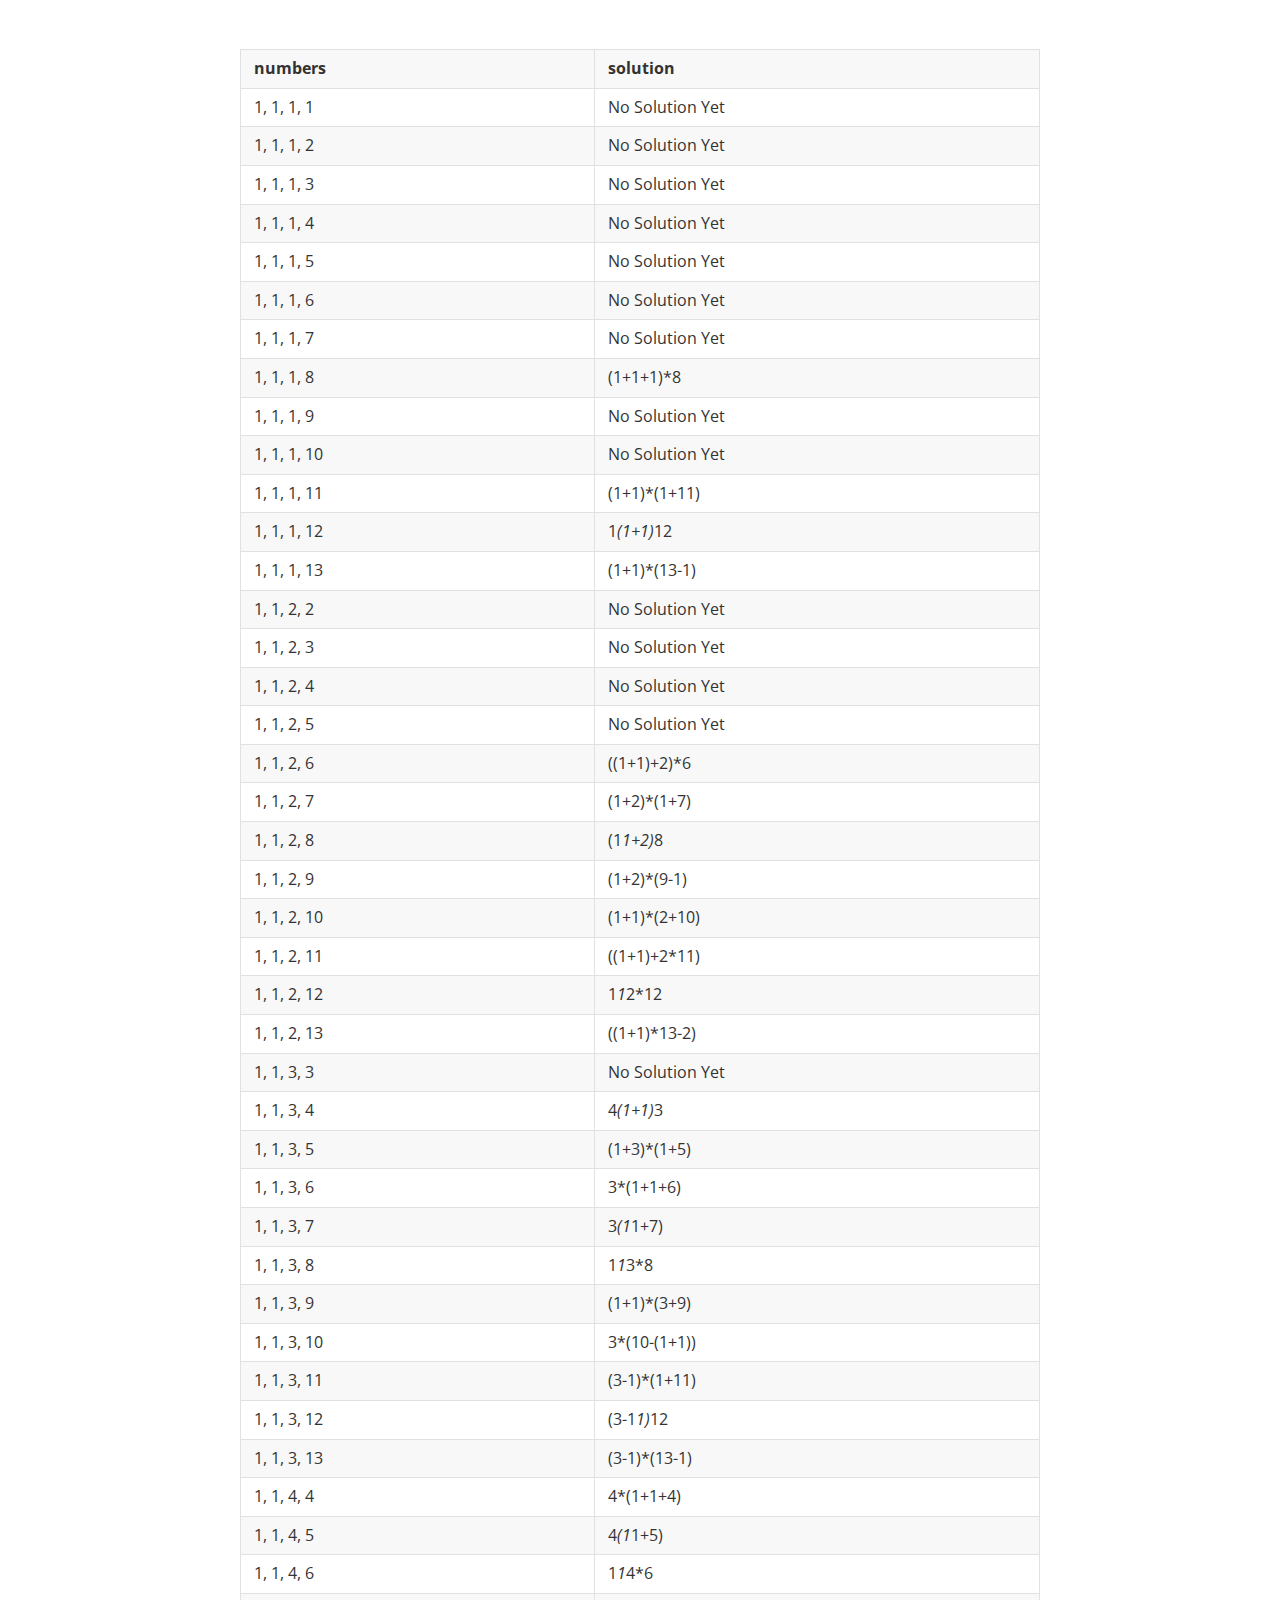
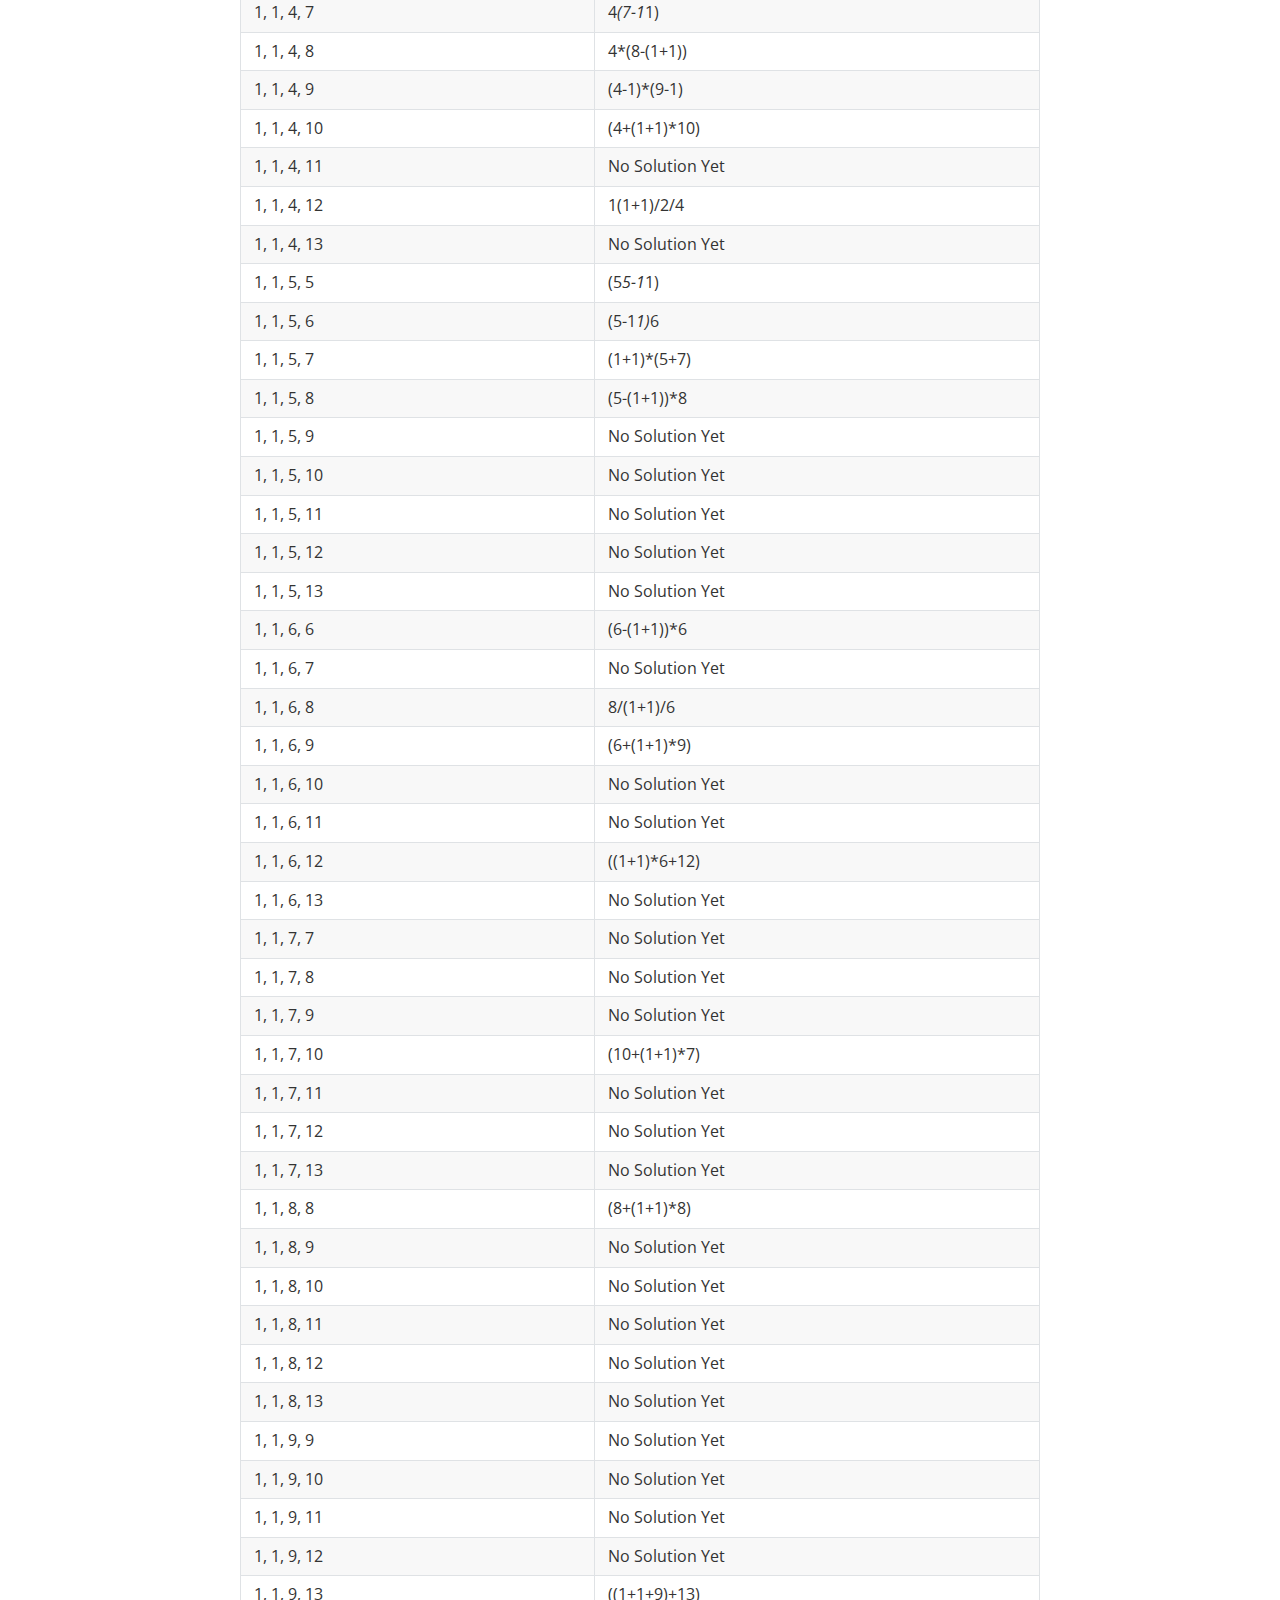
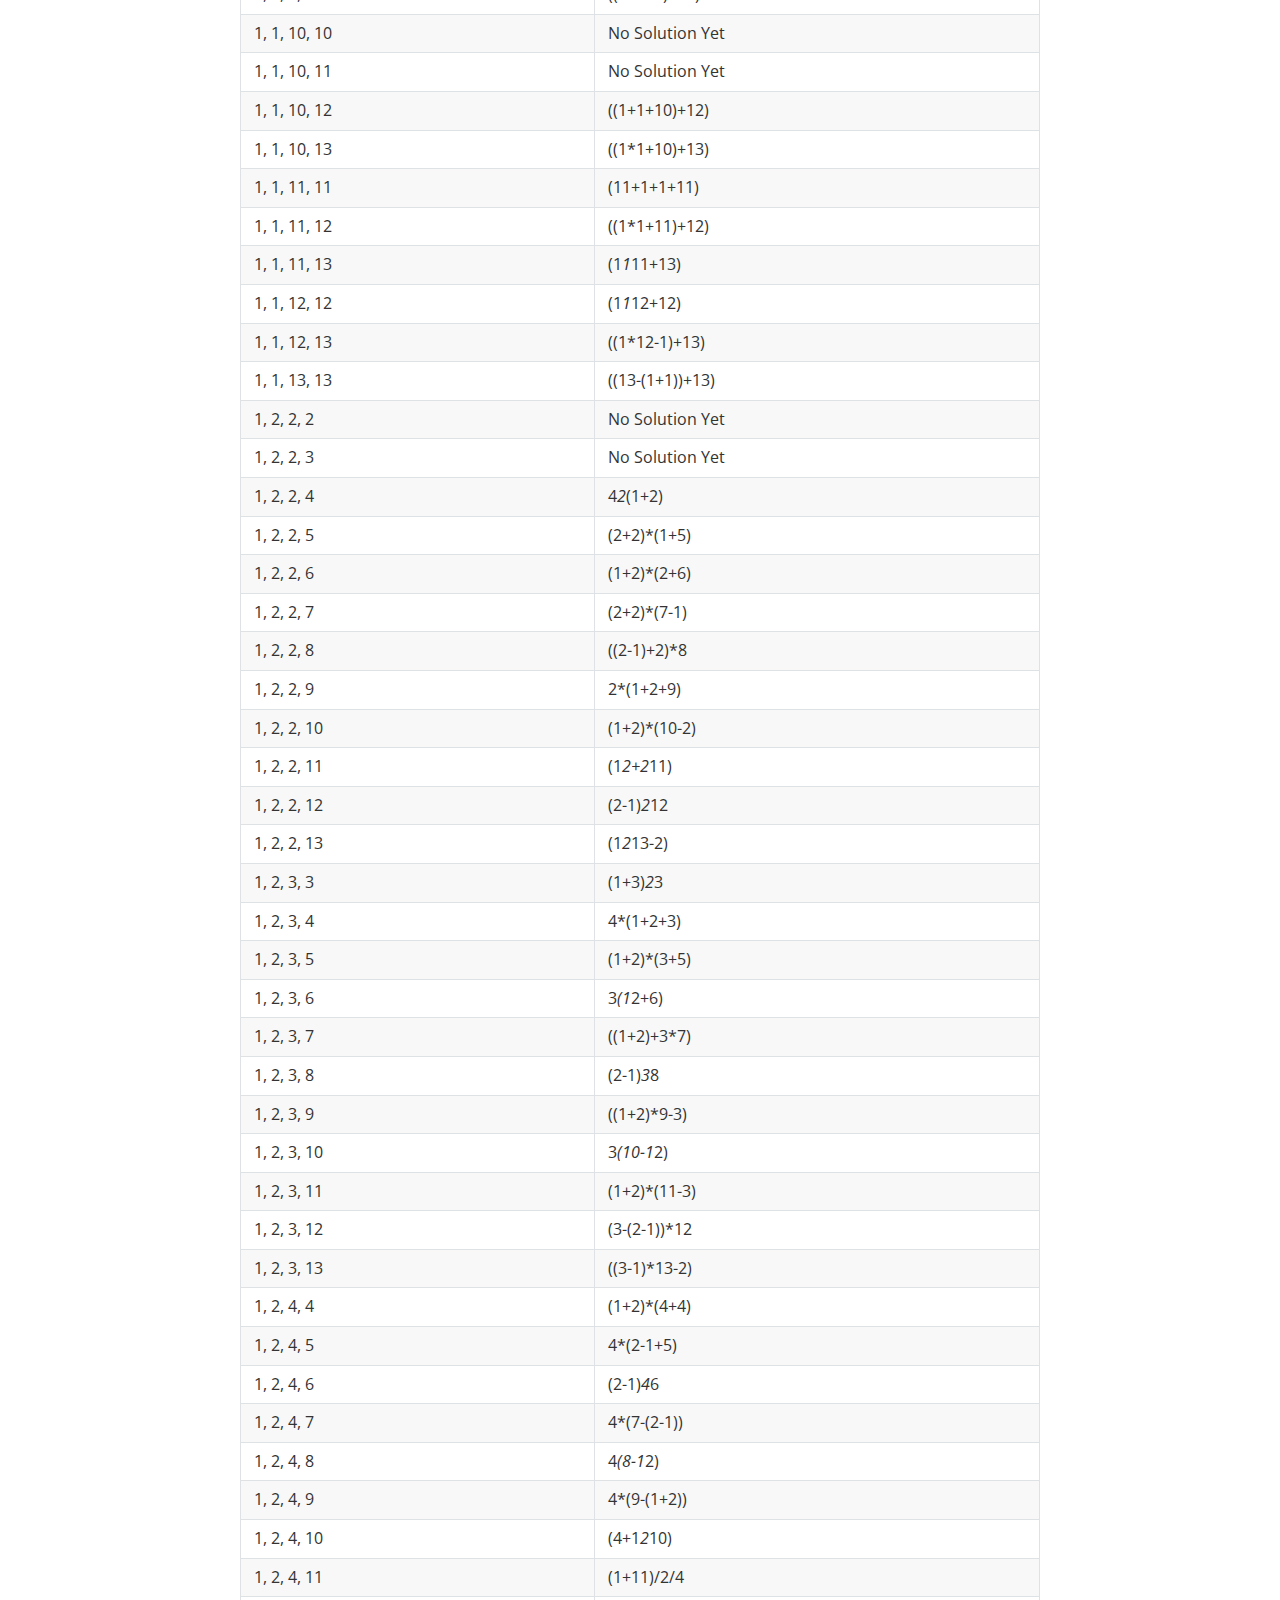
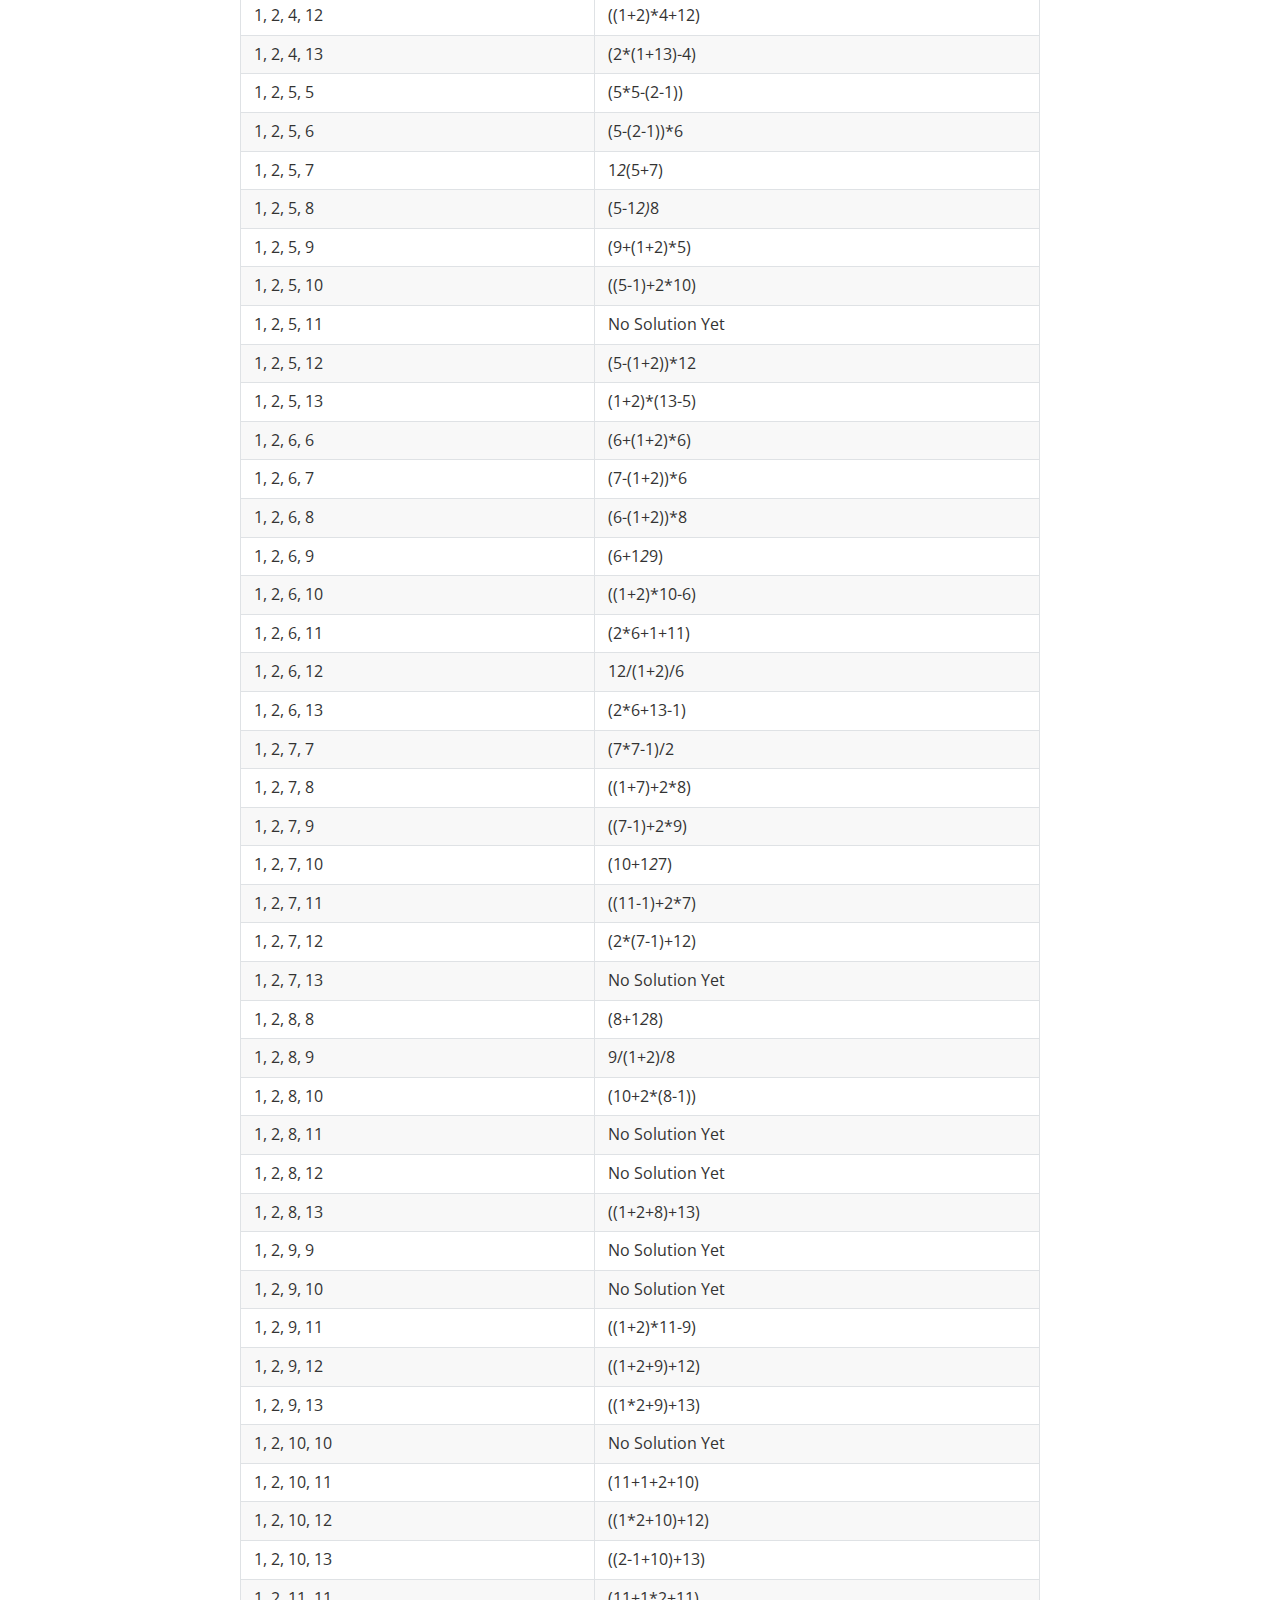
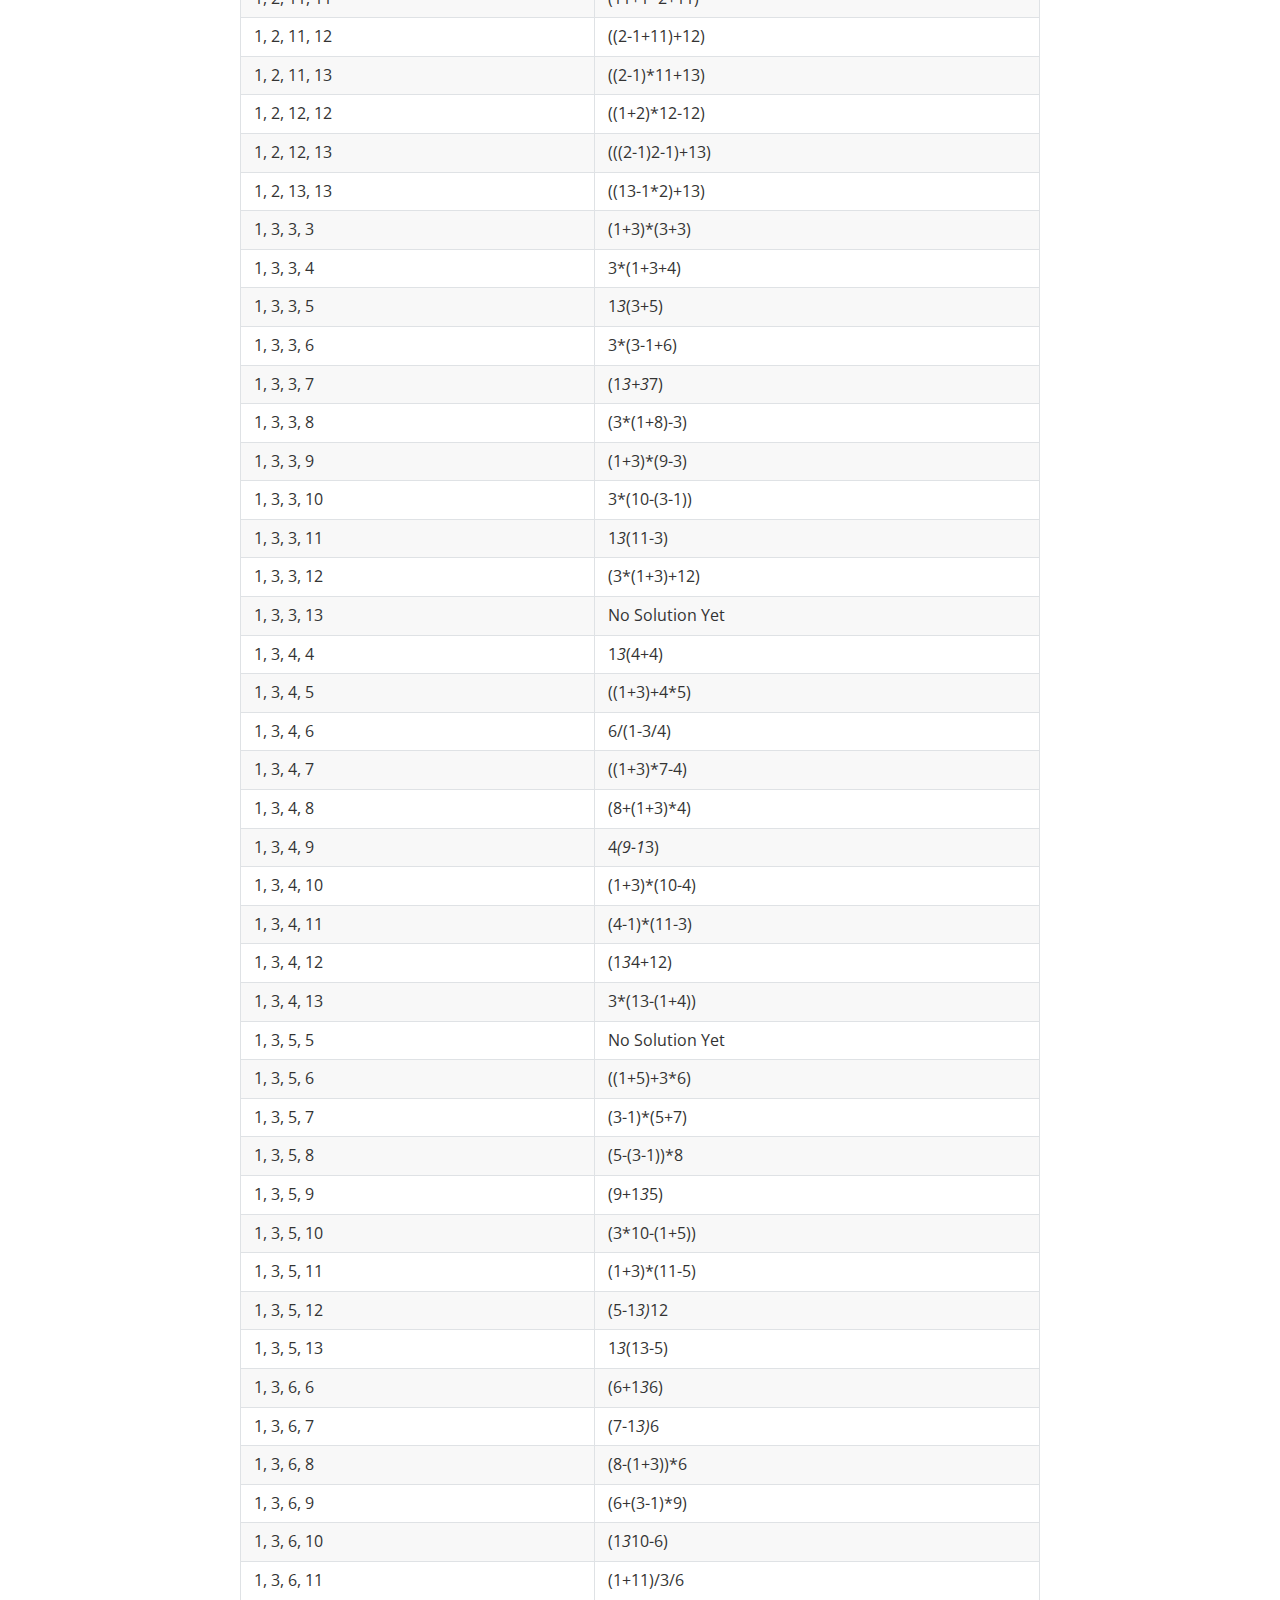
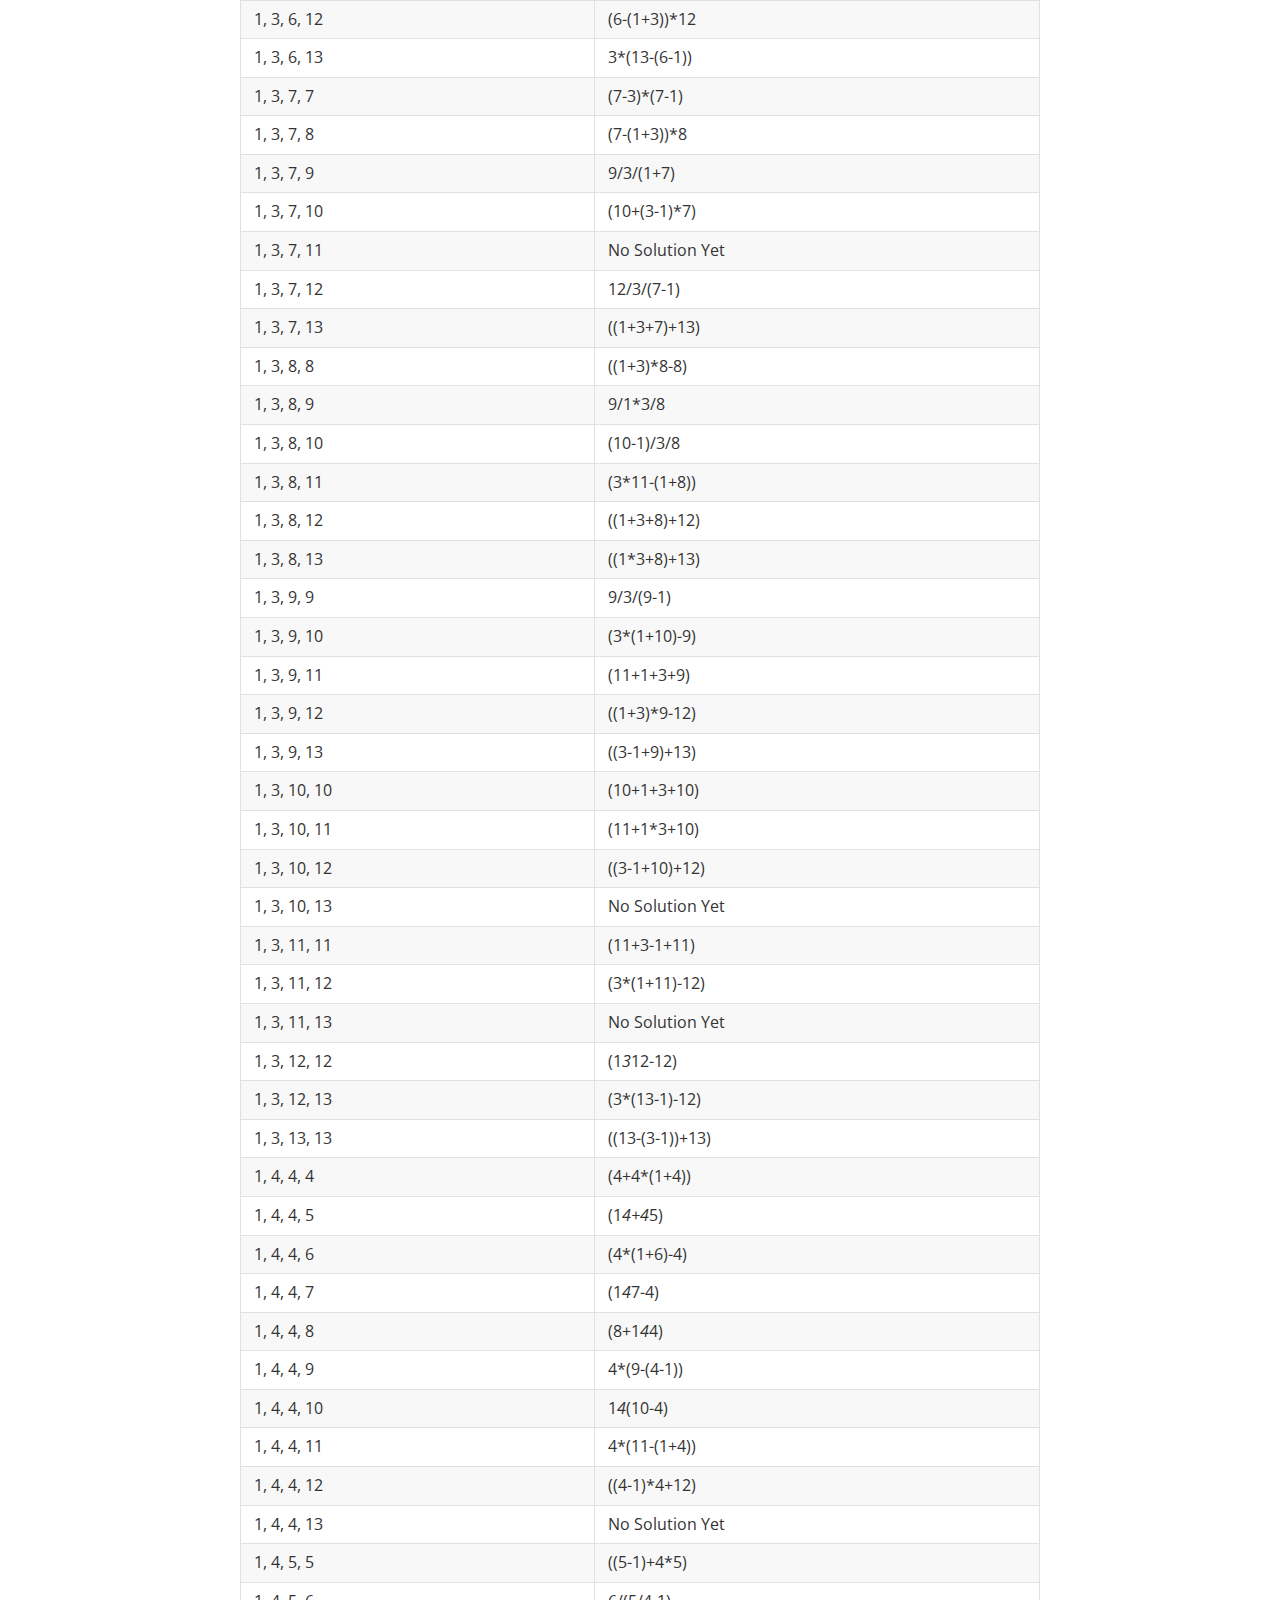
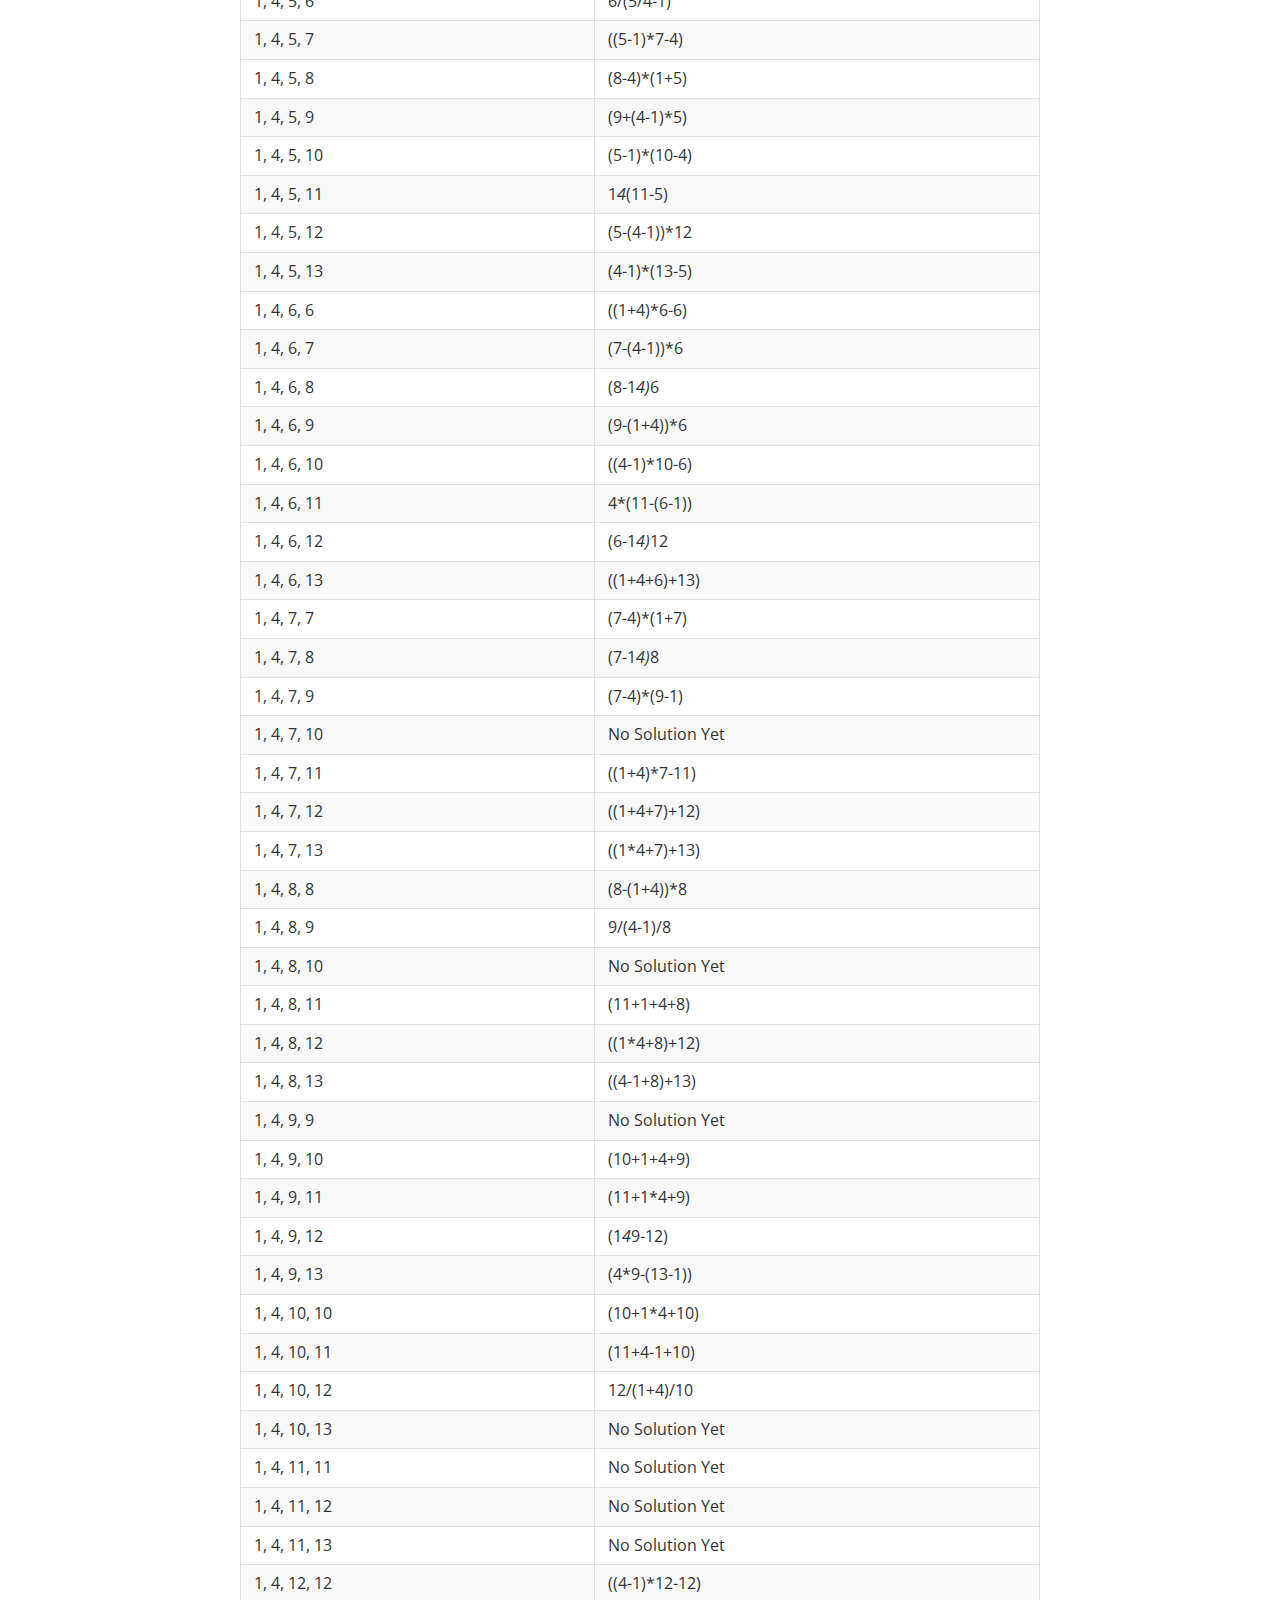
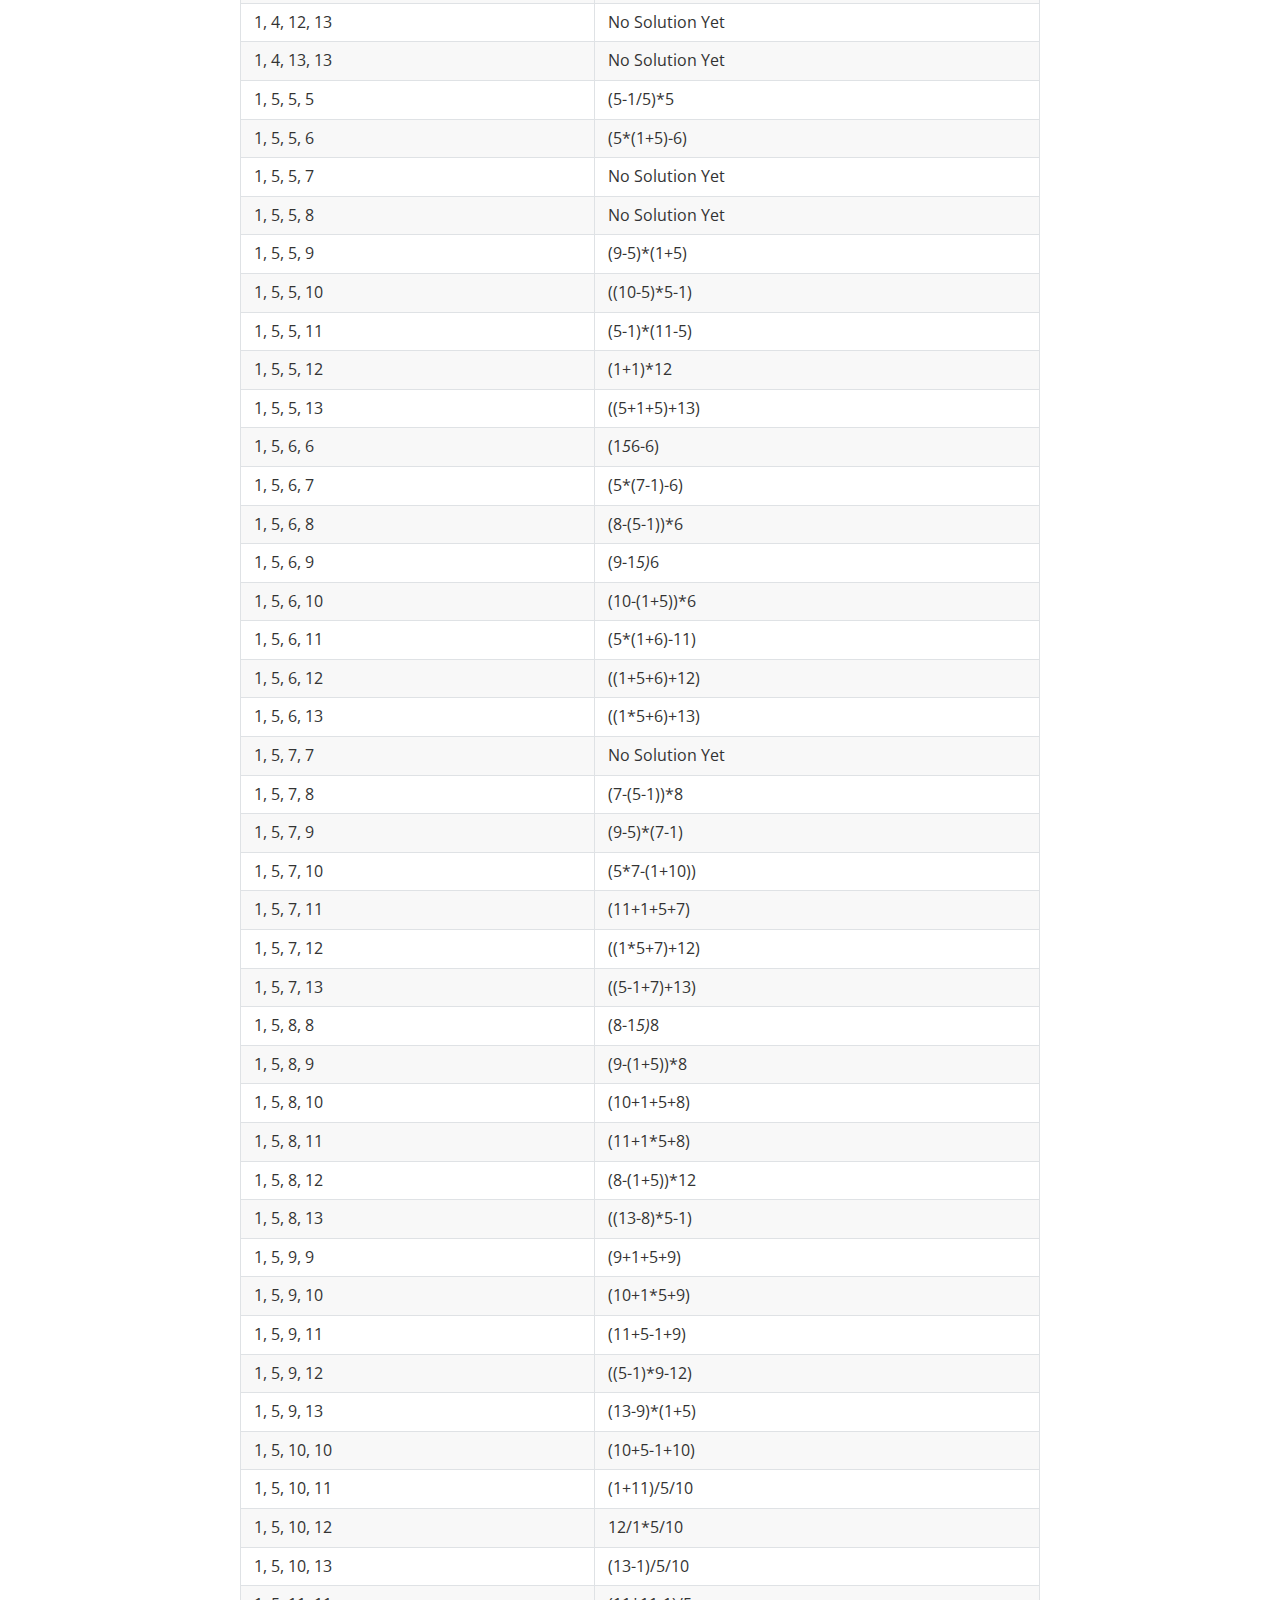
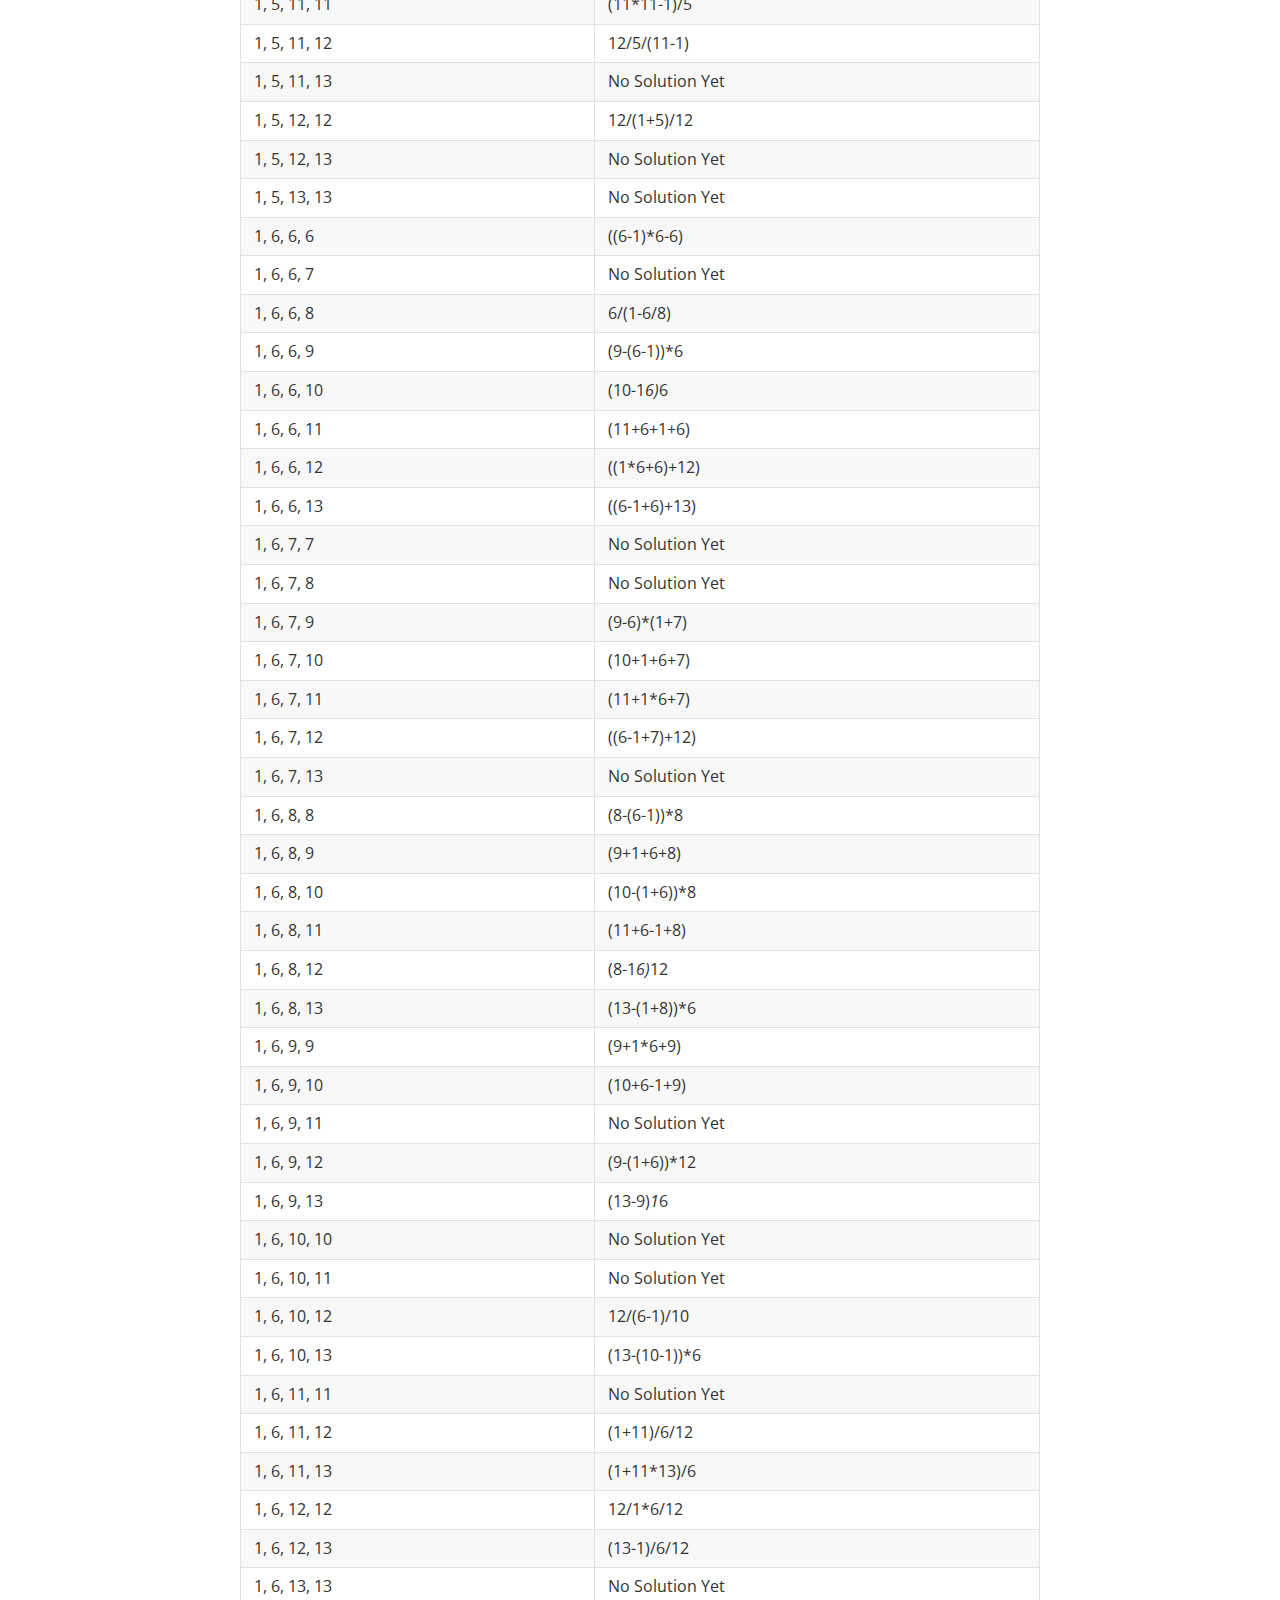
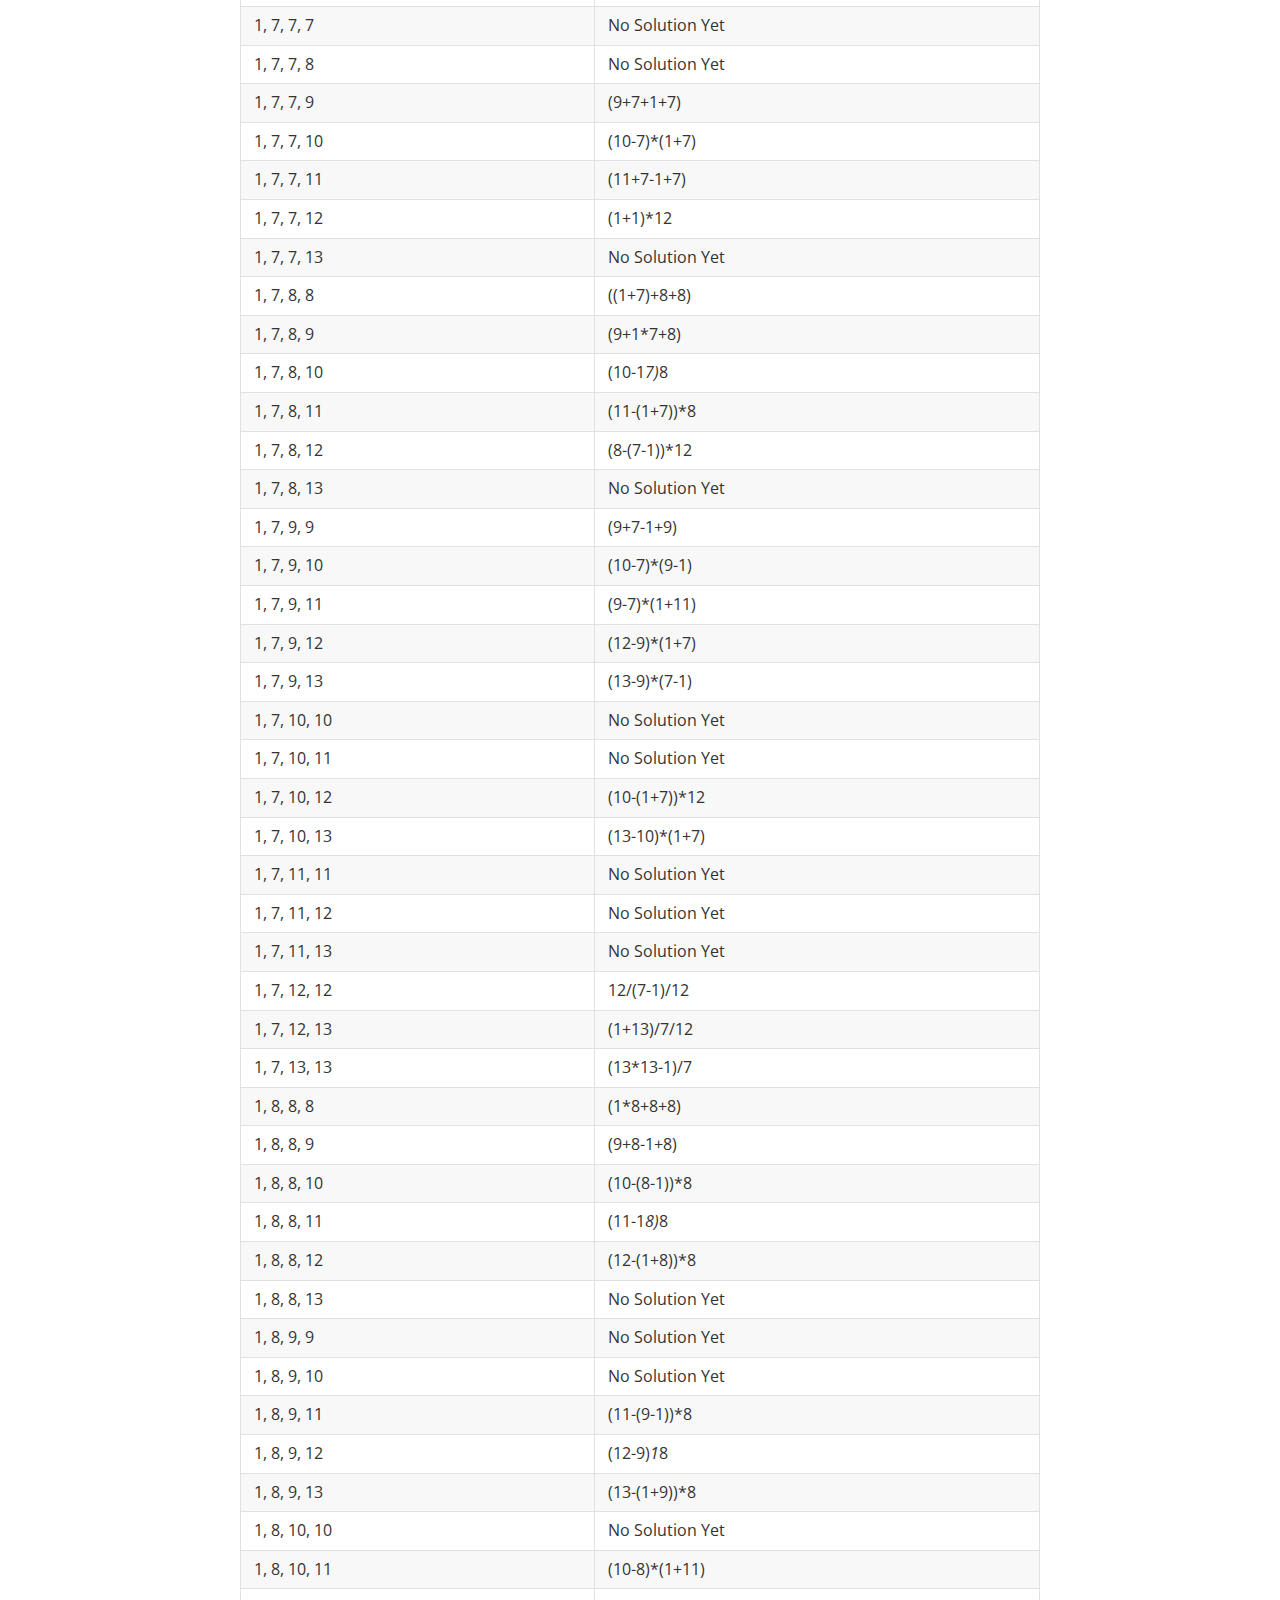
<file: 24_points/index.html>
<!doctype html>
<html>
<head>
<meta charset='UTF-8'><meta name='viewport' content='width=device-width initial-scale=1'>

<link href='https://fonts.loli.net/css?family=Open+Sans:400italic,700italic,700,400&subset=latin,latin-ext' rel='stylesheet' type='text/css' /><style type='text/css'>html {overflow-x: initial !important;}:root { --bg-color:#ffffff; --text-color:#333333; --select-text-bg-color:#B5D6FC; --select-text-font-color:auto; --monospace:"Lucida Console",Consolas,"Courier",monospace; --title-bar-height:20px; }
.mac-os-11 { --title-bar-height:28px; }
html { font-size: 14px; background-color: var(--bg-color); color: var(--text-color); font-family: "Helvetica Neue", Helvetica, Arial, sans-serif; -webkit-font-smoothing: antialiased; }
body { margin: 0px; padding: 0px; height: auto; bottom: 0px; top: 0px; left: 0px; right: 0px; font-size: 1rem; line-height: 1.42857; overflow-x: hidden; background: inherit; tab-size: 4; }
iframe { margin: auto; }
a.url { word-break: break-all; }
a:active, a:hover { outline: 0px; }
.in-text-selection, ::selection { text-shadow: none; background: var(--select-text-bg-color); color: var(--select-text-font-color); }
#write { margin: 0px auto; height: auto; width: inherit; word-break: normal; overflow-wrap: break-word; position: relative; white-space: normal; overflow-x: visible; padding-top: 36px; }
#write.first-line-indent p { text-indent: 2em; }
#write.first-line-indent li p, #write.first-line-indent p * { text-indent: 0px; }
#write.first-line-indent li { margin-left: 2em; }
.for-image #write { padding-left: 8px; padding-right: 8px; }
body.typora-export { padding-left: 30px; padding-right: 30px; }
.typora-export .footnote-line, .typora-export li, .typora-export p { white-space: pre-wrap; }
.typora-export .task-list-item input { pointer-events: none; }
@media screen and (max-width: 500px) {
  body.typora-export { padding-left: 0px; padding-right: 0px; }
  #write { padding-left: 20px; padding-right: 20px; }
  .CodeMirror-sizer { margin-left: 0px !important; }
  .CodeMirror-gutters { display: none !important; }
}
#write li > figure:last-child { margin-bottom: 0.5rem; }
#write ol, #write ul { position: relative; }
img { max-width: 100%; vertical-align: middle; image-orientation: from-image; }
button, input, select, textarea { color: inherit; font: inherit; }
input[type="checkbox"], input[type="radio"] { line-height: normal; padding: 0px; }
*, ::after, ::before { box-sizing: border-box; }
#write h1, #write h2, #write h3, #write h4, #write h5, #write h6, #write p, #write pre { width: inherit; }
#write h1, #write h2, #write h3, #write h4, #write h5, #write h6, #write p { position: relative; }
p { line-height: inherit; }
h1, h2, h3, h4, h5, h6 { break-after: avoid-page; break-inside: avoid; orphans: 4; }
p { orphans: 4; }
h1 { font-size: 2rem; }
h2 { font-size: 1.8rem; }
h3 { font-size: 1.6rem; }
h4 { font-size: 1.4rem; }
h5 { font-size: 1.2rem; }
h6 { font-size: 1rem; }
.md-math-block, .md-rawblock, h1, h2, h3, h4, h5, h6, p { margin-top: 1rem; margin-bottom: 1rem; }
.hidden { display: none; }
.md-blockmeta { color: rgb(204, 204, 204); font-weight: 700; font-style: italic; }
a { cursor: pointer; }
sup.md-footnote { padding: 2px 4px; background-color: rgba(238, 238, 238, 0.7); color: rgb(85, 85, 85); border-radius: 4px; cursor: pointer; }
sup.md-footnote a, sup.md-footnote a:hover { color: inherit; text-transform: inherit; text-decoration: inherit; }
#write input[type="checkbox"] { cursor: pointer; width: inherit; height: inherit; }
figure { overflow-x: auto; margin: 1.2em 0px; max-width: calc(100% + 16px); padding: 0px; }
figure > table { margin: 0px; }
tr { break-inside: avoid; break-after: auto; }
thead { display: table-header-group; }
table { border-collapse: collapse; border-spacing: 0px; width: 100%; overflow: auto; break-inside: auto; text-align: left; }
table.md-table td { min-width: 32px; }
.CodeMirror-gutters { border-right: 0px; background-color: inherit; }
.CodeMirror-linenumber { user-select: none; }
.CodeMirror { text-align: left; }
.CodeMirror-placeholder { opacity: 0.3; }
.CodeMirror pre { padding: 0px 4px; }
.CodeMirror-lines { padding: 0px; }
div.hr:focus { cursor: none; }
#write pre { white-space: pre-wrap; }
#write.fences-no-line-wrapping pre { white-space: pre; }
#write pre.ty-contain-cm { white-space: normal; }
.CodeMirror-gutters { margin-right: 4px; }
.md-fences { font-size: 0.9rem; display: block; break-inside: avoid; text-align: left; overflow: visible; white-space: pre; background: inherit; position: relative !important; }
.md-fences-adv-panel { width: 100%; margin-top: 10px; text-align: center; padding-top: 0px; padding-bottom: 8px; overflow-x: auto; }
#write .md-fences.mock-cm { white-space: pre-wrap; }
.md-fences.md-fences-with-lineno { padding-left: 0px; }
#write.fences-no-line-wrapping .md-fences.mock-cm { white-space: pre; overflow-x: auto; }
.md-fences.mock-cm.md-fences-with-lineno { padding-left: 8px; }
.CodeMirror-line, twitterwidget { break-inside: avoid; }
.footnotes { opacity: 0.8; font-size: 0.9rem; margin-top: 1em; margin-bottom: 1em; }
.footnotes + .footnotes { margin-top: 0px; }
.md-reset { margin: 0px; padding: 0px; border: 0px; outline: 0px; vertical-align: top; background: 0px 0px; text-decoration: none; text-shadow: none; float: none; position: static; width: auto; height: auto; white-space: nowrap; cursor: inherit; -webkit-tap-highlight-color: transparent; line-height: normal; font-weight: 400; text-align: left; box-sizing: content-box; direction: ltr; }
li div { padding-top: 0px; }
blockquote { margin: 1rem 0px; }
li .mathjax-block, li p { margin: 0.5rem 0px; }
li blockquote { margin: 1rem 0px; }
li { margin: 0px; position: relative; }
blockquote > :last-child { margin-bottom: 0px; }
blockquote > :first-child, li > :first-child { margin-top: 0px; }
.footnotes-area { color: rgb(136, 136, 136); margin-top: 0.714rem; padding-bottom: 0.143rem; white-space: normal; }
#write .footnote-line { white-space: pre-wrap; }
@media print {
  body, html { border: 1px solid transparent; height: 99%; break-after: avoid; break-before: avoid; font-variant-ligatures: no-common-ligatures; }
  #write { margin-top: 0px; padding-top: 0px; border-color: transparent !important; }
  .typora-export * { -webkit-print-color-adjust: exact; }
  .typora-export #write { break-after: avoid; }
  .typora-export #write::after { height: 0px; }
  .is-mac table { break-inside: avoid; }
  .typora-export-show-outline .typora-export-sidebar { display: none; }
}
.footnote-line { margin-top: 0.714em; font-size: 0.7em; }
a img, img a { cursor: pointer; }
pre.md-meta-block { font-size: 0.8rem; min-height: 0.8rem; white-space: pre-wrap; background: rgb(204, 204, 204); display: block; overflow-x: hidden; }
p > .md-image:only-child:not(.md-img-error) img, p > img:only-child { display: block; margin: auto; }
#write.first-line-indent p > .md-image:only-child:not(.md-img-error) img { left: -2em; position: relative; }
p > .md-image:only-child { display: inline-block; width: 100%; }
#write .MathJax_Display { margin: 0.8em 0px 0px; }
.md-math-block { width: 100%; }
.md-math-block:not(:empty)::after { display: none; }
.MathJax_ref { fill: currentcolor; }
[contenteditable="true"]:active, [contenteditable="true"]:focus, [contenteditable="false"]:active, [contenteditable="false"]:focus { outline: 0px; box-shadow: none; }
.md-task-list-item { position: relative; list-style-type: none; }
.task-list-item.md-task-list-item { padding-left: 0px; }
.md-task-list-item > input { position: absolute; top: 0px; left: 0px; margin-left: -1.2em; margin-top: calc(1em - 10px); border: none; }
.math { font-size: 1rem; }
.md-toc { min-height: 3.58rem; position: relative; font-size: 0.9rem; border-radius: 10px; }
.md-toc-content { position: relative; margin-left: 0px; }
.md-toc-content::after, .md-toc::after { display: none; }
.md-toc-item { display: block; color: rgb(65, 131, 196); }
.md-toc-item a { text-decoration: none; }
.md-toc-inner:hover { text-decoration: underline; }
.md-toc-inner { display: inline-block; cursor: pointer; }
.md-toc-h1 .md-toc-inner { margin-left: 0px; font-weight: 700; }
.md-toc-h2 .md-toc-inner { margin-left: 2em; }
.md-toc-h3 .md-toc-inner { margin-left: 4em; }
.md-toc-h4 .md-toc-inner { margin-left: 6em; }
.md-toc-h5 .md-toc-inner { margin-left: 8em; }
.md-toc-h6 .md-toc-inner { margin-left: 10em; }
@media screen and (max-width: 48em) {
  .md-toc-h3 .md-toc-inner { margin-left: 3.5em; }
  .md-toc-h4 .md-toc-inner { margin-left: 5em; }
  .md-toc-h5 .md-toc-inner { margin-left: 6.5em; }
  .md-toc-h6 .md-toc-inner { margin-left: 8em; }
}
a.md-toc-inner { font-size: inherit; font-style: inherit; font-weight: inherit; line-height: inherit; }
.footnote-line a:not(.reversefootnote) { color: inherit; }
.md-attr { display: none; }
.md-fn-count::after { content: "."; }
code, pre, samp, tt { font-family: var(--monospace); }
kbd { margin: 0px 0.1em; padding: 0.1em 0.6em; font-size: 0.8em; color: rgb(36, 39, 41); background: rgb(255, 255, 255); border: 1px solid rgb(173, 179, 185); border-radius: 3px; box-shadow: rgba(12, 13, 14, 0.2) 0px 1px 0px, rgb(255, 255, 255) 0px 0px 0px 2px inset; white-space: nowrap; vertical-align: middle; }
.md-comment { color: rgb(162, 127, 3); opacity: 0.8; font-family: var(--monospace); }
code { text-align: left; vertical-align: initial; }
a.md-print-anchor { white-space: pre !important; border-width: initial !important; border-style: none !important; border-color: initial !important; display: inline-block !important; position: absolute !important; width: 1px !important; right: 0px !important; outline: 0px !important; background: 0px 0px !important; text-decoration: initial !important; text-shadow: initial !important; }
.md-inline-math .MathJax_SVG .noError { display: none !important; }
.html-for-mac .inline-math-svg .MathJax_SVG { vertical-align: 0.2px; }
.md-fences-math .MathJax_SVG_Display, .md-math-block .MathJax_SVG_Display { text-align: center; margin: 0px; position: relative; text-indent: 0px; max-width: none; max-height: none; min-height: 0px; min-width: 100%; width: auto; overflow-y: visible; display: block !important; }
.MathJax_SVG_Display, .md-inline-math .MathJax_SVG_Display { width: auto; margin: inherit; display: inline-block !important; }
.MathJax_SVG .MJX-monospace { font-family: var(--monospace); }
.MathJax_SVG .MJX-sans-serif { font-family: sans-serif; }
.MathJax_SVG { display: inline; font-style: normal; font-weight: 400; line-height: normal; text-indent: 0px; text-align: left; text-transform: none; letter-spacing: normal; word-spacing: normal; overflow-wrap: normal; white-space: nowrap; float: none; direction: ltr; max-width: none; max-height: none; min-width: 0px; min-height: 0px; border: 0px; padding: 0px; margin: 0px; zoom: 90%; }
#math-inline-preview-content { zoom: 1.1; }
.MathJax_SVG * { transition: none 0s ease 0s; }
.MathJax_SVG_Display svg { vertical-align: middle !important; margin-bottom: 0px !important; margin-top: 0px !important; }
.os-windows.monocolor-emoji .md-emoji { font-family: "Segoe UI Symbol", sans-serif; }
.md-diagram-panel > svg { max-width: 100%; }
[lang="flow"] svg, [lang="mermaid"] svg { max-width: 100%; height: auto; }
[lang="mermaid"] .node text { font-size: 1rem; }
table tr th { border-bottom: 0px; }
video { max-width: 100%; display: block; margin: 0px auto; }
iframe { max-width: 100%; width: 100%; border: none; }
.highlight td, .highlight tr { border: 0px; }
mark { background: rgb(255, 255, 0); color: rgb(0, 0, 0); }
.md-html-inline .md-plain, .md-html-inline strong, mark .md-inline-math, mark strong { color: inherit; }
.md-expand mark .md-meta { opacity: 0.3 !important; }
mark .md-meta { color: rgb(0, 0, 0); }
@media print {
  .typora-export h1, .typora-export h2, .typora-export h3, .typora-export h4, .typora-export h5, .typora-export h6 { break-inside: avoid; }
}
.md-diagram-panel .messageText { stroke: none !important; }
.md-diagram-panel .start-state { fill: var(--node-fill); }
.md-diagram-panel .edgeLabel rect { opacity: 1 !important; }
.md-require-zoom-fix foreignobject { font-size: var(--mermaid-font-zoom); }
.md-fences.md-fences-math { font-size: 1em; }
.md-fences-math .MathJax_SVG_Display { margin-top: 8px; cursor: default; }
.md-fences-advanced:not(.md-focus) { padding: 0px; white-space: nowrap; border: 0px; }
.md-fences-advanced:not(.md-focus) { background: inherit; }
.typora-export-show-outline .typora-export-content { max-width: 1440px; margin: auto; display: flex; flex-direction: row; }
.typora-export-sidebar { width: 300px; font-size: 0.8rem; margin-top: 80px; margin-right: 18px; }
.typora-export-show-outline #write { --webkit-flex:2; flex: 2 1 0%; }
.typora-export-sidebar .outline-content { position: fixed; top: 0px; max-height: 100%; overflow: hidden auto; padding-bottom: 30px; padding-top: 60px; width: 300px; }
@media screen and (max-width: 1024px) {
  .typora-export-sidebar, .typora-export-sidebar .outline-content { width: 240px; }
}
@media screen and (max-width: 800px) {
  .typora-export-sidebar { display: none; }
}
.outline-content li, .outline-content ul { margin-left: 0px; margin-right: 0px; padding-left: 0px; padding-right: 0px; list-style: none; }
.outline-content ul { margin-top: 0px; margin-bottom: 0px; }
.outline-content strong { font-weight: 400; }
.outline-expander { width: 1rem; height: 1.42857rem; position: relative; display: table-cell; vertical-align: middle; cursor: pointer; padding-left: 4px; }
.outline-expander::before { content: ""; position: relative; font-family: Ionicons; display: inline-block; font-size: 8px; vertical-align: middle; }
.outline-item { padding-top: 3px; padding-bottom: 3px; cursor: pointer; }
.outline-expander:hover::before { content: ""; }
.outline-h1 > .outline-item { padding-left: 0px; }
.outline-h2 > .outline-item { padding-left: 1em; }
.outline-h3 > .outline-item { padding-left: 2em; }
.outline-h4 > .outline-item { padding-left: 3em; }
.outline-h5 > .outline-item { padding-left: 4em; }
.outline-h6 > .outline-item { padding-left: 5em; }
.outline-label { cursor: pointer; display: table-cell; vertical-align: middle; text-decoration: none; color: inherit; }
.outline-label:hover { text-decoration: underline; }
.outline-item:hover { border-color: rgb(245, 245, 245); background-color: var(--item-hover-bg-color); }
.outline-item:hover { margin-left: -28px; margin-right: -28px; border-left: 28px solid transparent; border-right: 28px solid transparent; }
.outline-item-single .outline-expander::before, .outline-item-single .outline-expander:hover::before { display: none; }
.outline-item-open > .outline-item > .outline-expander::before { content: ""; }
.outline-children { display: none; }
.info-panel-tab-wrapper { display: none; }
.outline-item-open > .outline-children { display: block; }
.typora-export .outline-item { padding-top: 1px; padding-bottom: 1px; }
.typora-export .outline-item:hover { margin-right: -8px; border-right: 8px solid transparent; }
.typora-export .outline-expander::before { content: "+"; font-family: inherit; top: -1px; }
.typora-export .outline-expander:hover::before, .typora-export .outline-item-open > .outline-item > .outline-expander::before { content: "−"; }
.typora-export-collapse-outline .outline-children { display: none; }
.typora-export-collapse-outline .outline-item-open > .outline-children, .typora-export-no-collapse-outline .outline-children { display: block; }
.typora-export-no-collapse-outline .outline-expander::before { content: "" !important; }
.typora-export-show-outline .outline-item-active > .outline-item .outline-label { font-weight: 700; }


:root {
    --side-bar-bg-color: #fafafa;
    --control-text-color: #777;
}

@include-when-export url(https://fonts.loli.net/css?family=Open+Sans:400italic,700italic,700,400&subset=latin,latin-ext);

/* open-sans-regular - latin-ext_latin */
  /* open-sans-italic - latin-ext_latin */
    /* open-sans-700 - latin-ext_latin */
    /* open-sans-700italic - latin-ext_latin */
  html {
    font-size: 16px;
}

body {
    font-family: "Open Sans","Clear Sans", "Helvetica Neue", Helvetica, Arial, sans-serif;
    color: rgb(51, 51, 51);
    line-height: 1.6;
}

#write {
    max-width: 860px;
  	margin: 0 auto;
  	padding: 30px;
    padding-bottom: 100px;
}

@media only screen and (min-width: 1400px) {
	#write {
		max-width: 1024px;
	}
}

@media only screen and (min-width: 1800px) {
	#write {
		max-width: 1200px;
	}
}

#write > ul:first-child,
#write > ol:first-child{
    margin-top: 30px;
}

a {
    color: #4183C4;
}
h1,
h2,
h3,
h4,
h5,
h6 {
    position: relative;
    margin-top: 1rem;
    margin-bottom: 1rem;
    font-weight: bold;
    line-height: 1.4;
    cursor: text;
}
h1:hover a.anchor,
h2:hover a.anchor,
h3:hover a.anchor,
h4:hover a.anchor,
h5:hover a.anchor,
h6:hover a.anchor {
    text-decoration: none;
}
h1 tt,
h1 code {
    font-size: inherit;
}
h2 tt,
h2 code {
    font-size: inherit;
}
h3 tt,
h3 code {
    font-size: inherit;
}
h4 tt,
h4 code {
    font-size: inherit;
}
h5 tt,
h5 code {
    font-size: inherit;
}
h6 tt,
h6 code {
    font-size: inherit;
}
h1 {
    font-size: 2.25em;
    line-height: 1.2;
    border-bottom: 1px solid #eee;
}
h2 {
    font-size: 1.75em;
    line-height: 1.225;
    border-bottom: 1px solid #eee;
}

/*@media print {
    .typora-export h1,
    .typora-export h2 {
        border-bottom: none;
        padding-bottom: initial;
    }

    .typora-export h1::after,
    .typora-export h2::after {
        content: "";
        display: block;
        height: 100px;
        margin-top: -96px;
        border-top: 1px solid #eee;
    }
}*/

h3 {
    font-size: 1.5em;
    line-height: 1.43;
}
h4 {
    font-size: 1.25em;
}
h5 {
    font-size: 1em;
}
h6 {
   font-size: 1em;
    color: #777;
}
p,
blockquote,
ul,
ol,
dl,
table{
    margin: 0.8em 0;
}
li>ol,
li>ul {
    margin: 0 0;
}
hr {
    height: 2px;
    padding: 0;
    margin: 16px 0;
    background-color: #e7e7e7;
    border: 0 none;
    overflow: hidden;
    box-sizing: content-box;
}

li p.first {
    display: inline-block;
}
ul,
ol {
    padding-left: 30px;
}
ul:first-child,
ol:first-child {
    margin-top: 0;
}
ul:last-child,
ol:last-child {
    margin-bottom: 0;
}
blockquote {
    border-left: 4px solid #dfe2e5;
    padding: 0 15px;
    color: #777777;
}
blockquote blockquote {
    padding-right: 0;
}
table {
    padding: 0;
    word-break: initial;
}
table tr {
    border: 1px solid #dfe2e5;
    margin: 0;
    padding: 0;
}
table tr:nth-child(2n),
thead {
    background-color: #f8f8f8;
}
table th {
    font-weight: bold;
    border: 1px solid #dfe2e5;
    border-bottom: 0;
    margin: 0;
    padding: 6px 13px;
}
table td {
    border: 1px solid #dfe2e5;
    margin: 0;
    padding: 6px 13px;
}
table th:first-child,
table td:first-child {
    margin-top: 0;
}
table th:last-child,
table td:last-child {
    margin-bottom: 0;
}

.CodeMirror-lines {
    padding-left: 4px;
}

.code-tooltip {
    box-shadow: 0 1px 1px 0 rgba(0,28,36,.3);
    border-top: 1px solid #eef2f2;
}

.md-fences,
code,
tt {
    border: 1px solid #e7eaed;
    background-color: #f8f8f8;
    border-radius: 3px;
    padding: 0;
    padding: 2px 4px 0px 4px;
    font-size: 0.9em;
}

code {
    background-color: #f3f4f4;
    padding: 0 2px 0 2px;
}

.md-fences {
    margin-bottom: 15px;
    margin-top: 15px;
    padding-top: 8px;
    padding-bottom: 6px;
}


.md-task-list-item > input {
  margin-left: -1.3em;
}

@media print {
    html {
        font-size: 13px;
    }
    table,
    pre {
        page-break-inside: avoid;
    }
    pre {
        word-wrap: break-word;
    }
}

.md-fences {
	background-color: #f8f8f8;
}
#write pre.md-meta-block {
	padding: 1rem;
    font-size: 85%;
    line-height: 1.45;
    background-color: #f7f7f7;
    border: 0;
    border-radius: 3px;
    color: #777777;
    margin-top: 0 !important;
}

.mathjax-block>.code-tooltip {
	bottom: .375rem;
}

.md-mathjax-midline {
    background: #fafafa;
}

#write>h3.md-focus:before{
	left: -1.5625rem;
	top: .375rem;
}
#write>h4.md-focus:before{
	left: -1.5625rem;
	top: .285714286rem;
}
#write>h5.md-focus:before{
	left: -1.5625rem;
	top: .285714286rem;
}
#write>h6.md-focus:before{
	left: -1.5625rem;
	top: .285714286rem;
}
.md-image>.md-meta {
    /*border: 1px solid #ddd;*/
    border-radius: 3px;
    padding: 2px 0px 0px 4px;
    font-size: 0.9em;
    color: inherit;
}

.md-tag {
    color: #a7a7a7;
    opacity: 1;
}

.md-toc { 
    margin-top:20px;
    padding-bottom:20px;
}

.sidebar-tabs {
    border-bottom: none;
}

#typora-quick-open {
    border: 1px solid #ddd;
    background-color: #f8f8f8;
}

#typora-quick-open-item {
    background-color: #FAFAFA;
    border-color: #FEFEFE #e5e5e5 #e5e5e5 #eee;
    border-style: solid;
    border-width: 1px;
}

/** focus mode */
.on-focus-mode blockquote {
    border-left-color: rgba(85, 85, 85, 0.12);
}

header, .context-menu, .megamenu-content, footer{
    font-family: "Segoe UI", "Arial", sans-serif;
}

.file-node-content:hover .file-node-icon,
.file-node-content:hover .file-node-open-state{
    visibility: visible;
}

.mac-seamless-mode #typora-sidebar {
    background-color: #fafafa;
    background-color: var(--side-bar-bg-color);
}

.md-lang {
    color: #b4654d;
}

/*.html-for-mac {
    --item-hover-bg-color: #E6F0FE;
}*/

#md-notification .btn {
    border: 0;
}

.dropdown-menu .divider {
    border-color: #e5e5e5;
    opacity: 0.4;
}

.ty-preferences .window-content {
    background-color: #fafafa;
}

.ty-preferences .nav-group-item.active {
    color: white;
    background: #999;
}

.menu-item-container a.menu-style-btn {
    background-color: #f5f8fa;
    background-image: linear-gradient( 180deg , hsla(0, 0%, 100%, 0.8), hsla(0, 0%, 100%, 0)); 
}



</style><title>24_point</title>
</head>
<body class='typora-export os-windows'><div class='typora-export-content'>
<div id='write'  class=''><figure><table><thead><tr><th><span>numbers</span></th><th><span>solution</span></th></tr></thead><tbody><tr><td><span>1, 1, 1, 1</span></td><td><span>No Solution Yet</span></td></tr><tr><td><span>1, 1, 1, 2</span></td><td><span>No Solution Yet</span></td></tr><tr><td><span>1, 1, 1, 3</span></td><td><span>No Solution Yet</span></td></tr><tr><td><span>1, 1, 1, 4</span></td><td><span>No Solution Yet</span></td></tr><tr><td><span>1, 1, 1, 5</span></td><td><span>No Solution Yet</span></td></tr><tr><td><span>1, 1, 1, 6</span></td><td><span>No Solution Yet</span></td></tr><tr><td><span>1, 1, 1, 7</span></td><td><span>No Solution Yet</span></td></tr><tr><td><span>1, 1, 1, 8</span></td><td><span>(1+1+1)*8</span></td></tr><tr><td><span>1, 1, 1, 9</span></td><td><span>No Solution Yet</span></td></tr><tr><td><span>1, 1, 1, 10</span></td><td><span>No Solution Yet</span></td></tr><tr><td><span>1, 1, 1, 11</span></td><td><span>(1+1)*(1+11)</span></td></tr><tr><td><span>1, 1, 1, 12</span></td><td><span>1</span><em><span>(1+1)</span></em><span>12</span></td></tr><tr><td><span>1, 1, 1, 13</span></td><td><span>(1+1)*(13-1)</span></td></tr><tr><td><span>1, 1, 2, 2</span></td><td><span>No Solution Yet</span></td></tr><tr><td><span>1, 1, 2, 3</span></td><td><span>No Solution Yet</span></td></tr><tr><td><span>1, 1, 2, 4</span></td><td><span>No Solution Yet</span></td></tr><tr><td><span>1, 1, 2, 5</span></td><td><span>No Solution Yet</span></td></tr><tr><td><span>1, 1, 2, 6</span></td><td><span>((1+1)+2)*6</span></td></tr><tr><td><span>1, 1, 2, 7</span></td><td><span>(1+2)*(1+7)</span></td></tr><tr><td><span>1, 1, 2, 8</span></td><td><span>(1</span><em><span>1+2)</span></em><span>8</span></td></tr><tr><td><span>1, 1, 2, 9</span></td><td><span>(1+2)*(9-1)</span></td></tr><tr><td><span>1, 1, 2, 10</span></td><td><span>(1+1)*(2+10)</span></td></tr><tr><td><span>1, 1, 2, 11</span></td><td><span>((1+1)+2*11)</span></td></tr><tr><td><span>1, 1, 2, 12</span></td><td><span>1</span><em><span>1</span></em><span>2*12</span></td></tr><tr><td><span>1, 1, 2, 13</span></td><td><span>((1+1)*13-2)</span></td></tr><tr><td><span>1, 1, 3, 3</span></td><td><span>No Solution Yet</span></td></tr><tr><td><span>1, 1, 3, 4</span></td><td><span>4</span><em><span>(1+1)</span></em><span>3</span></td></tr><tr><td><span>1, 1, 3, 5</span></td><td><span>(1+3)*(1+5)</span></td></tr><tr><td><span>1, 1, 3, 6</span></td><td><span>3*(1+1+6)</span></td></tr><tr><td><span>1, 1, 3, 7</span></td><td><span>3</span><em><span>(1</span></em><span>1+7)</span></td></tr><tr><td><span>1, 1, 3, 8</span></td><td><span>1</span><em><span>1</span></em><span>3*8</span></td></tr><tr><td><span>1, 1, 3, 9</span></td><td><span>(1+1)*(3+9)</span></td></tr><tr><td><span>1, 1, 3, 10</span></td><td><span>3*(10-(1+1))</span></td></tr><tr><td><span>1, 1, 3, 11</span></td><td><span>(3-1)*(1+11)</span></td></tr><tr><td><span>1, 1, 3, 12</span></td><td><span>(3-1</span><em><span>1)</span></em><span>12</span></td></tr><tr><td><span>1, 1, 3, 13</span></td><td><span>(3-1)*(13-1)</span></td></tr><tr><td><span>1, 1, 4, 4</span></td><td><span>4*(1+1+4)</span></td></tr><tr><td><span>1, 1, 4, 5</span></td><td><span>4</span><em><span>(1</span></em><span>1+5)</span></td></tr><tr><td><span>1, 1, 4, 6</span></td><td><span>1</span><em><span>1</span></em><span>4*6</span></td></tr><tr><td><span>1, 1, 4, 7</span></td><td><span>4</span><em><span>(7-1</span></em><span>1)</span></td></tr><tr><td><span>1, 1, 4, 8</span></td><td><span>4*(8-(1+1))</span></td></tr><tr><td><span>1, 1, 4, 9</span></td><td><span>(4-1)*(9-1)</span></td></tr><tr><td><span>1, 1, 4, 10</span></td><td><span>(4+(1+1)*10)</span></td></tr><tr><td><span>1, 1, 4, 11</span></td><td><span>No Solution Yet</span></td></tr><tr><td><span>1, 1, 4, 12</span></td><td><span>1(1+1)/2/4</span></td></tr><tr><td><span>1, 1, 4, 13</span></td><td><span>No Solution Yet</span></td></tr><tr><td><span>1, 1, 5, 5</span></td><td><span>(5</span><em><span>5-1</span></em><span>1)</span></td></tr><tr><td><span>1, 1, 5, 6</span></td><td><span>(5-1</span><em><span>1)</span></em><span>6</span></td></tr><tr><td><span>1, 1, 5, 7</span></td><td><span>(1+1)*(5+7)</span></td></tr><tr><td><span>1, 1, 5, 8</span></td><td><span>(5-(1+1))*8</span></td></tr><tr><td><span>1, 1, 5, 9</span></td><td><span>No Solution Yet</span></td></tr><tr><td><span>1, 1, 5, 10</span></td><td><span>No Solution Yet</span></td></tr><tr><td><span>1, 1, 5, 11</span></td><td><span>No Solution Yet</span></td></tr><tr><td><span>1, 1, 5, 12</span></td><td><span>No Solution Yet</span></td></tr><tr><td><span>1, 1, 5, 13</span></td><td><span>No Solution Yet</span></td></tr><tr><td><span>1, 1, 6, 6</span></td><td><span>(6-(1+1))*6</span></td></tr><tr><td><span>1, 1, 6, 7</span></td><td><span>No Solution Yet</span></td></tr><tr><td><span>1, 1, 6, 8</span></td><td><span>8/(1+1)/6</span></td></tr><tr><td><span>1, 1, 6, 9</span></td><td><span>(6+(1+1)*9)</span></td></tr><tr><td><span>1, 1, 6, 10</span></td><td><span>No Solution Yet</span></td></tr><tr><td><span>1, 1, 6, 11</span></td><td><span>No Solution Yet</span></td></tr><tr><td><span>1, 1, 6, 12</span></td><td><span>((1+1)*6+12)</span></td></tr><tr><td><span>1, 1, 6, 13</span></td><td><span>No Solution Yet</span></td></tr><tr><td><span>1, 1, 7, 7</span></td><td><span>No Solution Yet</span></td></tr><tr><td><span>1, 1, 7, 8</span></td><td><span>No Solution Yet</span></td></tr><tr><td><span>1, 1, 7, 9</span></td><td><span>No Solution Yet</span></td></tr><tr><td><span>1, 1, 7, 10</span></td><td><span>(10+(1+1)*7)</span></td></tr><tr><td><span>1, 1, 7, 11</span></td><td><span>No Solution Yet</span></td></tr><tr><td><span>1, 1, 7, 12</span></td><td><span>No Solution Yet</span></td></tr><tr><td><span>1, 1, 7, 13</span></td><td><span>No Solution Yet</span></td></tr><tr><td><span>1, 1, 8, 8</span></td><td><span>(8+(1+1)*8)</span></td></tr><tr><td><span>1, 1, 8, 9</span></td><td><span>No Solution Yet</span></td></tr><tr><td><span>1, 1, 8, 10</span></td><td><span>No Solution Yet</span></td></tr><tr><td><span>1, 1, 8, 11</span></td><td><span>No Solution Yet</span></td></tr><tr><td><span>1, 1, 8, 12</span></td><td><span>No Solution Yet</span></td></tr><tr><td><span>1, 1, 8, 13</span></td><td><span>No Solution Yet</span></td></tr><tr><td><span>1, 1, 9, 9</span></td><td><span>No Solution Yet</span></td></tr><tr><td><span>1, 1, 9, 10</span></td><td><span>No Solution Yet</span></td></tr><tr><td><span>1, 1, 9, 11</span></td><td><span>No Solution Yet</span></td></tr><tr><td><span>1, 1, 9, 12</span></td><td><span>No Solution Yet</span></td></tr><tr><td><span>1, 1, 9, 13</span></td><td><span>((1+1+9)+13)</span></td></tr><tr><td><span>1, 1, 10, 10</span></td><td><span>No Solution Yet</span></td></tr><tr><td><span>1, 1, 10, 11</span></td><td><span>No Solution Yet</span></td></tr><tr><td><span>1, 1, 10, 12</span></td><td><span>((1+1+10)+12)</span></td></tr><tr><td><span>1, 1, 10, 13</span></td><td><span>((1*1+10)+13)</span></td></tr><tr><td><span>1, 1, 11, 11</span></td><td><span>(11+1+1+11)</span></td></tr><tr><td><span>1, 1, 11, 12</span></td><td><span>((1*1+11)+12)</span></td></tr><tr><td><span>1, 1, 11, 13</span></td><td><span>(1</span><em><span>1</span></em><span>11+13)</span></td></tr><tr><td><span>1, 1, 12, 12</span></td><td><span>(1</span><em><span>1</span></em><span>12+12)</span></td></tr><tr><td><span>1, 1, 12, 13</span></td><td><span>((1*12-1)+13)</span></td></tr><tr><td><span>1, 1, 13, 13</span></td><td><span>((13-(1+1))+13)</span></td></tr><tr><td><span>1, 2, 2, 2</span></td><td><span>No Solution Yet</span></td></tr><tr><td><span>1, 2, 2, 3</span></td><td><span>No Solution Yet</span></td></tr><tr><td><span>1, 2, 2, 4</span></td><td><span>4</span><em><span>2</span></em><span>(1+2)</span></td></tr><tr><td><span>1, 2, 2, 5</span></td><td><span>(2+2)*(1+5)</span></td></tr><tr><td><span>1, 2, 2, 6</span></td><td><span>(1+2)*(2+6)</span></td></tr><tr><td><span>1, 2, 2, 7</span></td><td><span>(2+2)*(7-1)</span></td></tr><tr><td><span>1, 2, 2, 8</span></td><td><span>((2-1)+2)*8</span></td></tr><tr><td><span>1, 2, 2, 9</span></td><td><span>2*(1+2+9)</span></td></tr><tr><td><span>1, 2, 2, 10</span></td><td><span>(1+2)*(10-2)</span></td></tr><tr><td><span>1, 2, 2, 11</span></td><td><span>(1</span><em><span>2+2</span></em><span>11)</span></td></tr><tr><td><span>1, 2, 2, 12</span></td><td><span>(2-1)</span><em><span>2</span></em><span>12</span></td></tr><tr><td><span>1, 2, 2, 13</span></td><td><span>(1</span><em><span>2</span></em><span>13-2)</span></td></tr><tr><td><span>1, 2, 3, 3</span></td><td><span>(1+3)</span><em><span>2</span></em><span>3</span></td></tr><tr><td><span>1, 2, 3, 4</span></td><td><span>4*(1+2+3)</span></td></tr><tr><td><span>1, 2, 3, 5</span></td><td><span>(1+2)*(3+5)</span></td></tr><tr><td><span>1, 2, 3, 6</span></td><td><span>3</span><em><span>(1</span></em><span>2+6)</span></td></tr><tr><td><span>1, 2, 3, 7</span></td><td><span>((1+2)+3*7)</span></td></tr><tr><td><span>1, 2, 3, 8</span></td><td><span>(2-1)</span><em><span>3</span></em><span>8</span></td></tr><tr><td><span>1, 2, 3, 9</span></td><td><span>((1+2)*9-3)</span></td></tr><tr><td><span>1, 2, 3, 10</span></td><td><span>3</span><em><span>(10-1</span></em><span>2)</span></td></tr><tr><td><span>1, 2, 3, 11</span></td><td><span>(1+2)*(11-3)</span></td></tr><tr><td><span>1, 2, 3, 12</span></td><td><span>(3-(2-1))*12</span></td></tr><tr><td><span>1, 2, 3, 13</span></td><td><span>((3-1)*13-2)</span></td></tr><tr><td><span>1, 2, 4, 4</span></td><td><span>(1+2)*(4+4)</span></td></tr><tr><td><span>1, 2, 4, 5</span></td><td><span>4*(2-1+5)</span></td></tr><tr><td><span>1, 2, 4, 6</span></td><td><span>(2-1)</span><em><span>4</span></em><span>6</span></td></tr><tr><td><span>1, 2, 4, 7</span></td><td><span>4*(7-(2-1))</span></td></tr><tr><td><span>1, 2, 4, 8</span></td><td><span>4</span><em><span>(8-1</span></em><span>2)</span></td></tr><tr><td><span>1, 2, 4, 9</span></td><td><span>4*(9-(1+2))</span></td></tr><tr><td><span>1, 2, 4, 10</span></td><td><span>(4+1</span><em><span>2</span></em><span>10)</span></td></tr><tr><td><span>1, 2, 4, 11</span></td><td><span>(1+11)/2/4</span></td></tr><tr><td><span>1, 2, 4, 12</span></td><td><span>((1+2)*4+12)</span></td></tr><tr><td><span>1, 2, 4, 13</span></td><td><span>(2*(1+13)-4)</span></td></tr><tr><td><span>1, 2, 5, 5</span></td><td><span>(5*5-(2-1))</span></td></tr><tr><td><span>1, 2, 5, 6</span></td><td><span>(5-(2-1))*6</span></td></tr><tr><td><span>1, 2, 5, 7</span></td><td><span>1</span><em><span>2</span></em><span>(5+7)</span></td></tr><tr><td><span>1, 2, 5, 8</span></td><td><span>(5-1</span><em><span>2)</span></em><span>8</span></td></tr><tr><td><span>1, 2, 5, 9</span></td><td><span>(9+(1+2)*5)</span></td></tr><tr><td><span>1, 2, 5, 10</span></td><td><span>((5-1)+2*10)</span></td></tr><tr><td><span>1, 2, 5, 11</span></td><td><span>No Solution Yet</span></td></tr><tr><td><span>1, 2, 5, 12</span></td><td><span>(5-(1+2))*12</span></td></tr><tr><td><span>1, 2, 5, 13</span></td><td><span>(1+2)*(13-5)</span></td></tr><tr><td><span>1, 2, 6, 6</span></td><td><span>(6+(1+2)*6)</span></td></tr><tr><td><span>1, 2, 6, 7</span></td><td><span>(7-(1+2))*6</span></td></tr><tr><td><span>1, 2, 6, 8</span></td><td><span>(6-(1+2))*8</span></td></tr><tr><td><span>1, 2, 6, 9</span></td><td><span>(6+1</span><em><span>2</span></em><span>9)</span></td></tr><tr><td><span>1, 2, 6, 10</span></td><td><span>((1+2)*10-6)</span></td></tr><tr><td><span>1, 2, 6, 11</span></td><td><span>(2*6+1+11)</span></td></tr><tr><td><span>1, 2, 6, 12</span></td><td><span>12/(1+2)/6</span></td></tr><tr><td><span>1, 2, 6, 13</span></td><td><span>(2*6+13-1)</span></td></tr><tr><td><span>1, 2, 7, 7</span></td><td><span>(7*7-1)/2</span></td></tr><tr><td><span>1, 2, 7, 8</span></td><td><span>((1+7)+2*8)</span></td></tr><tr><td><span>1, 2, 7, 9</span></td><td><span>((7-1)+2*9)</span></td></tr><tr><td><span>1, 2, 7, 10</span></td><td><span>(10+1</span><em><span>2</span></em><span>7)</span></td></tr><tr><td><span>1, 2, 7, 11</span></td><td><span>((11-1)+2*7)</span></td></tr><tr><td><span>1, 2, 7, 12</span></td><td><span>(2*(7-1)+12)</span></td></tr><tr><td><span>1, 2, 7, 13</span></td><td><span>No Solution Yet</span></td></tr><tr><td><span>1, 2, 8, 8</span></td><td><span>(8+1</span><em><span>2</span></em><span>8)</span></td></tr><tr><td><span>1, 2, 8, 9</span></td><td><span>9/(1+2)/8</span></td></tr><tr><td><span>1, 2, 8, 10</span></td><td><span>(10+2*(8-1))</span></td></tr><tr><td><span>1, 2, 8, 11</span></td><td><span>No Solution Yet</span></td></tr><tr><td><span>1, 2, 8, 12</span></td><td><span>No Solution Yet</span></td></tr><tr><td><span>1, 2, 8, 13</span></td><td><span>((1+2+8)+13)</span></td></tr><tr><td><span>1, 2, 9, 9</span></td><td><span>No Solution Yet</span></td></tr><tr><td><span>1, 2, 9, 10</span></td><td><span>No Solution Yet</span></td></tr><tr><td><span>1, 2, 9, 11</span></td><td><span>((1+2)*11-9)</span></td></tr><tr><td><span>1, 2, 9, 12</span></td><td><span>((1+2+9)+12)</span></td></tr><tr><td><span>1, 2, 9, 13</span></td><td><span>((1*2+9)+13)</span></td></tr><tr><td><span>1, 2, 10, 10</span></td><td><span>No Solution Yet</span></td></tr><tr><td><span>1, 2, 10, 11</span></td><td><span>(11+1+2+10)</span></td></tr><tr><td><span>1, 2, 10, 12</span></td><td><span>((1*2+10)+12)</span></td></tr><tr><td><span>1, 2, 10, 13</span></td><td><span>((2-1+10)+13)</span></td></tr><tr><td><span>1, 2, 11, 11</span></td><td><span>(11+1*2+11)</span></td></tr><tr><td><span>1, 2, 11, 12</span></td><td><span>((2-1+11)+12)</span></td></tr><tr><td><span>1, 2, 11, 13</span></td><td><span>((2-1)*11+13)</span></td></tr><tr><td><span>1, 2, 12, 12</span></td><td><span>((1+2)*12-12)</span></td></tr><tr><td><span>1, 2, 12, 13</span></td><td><span>(((2-1)2-1)+13)</span></td></tr><tr><td><span>1, 2, 13, 13</span></td><td><span>((13-1*2)+13)</span></td></tr><tr><td><span>1, 3, 3, 3</span></td><td><span>(1+3)*(3+3)</span></td></tr><tr><td><span>1, 3, 3, 4</span></td><td><span>3*(1+3+4)</span></td></tr><tr><td><span>1, 3, 3, 5</span></td><td><span>1</span><em><span>3</span></em><span>(3+5)</span></td></tr><tr><td><span>1, 3, 3, 6</span></td><td><span>3*(3-1+6)</span></td></tr><tr><td><span>1, 3, 3, 7</span></td><td><span>(1</span><em><span>3+3</span></em><span>7)</span></td></tr><tr><td><span>1, 3, 3, 8</span></td><td><span>(3*(1+8)-3)</span></td></tr><tr><td><span>1, 3, 3, 9</span></td><td><span>(1+3)*(9-3)</span></td></tr><tr><td><span>1, 3, 3, 10</span></td><td><span>3*(10-(3-1))</span></td></tr><tr><td><span>1, 3, 3, 11</span></td><td><span>1</span><em><span>3</span></em><span>(11-3)</span></td></tr><tr><td><span>1, 3, 3, 12</span></td><td><span>(3*(1+3)+12)</span></td></tr><tr><td><span>1, 3, 3, 13</span></td><td><span>No Solution Yet</span></td></tr><tr><td><span>1, 3, 4, 4</span></td><td><span>1</span><em><span>3</span></em><span>(4+4)</span></td></tr><tr><td><span>1, 3, 4, 5</span></td><td><span>((1+3)+4*5)</span></td></tr><tr><td><span>1, 3, 4, 6</span></td><td><span>6/(1-3/4)</span></td></tr><tr><td><span>1, 3, 4, 7</span></td><td><span>((1+3)*7-4)</span></td></tr><tr><td><span>1, 3, 4, 8</span></td><td><span>(8+(1+3)*4)</span></td></tr><tr><td><span>1, 3, 4, 9</span></td><td><span>4</span><em><span>(9-1</span></em><span>3)</span></td></tr><tr><td><span>1, 3, 4, 10</span></td><td><span>(1+3)*(10-4)</span></td></tr><tr><td><span>1, 3, 4, 11</span></td><td><span>(4-1)*(11-3)</span></td></tr><tr><td><span>1, 3, 4, 12</span></td><td><span>(1</span><em><span>3</span></em><span>4+12)</span></td></tr><tr><td><span>1, 3, 4, 13</span></td><td><span>3*(13-(1+4))</span></td></tr><tr><td><span>1, 3, 5, 5</span></td><td><span>No Solution Yet</span></td></tr><tr><td><span>1, 3, 5, 6</span></td><td><span>((1+5)+3*6)</span></td></tr><tr><td><span>1, 3, 5, 7</span></td><td><span>(3-1)*(5+7)</span></td></tr><tr><td><span>1, 3, 5, 8</span></td><td><span>(5-(3-1))*8</span></td></tr><tr><td><span>1, 3, 5, 9</span></td><td><span>(9+1</span><em><span>3</span></em><span>5)</span></td></tr><tr><td><span>1, 3, 5, 10</span></td><td><span>(3*10-(1+5))</span></td></tr><tr><td><span>1, 3, 5, 11</span></td><td><span>(1+3)*(11-5)</span></td></tr><tr><td><span>1, 3, 5, 12</span></td><td><span>(5-1</span><em><span>3)</span></em><span>12</span></td></tr><tr><td><span>1, 3, 5, 13</span></td><td><span>1</span><em><span>3</span></em><span>(13-5)</span></td></tr><tr><td><span>1, 3, 6, 6</span></td><td><span>(6+1</span><em><span>3</span></em><span>6)</span></td></tr><tr><td><span>1, 3, 6, 7</span></td><td><span>(7-1</span><em><span>3)</span></em><span>6</span></td></tr><tr><td><span>1, 3, 6, 8</span></td><td><span>(8-(1+3))*6</span></td></tr><tr><td><span>1, 3, 6, 9</span></td><td><span>(6+(3-1)*9)</span></td></tr><tr><td><span>1, 3, 6, 10</span></td><td><span>(1</span><em><span>3</span></em><span>10-6)</span></td></tr><tr><td><span>1, 3, 6, 11</span></td><td><span>(1+11)/3/6</span></td></tr><tr><td><span>1, 3, 6, 12</span></td><td><span>(6-(1+3))*12</span></td></tr><tr><td><span>1, 3, 6, 13</span></td><td><span>3*(13-(6-1))</span></td></tr><tr><td><span>1, 3, 7, 7</span></td><td><span>(7-3)*(7-1)</span></td></tr><tr><td><span>1, 3, 7, 8</span></td><td><span>(7-(1+3))*8</span></td></tr><tr><td><span>1, 3, 7, 9</span></td><td><span>9/3/(1+7)</span></td></tr><tr><td><span>1, 3, 7, 10</span></td><td><span>(10+(3-1)*7)</span></td></tr><tr><td><span>1, 3, 7, 11</span></td><td><span>No Solution Yet</span></td></tr><tr><td><span>1, 3, 7, 12</span></td><td><span>12/3/(7-1)</span></td></tr><tr><td><span>1, 3, 7, 13</span></td><td><span>((1+3+7)+13)</span></td></tr><tr><td><span>1, 3, 8, 8</span></td><td><span>((1+3)*8-8)</span></td></tr><tr><td><span>1, 3, 8, 9</span></td><td><span>9/1*3/8</span></td></tr><tr><td><span>1, 3, 8, 10</span></td><td><span>(10-1)/3/8</span></td></tr><tr><td><span>1, 3, 8, 11</span></td><td><span>(3*11-(1+8))</span></td></tr><tr><td><span>1, 3, 8, 12</span></td><td><span>((1+3+8)+12)</span></td></tr><tr><td><span>1, 3, 8, 13</span></td><td><span>((1*3+8)+13)</span></td></tr><tr><td><span>1, 3, 9, 9</span></td><td><span>9/3/(9-1)</span></td></tr><tr><td><span>1, 3, 9, 10</span></td><td><span>(3*(1+10)-9)</span></td></tr><tr><td><span>1, 3, 9, 11</span></td><td><span>(11+1+3+9)</span></td></tr><tr><td><span>1, 3, 9, 12</span></td><td><span>((1+3)*9-12)</span></td></tr><tr><td><span>1, 3, 9, 13</span></td><td><span>((3-1+9)+13)</span></td></tr><tr><td><span>1, 3, 10, 10</span></td><td><span>(10+1+3+10)</span></td></tr><tr><td><span>1, 3, 10, 11</span></td><td><span>(11+1*3+10)</span></td></tr><tr><td><span>1, 3, 10, 12</span></td><td><span>((3-1+10)+12)</span></td></tr><tr><td><span>1, 3, 10, 13</span></td><td><span>No Solution Yet</span></td></tr><tr><td><span>1, 3, 11, 11</span></td><td><span>(11+3-1+11)</span></td></tr><tr><td><span>1, 3, 11, 12</span></td><td><span>(3*(1+11)-12)</span></td></tr><tr><td><span>1, 3, 11, 13</span></td><td><span>No Solution Yet</span></td></tr><tr><td><span>1, 3, 12, 12</span></td><td><span>(1</span><em><span>3</span></em><span>12-12)</span></td></tr><tr><td><span>1, 3, 12, 13</span></td><td><span>(3*(13-1)-12)</span></td></tr><tr><td><span>1, 3, 13, 13</span></td><td><span>((13-(3-1))+13)</span></td></tr><tr><td><span>1, 4, 4, 4</span></td><td><span>(4+4*(1+4))</span></td></tr><tr><td><span>1, 4, 4, 5</span></td><td><span>(1</span><em><span>4+4</span></em><span>5)</span></td></tr><tr><td><span>1, 4, 4, 6</span></td><td><span>(4*(1+6)-4)</span></td></tr><tr><td><span>1, 4, 4, 7</span></td><td><span>(1</span><em><span>4</span></em><span>7-4)</span></td></tr><tr><td><span>1, 4, 4, 8</span></td><td><span>(8+1</span><em><span>4</span></em><span>4)</span></td></tr><tr><td><span>1, 4, 4, 9</span></td><td><span>4*(9-(4-1))</span></td></tr><tr><td><span>1, 4, 4, 10</span></td><td><span>1</span><em><span>4</span></em><span>(10-4)</span></td></tr><tr><td><span>1, 4, 4, 11</span></td><td><span>4*(11-(1+4))</span></td></tr><tr><td><span>1, 4, 4, 12</span></td><td><span>((4-1)*4+12)</span></td></tr><tr><td><span>1, 4, 4, 13</span></td><td><span>No Solution Yet</span></td></tr><tr><td><span>1, 4, 5, 5</span></td><td><span>((5-1)+4*5)</span></td></tr><tr><td><span>1, 4, 5, 6</span></td><td><span>6/(5/4-1)</span></td></tr><tr><td><span>1, 4, 5, 7</span></td><td><span>((5-1)*7-4)</span></td></tr><tr><td><span>1, 4, 5, 8</span></td><td><span>(8-4)*(1+5)</span></td></tr><tr><td><span>1, 4, 5, 9</span></td><td><span>(9+(4-1)*5)</span></td></tr><tr><td><span>1, 4, 5, 10</span></td><td><span>(5-1)*(10-4)</span></td></tr><tr><td><span>1, 4, 5, 11</span></td><td><span>1</span><em><span>4</span></em><span>(11-5)</span></td></tr><tr><td><span>1, 4, 5, 12</span></td><td><span>(5-(4-1))*12</span></td></tr><tr><td><span>1, 4, 5, 13</span></td><td><span>(4-1)*(13-5)</span></td></tr><tr><td><span>1, 4, 6, 6</span></td><td><span>((1+4)*6-6)</span></td></tr><tr><td><span>1, 4, 6, 7</span></td><td><span>(7-(4-1))*6</span></td></tr><tr><td><span>1, 4, 6, 8</span></td><td><span>(8-1</span><em><span>4)</span></em><span>6</span></td></tr><tr><td><span>1, 4, 6, 9</span></td><td><span>(9-(1+4))*6</span></td></tr><tr><td><span>1, 4, 6, 10</span></td><td><span>((4-1)*10-6)</span></td></tr><tr><td><span>1, 4, 6, 11</span></td><td><span>4*(11-(6-1))</span></td></tr><tr><td><span>1, 4, 6, 12</span></td><td><span>(6-1</span><em><span>4)</span></em><span>12</span></td></tr><tr><td><span>1, 4, 6, 13</span></td><td><span>((1+4+6)+13)</span></td></tr><tr><td><span>1, 4, 7, 7</span></td><td><span>(7-4)*(1+7)</span></td></tr><tr><td><span>1, 4, 7, 8</span></td><td><span>(7-1</span><em><span>4)</span></em><span>8</span></td></tr><tr><td><span>1, 4, 7, 9</span></td><td><span>(7-4)*(9-1)</span></td></tr><tr><td><span>1, 4, 7, 10</span></td><td><span>No Solution Yet</span></td></tr><tr><td><span>1, 4, 7, 11</span></td><td><span>((1+4)*7-11)</span></td></tr><tr><td><span>1, 4, 7, 12</span></td><td><span>((1+4+7)+12)</span></td></tr><tr><td><span>1, 4, 7, 13</span></td><td><span>((1*4+7)+13)</span></td></tr><tr><td><span>1, 4, 8, 8</span></td><td><span>(8-(1+4))*8</span></td></tr><tr><td><span>1, 4, 8, 9</span></td><td><span>9/(4-1)/8</span></td></tr><tr><td><span>1, 4, 8, 10</span></td><td><span>No Solution Yet</span></td></tr><tr><td><span>1, 4, 8, 11</span></td><td><span>(11+1+4+8)</span></td></tr><tr><td><span>1, 4, 8, 12</span></td><td><span>((1*4+8)+12)</span></td></tr><tr><td><span>1, 4, 8, 13</span></td><td><span>((4-1+8)+13)</span></td></tr><tr><td><span>1, 4, 9, 9</span></td><td><span>No Solution Yet</span></td></tr><tr><td><span>1, 4, 9, 10</span></td><td><span>(10+1+4+9)</span></td></tr><tr><td><span>1, 4, 9, 11</span></td><td><span>(11+1*4+9)</span></td></tr><tr><td><span>1, 4, 9, 12</span></td><td><span>(1</span><em><span>4</span></em><span>9-12)</span></td></tr><tr><td><span>1, 4, 9, 13</span></td><td><span>(4*9-(13-1))</span></td></tr><tr><td><span>1, 4, 10, 10</span></td><td><span>(10+1*4+10)</span></td></tr><tr><td><span>1, 4, 10, 11</span></td><td><span>(11+4-1+10)</span></td></tr><tr><td><span>1, 4, 10, 12</span></td><td><span>12/(1+4)/10</span></td></tr><tr><td><span>1, 4, 10, 13</span></td><td><span>No Solution Yet</span></td></tr><tr><td><span>1, 4, 11, 11</span></td><td><span>No Solution Yet</span></td></tr><tr><td><span>1, 4, 11, 12</span></td><td><span>No Solution Yet</span></td></tr><tr><td><span>1, 4, 11, 13</span></td><td><span>No Solution Yet</span></td></tr><tr><td><span>1, 4, 12, 12</span></td><td><span>((4-1)*12-12)</span></td></tr><tr><td><span>1, 4, 12, 13</span></td><td><span>No Solution Yet</span></td></tr><tr><td><span>1, 4, 13, 13</span></td><td><span>No Solution Yet</span></td></tr><tr><td><span>1, 5, 5, 5</span></td><td><span>(5-1/5)*5</span></td></tr><tr><td><span>1, 5, 5, 6</span></td><td><span>(5*(1+5)-6)</span></td></tr><tr><td><span>1, 5, 5, 7</span></td><td><span>No Solution Yet</span></td></tr><tr><td><span>1, 5, 5, 8</span></td><td><span>No Solution Yet</span></td></tr><tr><td><span>1, 5, 5, 9</span></td><td><span>(9-5)*(1+5)</span></td></tr><tr><td><span>1, 5, 5, 10</span></td><td><span>((10-5)*5-1)</span></td></tr><tr><td><span>1, 5, 5, 11</span></td><td><span>(5-1)*(11-5)</span></td></tr><tr><td><span>1, 5, 5, 12</span></td><td><span>(1+1)*12</span></td></tr><tr><td><span>1, 5, 5, 13</span></td><td><span>((5+1+5)+13)</span></td></tr><tr><td><span>1, 5, 6, 6</span></td><td><span>(1</span><em><span>5</span></em><span>6-6)</span></td></tr><tr><td><span>1, 5, 6, 7</span></td><td><span>(5*(7-1)-6)</span></td></tr><tr><td><span>1, 5, 6, 8</span></td><td><span>(8-(5-1))*6</span></td></tr><tr><td><span>1, 5, 6, 9</span></td><td><span>(9-1</span><em><span>5)</span></em><span>6</span></td></tr><tr><td><span>1, 5, 6, 10</span></td><td><span>(10-(1+5))*6</span></td></tr><tr><td><span>1, 5, 6, 11</span></td><td><span>(5*(1+6)-11)</span></td></tr><tr><td><span>1, 5, 6, 12</span></td><td><span>((1+5+6)+12)</span></td></tr><tr><td><span>1, 5, 6, 13</span></td><td><span>((1*5+6)+13)</span></td></tr><tr><td><span>1, 5, 7, 7</span></td><td><span>No Solution Yet</span></td></tr><tr><td><span>1, 5, 7, 8</span></td><td><span>(7-(5-1))*8</span></td></tr><tr><td><span>1, 5, 7, 9</span></td><td><span>(9-5)*(7-1)</span></td></tr><tr><td><span>1, 5, 7, 10</span></td><td><span>(5*7-(1+10))</span></td></tr><tr><td><span>1, 5, 7, 11</span></td><td><span>(11+1+5+7)</span></td></tr><tr><td><span>1, 5, 7, 12</span></td><td><span>((1*5+7)+12)</span></td></tr><tr><td><span>1, 5, 7, 13</span></td><td><span>((5-1+7)+13)</span></td></tr><tr><td><span>1, 5, 8, 8</span></td><td><span>(8-1</span><em><span>5)</span></em><span>8</span></td></tr><tr><td><span>1, 5, 8, 9</span></td><td><span>(9-(1+5))*8</span></td></tr><tr><td><span>1, 5, 8, 10</span></td><td><span>(10+1+5+8)</span></td></tr><tr><td><span>1, 5, 8, 11</span></td><td><span>(11+1*5+8)</span></td></tr><tr><td><span>1, 5, 8, 12</span></td><td><span>(8-(1+5))*12</span></td></tr><tr><td><span>1, 5, 8, 13</span></td><td><span>((13-8)*5-1)</span></td></tr><tr><td><span>1, 5, 9, 9</span></td><td><span>(9+1+5+9)</span></td></tr><tr><td><span>1, 5, 9, 10</span></td><td><span>(10+1*5+9)</span></td></tr><tr><td><span>1, 5, 9, 11</span></td><td><span>(11+5-1+9)</span></td></tr><tr><td><span>1, 5, 9, 12</span></td><td><span>((5-1)*9-12)</span></td></tr><tr><td><span>1, 5, 9, 13</span></td><td><span>(13-9)*(1+5)</span></td></tr><tr><td><span>1, 5, 10, 10</span></td><td><span>(10+5-1+10)</span></td></tr><tr><td><span>1, 5, 10, 11</span></td><td><span>(1+11)/5/10</span></td></tr><tr><td><span>1, 5, 10, 12</span></td><td><span>12/1*5/10</span></td></tr><tr><td><span>1, 5, 10, 13</span></td><td><span>(13-1)/5/10</span></td></tr><tr><td><span>1, 5, 11, 11</span></td><td><span>(11*11-1)/5</span></td></tr><tr><td><span>1, 5, 11, 12</span></td><td><span>12/5/(11-1)</span></td></tr><tr><td><span>1, 5, 11, 13</span></td><td><span>No Solution Yet</span></td></tr><tr><td><span>1, 5, 12, 12</span></td><td><span>12/(1+5)/12</span></td></tr><tr><td><span>1, 5, 12, 13</span></td><td><span>No Solution Yet</span></td></tr><tr><td><span>1, 5, 13, 13</span></td><td><span>No Solution Yet</span></td></tr><tr><td><span>1, 6, 6, 6</span></td><td><span>((6-1)*6-6)</span></td></tr><tr><td><span>1, 6, 6, 7</span></td><td><span>No Solution Yet</span></td></tr><tr><td><span>1, 6, 6, 8</span></td><td><span>6/(1-6/8)</span></td></tr><tr><td><span>1, 6, 6, 9</span></td><td><span>(9-(6-1))*6</span></td></tr><tr><td><span>1, 6, 6, 10</span></td><td><span>(10-1</span><em><span>6)</span></em><span>6</span></td></tr><tr><td><span>1, 6, 6, 11</span></td><td><span>(11+6+1+6)</span></td></tr><tr><td><span>1, 6, 6, 12</span></td><td><span>((1*6+6)+12)</span></td></tr><tr><td><span>1, 6, 6, 13</span></td><td><span>((6-1+6)+13)</span></td></tr><tr><td><span>1, 6, 7, 7</span></td><td><span>No Solution Yet</span></td></tr><tr><td><span>1, 6, 7, 8</span></td><td><span>No Solution Yet</span></td></tr><tr><td><span>1, 6, 7, 9</span></td><td><span>(9-6)*(1+7)</span></td></tr><tr><td><span>1, 6, 7, 10</span></td><td><span>(10+1+6+7)</span></td></tr><tr><td><span>1, 6, 7, 11</span></td><td><span>(11+1*6+7)</span></td></tr><tr><td><span>1, 6, 7, 12</span></td><td><span>((6-1+7)+12)</span></td></tr><tr><td><span>1, 6, 7, 13</span></td><td><span>No Solution Yet</span></td></tr><tr><td><span>1, 6, 8, 8</span></td><td><span>(8-(6-1))*8</span></td></tr><tr><td><span>1, 6, 8, 9</span></td><td><span>(9+1+6+8)</span></td></tr><tr><td><span>1, 6, 8, 10</span></td><td><span>(10-(1+6))*8</span></td></tr><tr><td><span>1, 6, 8, 11</span></td><td><span>(11+6-1+8)</span></td></tr><tr><td><span>1, 6, 8, 12</span></td><td><span>(8-1</span><em><span>6)</span></em><span>12</span></td></tr><tr><td><span>1, 6, 8, 13</span></td><td><span>(13-(1+8))*6</span></td></tr><tr><td><span>1, 6, 9, 9</span></td><td><span>(9+1*6+9)</span></td></tr><tr><td><span>1, 6, 9, 10</span></td><td><span>(10+6-1+9)</span></td></tr><tr><td><span>1, 6, 9, 11</span></td><td><span>No Solution Yet</span></td></tr><tr><td><span>1, 6, 9, 12</span></td><td><span>(9-(1+6))*12</span></td></tr><tr><td><span>1, 6, 9, 13</span></td><td><span>(13-9)</span><em><span>1</span></em><span>6</span></td></tr><tr><td><span>1, 6, 10, 10</span></td><td><span>No Solution Yet</span></td></tr><tr><td><span>1, 6, 10, 11</span></td><td><span>No Solution Yet</span></td></tr><tr><td><span>1, 6, 10, 12</span></td><td><span>12/(6-1)/10</span></td></tr><tr><td><span>1, 6, 10, 13</span></td><td><span>(13-(10-1))*6</span></td></tr><tr><td><span>1, 6, 11, 11</span></td><td><span>No Solution Yet</span></td></tr><tr><td><span>1, 6, 11, 12</span></td><td><span>(1+11)/6/12</span></td></tr><tr><td><span>1, 6, 11, 13</span></td><td><span>(1+11*13)/6</span></td></tr><tr><td><span>1, 6, 12, 12</span></td><td><span>12/1*6/12</span></td></tr><tr><td><span>1, 6, 12, 13</span></td><td><span>(13-1)/6/12</span></td></tr><tr><td><span>1, 6, 13, 13</span></td><td><span>No Solution Yet</span></td></tr><tr><td><span>1, 7, 7, 7</span></td><td><span>No Solution Yet</span></td></tr><tr><td><span>1, 7, 7, 8</span></td><td><span>No Solution Yet</span></td></tr><tr><td><span>1, 7, 7, 9</span></td><td><span>(9+7+1+7)</span></td></tr><tr><td><span>1, 7, 7, 10</span></td><td><span>(10-7)*(1+7)</span></td></tr><tr><td><span>1, 7, 7, 11</span></td><td><span>(11+7-1+7)</span></td></tr><tr><td><span>1, 7, 7, 12</span></td><td><span>(1+1)*12</span></td></tr><tr><td><span>1, 7, 7, 13</span></td><td><span>No Solution Yet</span></td></tr><tr><td><span>1, 7, 8, 8</span></td><td><span>((1+7)+8+8)</span></td></tr><tr><td><span>1, 7, 8, 9</span></td><td><span>(9+1*7+8)</span></td></tr><tr><td><span>1, 7, 8, 10</span></td><td><span>(10-1</span><em><span>7)</span></em><span>8</span></td></tr><tr><td><span>1, 7, 8, 11</span></td><td><span>(11-(1+7))*8</span></td></tr><tr><td><span>1, 7, 8, 12</span></td><td><span>(8-(7-1))*12</span></td></tr><tr><td><span>1, 7, 8, 13</span></td><td><span>No Solution Yet</span></td></tr><tr><td><span>1, 7, 9, 9</span></td><td><span>(9+7-1+9)</span></td></tr><tr><td><span>1, 7, 9, 10</span></td><td><span>(10-7)*(9-1)</span></td></tr><tr><td><span>1, 7, 9, 11</span></td><td><span>(9-7)*(1+11)</span></td></tr><tr><td><span>1, 7, 9, 12</span></td><td><span>(12-9)*(1+7)</span></td></tr><tr><td><span>1, 7, 9, 13</span></td><td><span>(13-9)*(7-1)</span></td></tr><tr><td><span>1, 7, 10, 10</span></td><td><span>No Solution Yet</span></td></tr><tr><td><span>1, 7, 10, 11</span></td><td><span>No Solution Yet</span></td></tr><tr><td><span>1, 7, 10, 12</span></td><td><span>(10-(1+7))*12</span></td></tr><tr><td><span>1, 7, 10, 13</span></td><td><span>(13-10)*(1+7)</span></td></tr><tr><td><span>1, 7, 11, 11</span></td><td><span>No Solution Yet</span></td></tr><tr><td><span>1, 7, 11, 12</span></td><td><span>No Solution Yet</span></td></tr><tr><td><span>1, 7, 11, 13</span></td><td><span>No Solution Yet</span></td></tr><tr><td><span>1, 7, 12, 12</span></td><td><span>12/(7-1)/12</span></td></tr><tr><td><span>1, 7, 12, 13</span></td><td><span>(1+13)/7/12</span></td></tr><tr><td><span>1, 7, 13, 13</span></td><td><span>(13*13-1)/7</span></td></tr><tr><td><span>1, 8, 8, 8</span></td><td><span>(1*8+8+8)</span></td></tr><tr><td><span>1, 8, 8, 9</span></td><td><span>(9+8-1+8)</span></td></tr><tr><td><span>1, 8, 8, 10</span></td><td><span>(10-(8-1))*8</span></td></tr><tr><td><span>1, 8, 8, 11</span></td><td><span>(11-1</span><em><span>8)</span></em><span>8</span></td></tr><tr><td><span>1, 8, 8, 12</span></td><td><span>(12-(1+8))*8</span></td></tr><tr><td><span>1, 8, 8, 13</span></td><td><span>No Solution Yet</span></td></tr><tr><td><span>1, 8, 9, 9</span></td><td><span>No Solution Yet</span></td></tr><tr><td><span>1, 8, 9, 10</span></td><td><span>No Solution Yet</span></td></tr><tr><td><span>1, 8, 9, 11</span></td><td><span>(11-(9-1))*8</span></td></tr><tr><td><span>1, 8, 9, 12</span></td><td><span>(12-9)</span><em><span>1</span></em><span>8</span></td></tr><tr><td><span>1, 8, 9, 13</span></td><td><span>(13-(1+9))*8</span></td></tr><tr><td><span>1, 8, 10, 10</span></td><td><span>No Solution Yet</span></td></tr><tr><td><span>1, 8, 10, 11</span></td><td><span>(10-8)*(1+11)</span></td></tr><tr><td><span>1, 8, 10, 12</span></td><td><span>(10-1</span><em><span>8)</span></em><span>12</span></td></tr><tr><td><span>1, 8, 10, 13</span></td><td><span>(13-10)</span><em><span>1</span></em><span>8</span></td></tr><tr><td><span>1, 8, 11, 11</span></td><td><span>No Solution Yet</span></td></tr><tr><td><span>1, 8, 11, 12</span></td><td><span>(11-(1+8))*12</span></td></tr><tr><td><span>1, 8, 11, 13</span></td><td><span>(13-(11-1))*8</span></td></tr><tr><td><span>1, 8, 12, 12</span></td><td><span>12/(12/8-1)</span></td></tr><tr><td><span>1, 8, 12, 13</span></td><td><span>No Solution Yet</span></td></tr><tr><td><span>1, 8, 13, 13</span></td><td><span>No Solution Yet</span></td></tr><tr><td><span>1, 9, 9, 9</span></td><td><span>No Solution Yet</span></td></tr><tr><td><span>1, 9, 9, 10</span></td><td><span>No Solution Yet</span></td></tr><tr><td><span>1, 9, 9, 11</span></td><td><span>No Solution Yet</span></td></tr><tr><td><span>1, 9, 9, 12</span></td><td><span>(12-9)*(9-1)</span></td></tr><tr><td><span>1, 9, 9, 13</span></td><td><span>No Solution Yet</span></td></tr><tr><td><span>1, 9, 10, 10</span></td><td><span>No Solution Yet</span></td></tr><tr><td><span>1, 9, 10, 11</span></td><td><span>No Solution Yet</span></td></tr><tr><td><span>1, 9, 10, 12</span></td><td><span>(10-(9-1))*12</span></td></tr><tr><td><span>1, 9, 10, 13</span></td><td><span>(13-10)*(9-1)</span></td></tr><tr><td><span>1, 9, 11, 11</span></td><td><span>(11-9)*(1+11)</span></td></tr><tr><td><span>1, 9, 11, 12</span></td><td><span>(11-1</span><em><span>9)</span></em><span>12</span></td></tr><tr><td><span>1, 9, 11, 13</span></td><td><span>(11-9)*(13-1)</span></td></tr><tr><td><span>1, 9, 12, 12</span></td><td><span>(12-(1+9))*12</span></td></tr><tr><td><span>1, 9, 12, 13</span></td><td><span>No Solution Yet</span></td></tr><tr><td><span>1, 9, 13, 13</span></td><td><span>No Solution Yet</span></td></tr><tr><td><span>1, 10, 10, 10</span></td><td><span>No Solution Yet</span></td></tr><tr><td><span>1, 10, 10, 11</span></td><td><span>No Solution Yet</span></td></tr><tr><td><span>1, 10, 10, 12</span></td><td><span>(1+1)*12</span></td></tr><tr><td><span>1, 10, 10, 13</span></td><td><span>No Solution Yet</span></td></tr><tr><td><span>1, 10, 11, 11</span></td><td><span>No Solution Yet</span></td></tr><tr><td><span>1, 10, 11, 12</span></td><td><span>(11-(10-1))*12</span></td></tr><tr><td><span>1, 10, 11, 13</span></td><td><span>No Solution Yet</span></td></tr><tr><td><span>1, 10, 12, 12</span></td><td><span>(12-1</span><em><span>10)</span></em><span>12</span></td></tr><tr><td><span>1, 10, 12, 13</span></td><td><span>(13-(1+10))*12</span></td></tr><tr><td><span>1, 10, 13, 13</span></td><td><span>No Solution Yet</span></td></tr><tr><td><span>1, 11, 11, 11</span></td><td><span>No Solution Yet</span></td></tr><tr><td><span>1, 11, 11, 12</span></td><td><span>(1+1)*12</span></td></tr><tr><td><span>1, 11, 11, 13</span></td><td><span>(13-11)*(1+11)</span></td></tr><tr><td><span>1, 11, 12, 12</span></td><td><span>(12-(11-1))*12</span></td></tr><tr><td><span>1, 11, 12, 13</span></td><td><span>(13-1</span><em><span>11)</span></em><span>12</span></td></tr><tr><td><span>1, 11, 13, 13</span></td><td><span>(13-11)*(13-1)</span></td></tr><tr><td><span>1, 12, 12, 12</span></td><td><span>(1+1)*12</span></td></tr><tr><td><span>1, 12, 12, 13</span></td><td><span>(13-(12-1))*12</span></td></tr><tr><td><span>1, 12, 13, 13</span></td><td><span>(1+1)*12</span></td></tr><tr><td><span>1, 13, 13, 13</span></td><td><span>No Solution Yet</span></td></tr><tr><td><span>2, 2, 2, 2</span></td><td><span>No Solution Yet</span></td></tr><tr><td><span>2, 2, 2, 3</span></td><td><span>(2+2)</span><em><span>2</span></em><span>3</span></td></tr><tr><td><span>2, 2, 2, 4</span></td><td><span>(2+2)*(2+4)</span></td></tr><tr><td><span>2, 2, 2, 5</span></td><td><span>2</span><em><span>(2+2</span></em><span>5)</span></td></tr><tr><td><span>2, 2, 2, 6</span></td><td><span>No Solution Yet</span></td></tr><tr><td><span>2, 2, 2, 7</span></td><td><span>2</span><em><span>(2</span></em><span>7-2)</span></td></tr><tr><td><span>2, 2, 2, 8</span></td><td><span>(2+2)*(8-2)</span></td></tr><tr><td><span>2, 2, 2, 9</span></td><td><span>(2+2*(2+9))</span></td></tr><tr><td><span>2, 2, 2, 10</span></td><td><span>((2+2)+2*10)</span></td></tr><tr><td><span>2, 2, 2, 11</span></td><td><span>2*(1+11)</span></td></tr><tr><td><span>2, 2, 2, 12</span></td><td><span>12/2/(2+2)</span></td></tr><tr><td><span>2, 2, 2, 13</span></td><td><span>2*(13-1)</span></td></tr><tr><td><span>2, 2, 3, 3</span></td><td><span>(2+2)*(3+3)</span></td></tr><tr><td><span>2, 2, 3, 4</span></td><td><span>3*(2+2+4)</span></td></tr><tr><td><span>2, 2, 3, 5</span></td><td><span>3</span><em><span>(2</span></em><span>5-2)</span></td></tr><tr><td><span>2, 2, 3, 6</span></td><td><span>(1+3)*6</span></td></tr><tr><td><span>2, 2, 3, 7</span></td><td><span>3*(1+7)</span></td></tr><tr><td><span>2, 2, 3, 8</span></td><td><span>1</span><em><span>3</span></em><span>8</span></td></tr><tr><td><span>2, 2, 3, 9</span></td><td><span>(2+2)*(9-3)</span></td></tr><tr><td><span>2, 2, 3, 10</span></td><td><span>(2*(3+10)-2)</span></td></tr><tr><td><span>2, 2, 3, 11</span></td><td><span>2*(3-2+11)</span></td></tr><tr><td><span>2, 2, 3, 12</span></td><td><span>(3*(2+2)+12)</span></td></tr><tr><td><span>2, 2, 3, 13</span></td><td><span>2*((3-2)3-1)</span></td></tr><tr><td><span>2, 2, 4, 4</span></td><td><span>4</span><em><span>(2</span></em><span>4-2)</span></td></tr><tr><td><span>2, 2, 4, 5</span></td><td><span>((2+2)+4*5)</span></td></tr><tr><td><span>2, 2, 4, 6</span></td><td><span>1</span><em><span>4</span></em><span>6</span></td></tr><tr><td><span>2, 2, 4, 7</span></td><td><span>((2+2)*7-4)</span></td></tr><tr><td><span>2, 2, 4, 8</span></td><td><span>(8+(2+2)*4)</span></td></tr><tr><td><span>2, 2, 4, 9</span></td><td><span>((2+4)+2*9)</span></td></tr><tr><td><span>2, 2, 4, 10</span></td><td><span>(2+2)*(10-4)</span></td></tr><tr><td><span>2, 2, 4, 11</span></td><td><span>(2+22)</span></td></tr><tr><td><span>2, 2, 4, 12</span></td><td><span>(2*(2+4)+12)</span></td></tr><tr><td><span>2, 2, 4, 13</span></td><td><span>(26-2)</span></td></tr><tr><td><span>2, 2, 5, 5</span></td><td><span>(5*5-1)</span></td></tr><tr><td><span>2, 2, 5, 6</span></td><td><span>(5-1)*6</span></td></tr><tr><td><span>2, 2, 5, 7</span></td><td><span>(2</span><em><span>5+2</span></em><span>7)</span></td></tr><tr><td><span>2, 2, 5, 8</span></td><td><span>(2*(5+8)-2)</span></td></tr><tr><td><span>2, 2, 5, 9</span></td><td><span>2*(5-2+9)</span></td></tr><tr><td><span>2, 2, 5, 10</span></td><td><span>(10+2*(2+5))</span></td></tr><tr><td><span>2, 2, 5, 11</span></td><td><span>(2+2)*(11-5)</span></td></tr><tr><td><span>2, 2, 5, 12</span></td><td><span>((2+2*5)+12)</span></td></tr><tr><td><span>2, 2, 5, 13</span></td><td><span>No Solution Yet</span></td></tr><tr><td><span>2, 2, 6, 6</span></td><td><span>(2+6)/2/6</span></td></tr><tr><td><span>2, 2, 6, 7</span></td><td><span>(6+2*(2+7))</span></td></tr><tr><td><span>2, 2, 6, 8</span></td><td><span>(8-(2+2))*6</span></td></tr><tr><td><span>2, 2, 6, 9</span></td><td><span>2*(3+9)</span></td></tr><tr><td><span>2, 2, 6, 10</span></td><td><span>((2+10)+2*6)</span></td></tr><tr><td><span>2, 2, 6, 11</span></td><td><span>(6+2*(11-2))</span></td></tr><tr><td><span>2, 2, 6, 12</span></td><td><span>(6-(2+2))*12</span></td></tr><tr><td><span>2, 2, 6, 13</span></td><td><span>(2*(2+13)-6)</span></td></tr><tr><td><span>2, 2, 7, 7</span></td><td><span>2*(7-2+7)</span></td></tr><tr><td><span>2, 2, 7, 8</span></td><td><span>(7-(2+2))*8</span></td></tr><tr><td><span>2, 2, 7, 9</span></td><td><span>No Solution Yet</span></td></tr><tr><td><span>2, 2, 7, 10</span></td><td><span>2*(5+7)</span></td></tr><tr><td><span>2, 2, 7, 11</span></td><td><span>No Solution Yet</span></td></tr><tr><td><span>2, 2, 7, 12</span></td><td><span>((12-2)+2*7)</span></td></tr><tr><td><span>2, 2, 7, 13</span></td><td><span>((2+2+7)+13)</span></td></tr><tr><td><span>2, 2, 8, 8</span></td><td><span>((2+2)*8-8)</span></td></tr><tr><td><span>2, 2, 8, 9</span></td><td><span>((8-2)+2*9)</span></td></tr><tr><td><span>2, 2, 8, 10</span></td><td><span>((10-2)+2*8)</span></td></tr><tr><td><span>2, 2, 8, 11</span></td><td><span>No Solution Yet</span></td></tr><tr><td><span>2, 2, 8, 12</span></td><td><span>((2+2+8)+12)</span></td></tr><tr><td><span>2, 2, 8, 13</span></td><td><span>No Solution Yet</span></td></tr><tr><td><span>2, 2, 9, 9</span></td><td><span>No Solution Yet</span></td></tr><tr><td><span>2, 2, 9, 10</span></td><td><span>(10+2*(9-2))</span></td></tr><tr><td><span>2, 2, 9, 11</span></td><td><span>(11+2+2+9)</span></td></tr><tr><td><span>2, 2, 9, 12</span></td><td><span>((2+2)*9-12)</span></td></tr><tr><td><span>2, 2, 9, 13</span></td><td><span>No Solution Yet</span></td></tr><tr><td><span>2, 2, 10, 10</span></td><td><span>(10+2+2+10)</span></td></tr><tr><td><span>2, 2, 10, 11</span></td><td><span>2</span><em><span>(2</span></em><span>11-10)</span></td></tr><tr><td><span>2, 2, 10, 12</span></td><td><span>No Solution Yet</span></td></tr><tr><td><span>2, 2, 10, 13</span></td><td><span>((1+10)+13)</span></td></tr><tr><td><span>2, 2, 11, 11</span></td><td><span>(2/11+2)*11</span></td></tr><tr><td><span>2, 2, 11, 12</span></td><td><span>((1+11)+12)</span></td></tr><tr><td><span>2, 2, 11, 13</span></td><td><span>(1*11+13)</span></td></tr><tr><td><span>2, 2, 12, 12</span></td><td><span>(1*12+12)</span></td></tr><tr><td><span>2, 2, 12, 13</span></td><td><span>((12-1)+13)</span></td></tr><tr><td><span>2, 2, 13, 13</span></td><td><span>(2-2/13)*13</span></td></tr><tr><td><span>2, 3, 3, 3</span></td><td><span>3*(3+2+3)</span></td></tr><tr><td><span>2, 3, 3, 4</span></td><td><span>No Solution Yet</span></td></tr><tr><td><span>2, 3, 3, 5</span></td><td><span>(3+3*(2+5))</span></td></tr><tr><td><span>2, 3, 3, 6</span></td><td><span>(2</span><em><span>3+3</span></em><span>6)</span></td></tr><tr><td><span>2, 3, 3, 7</span></td><td><span>(7-3)</span><em><span>2</span></em><span>3</span></td></tr><tr><td><span>2, 3, 3, 8</span></td><td><span>(2</span><em><span>3-3)</span></em><span>8</span></td></tr><tr><td><span>2, 3, 3, 9</span></td><td><span>(9+3*(2+3))</span></td></tr><tr><td><span>2, 3, 3, 10</span></td><td><span>(3</span><em><span>10-2</span></em><span>3)</span></td></tr><tr><td><span>2, 3, 3, 11</span></td><td><span>(3*(11-2)-3)</span></td></tr><tr><td><span>2, 3, 3, 12</span></td><td><span>((2+3)-3)*12</span></td></tr><tr><td><span>2, 3, 3, 13</span></td><td><span>3*(13-(2+3))</span></td></tr><tr><td><span>2, 3, 4, 4</span></td><td><span>(4+4*(2+3))</span></td></tr><tr><td><span>2, 3, 4, 5</span></td><td><span>4*(3-2+5)</span></td></tr><tr><td><span>2, 3, 4, 6</span></td><td><span>(3-2)</span><em><span>4</span></em><span>6</span></td></tr><tr><td><span>2, 3, 4, 7</span></td><td><span>4*(7-(3-2))</span></td></tr><tr><td><span>2, 3, 4, 8</span></td><td><span>(8-4)</span><em><span>2</span></em><span>3</span></td></tr><tr><td><span>2, 3, 4, 9</span></td><td><span>2/3</span><em><span>4</span></em><span>9</span></td></tr><tr><td><span>2, 3, 4, 10</span></td><td><span>(3*10-(2+4))</span></td></tr><tr><td><span>2, 3, 4, 11</span></td><td><span>4*(11-(2+3))</span></td></tr><tr><td><span>2, 3, 4, 12</span></td><td><span>(2</span><em><span>3-4)</span></em><span>12</span></td></tr><tr><td><span>2, 3, 4, 13</span></td><td><span>((3+2*4)+13)</span></td></tr><tr><td><span>2, 3, 5, 5</span></td><td><span>(5*5-(3-2))</span></td></tr><tr><td><span>2, 3, 5, 6</span></td><td><span>(5</span><em><span>2</span></em><span>3-6)</span></td></tr><tr><td><span>2, 3, 5, 7</span></td><td><span>((5-2)+3*7)</span></td></tr><tr><td><span>2, 3, 5, 8</span></td><td><span>((3+5)+2*8)</span></td></tr><tr><td><span>2, 3, 5, 9</span></td><td><span>(9-5)</span><em><span>2</span></em><span>3</span></td></tr><tr><td><span>2, 3, 5, 10</span></td><td><span>(5-3)*(2+10)</span></td></tr><tr><td><span>2, 3, 5, 11</span></td><td><span>(5+11)/2/3</span></td></tr><tr><td><span>2, 3, 5, 12</span></td><td><span>12/(3-5/2)</span></td></tr><tr><td><span>2, 3, 5, 13</span></td><td><span>((5+2*3)+13)</span></td></tr><tr><td><span>2, 3, 6, 6</span></td><td><span>((2+3)*6-6)</span></td></tr><tr><td><span>2, 3, 6, 7</span></td><td><span>(3+21)</span></td></tr><tr><td><span>2, 3, 6, 8</span></td><td><span>(3*(2+8)-6)</span></td></tr><tr><td><span>2, 3, 6, 9</span></td><td><span>(9-(2+3))*6</span></td></tr><tr><td><span>2, 3, 6, 10</span></td><td><span>(10-2</span><em><span>3)</span></em><span>6</span></td></tr><tr><td><span>2, 3, 6, 11</span></td><td><span>(11-3)/2/6</span></td></tr><tr><td><span>2, 3, 6, 12</span></td><td><span>((2*3+6)+12)</span></td></tr><tr><td><span>2, 3, 6, 13</span></td><td><span>((2+3+6)+13)</span></td></tr><tr><td><span>2, 3, 7, 7</span></td><td><span>((3+7)+2*7)</span></td></tr><tr><td><span>2, 3, 7, 8</span></td><td><span>(2+7)/3/8</span></td></tr><tr><td><span>2, 3, 7, 9</span></td><td><span>(7+9)/2/3</span></td></tr><tr><td><span>2, 3, 7, 10</span></td><td><span>((7-3)+2*10)</span></td></tr><tr><td><span>2, 3, 7, 11</span></td><td><span>((2+3)*7-11)</span></td></tr><tr><td><span>2, 3, 7, 12</span></td><td><span>((2+3+7)+12)</span></td></tr><tr><td><span>2, 3, 7, 13</span></td><td><span>((13-3)+2*7)</span></td></tr><tr><td><span>2, 3, 8, 8</span></td><td><span>(8-(2+3))*8</span></td></tr><tr><td><span>2, 3, 8, 9</span></td><td><span>(9-2</span><em><span>3)</span></em><span>8</span></td></tr><tr><td><span>2, 3, 8, 10</span></td><td><span>(10+2*3+8)</span></td></tr><tr><td><span>2, 3, 8, 11</span></td><td><span>(11+2+3+8)</span></td></tr><tr><td><span>2, 3, 8, 12</span></td><td><span>(8-2</span><em><span>3)</span></em><span>12</span></td></tr><tr><td><span>2, 3, 8, 13</span></td><td><span>(2*(3+13)-8)</span></td></tr><tr><td><span>2, 3, 9, 9</span></td><td><span>(9+2*3+9)</span></td></tr><tr><td><span>2, 3, 9, 10</span></td><td><span>(10+2+3+9)</span></td></tr><tr><td><span>2, 3, 9, 11</span></td><td><span>No Solution Yet</span></td></tr><tr><td><span>2, 3, 9, 12</span></td><td><span>(2*(9-3)+12)</span></td></tr><tr><td><span>2, 3, 9, 13</span></td><td><span>(13-9)</span><em><span>2</span></em><span>3</span></td></tr><tr><td><span>2, 3, 10, 10</span></td><td><span>(10+2*(10-3))</span></td></tr><tr><td><span>2, 3, 10, 11</span></td><td><span>No Solution Yet</span></td></tr><tr><td><span>2, 3, 10, 12</span></td><td><span>12/(2+3)/10</span></td></tr><tr><td><span>2, 3, 10, 13</span></td><td><span>((3-2+10)+13)</span></td></tr><tr><td><span>2, 3, 11, 11</span></td><td><span>(3*11-(11-2))</span></td></tr><tr><td><span>2, 3, 11, 12</span></td><td><span>((3-2+11)+12)</span></td></tr><tr><td><span>2, 3, 11, 13</span></td><td><span>((3-2)*11+13)</span></td></tr><tr><td><span>2, 3, 12, 12</span></td><td><span>12/2*3/12</span></td></tr><tr><td><span>2, 3, 12, 13</span></td><td><span>(((3-2)2-1)+13)</span></td></tr><tr><td><span>2, 3, 13, 13</span></td><td><span>(3*13-(2+13))</span></td></tr><tr><td><span>2, 4, 4, 4</span></td><td><span>(2</span><em><span>4+4</span></em><span>4)</span></td></tr><tr><td><span>2, 4, 4, 5</span></td><td><span>(4*(2+5)-4)</span></td></tr><tr><td><span>2, 4, 4, 6</span></td><td><span>(2</span><em><span>4-4)</span></em><span>6</span></td></tr><tr><td><span>2, 4, 4, 7</span></td><td><span>(7-4)</span><em><span>2</span></em><span>4</span></td></tr><tr><td><span>2, 4, 4, 8</span></td><td><span>(8-4)*(2+4)</span></td></tr><tr><td><span>2, 4, 4, 9</span></td><td><span>(4*(9-2)-4)</span></td></tr><tr><td><span>2, 4, 4, 10</span></td><td><span>(4+20)</span></td></tr><tr><td><span>2, 4, 4, 11</span></td><td><span>2*(1+11)</span></td></tr><tr><td><span>2, 4, 4, 12</span></td><td><span>((2+4)-4)*12</span></td></tr><tr><td><span>2, 4, 4, 13</span></td><td><span>2*(13-1)</span></td></tr><tr><td><span>2, 4, 5, 5</span></td><td><span>(4+2*(5+5))</span></td></tr><tr><td><span>2, 4, 5, 6</span></td><td><span>(5*(2+4)-6)</span></td></tr><tr><td><span>2, 4, 5, 7</span></td><td><span>(5+7)/2/4</span></td></tr><tr><td><span>2, 4, 5, 8</span></td><td><span>(2</span><em><span>4-5)</span></em><span>8</span></td></tr><tr><td><span>2, 4, 5, 9</span></td><td><span>(9-5)*(2+4)</span></td></tr><tr><td><span>2, 4, 5, 10</span></td><td><span>(2*5+4+10)</span></td></tr><tr><td><span>2, 4, 5, 11</span></td><td><span>(11+5+2*4)</span></td></tr><tr><td><span>2, 4, 5, 12</span></td><td><span>((5-2)*4+12)</span></td></tr><tr><td><span>2, 4, 5, 13</span></td><td><span>((5+2+4)+13)</span></td></tr><tr><td><span>2, 4, 6, 6</span></td><td><span>(6+6)/2/4</span></td></tr><tr><td><span>2, 4, 6, 7</span></td><td><span>(7-4)*(2+6)</span></td></tr><tr><td><span>2, 4, 6, 8</span></td><td><span>3*8</span></td></tr><tr><td><span>2, 4, 6, 9</span></td><td><span>(9-6)</span><em><span>2</span></em><span>4</span></td></tr><tr><td><span>2, 4, 6, 10</span></td><td><span>(10-(2+4))*6</span></td></tr><tr><td><span>2, 4, 6, 11</span></td><td><span>((6-4)+2*11)</span></td></tr><tr><td><span>2, 4, 6, 12</span></td><td><span>((2+4+6)+12)</span></td></tr><tr><td><span>2, 4, 6, 13</span></td><td><span>((6-4)6-2)</span></td></tr><tr><td><span>2, 4, 7, 7</span></td><td><span>(2*(7+7)-4)</span></td></tr><tr><td><span>2, 4, 7, 8</span></td><td><span>4</span><em><span>(2</span></em><span>7-8)</span></td></tr><tr><td><span>2, 4, 7, 9</span></td><td><span>(9+7+2*4)</span></td></tr><tr><td><span>2, 4, 7, 10</span></td><td><span>(10-7)</span><em><span>2</span></em><span>4</span></td></tr><tr><td><span>2, 4, 7, 11</span></td><td><span>(11+2+4+7)</span></td></tr><tr><td><span>2, 4, 7, 12</span></td><td><span>(4*(2+7)-12)</span></td></tr><tr><td><span>2, 4, 7, 13</span></td><td><span>No Solution Yet</span></td></tr><tr><td><span>2, 4, 8, 8</span></td><td><span>(2*4+8+8)</span></td></tr><tr><td><span>2, 4, 8, 9</span></td><td><span>(9-(2+4))*8</span></td></tr><tr><td><span>2, 4, 8, 10</span></td><td><span>(10+2+4+8)</span></td></tr><tr><td><span>2, 4, 8, 11</span></td><td><span>(11-2</span><em><span>4)</span></em><span>8</span></td></tr><tr><td><span>2, 4, 8, 12</span></td><td><span>(8-(2+4))*12</span></td></tr><tr><td><span>2, 4, 8, 13</span></td><td><span>(2*13-2)</span></td></tr><tr><td><span>2, 4, 9, 9</span></td><td><span>(9+2+4+9)</span></td></tr><tr><td><span>2, 4, 9, 10</span></td><td><span>((10-4)+2*9)</span></td></tr><tr><td><span>2, 4, 9, 11</span></td><td><span>No Solution Yet</span></td></tr><tr><td><span>2, 4, 9, 12</span></td><td><span>(12-9)</span><em><span>2</span></em><span>4</span></td></tr><tr><td><span>2, 4, 9, 13</span></td><td><span>(13-9)*(2+4)</span></td></tr><tr><td><span>2, 4, 10, 10</span></td><td><span>(4/10+2)*10</span></td></tr><tr><td><span>2, 4, 10, 11</span></td><td><span>(4</span><em><span>11-2</span></em><span>10)</span></td></tr><tr><td><span>2, 4, 10, 12</span></td><td><span>(10-2</span><em><span>4)</span></em><span>12</span></td></tr><tr><td><span>2, 4, 10, 13</span></td><td><span>(13-10)</span><em><span>2</span></em><span>4</span></td></tr><tr><td><span>2, 4, 11, 11</span></td><td><span>(11+2+11)</span></td></tr><tr><td><span>2, 4, 11, 12</span></td><td><span>(4*(11-2)-12)</span></td></tr><tr><td><span>2, 4, 11, 13</span></td><td><span>No Solution Yet</span></td></tr><tr><td><span>2, 4, 12, 12</span></td><td><span>12/(2+4)/12</span></td></tr><tr><td><span>2, 4, 12, 13</span></td><td><span>No Solution Yet</span></td></tr><tr><td><span>2, 4, 13, 13</span></td><td><span>((13-2)+13)</span></td></tr><tr><td><span>2, 5, 5, 5</span></td><td><span>No Solution Yet</span></td></tr><tr><td><span>2, 5, 5, 6</span></td><td><span>No Solution Yet</span></td></tr><tr><td><span>2, 5, 5, 7</span></td><td><span>((5+5)+2*7)</span></td></tr><tr><td><span>2, 5, 5, 8</span></td><td><span>(1+2)*8</span></td></tr><tr><td><span>2, 5, 5, 9</span></td><td><span>(2*5+5+9)</span></td></tr><tr><td><span>2, 5, 5, 10</span></td><td><span>(5-2/10)*5</span></td></tr><tr><td><span>2, 5, 5, 11</span></td><td><span>(5*(2+5)-11)</span></td></tr><tr><td><span>2, 5, 5, 12</span></td><td><span>((5+2+5)+12)</span></td></tr><tr><td><span>2, 5, 5, 13</span></td><td><span>(5-2)*(13-5)</span></td></tr><tr><td><span>2, 5, 6, 6</span></td><td><span>(2</span><em><span>5-6)</span></em><span>6</span></td></tr><tr><td><span>2, 5, 6, 7</span></td><td><span>(7-(5-2))*6</span></td></tr><tr><td><span>2, 5, 6, 8</span></td><td><span>(2*5+6+8)</span></td></tr><tr><td><span>2, 5, 6, 9</span></td><td><span>(9+15)</span></td></tr><tr><td><span>2, 5, 6, 10</span></td><td><span>2/5</span><em><span>6</span></em><span>10</span></td></tr><tr><td><span>2, 5, 6, 11</span></td><td><span>(11+6+2+5)</span></td></tr><tr><td><span>2, 5, 6, 12</span></td><td><span>(30-6)</span></td></tr><tr><td><span>2, 5, 6, 13</span></td><td><span>(13-5)/2/6</span></td></tr><tr><td><span>2, 5, 7, 7</span></td><td><span>(2*5+7+7)</span></td></tr><tr><td><span>2, 5, 7, 8</span></td><td><span>(2</span><em><span>5-7)</span></em><span>8</span></td></tr><tr><td><span>2, 5, 7, 9</span></td><td><span>(5*7-(2+9))</span></td></tr><tr><td><span>2, 5, 7, 10</span></td><td><span>(10+2+5+7)</span></td></tr><tr><td><span>2, 5, 7, 11</span></td><td><span>((7-5)+2*11)</span></td></tr><tr><td><span>2, 5, 7, 12</span></td><td><span>No Solution Yet</span></td></tr><tr><td><span>2, 5, 7, 13</span></td><td><span>((7-5)6-2)</span></td></tr><tr><td><span>2, 5, 8, 8</span></td><td><span>(5</span><em><span>8-2</span></em><span>8)</span></td></tr><tr><td><span>2, 5, 8, 9</span></td><td><span>(9+2+5+8)</span></td></tr><tr><td><span>2, 5, 8, 10</span></td><td><span>(10-(2+5))*8</span></td></tr><tr><td><span>2, 5, 8, 11</span></td><td><span>(11-5)/2/8</span></td></tr><tr><td><span>2, 5, 8, 12</span></td><td><span>(2</span><em><span>5-8)</span></em><span>12</span></td></tr><tr><td><span>2, 5, 8, 13</span></td><td><span>(13-2</span><em><span>5)</span></em><span>8</span></td></tr><tr><td><span>2, 5, 9, 9</span></td><td><span>No Solution Yet</span></td></tr><tr><td><span>2, 5, 9, 10</span></td><td><span>((9-5)+2*10)</span></td></tr><tr><td><span>2, 5, 9, 11</span></td><td><span>((5-2)*11-9)</span></td></tr><tr><td><span>2, 5, 9, 12</span></td><td><span>(9-(2+5))*12</span></td></tr><tr><td><span>2, 5, 9, 13</span></td><td><span>No Solution Yet</span></td></tr><tr><td><span>2, 5, 10, 10</span></td><td><span>(2+10)/5/10</span></td></tr><tr><td><span>2, 5, 10, 11</span></td><td><span>(11+5-2+10)</span></td></tr><tr><td><span>2, 5, 10, 12</span></td><td><span>(2*(5+12)-10)</span></td></tr><tr><td><span>2, 5, 10, 13</span></td><td><span>(5</span><em><span>10-2</span></em><span>13)</span></td></tr><tr><td><span>2, 5, 11, 11</span></td><td><span>No Solution Yet</span></td></tr><tr><td><span>2, 5, 11, 12</span></td><td><span>12/(11/2-5)</span></td></tr><tr><td><span>2, 5, 11, 13</span></td><td><span>No Solution Yet</span></td></tr><tr><td><span>2, 5, 12, 12</span></td><td><span>(12-2</span><em><span>5)</span></em><span>12</span></td></tr><tr><td><span>2, 5, 12, 13</span></td><td><span>((5+6)+13)</span></td></tr><tr><td><span>2, 5, 13, 13</span></td><td><span>No Solution Yet</span></td></tr><tr><td><span>2, 6, 6, 6</span></td><td><span>((6+6)+2*6)</span></td></tr><tr><td><span>2, 6, 6, 7</span></td><td><span>(7-3)*6</span></td></tr><tr><td><span>2, 6, 6, 8</span></td><td><span>(8-6)</span><em><span>2</span></em><span>6</span></td></tr><tr><td><span>2, 6, 6, 9</span></td><td><span>(9-6)*(2+6)</span></td></tr><tr><td><span>2, 6, 6, 10</span></td><td><span>(10+6+2+6)</span></td></tr><tr><td><span>2, 6, 6, 11</span></td><td><span>2*(1+11)</span></td></tr><tr><td><span>2, 6, 6, 12</span></td><td><span>((2+6)-6)*12</span></td></tr><tr><td><span>2, 6, 6, 13</span></td><td><span>2*(13-1)</span></td></tr><tr><td><span>2, 6, 7, 7</span></td><td><span>No Solution Yet</span></td></tr><tr><td><span>2, 6, 7, 8</span></td><td><span>(7-(6-2))*8</span></td></tr><tr><td><span>2, 6, 7, 9</span></td><td><span>(9+7+2+6)</span></td></tr><tr><td><span>2, 6, 7, 10</span></td><td><span>(10-7)*(2+6)</span></td></tr><tr><td><span>2, 6, 7, 11</span></td><td><span>2*(7-6+11)</span></td></tr><tr><td><span>2, 6, 7, 12</span></td><td><span>(7-6)</span><em><span>2</span></em><span>12</span></td></tr><tr><td><span>2, 6, 7, 13</span></td><td><span>((6-2+7)+13)</span></td></tr><tr><td><span>2, 6, 8, 8</span></td><td><span>((2+6)+8+8)</span></td></tr><tr><td><span>2, 6, 8, 9</span></td><td><span>(2</span><em><span>6-9)</span></em><span>8</span></td></tr><tr><td><span>2, 6, 8, 10</span></td><td><span>(10-8)</span><em><span>2</span></em><span>6</span></td></tr><tr><td><span>2, 6, 8, 11</span></td><td><span>(11-(2+6))*8</span></td></tr><tr><td><span>2, 6, 8, 12</span></td><td><span>((6-2+8)+12)</span></td></tr><tr><td><span>2, 6, 8, 13</span></td><td><span>((3+8)+13)</span></td></tr><tr><td><span>2, 6, 9, 9</span></td><td><span>(6/9+2)*9</span></td></tr><tr><td><span>2, 6, 9, 10</span></td><td><span>(9-5)*6</span></td></tr><tr><td><span>2, 6, 9, 11</span></td><td><span>(11-9)</span><em><span>2</span></em><span>6</span></td></tr><tr><td><span>2, 6, 9, 12</span></td><td><span>(12-9)*(2+6)</span></td></tr><tr><td><span>2, 6, 9, 13</span></td><td><span>No Solution Yet</span></td></tr><tr><td><span>2, 6, 10, 10</span></td><td><span>(10+6-2+10)</span></td></tr><tr><td><span>2, 6, 10, 11</span></td><td><span>(11+3+10)</span></td></tr><tr><td><span>2, 6, 10, 12</span></td><td><span>(10-(2+6))*12</span></td></tr><tr><td><span>2, 6, 10, 13</span></td><td><span>(13-10)*(2+6)</span></td></tr><tr><td><span>2, 6, 11, 11</span></td><td><span>No Solution Yet</span></td></tr><tr><td><span>2, 6, 11, 12</span></td><td><span>(2+2*11)</span></td></tr><tr><td><span>2, 6, 11, 13</span></td><td><span>(13-11)</span><em><span>2</span></em><span>6</span></td></tr><tr><td><span>2, 6, 12, 12</span></td><td><span>(36-12)</span></td></tr><tr><td><span>2, 6, 12, 13</span></td><td><span>(2*13-2)</span></td></tr><tr><td><span>2, 6, 13, 13</span></td><td><span>No Solution Yet</span></td></tr><tr><td><span>2, 7, 7, 7</span></td><td><span>No Solution Yet</span></td></tr><tr><td><span>2, 7, 7, 8</span></td><td><span>((2+7)+7+8)</span></td></tr><tr><td><span>2, 7, 7, 9</span></td><td><span>No Solution Yet</span></td></tr><tr><td><span>2, 7, 7, 10</span></td><td><span>(10/7+2)*7</span></td></tr><tr><td><span>2, 7, 7, 11</span></td><td><span>((7-2)*7-11)</span></td></tr><tr><td><span>2, 7, 7, 12</span></td><td><span>((2+7)-7)*12</span></td></tr><tr><td><span>2, 7, 7, 13</span></td><td><span>2*(13-1)</span></td></tr><tr><td><span>2, 7, 8, 8</span></td><td><span>(8-(7-2))*8</span></td></tr><tr><td><span>2, 7, 8, 9</span></td><td><span>(2*(7+9)-8)</span></td></tr><tr><td><span>2, 7, 8, 10</span></td><td><span>No Solution Yet</span></td></tr><tr><td><span>2, 7, 8, 11</span></td><td><span>(2</span><em><span>7-11)</span></em><span>8</span></td></tr><tr><td><span>2, 7, 8, 12</span></td><td><span>(12-(2+7))*8</span></td></tr><tr><td><span>2, 7, 8, 13</span></td><td><span>(13-7)/2/8</span></td></tr><tr><td><span>2, 7, 9, 9</span></td><td><span>No Solution Yet</span></td></tr><tr><td><span>2, 7, 9, 10</span></td><td><span>(10+7-2+9)</span></td></tr><tr><td><span>2, 7, 9, 11</span></td><td><span>((9-7)+2*11)</span></td></tr><tr><td><span>2, 7, 9, 12</span></td><td><span>No Solution Yet</span></td></tr><tr><td><span>2, 7, 9, 13</span></td><td><span>((13-7)+2*9)</span></td></tr><tr><td><span>2, 7, 10, 10</span></td><td><span>(10-7)*(10-2)</span></td></tr><tr><td><span>2, 7, 10, 11</span></td><td><span>(35-11)</span></td></tr><tr><td><span>2, 7, 10, 12</span></td><td><span>12/(7-2)/10</span></td></tr><tr><td><span>2, 7, 10, 13</span></td><td><span>No Solution Yet</span></td></tr><tr><td><span>2, 7, 11, 11</span></td><td><span>No Solution Yet</span></td></tr><tr><td><span>2, 7, 11, 12</span></td><td><span>(11-(2+7))*12</span></td></tr><tr><td><span>2, 7, 11, 13</span></td><td><span>No Solution Yet</span></td></tr><tr><td><span>2, 7, 12, 12</span></td><td><span>(2</span><em><span>7-12)</span></em><span>12</span></td></tr><tr><td><span>2, 7, 12, 13</span></td><td><span>12/(7-13/2)</span></td></tr><tr><td><span>2, 7, 13, 13</span></td><td><span>No Solution Yet</span></td></tr><tr><td><span>2, 8, 8, 8</span></td><td><span>(32-8)</span></td></tr><tr><td><span>2, 8, 8, 9</span></td><td><span>(9-(8-2))*8</span></td></tr><tr><td><span>2, 8, 8, 10</span></td><td><span>(10+8-2+8)</span></td></tr><tr><td><span>2, 8, 8, 11</span></td><td><span>2*(1+11)</span></td></tr><tr><td><span>2, 8, 8, 12</span></td><td><span>((2+8)-8)*12</span></td></tr><tr><td><span>2, 8, 8, 13</span></td><td><span>(13-(2+8))*8</span></td></tr><tr><td><span>2, 8, 9, 9</span></td><td><span>(9+8-2+9)</span></td></tr><tr><td><span>2, 8, 9, 10</span></td><td><span>(10-(9-2))*8</span></td></tr><tr><td><span>2, 8, 9, 11</span></td><td><span>(11+4+9)</span></td></tr><tr><td><span>2, 8, 9, 12</span></td><td><span>(36-12)</span></td></tr><tr><td><span>2, 8, 9, 13</span></td><td><span>(13-9)*(8-2)</span></td></tr><tr><td><span>2, 8, 10, 10</span></td><td><span>(10+4+10)</span></td></tr><tr><td><span>2, 8, 10, 11</span></td><td><span>(11+5+8)</span></td></tr><tr><td><span>2, 8, 10, 12</span></td><td><span>((12-8)+2*10)</span></td></tr><tr><td><span>2, 8, 10, 13</span></td><td><span>((10-8)6-2)</span></td></tr><tr><td><span>2, 8, 11, 11</span></td><td><span>(1+2)*8</span></td></tr><tr><td><span>2, 8, 11, 12</span></td><td><span>(12-(11-2))*8</span></td></tr><tr><td><span>2, 8, 11, 13</span></td><td><span>No Solution Yet</span></td></tr><tr><td><span>2, 8, 12, 12</span></td><td><span>(12-(2+8))*12</span></td></tr><tr><td><span>2, 8, 12, 13</span></td><td><span>(13-(12-2))*8</span></td></tr><tr><td><span>2, 8, 13, 13</span></td><td><span>(1+2)*8</span></td></tr><tr><td><span>2, 9, 9, 9</span></td><td><span>No Solution Yet</span></td></tr><tr><td><span>2, 9, 9, 10</span></td><td><span>No Solution Yet</span></td></tr><tr><td><span>2, 9, 9, 11</span></td><td><span>2*(1+11)</span></td></tr><tr><td><span>2, 9, 9, 12</span></td><td><span>((2+9)-9)*12</span></td></tr><tr><td><span>2, 9, 9, 13</span></td><td><span>2*(13-1)</span></td></tr><tr><td><span>2, 9, 10, 10</span></td><td><span>(10+5+9)</span></td></tr><tr><td><span>2, 9, 10, 11</span></td><td><span>(11-9)*(2+10)</span></td></tr><tr><td><span>2, 9, 10, 12</span></td><td><span>(12-9)*(10-2)</span></td></tr><tr><td><span>2, 9, 10, 13</span></td><td><span>((13-9)+2*10)</span></td></tr><tr><td><span>2, 9, 11, 11</span></td><td><span>((11-9)+2*11)</span></td></tr><tr><td><span>2, 9, 11, 12</span></td><td><span>No Solution Yet</span></td></tr><tr><td><span>2, 9, 11, 13</span></td><td><span>((11-9)6-2)</span></td></tr><tr><td><span>2, 9, 12, 12</span></td><td><span>No Solution Yet</span></td></tr><tr><td><span>2, 9, 12, 13</span></td><td><span>(13-(2+9))*12</span></td></tr><tr><td><span>2, 9, 13, 13</span></td><td><span>(11+13)</span></td></tr><tr><td><span>2, 10, 10, 10</span></td><td><span>No Solution Yet</span></td></tr><tr><td><span>2, 10, 10, 11</span></td><td><span>2*(1+11)</span></td></tr><tr><td><span>2, 10, 10, 12</span></td><td><span>((2+10)-10)*12</span></td></tr><tr><td><span>2, 10, 10, 13</span></td><td><span>(13-10)*(10-2)</span></td></tr><tr><td><span>2, 10, 11, 11</span></td><td><span>2*(11-10+11)</span></td></tr><tr><td><span>2, 10, 11, 12</span></td><td><span>((12-10)+2*11)</span></td></tr><tr><td><span>2, 10, 11, 13</span></td><td><span>(13-11)*(2+10)</span></td></tr><tr><td><span>2, 10, 12, 12</span></td><td><span>No Solution Yet</span></td></tr><tr><td><span>2, 10, 12, 13</span></td><td><span>((12-10)6-2)</span></td></tr><tr><td><span>2, 10, 13, 13</span></td><td><span>No Solution Yet</span></td></tr><tr><td><span>2, 11, 11, 11</span></td><td><span>2*(1+11)</span></td></tr><tr><td><span>2, 11, 11, 12</span></td><td><span>((2+11)-11)*12</span></td></tr><tr><td><span>2, 11, 11, 13</span></td><td><span>((13-11)+2*11)</span></td></tr><tr><td><span>2, 11, 12, 12</span></td><td><span>(12-11)</span><em><span>2</span></em><span>12</span></td></tr><tr><td><span>2, 11, 12, 13</span></td><td><span>2*((12-11)3-1)</span></td></tr><tr><td><span>2, 11, 13, 13</span></td><td><span>((13-11)6-2)</span></td></tr><tr><td><span>2, 12, 12, 12</span></td><td><span>((2+12)-12)*12</span></td></tr><tr><td><span>2, 12, 12, 13</span></td><td><span>(13-12)</span><em><span>2</span></em><span>12</span></td></tr><tr><td><span>2, 12, 13, 13</span></td><td><span>1</span><em><span>2</span></em><span>12</span></td></tr><tr><td><span>2, 13, 13, 13</span></td><td><span>2*(13-1)</span></td></tr><tr><td><span>3, 3, 3, 3</span></td><td><span>(3</span><em><span>3</span></em><span>3-3)</span></td></tr><tr><td><span>3, 3, 3, 4</span></td><td><span>4</span><em><span>(3</span></em><span>3-3)</span></td></tr><tr><td><span>3, 3, 3, 5</span></td><td><span>(3</span><em><span>3+3</span></em><span>5)</span></td></tr><tr><td><span>3, 3, 3, 6</span></td><td><span>((3+3)+3*6)</span></td></tr><tr><td><span>3, 3, 3, 7</span></td><td><span>(7-3)*(3+3)</span></td></tr><tr><td><span>3, 3, 3, 8</span></td><td><span>((3+3)-3)*8</span></td></tr><tr><td><span>3, 3, 3, 9</span></td><td><span>3*(9-1)</span></td></tr><tr><td><span>3, 3, 3, 10</span></td><td><span>(3*10-(3+3))</span></td></tr><tr><td><span>3, 3, 3, 11</span></td><td><span>(3</span><em><span>11-3</span></em><span>3)</span></td></tr><tr><td><span>3, 3, 3, 12</span></td><td><span>12/3/(3+3)</span></td></tr><tr><td><span>3, 3, 3, 13</span></td><td><span>No Solution Yet</span></td></tr><tr><td><span>3, 3, 4, 4</span></td><td><span>(3</span><em><span>4+3</span></em><span>4)</span></td></tr><tr><td><span>3, 3, 4, 5</span></td><td><span>4*(1+5)</span></td></tr><tr><td><span>3, 3, 4, 6</span></td><td><span>1</span><em><span>4</span></em><span>6</span></td></tr><tr><td><span>3, 3, 4, 7</span></td><td><span>4*(7-1)</span></td></tr><tr><td><span>3, 3, 4, 8</span></td><td><span>(8-4)*(3+3)</span></td></tr><tr><td><span>3, 3, 4, 9</span></td><td><span>((3+9)+3*4)</span></td></tr><tr><td><span>3, 3, 4, 10</span></td><td><span>No Solution Yet</span></td></tr><tr><td><span>3, 3, 4, 11</span></td><td><span>(11+4+3*3)</span></td></tr><tr><td><span>3, 3, 4, 12</span></td><td><span>((3+3)-4)*12</span></td></tr><tr><td><span>3, 3, 4, 13</span></td><td><span>(3*(13-4)-3)</span></td></tr><tr><td><span>3, 3, 5, 5</span></td><td><span>(5*5-1)</span></td></tr><tr><td><span>3, 3, 5, 6</span></td><td><span>(5*(3+3)-6)</span></td></tr><tr><td><span>3, 3, 5, 7</span></td><td><span>3</span><em><span>(3</span></em><span>5-7)</span></td></tr><tr><td><span>3, 3, 5, 8</span></td><td><span>No Solution Yet</span></td></tr><tr><td><span>3, 3, 5, 9</span></td><td><span>(9-5)*(3+3)</span></td></tr><tr><td><span>3, 3, 5, 10</span></td><td><span>(10+5+3*3)</span></td></tr><tr><td><span>3, 3, 5, 11</span></td><td><span>No Solution Yet</span></td></tr><tr><td><span>3, 3, 5, 12</span></td><td><span>((12-3)+3*5)</span></td></tr><tr><td><span>3, 3, 5, 13</span></td><td><span>((5+3+3)+13)</span></td></tr><tr><td><span>3, 3, 6, 6</span></td><td><span>3*(2+6)</span></td></tr><tr><td><span>3, 3, 6, 7</span></td><td><span>((6-3)+3*7)</span></td></tr><tr><td><span>3, 3, 6, 8</span></td><td><span>(3</span><em><span>3-6)</span></em><span>8</span></td></tr><tr><td><span>3, 3, 6, 9</span></td><td><span>(3*3+6+9)</span></td></tr><tr><td><span>3, 3, 6, 10</span></td><td><span>(10-(3+3))*6</span></td></tr><tr><td><span>3, 3, 6, 11</span></td><td><span>(3*11-(3+6))</span></td></tr><tr><td><span>3, 3, 6, 12</span></td><td><span>((3+3+6)+12)</span></td></tr><tr><td><span>3, 3, 6, 13</span></td><td><span>(13-3</span><em><span>3)</span></em><span>6</span></td></tr><tr><td><span>3, 3, 7, 7</span></td><td><span>(3/7+3)*7</span></td></tr><tr><td><span>3, 3, 7, 8</span></td><td><span>(3*3+7+8)</span></td></tr><tr><td><span>3, 3, 7, 9</span></td><td><span>(3+3*7)</span></td></tr><tr><td><span>3, 3, 7, 10</span></td><td><span>No Solution Yet</span></td></tr><tr><td><span>3, 3, 7, 11</span></td><td><span>(11+3+3+7)</span></td></tr><tr><td><span>3, 3, 7, 12</span></td><td><span>(3</span><em><span>3-7)</span></em><span>12</span></td></tr><tr><td><span>3, 3, 7, 13</span></td><td><span>3</span><em><span>(3</span></em><span>7-13)</span></td></tr><tr><td><span>3, 3, 8, 8</span></td><td><span>8/(3-8/3)</span></td></tr><tr><td><span>3, 3, 8, 9</span></td><td><span>(9-(3+3))*8</span></td></tr><tr><td><span>3, 3, 8, 10</span></td><td><span>(10+3+3+8)</span></td></tr><tr><td><span>3, 3, 8, 11</span></td><td><span>No Solution Yet</span></td></tr><tr><td><span>3, 3, 8, 12</span></td><td><span>(8-(3+3))*12</span></td></tr><tr><td><span>3, 3, 8, 13</span></td><td><span>3*(13-(8-3))</span></td></tr><tr><td><span>3, 3, 9, 9</span></td><td><span>(9+3+3+9)</span></td></tr><tr><td><span>3, 3, 9, 10</span></td><td><span>(3*10-(9-3))</span></td></tr><tr><td><span>3, 3, 9, 11</span></td><td><span>(11-3)/3/9</span></td></tr><tr><td><span>3, 3, 9, 12</span></td><td><span>(3*(3+9)-12)</span></td></tr><tr><td><span>3, 3, 9, 13</span></td><td><span>(13-9)*(3+3)</span></td></tr><tr><td><span>3, 3, 10, 10</span></td><td><span>No Solution Yet</span></td></tr><tr><td><span>3, 3, 10, 11</span></td><td><span>No Solution Yet</span></td></tr><tr><td><span>3, 3, 10, 12</span></td><td><span>No Solution Yet</span></td></tr><tr><td><span>3, 3, 10, 13</span></td><td><span>((1+10)+13)</span></td></tr><tr><td><span>3, 3, 11, 11</span></td><td><span>No Solution Yet</span></td></tr><tr><td><span>3, 3, 11, 12</span></td><td><span>(11-3</span><em><span>3)</span></em><span>12</span></td></tr><tr><td><span>3, 3, 11, 13</span></td><td><span>(1*11+13)</span></td></tr><tr><td><span>3, 3, 12, 12</span></td><td><span>12/(3+3)/12</span></td></tr><tr><td><span>3, 3, 12, 13</span></td><td><span>((12-1)+13)</span></td></tr><tr><td><span>3, 3, 13, 13</span></td><td><span>No Solution Yet</span></td></tr><tr><td><span>3, 4, 4, 4</span></td><td><span>(4*(3+4)-4)</span></td></tr><tr><td><span>3, 4, 4, 5</span></td><td><span>4*(4-3+5)</span></td></tr><tr><td><span>3, 4, 4, 6</span></td><td><span>(6-4)</span><em><span>3</span></em><span>4</span></td></tr><tr><td><span>3, 4, 4, 7</span></td><td><span>4*(7-(4-3))</span></td></tr><tr><td><span>3, 4, 4, 8</span></td><td><span>((3+4)-4)*8</span></td></tr><tr><td><span>3, 4, 4, 9</span></td><td><span>(4</span><em><span>9-3</span></em><span>4)</span></td></tr><tr><td><span>3, 4, 4, 10</span></td><td><span>(4*(10-3)-4)</span></td></tr><tr><td><span>3, 4, 4, 11</span></td><td><span>((11-3)+4*4)</span></td></tr><tr><td><span>3, 4, 4, 12</span></td><td><span>(3-1)*12</span></td></tr><tr><td><span>3, 4, 4, 13</span></td><td><span>((4+3+4)+13)</span></td></tr><tr><td><span>3, 4, 5, 5</span></td><td><span>(5*5-(4-3))</span></td></tr><tr><td><span>3, 4, 5, 6</span></td><td><span>(5-(4-3))*6</span></td></tr><tr><td><span>3, 4, 5, 7</span></td><td><span>((5+7)+3*4)</span></td></tr><tr><td><span>3, 4, 5, 8</span></td><td><span>(4*(3+5)-8)</span></td></tr><tr><td><span>3, 4, 5, 9</span></td><td><span>4</span><em><span>(3</span></em><span>5-9)</span></td></tr><tr><td><span>3, 4, 5, 10</span></td><td><span>3*4/5/10</span></td></tr><tr><td><span>3, 4, 5, 11</span></td><td><span>(5*(3+4)-11)</span></td></tr><tr><td><span>3, 4, 5, 12</span></td><td><span>((5+3+4)+12)</span></td></tr><tr><td><span>3, 4, 5, 13</span></td><td><span>(5+13)/3/4</span></td></tr><tr><td><span>3, 4, 6, 6</span></td><td><span>((6+6)+3*4)</span></td></tr><tr><td><span>3, 4, 6, 7</span></td><td><span>No Solution Yet</span></td></tr><tr><td><span>3, 4, 6, 8</span></td><td><span>(8-6)</span><em><span>3</span></em><span>4</span></td></tr><tr><td><span>3, 4, 6, 9</span></td><td><span>4*(9-(6-3))</span></td></tr><tr><td><span>3, 4, 6, 10</span></td><td><span>((10-4)+3*6)</span></td></tr><tr><td><span>3, 4, 6, 11</span></td><td><span>(11+6+3+4)</span></td></tr><tr><td><span>3, 4, 6, 12</span></td><td><span>3*4/6/12</span></td></tr><tr><td><span>3, 4, 6, 13</span></td><td><span>(3+13)/4/6</span></td></tr><tr><td><span>3, 4, 7, 7</span></td><td><span>((7-4)+3*7)</span></td></tr><tr><td><span>3, 4, 7, 8</span></td><td><span>(8+(7-3)*4)</span></td></tr><tr><td><span>3, 4, 7, 9</span></td><td><span>(9-7)</span><em><span>3</span></em><span>4</span></td></tr><tr><td><span>3, 4, 7, 10</span></td><td><span>(10+3+4+7)</span></td></tr><tr><td><span>3, 4, 7, 11</span></td><td><span>(7+11)/3/4</span></td></tr><tr><td><span>3, 4, 7, 12</span></td><td><span>(3+3*7)</span></td></tr><tr><td><span>3, 4, 7, 13</span></td><td><span>No Solution Yet</span></td></tr><tr><td><span>3, 4, 8, 8</span></td><td><span>No Solution Yet</span></td></tr><tr><td><span>3, 4, 8, 9</span></td><td><span>(9+3+4+8)</span></td></tr><tr><td><span>3, 4, 8, 10</span></td><td><span>(10-(3+4))*8</span></td></tr><tr><td><span>3, 4, 8, 11</span></td><td><span>4*(11-(8-3))</span></td></tr><tr><td><span>3, 4, 8, 12</span></td><td><span>(8+16)</span></td></tr><tr><td><span>3, 4, 8, 13</span></td><td><span>(13-4)/3/8</span></td></tr><tr><td><span>3, 4, 9, 9</span></td><td><span>(9+9)/3/4</span></td></tr><tr><td><span>3, 4, 9, 10</span></td><td><span>No Solution Yet</span></td></tr><tr><td><span>3, 4, 9, 11</span></td><td><span>(11-9)</span><em><span>3</span></em><span>4</span></td></tr><tr><td><span>3, 4, 9, 12</span></td><td><span>(9-(3+4))*12</span></td></tr><tr><td><span>3, 4, 9, 13</span></td><td><span>3*(13-(9-4))</span></td></tr><tr><td><span>3, 4, 10, 10</span></td><td><span>(3*10-(10-4))</span></td></tr><tr><td><span>3, 4, 10, 11</span></td><td><span>No Solution Yet</span></td></tr><tr><td><span>3, 4, 10, 12</span></td><td><span>(3</span><em><span>4-10)</span></em><span>12</span></td></tr><tr><td><span>3, 4, 10, 13</span></td><td><span>((4-3+10)+13)</span></td></tr><tr><td><span>3, 4, 11, 11</span></td><td><span>No Solution Yet</span></td></tr><tr><td><span>3, 4, 11, 12</span></td><td><span>((4-3+11)+12)</span></td></tr><tr><td><span>3, 4, 11, 13</span></td><td><span>(13-11)</span><em><span>3</span></em><span>4</span></td></tr><tr><td><span>3, 4, 12, 12</span></td><td><span>((4-3)*12+12)</span></td></tr><tr><td><span>3, 4, 12, 13</span></td><td><span>(((4-3)2-1)+13)</span></td></tr><tr><td><span>3, 4, 13, 13</span></td><td><span>No Solution Yet</span></td></tr><tr><td><span>3, 5, 5, 5</span></td><td><span>No Solution Yet</span></td></tr><tr><td><span>3, 5, 5, 6</span></td><td><span>(3*(5+5)-6)</span></td></tr><tr><td><span>3, 5, 5, 7</span></td><td><span>(5-3)*(5+7)</span></td></tr><tr><td><span>3, 5, 5, 8</span></td><td><span>((3+5)-5)*8</span></td></tr><tr><td><span>3, 5, 5, 9</span></td><td><span>3*(9-1)</span></td></tr><tr><td><span>3, 5, 5, 10</span></td><td><span>No Solution Yet</span></td></tr><tr><td><span>3, 5, 5, 11</span></td><td><span>(11+5+3+5)</span></td></tr><tr><td><span>3, 5, 5, 12</span></td><td><span>(3-1)*12</span></td></tr><tr><td><span>3, 5, 5, 13</span></td><td><span>No Solution Yet</span></td></tr><tr><td><span>3, 5, 6, 6</span></td><td><span>(6-(5-3))*6</span></td></tr><tr><td><span>3, 5, 6, 7</span></td><td><span>(5+7)/3/6</span></td></tr><tr><td><span>3, 5, 6, 8</span></td><td><span>8/(5-3)/6</span></td></tr><tr><td><span>3, 5, 6, 9</span></td><td><span>(9-6)*(3+5)</span></td></tr><tr><td><span>3, 5, 6, 10</span></td><td><span>(10+6+3+5)</span></td></tr><tr><td><span>3, 5, 6, 11</span></td><td><span>(3</span><em><span>5-11)</span></em><span>6</span></td></tr><tr><td><span>3, 5, 6, 12</span></td><td><span>((3+5)-6)*12</span></td></tr><tr><td><span>3, 5, 6, 13</span></td><td><span>(6-3)*(13-5)</span></td></tr><tr><td><span>3, 5, 7, 7</span></td><td><span>No Solution Yet</span></td></tr><tr><td><span>3, 5, 7, 8</span></td><td><span>((8-5)+3*7)</span></td></tr><tr><td><span>3, 5, 7, 9</span></td><td><span>(9+7+3+5)</span></td></tr><tr><td><span>3, 5, 7, 10</span></td><td><span>(10-7)*(3+5)</span></td></tr><tr><td><span>3, 5, 7, 11</span></td><td><span>(7-3)*(11-5)</span></td></tr><tr><td><span>3, 5, 7, 12</span></td><td><span>12/5/(3+7)</span></td></tr><tr><td><span>3, 5, 7, 13</span></td><td><span>(7+5*13)/3</span></td></tr><tr><td><span>3, 5, 8, 8</span></td><td><span>((3+5)+8+8)</span></td></tr><tr><td><span>3, 5, 8, 9</span></td><td><span>(3*9-(8-5))</span></td></tr><tr><td><span>3, 5, 8, 10</span></td><td><span>No Solution Yet</span></td></tr><tr><td><span>3, 5, 8, 11</span></td><td><span>(11-(3+5))*8</span></td></tr><tr><td><span>3, 5, 8, 12</span></td><td><span>(3</span><em><span>5-12)</span></em><span>8</span></td></tr><tr><td><span>3, 5, 8, 13</span></td><td><span>(5*8-(3+13))</span></td></tr><tr><td><span>3, 5, 9, 9</span></td><td><span>(9+15)</span></td></tr><tr><td><span>3, 5, 9, 10</span></td><td><span>(3+9)/5/10</span></td></tr><tr><td><span>3, 5, 9, 11</span></td><td><span>No Solution Yet</span></td></tr><tr><td><span>3, 5, 9, 12</span></td><td><span>(12-9)*(3+5)</span></td></tr><tr><td><span>3, 5, 9, 13</span></td><td><span>((5-3+9)+13)</span></td></tr><tr><td><span>3, 5, 10, 10</span></td><td><span>3*(10-2)</span></td></tr><tr><td><span>3, 5, 10, 11</span></td><td><span>(3*10-(11-5))</span></td></tr><tr><td><span>3, 5, 10, 12</span></td><td><span>(10-(3+5))*12</span></td></tr><tr><td><span>3, 5, 10, 13</span></td><td><span>(13-10)*(3+5)</span></td></tr><tr><td><span>3, 5, 11, 11</span></td><td><span>(11+5-3+11)</span></td></tr><tr><td><span>3, 5, 11, 12</span></td><td><span>(11-5)/3/12</span></td></tr><tr><td><span>3, 5, 11, 13</span></td><td><span>No Solution Yet</span></td></tr><tr><td><span>3, 5, 12, 12</span></td><td><span>(5</span><em><span>12-3</span></em><span>12)</span></td></tr><tr><td><span>3, 5, 12, 13</span></td><td><span>(3</span><em><span>5-13)</span></em><span>12</span></td></tr><tr><td><span>3, 5, 13, 13</span></td><td><span>((13-(5-3))+13)</span></td></tr><tr><td><span>3, 6, 6, 6</span></td><td><span>(6+6)/3/6</span></td></tr><tr><td><span>3, 6, 6, 7</span></td><td><span>(6</span><em><span>7-3</span></em><span>6)</span></td></tr><tr><td><span>3, 6, 6, 8</span></td><td><span>((3+6)-6)*8</span></td></tr><tr><td><span>3, 6, 6, 9</span></td><td><span>((3+6)+6+9)</span></td></tr><tr><td><span>3, 6, 6, 10</span></td><td><span>((6-3)*10-6)</span></td></tr><tr><td><span>3, 6, 6, 11</span></td><td><span>(6+6*11)/3</span></td></tr><tr><td><span>3, 6, 6, 12</span></td><td><span>((12-6)+3*6)</span></td></tr><tr><td><span>3, 6, 6, 13</span></td><td><span>(13-(3+6))*6</span></td></tr><tr><td><span>3, 6, 7, 7</span></td><td><span>3*(7-6+7)</span></td></tr><tr><td><span>3, 6, 7, 8</span></td><td><span>((3+6)+7+8)</span></td></tr><tr><td><span>3, 6, 7, 9</span></td><td><span>((9-6)+3*7)</span></td></tr><tr><td><span>3, 6, 7, 10</span></td><td><span>(10+14)</span></td></tr><tr><td><span>3, 6, 7, 11</span></td><td><span>No Solution Yet</span></td></tr><tr><td><span>3, 6, 7, 12</span></td><td><span>((3+6)-7)*12</span></td></tr><tr><td><span>3, 6, 7, 13</span></td><td><span>((13-7)+3*6)</span></td></tr><tr><td><span>3, 6, 8, 8</span></td><td><span>(8+16)</span></td></tr><tr><td><span>3, 6, 8, 9</span></td><td><span>9/(6-3)/8</span></td></tr><tr><td><span>3, 6, 8, 10</span></td><td><span>3*(10-(8-6))</span></td></tr><tr><td><span>3, 6, 8, 11</span></td><td><span>No Solution Yet</span></td></tr><tr><td><span>3, 6, 8, 12</span></td><td><span>(12-(3+6))*8</span></td></tr><tr><td><span>3, 6, 8, 13</span></td><td><span>((6-3+8)+13)</span></td></tr><tr><td><span>3, 6, 9, 9</span></td><td><span>(3*9-(9-6))</span></td></tr><tr><td><span>3, 6, 9, 10</span></td><td><span>(30-6)</span></td></tr><tr><td><span>3, 6, 9, 11</span></td><td><span>((6-3)*11-9)</span></td></tr><tr><td><span>3, 6, 9, 12</span></td><td><span>3*6/9/12</span></td></tr><tr><td><span>3, 6, 9, 13</span></td><td><span>((2+9)+13)</span></td></tr><tr><td><span>3, 6, 10, 10</span></td><td><span>(3-6/10)*10</span></td></tr><tr><td><span>3, 6, 10, 11</span></td><td><span>(11+6-3+10)</span></td></tr><tr><td><span>3, 6, 10, 12</span></td><td><span>((2+10)+12)</span></td></tr><tr><td><span>3, 6, 10, 13</span></td><td><span>No Solution Yet</span></td></tr><tr><td><span>3, 6, 11, 11</span></td><td><span>(11+2+11)</span></td></tr><tr><td><span>3, 6, 11, 12</span></td><td><span>(11-(3+6))*12</span></td></tr><tr><td><span>3, 6, 11, 13</span></td><td><span>3*(13-(11-6))</span></td></tr><tr><td><span>3, 6, 12, 12</span></td><td><span>((6-3)*12-12)</span></td></tr><tr><td><span>3, 6, 12, 13</span></td><td><span>(13-(12-3))*6</span></td></tr><tr><td><span>3, 6, 13, 13</span></td><td><span>((13-2)+13)</span></td></tr><tr><td><span>3, 7, 7, 7</span></td><td><span>((3+7)+7+7)</span></td></tr><tr><td><span>3, 7, 7, 8</span></td><td><span>((3+7)-7)*8</span></td></tr><tr><td><span>3, 7, 7, 9</span></td><td><span>3*(9-1)</span></td></tr><tr><td><span>3, 7, 7, 10</span></td><td><span>((10-7)+3*7)</span></td></tr><tr><td><span>3, 7, 7, 11</span></td><td><span>No Solution Yet</span></td></tr><tr><td><span>3, 7, 7, 12</span></td><td><span>(3-1)*12</span></td></tr><tr><td><span>3, 7, 7, 13</span></td><td><span>((7-3+7)+13)</span></td></tr><tr><td><span>3, 7, 8, 8</span></td><td><span>((7-3)*8-8)</span></td></tr><tr><td><span>3, 7, 8, 9</span></td><td><span>3*(9-(8-7))</span></td></tr><tr><td><span>3, 7, 8, 10</span></td><td><span>No Solution Yet</span></td></tr><tr><td><span>3, 7, 8, 11</span></td><td><span>((11-8)+3*7)</span></td></tr><tr><td><span>3, 7, 8, 12</span></td><td><span>((3+7)-8)*12</span></td></tr><tr><td><span>3, 7, 8, 13</span></td><td><span>(13-(3+7))*8</span></td></tr><tr><td><span>3, 7, 9, 9</span></td><td><span>(9-7)*(3+9)</span></td></tr><tr><td><span>3, 7, 9, 10</span></td><td><span>(3*9-(10-7))</span></td></tr><tr><td><span>3, 7, 9, 11</span></td><td><span>(11+7-3+9)</span></td></tr><tr><td><span>3, 7, 9, 12</span></td><td><span>((12-9)+3*7)</span></td></tr><tr><td><span>3, 7, 9, 13</span></td><td><span>(7</span><em><span>9-3</span></em><span>13)</span></td></tr><tr><td><span>3, 7, 10, 10</span></td><td><span>(10+7-3+10)</span></td></tr><tr><td><span>3, 7, 10, 11</span></td><td><span>(10-7)*(11-3)</span></td></tr><tr><td><span>3, 7, 10, 12</span></td><td><span>No Solution Yet</span></td></tr><tr><td><span>3, 7, 10, 13</span></td><td><span>((13-10)+3*7)</span></td></tr><tr><td><span>3, 7, 11, 11</span></td><td><span>3*(1+7)</span></td></tr><tr><td><span>3, 7, 11, 12</span></td><td><span>(3+11)/7/12</span></td></tr><tr><td><span>3, 7, 11, 13</span></td><td><span>No Solution Yet</span></td></tr><tr><td><span>3, 7, 12, 12</span></td><td><span>(12-(3+7))*12</span></td></tr><tr><td><span>3, 7, 12, 13</span></td><td><span>(13-7)/3/12</span></td></tr><tr><td><span>3, 7, 13, 13</span></td><td><span>3*(1+7)</span></td></tr><tr><td><span>3, 8, 8, 8</span></td><td><span>((3+8)-8)*8</span></td></tr><tr><td><span>3, 8, 8, 9</span></td><td><span>(9-8)</span><em><span>3</span></em><span>8</span></td></tr><tr><td><span>3, 8, 8, 10</span></td><td><span>(8*10-8)/3</span></td></tr><tr><td><span>3, 8, 8, 11</span></td><td><span>(11+8-3+8)</span></td></tr><tr><td><span>3, 8, 8, 12</span></td><td><span>(32-8)</span></td></tr><tr><td><span>3, 8, 8, 13</span></td><td><span>No Solution Yet</span></td></tr><tr><td><span>3, 8, 9, 9</span></td><td><span>1</span><em><span>3</span></em><span>8</span></td></tr><tr><td><span>3, 8, 9, 10</span></td><td><span>(10-9)</span><em><span>3</span></em><span>8</span></td></tr><tr><td><span>3, 8, 9, 11</span></td><td><span>(3*9-(11-8))</span></td></tr><tr><td><span>3, 8, 9, 12</span></td><td><span>((3+8)-9)*12</span></td></tr><tr><td><span>3, 8, 9, 13</span></td><td><span>((3+8)+13)</span></td></tr><tr><td><span>3, 8, 10, 10</span></td><td><span>1</span><em><span>3</span></em><span>8</span></td></tr><tr><td><span>3, 8, 10, 11</span></td><td><span>(11-10)</span><em><span>3</span></em><span>8</span></td></tr><tr><td><span>3, 8, 10, 12</span></td><td><span>12/(8-3)/10</span></td></tr><tr><td><span>3, 8, 10, 13</span></td><td><span>No Solution Yet</span></td></tr><tr><td><span>3, 8, 11, 11</span></td><td><span>1</span><em><span>3</span></em><span>8</span></td></tr><tr><td><span>3, 8, 11, 12</span></td><td><span>(12-11)</span><em><span>3</span></em><span>8</span></td></tr><tr><td><span>3, 8, 11, 13</span></td><td><span>No Solution Yet</span></td></tr><tr><td><span>3, 8, 12, 12</span></td><td><span>1</span><em><span>3</span></em><span>8</span></td></tr><tr><td><span>3, 8, 12, 13</span></td><td><span>(13-(3+8))*12</span></td></tr><tr><td><span>3, 8, 13, 13</span></td><td><span>1</span><em><span>3</span></em><span>8</span></td></tr><tr><td><span>3, 9, 9, 9</span></td><td><span>(9+9-3+9)</span></td></tr><tr><td><span>3, 9, 9, 10</span></td><td><span>3*(9+9-10)</span></td></tr><tr><td><span>3, 9, 9, 11</span></td><td><span>(11-9)*(3+9)</span></td></tr><tr><td><span>3, 9, 9, 12</span></td><td><span>(3*9-(12-9))</span></td></tr><tr><td><span>3, 9, 9, 13</span></td><td><span>(13-9)*(9-3)</span></td></tr><tr><td><span>3, 9, 10, 10</span></td><td><span>3*(9-1)</span></td></tr><tr><td><span>3, 9, 10, 11</span></td><td><span>(11+3+10)</span></td></tr><tr><td><span>3, 9, 10, 12</span></td><td><span>((3+9)-10)*12</span></td></tr><tr><td><span>3, 9, 10, 13</span></td><td><span>(3*9-(13-10))</span></td></tr><tr><td><span>3, 9, 11, 11</span></td><td><span>(3-9/11)*11</span></td></tr><tr><td><span>3, 9, 11, 12</span></td><td><span>(12-9)*(11-3)</span></td></tr><tr><td><span>3, 9, 11, 13</span></td><td><span>(13-11)*(3+9)</span></td></tr><tr><td><span>3, 9, 12, 12</span></td><td><span>(36-12)</span></td></tr><tr><td><span>3, 9, 12, 13</span></td><td><span>3*(9+12-13)</span></td></tr><tr><td><span>3, 9, 13, 13</span></td><td><span>3*(9-1)</span></td></tr><tr><td><span>3, 10, 10, 10</span></td><td><span>No Solution Yet</span></td></tr><tr><td><span>3, 10, 10, 11</span></td><td><span>No Solution Yet</span></td></tr><tr><td><span>3, 10, 10, 12</span></td><td><span>(10+4+10)</span></td></tr><tr><td><span>3, 10, 10, 13</span></td><td><span>No Solution Yet</span></td></tr><tr><td><span>3, 10, 11, 11</span></td><td><span>No Solution Yet</span></td></tr><tr><td><span>3, 10, 11, 12</span></td><td><span>((3+10)-11)*12</span></td></tr><tr><td><span>3, 10, 11, 13</span></td><td><span>(13-10)*(11-3)</span></td></tr><tr><td><span>3, 10, 12, 12</span></td><td><span>No Solution Yet</span></td></tr><tr><td><span>3, 10, 12, 13</span></td><td><span>No Solution Yet</span></td></tr><tr><td><span>3, 10, 13, 13</span></td><td><span>No Solution Yet</span></td></tr><tr><td><span>3, 11, 11, 11</span></td><td><span>No Solution Yet</span></td></tr><tr><td><span>3, 11, 11, 12</span></td><td><span>(3-1)*12</span></td></tr><tr><td><span>3, 11, 11, 13</span></td><td><span>No Solution Yet</span></td></tr><tr><td><span>3, 11, 12, 12</span></td><td><span>((3+11)-12)*12</span></td></tr><tr><td><span>3, 11, 12, 13</span></td><td><span>No Solution Yet</span></td></tr><tr><td><span>3, 11, 13, 13</span></td><td><span>No Solution Yet</span></td></tr><tr><td><span>3, 12, 12, 12</span></td><td><span>(3-1)*12</span></td></tr><tr><td><span>3, 12, 12, 13</span></td><td><span>((3+12)-13)*12</span></td></tr><tr><td><span>3, 12, 13, 13</span></td><td><span>(3-1)*12</span></td></tr><tr><td><span>3, 13, 13, 13</span></td><td><span>No Solution Yet</span></td></tr><tr><td><span>4, 4, 4, 4</span></td><td><span>((4+4)+4*4)</span></td></tr><tr><td><span>4, 4, 4, 5</span></td><td><span>4*(1+5)</span></td></tr><tr><td><span>4, 4, 4, 6</span></td><td><span>((4+4)-4)*6</span></td></tr><tr><td><span>4, 4, 4, 7</span></td><td><span>(7-4)*(4+4)</span></td></tr><tr><td><span>4, 4, 4, 8</span></td><td><span>(4*(4+4)-8)</span></td></tr><tr><td><span>4, 4, 4, 9</span></td><td><span>(4+4*(9-4))</span></td></tr><tr><td><span>4, 4, 4, 10</span></td><td><span>(4</span><em><span>10-4</span></em><span>4)</span></td></tr><tr><td><span>4, 4, 4, 11</span></td><td><span>(4*(11-4)-4)</span></td></tr><tr><td><span>4, 4, 4, 12</span></td><td><span>((4+4+4)+12)</span></td></tr><tr><td><span>4, 4, 4, 13</span></td><td><span>No Solution Yet</span></td></tr><tr><td><span>4, 4, 5, 5</span></td><td><span>(5*5-1)</span></td></tr><tr><td><span>4, 4, 5, 6</span></td><td><span>(5-1)*6</span></td></tr><tr><td><span>4, 4, 5, 7</span></td><td><span>4*(7-(5-4))</span></td></tr><tr><td><span>4, 4, 5, 8</span></td><td><span>((4+4)-5)*8</span></td></tr><tr><td><span>4, 4, 5, 9</span></td><td><span>No Solution Yet</span></td></tr><tr><td><span>4, 4, 5, 10</span></td><td><span>4*(2+4)</span></td></tr><tr><td><span>4, 4, 5, 11</span></td><td><span>(11+5+4+4)</span></td></tr><tr><td><span>4, 4, 5, 12</span></td><td><span>(4*(4+5)-12)</span></td></tr><tr><td><span>4, 4, 5, 13</span></td><td><span>((13-5)+4*4)</span></td></tr><tr><td><span>4, 4, 6, 6</span></td><td><span>No Solution Yet</span></td></tr><tr><td><span>4, 4, 6, 7</span></td><td><span>No Solution Yet</span></td></tr><tr><td><span>4, 4, 6, 8</span></td><td><span>4*(8-(6-4))</span></td></tr><tr><td><span>4, 4, 6, 9</span></td><td><span>(9-6)*(4+4)</span></td></tr><tr><td><span>4, 4, 6, 10</span></td><td><span>(10+6+4+4)</span></td></tr><tr><td><span>4, 4, 6, 11</span></td><td><span>(4+4*(11-6))</span></td></tr><tr><td><span>4, 4, 6, 12</span></td><td><span>((4+4)-6)*12</span></td></tr><tr><td><span>4, 4, 6, 13</span></td><td><span>(4*(13-6)-4)</span></td></tr><tr><td><span>4, 4, 7, 7</span></td><td><span>(4-4/7)*7</span></td></tr><tr><td><span>4, 4, 7, 8</span></td><td><span>(4*7-(8-4))</span></td></tr><tr><td><span>4, 4, 7, 9</span></td><td><span>(9+7+4+4)</span></td></tr><tr><td><span>4, 4, 7, 10</span></td><td><span>(10-7)*(4+4)</span></td></tr><tr><td><span>4, 4, 7, 11</span></td><td><span>No Solution Yet</span></td></tr><tr><td><span>4, 4, 7, 12</span></td><td><span>((7-4)*4+12)</span></td></tr><tr><td><span>4, 4, 7, 13</span></td><td><span>(4</span><em><span>13-4</span></em><span>7)</span></td></tr><tr><td><span>4, 4, 8, 8</span></td><td><span>((4+4)+8+8)</span></td></tr><tr><td><span>4, 4, 8, 9</span></td><td><span>(4*9-(4+8))</span></td></tr><tr><td><span>4, 4, 8, 10</span></td><td><span>(4+20)</span></td></tr><tr><td><span>4, 4, 8, 11</span></td><td><span>(11-(4+4))*8</span></td></tr><tr><td><span>4, 4, 8, 12</span></td><td><span>4*4/8/12</span></td></tr><tr><td><span>4, 4, 8, 13</span></td><td><span>(4</span><em><span>4-13)</span></em><span>8</span></td></tr><tr><td><span>4, 4, 9, 9</span></td><td><span>No Solution Yet</span></td></tr><tr><td><span>4, 4, 9, 10</span></td><td><span>No Solution Yet</span></td></tr><tr><td><span>4, 4, 9, 11</span></td><td><span>4*(11-(9-4))</span></td></tr><tr><td><span>4, 4, 9, 12</span></td><td><span>(12-9)*(4+4)</span></td></tr><tr><td><span>4, 4, 9, 13</span></td><td><span>No Solution Yet</span></td></tr><tr><td><span>4, 4, 10, 10</span></td><td><span>(10*10-4)/4</span></td></tr><tr><td><span>4, 4, 10, 11</span></td><td><span>No Solution Yet</span></td></tr><tr><td><span>4, 4, 10, 12</span></td><td><span>(10-(4+4))*12</span></td></tr><tr><td><span>4, 4, 10, 13</span></td><td><span>(13-10)*(4+4)</span></td></tr><tr><td><span>4, 4, 11, 11</span></td><td><span>No Solution Yet</span></td></tr><tr><td><span>4, 4, 11, 12</span></td><td><span>((1+11)+12)</span></td></tr><tr><td><span>4, 4, 11, 13</span></td><td><span>(1*11+13)</span></td></tr><tr><td><span>4, 4, 12, 12</span></td><td><span>(1*12+12)</span></td></tr><tr><td><span>4, 4, 12, 13</span></td><td><span>((12-1)+13)</span></td></tr><tr><td><span>4, 4, 13, 13</span></td><td><span>No Solution Yet</span></td></tr><tr><td><span>4, 5, 5, 5</span></td><td><span>(5*5-(5-4))</span></td></tr><tr><td><span>4, 5, 5, 6</span></td><td><span>((4+5)-5)*6</span></td></tr><tr><td><span>4, 5, 5, 7</span></td><td><span>4*(7-1)</span></td></tr><tr><td><span>4, 5, 5, 8</span></td><td><span>(4-1)*8</span></td></tr><tr><td><span>4, 5, 5, 9</span></td><td><span>((9-5)+4*5)</span></td></tr><tr><td><span>4, 5, 5, 10</span></td><td><span>(10+5+4+5)</span></td></tr><tr><td><span>4, 5, 5, 11</span></td><td><span>No Solution Yet</span></td></tr><tr><td><span>4, 5, 5, 12</span></td><td><span>No Solution Yet</span></td></tr><tr><td><span>4, 5, 5, 13</span></td><td><span>No Solution Yet</span></td></tr><tr><td><span>4, 5, 6, 6</span></td><td><span>(6-5)</span><em><span>4</span></em><span>6</span></td></tr><tr><td><span>4, 5, 6, 7</span></td><td><span>(6-4)*(5+7)</span></td></tr><tr><td><span>4, 5, 6, 8</span></td><td><span>((4+5)-6)*8</span></td></tr><tr><td><span>4, 5, 6, 9</span></td><td><span>((4+5)+6+9)</span></td></tr><tr><td><span>4, 5, 6, 10</span></td><td><span>((10-6)+4*5)</span></td></tr><tr><td><span>4, 5, 6, 11</span></td><td><span>(5+11)/4/6</span></td></tr><tr><td><span>4, 5, 6, 12</span></td><td><span>12/5/(4+6)</span></td></tr><tr><td><span>4, 5, 6, 13</span></td><td><span>(13-(4+5))*6</span></td></tr><tr><td><span>4, 5, 7, 7</span></td><td><span>(5*7-(4+7))</span></td></tr><tr><td><span>4, 5, 7, 8</span></td><td><span>((4+5)+7+8)</span></td></tr><tr><td><span>4, 5, 7, 9</span></td><td><span>(4*7-(9-5))</span></td></tr><tr><td><span>4, 5, 7, 10</span></td><td><span>(4+(7-5)*10)</span></td></tr><tr><td><span>4, 5, 7, 11</span></td><td><span>((11-7)+4*5)</span></td></tr><tr><td><span>4, 5, 7, 12</span></td><td><span>((4+5)-7)*12</span></td></tr><tr><td><span>4, 5, 7, 13</span></td><td><span>(7-4)*(13-5)</span></td></tr><tr><td><span>4, 5, 8, 8</span></td><td><span>(5-2)*8</span></td></tr><tr><td><span>4, 5, 8, 9</span></td><td><span>4*(9-(8-5))</span></td></tr><tr><td><span>4, 5, 8, 10</span></td><td><span>(4+8)/5/10</span></td></tr><tr><td><span>4, 5, 8, 11</span></td><td><span>(8-4)*(11-5)</span></td></tr><tr><td><span>4, 5, 8, 12</span></td><td><span>(12-(4+5))*8</span></td></tr><tr><td><span>4, 5, 8, 13</span></td><td><span>(4*8-(13-5))</span></td></tr><tr><td><span>4, 5, 9, 9</span></td><td><span>4*(1+5)</span></td></tr><tr><td><span>4, 5, 9, 10</span></td><td><span>(9-5)*(10-4)</span></td></tr><tr><td><span>4, 5, 9, 11</span></td><td><span>No Solution Yet</span></td></tr><tr><td><span>4, 5, 9, 12</span></td><td><span>(9+15)</span></td></tr><tr><td><span>4, 5, 9, 13</span></td><td><span>((13-9)+4*5)</span></td></tr><tr><td><span>4, 5, 10, 10</span></td><td><span>(4+20)</span></td></tr><tr><td><span>4, 5, 10, 11</span></td><td><span>(4*10-(5+11))</span></td></tr><tr><td><span>4, 5, 10, 12</span></td><td><span>4*5/10/12</span></td></tr><tr><td><span>4, 5, 10, 13</span></td><td><span>((5-4+10)+13)</span></td></tr><tr><td><span>4, 5, 11, 11</span></td><td><span>(5*(11-4)-11)</span></td></tr><tr><td><span>4, 5, 11, 12</span></td><td><span>(11-(4+5))*12</span></td></tr><tr><td><span>4, 5, 11, 13</span></td><td><span>((5-4)*11+13)</span></td></tr><tr><td><span>4, 5, 12, 12</span></td><td><span>((5-4)*12+12)</span></td></tr><tr><td><span>4, 5, 12, 13</span></td><td><span>(((5-4)2-1)+13)</span></td></tr><tr><td><span>4, 5, 13, 13</span></td><td><span>4*(1+5)</span></td></tr><tr><td><span>4, 6, 6, 6</span></td><td><span>((4+6)-6)*6</span></td></tr><tr><td><span>4, 6, 6, 7</span></td><td><span>(7-6)</span><em><span>4</span></em><span>6</span></td></tr><tr><td><span>4, 6, 6, 8</span></td><td><span>((4+6)+6+8)</span></td></tr><tr><td><span>4, 6, 6, 9</span></td><td><span>(6+(6-4)*9)</span></td></tr><tr><td><span>4, 6, 6, 10</span></td><td><span>(6+10)/4/6</span></td></tr><tr><td><span>4, 6, 6, 11</span></td><td><span>No Solution Yet</span></td></tr><tr><td><span>4, 6, 6, 12</span></td><td><span>(6+18)</span></td></tr><tr><td><span>4, 6, 6, 13</span></td><td><span>No Solution Yet</span></td></tr><tr><td><span>4, 6, 7, 7</span></td><td><span>((4+6)+7+7)</span></td></tr><tr><td><span>4, 6, 7, 8</span></td><td><span>((4+6)-7)*8</span></td></tr><tr><td><span>4, 6, 7, 9</span></td><td><span>(7+9)/4/6</span></td></tr><tr><td><span>4, 6, 7, 10</span></td><td><span>(10+(6-4)*7)</span></td></tr><tr><td><span>4, 6, 7, 11</span></td><td><span>No Solution Yet</span></td></tr><tr><td><span>4, 6, 7, 12</span></td><td><span>12/(7-4)/6</span></td></tr><tr><td><span>4, 6, 7, 13</span></td><td><span>No Solution Yet</span></td></tr><tr><td><span>4, 6, 8, 8</span></td><td><span>1</span><em><span>4</span></em><span>6</span></td></tr><tr><td><span>4, 6, 8, 9</span></td><td><span>(9-8)</span><em><span>4</span></em><span>6</span></td></tr><tr><td><span>4, 6, 8, 10</span></td><td><span>(4+(8-6)*10)</span></td></tr><tr><td><span>4, 6, 8, 11</span></td><td><span>No Solution Yet</span></td></tr><tr><td><span>4, 6, 8, 12</span></td><td><span>((4+6)-8)*12</span></td></tr><tr><td><span>4, 6, 8, 13</span></td><td><span>(13-(4+6))*8</span></td></tr><tr><td><span>4, 6, 9, 9</span></td><td><span>1</span><em><span>4</span></em><span>6</span></td></tr><tr><td><span>4, 6, 9, 10</span></td><td><span>(10-9)</span><em><span>4</span></em><span>6</span></td></tr><tr><td><span>4, 6, 9, 11</span></td><td><span>No Solution Yet</span></td></tr><tr><td><span>4, 6, 9, 12</span></td><td><span>(4+12)/6/9</span></td></tr><tr><td><span>4, 6, 9, 13</span></td><td><span>((6-4+9)+13)</span></td></tr><tr><td><span>4, 6, 10, 10</span></td><td><span>1</span><em><span>4</span></em><span>6</span></td></tr><tr><td><span>4, 6, 10, 11</span></td><td><span>(11-10)</span><em><span>4</span></em><span>6</span></td></tr><tr><td><span>4, 6, 10, 12</span></td><td><span>((6-4+10)+12)</span></td></tr><tr><td><span>4, 6, 10, 13</span></td><td><span>No Solution Yet</span></td></tr><tr><td><span>4, 6, 11, 11</span></td><td><span>1</span><em><span>4</span></em><span>6</span></td></tr><tr><td><span>4, 6, 11, 12</span></td><td><span>(12-11)</span><em><span>4</span></em><span>6</span></td></tr><tr><td><span>4, 6, 11, 13</span></td><td><span>No Solution Yet</span></td></tr><tr><td><span>4, 6, 12, 12</span></td><td><span>(12-(4+6))*12</span></td></tr><tr><td><span>4, 6, 12, 13</span></td><td><span>(13-12)</span><em><span>4</span></em><span>6</span></td></tr><tr><td><span>4, 6, 13, 13</span></td><td><span>1</span><em><span>4</span></em><span>6</span></td></tr><tr><td><span>4, 7, 7, 7</span></td><td><span>4*(7-1)</span></td></tr><tr><td><span>4, 7, 7, 8</span></td><td><span>4*(7+7-8)</span></td></tr><tr><td><span>4, 7, 7, 9</span></td><td><span>No Solution Yet</span></td></tr><tr><td><span>4, 7, 7, 10</span></td><td><span>No Solution Yet</span></td></tr><tr><td><span>4, 7, 7, 11</span></td><td><span>(4*7-(11-7))</span></td></tr><tr><td><span>4, 7, 7, 12</span></td><td><span>No Solution Yet</span></td></tr><tr><td><span>4, 7, 7, 13</span></td><td><span>No Solution Yet</span></td></tr><tr><td><span>4, 7, 8, 8</span></td><td><span>((4+7)-8)*8</span></td></tr><tr><td><span>4, 7, 8, 9</span></td><td><span>9/(7-4)/8</span></td></tr><tr><td><span>4, 7, 8, 10</span></td><td><span>(10+14)</span></td></tr><tr><td><span>4, 7, 8, 11</span></td><td><span>(8+(11-7)*4)</span></td></tr><tr><td><span>4, 7, 8, 12</span></td><td><span>(4*7-(12-8))</span></td></tr><tr><td><span>4, 7, 8, 13</span></td><td><span>((7-4+8)+13)</span></td></tr><tr><td><span>4, 7, 9, 9</span></td><td><span>4*(7-1)</span></td></tr><tr><td><span>4, 7, 9, 10</span></td><td><span>(4*10-(7+9))</span></td></tr><tr><td><span>4, 7, 9, 11</span></td><td><span>((7-4)*11-9)</span></td></tr><tr><td><span>4, 7, 9, 12</span></td><td><span>((4+7)-9)*12</span></td></tr><tr><td><span>4, 7, 9, 13</span></td><td><span>(4*7-(13-9))</span></td></tr><tr><td><span>4, 7, 10, 10</span></td><td><span>4*(7-1)</span></td></tr><tr><td><span>4, 7, 10, 11</span></td><td><span>(11+7-4+10)</span></td></tr><tr><td><span>4, 7, 10, 12</span></td><td><span>(4+10)/7/12</span></td></tr><tr><td><span>4, 7, 10, 13</span></td><td><span>No Solution Yet</span></td></tr><tr><td><span>4, 7, 11, 11</span></td><td><span>4*(7-1)</span></td></tr><tr><td><span>4, 7, 11, 12</span></td><td><span>4*(7+11-12)</span></td></tr><tr><td><span>4, 7, 11, 13</span></td><td><span>(4*11-(7+13))</span></td></tr><tr><td><span>4, 7, 12, 12</span></td><td><span>((7-4)*12-12)</span></td></tr><tr><td><span>4, 7, 12, 13</span></td><td><span>(13-(4+7))*12</span></td></tr><tr><td><span>4, 7, 13, 13</span></td><td><span>4*(7-1)</span></td></tr><tr><td><span>4, 8, 8, 8</span></td><td><span>(8+16)</span></td></tr><tr><td><span>4, 8, 8, 9</span></td><td><span>((4+8)-9)*8</span></td></tr><tr><td><span>4, 8, 8, 10</span></td><td><span>(10-8)*(4+8)</span></td></tr><tr><td><span>4, 8, 8, 11</span></td><td><span>(8+8*11)/4</span></td></tr><tr><td><span>4, 8, 8, 12</span></td><td><span>((8-4+8)+12)</span></td></tr><tr><td><span>4, 8, 8, 13</span></td><td><span>(8*13-8)/4</span></td></tr><tr><td><span>4, 8, 9, 9</span></td><td><span>(4-1)*8</span></td></tr><tr><td><span>4, 8, 9, 10</span></td><td><span>((4+9)-10)*8</span></td></tr><tr><td><span>4, 8, 9, 11</span></td><td><span>(11-9)*(4+8)</span></td></tr><tr><td><span>4, 8, 9, 12</span></td><td><span>9/12</span><em><span>4</span></em><span>8</span></td></tr><tr><td><span>4, 8, 9, 13</span></td><td><span>((2+9)+13)</span></td></tr><tr><td><span>4, 8, 10, 10</span></td><td><span>(10+8-4+10)</span></td></tr><tr><td><span>4, 8, 10, 11</span></td><td><span>((4+10)-11)*8</span></td></tr><tr><td><span>4, 8, 10, 12</span></td><td><span>((4+8)-10)*12</span></td></tr><tr><td><span>4, 8, 10, 13</span></td><td><span>No Solution Yet</span></td></tr><tr><td><span>4, 8, 11, 11</span></td><td><span>(11+2+11)</span></td></tr><tr><td><span>4, 8, 11, 12</span></td><td><span>((4+11)-12)*8</span></td></tr><tr><td><span>4, 8, 11, 13</span></td><td><span>(13-11)*(4+8)</span></td></tr><tr><td><span>4, 8, 12, 12</span></td><td><span>(4+12)/8/12</span></td></tr><tr><td><span>4, 8, 12, 13</span></td><td><span>((4+12)-13)*8</span></td></tr><tr><td><span>4, 8, 13, 13</span></td><td><span>((13-2)+13)</span></td></tr><tr><td><span>4, 9, 9, 9</span></td><td><span>No Solution Yet</span></td></tr><tr><td><span>4, 9, 9, 10</span></td><td><span>(10+9-4+9)</span></td></tr><tr><td><span>4, 9, 9, 11</span></td><td><span>No Solution Yet</span></td></tr><tr><td><span>4, 9, 9, 12</span></td><td><span>4*(9+9-12)</span></td></tr><tr><td><span>4, 9, 9, 13</span></td><td><span>No Solution Yet</span></td></tr><tr><td><span>4, 9, 10, 10</span></td><td><span>No Solution Yet</span></td></tr><tr><td><span>4, 9, 10, 11</span></td><td><span>(4+(11-9)*10)</span></td></tr><tr><td><span>4, 9, 10, 12</span></td><td><span>12/(9-4)/10</span></td></tr><tr><td><span>4, 9, 10, 13</span></td><td><span>(13-9)*(10-4)</span></td></tr><tr><td><span>4, 9, 11, 11</span></td><td><span>(4*11-(9+11))</span></td></tr><tr><td><span>4, 9, 11, 12</span></td><td><span>((4+9)-11)*12</span></td></tr><tr><td><span>4, 9, 11, 13</span></td><td><span>No Solution Yet</span></td></tr><tr><td><span>4, 9, 12, 12</span></td><td><span>((3+9)+12)</span></td></tr><tr><td><span>4, 9, 12, 13</span></td><td><span>No Solution Yet</span></td></tr><tr><td><span>4, 9, 13, 13</span></td><td><span>No Solution Yet</span></td></tr><tr><td><span>4, 10, 10, 10</span></td><td><span>No Solution Yet</span></td></tr><tr><td><span>4, 10, 10, 11</span></td><td><span>(4*11-(10+10))</span></td></tr><tr><td><span>4, 10, 10, 12</span></td><td><span>(4+(12-10)*10)</span></td></tr><tr><td><span>4, 10, 10, 13</span></td><td><span>No Solution Yet</span></td></tr><tr><td><span>4, 10, 11, 11</span></td><td><span>No Solution Yet</span></td></tr><tr><td><span>4, 10, 11, 12</span></td><td><span>(11+3+10)</span></td></tr><tr><td><span>4, 10, 11, 13</span></td><td><span>(4+(13-11)*10)</span></td></tr><tr><td><span>4, 10, 12, 12</span></td><td><span>((4+10)-12)*12</span></td></tr><tr><td><span>4, 10, 12, 13</span></td><td><span>(13-10)*(12-4)</span></td></tr><tr><td><span>4, 10, 13, 13</span></td><td><span>No Solution Yet</span></td></tr><tr><td><span>4, 11, 11, 11</span></td><td><span>No Solution Yet</span></td></tr><tr><td><span>4, 11, 11, 12</span></td><td><span>No Solution Yet</span></td></tr><tr><td><span>4, 11, 11, 13</span></td><td><span>No Solution Yet</span></td></tr><tr><td><span>4, 11, 12, 12</span></td><td><span>No Solution Yet</span></td></tr><tr><td><span>4, 11, 12, 13</span></td><td><span>((4+11)-13)*12</span></td></tr><tr><td><span>4, 11, 13, 13</span></td><td><span>No Solution Yet</span></td></tr><tr><td><span>4, 12, 12, 12</span></td><td><span>(4*12-(12+12))</span></td></tr><tr><td><span>4, 12, 12, 13</span></td><td><span>No Solution Yet</span></td></tr><tr><td><span>4, 12, 13, 13</span></td><td><span>No Solution Yet</span></td></tr><tr><td><span>4, 13, 13, 13</span></td><td><span>No Solution Yet</span></td></tr><tr><td><span>5, 5, 5, 5</span></td><td><span>(5*5-1)</span></td></tr><tr><td><span>5, 5, 5, 6</span></td><td><span>(5*5-(6-5))</span></td></tr><tr><td><span>5, 5, 5, 7</span></td><td><span>No Solution Yet</span></td></tr><tr><td><span>5, 5, 5, 8</span></td><td><span>No Solution Yet</span></td></tr><tr><td><span>5, 5, 5, 9</span></td><td><span>((5+5)+5+9)</span></td></tr><tr><td><span>5, 5, 5, 10</span></td><td><span>No Solution Yet</span></td></tr><tr><td><span>5, 5, 5, 11</span></td><td><span>No Solution Yet</span></td></tr><tr><td><span>5, 5, 5, 12</span></td><td><span>12/5/(5+5)</span></td></tr><tr><td><span>5, 5, 5, 13</span></td><td><span>No Solution Yet</span></td></tr><tr><td><span>5, 5, 6, 6</span></td><td><span>((5+5)-6)*6</span></td></tr><tr><td><span>5, 5, 6, 7</span></td><td><span>(5*5-(7-6))</span></td></tr><tr><td><span>5, 5, 6, 8</span></td><td><span>((5+5)+6+8)</span></td></tr><tr><td><span>5, 5, 6, 9</span></td><td><span>No Solution Yet</span></td></tr><tr><td><span>5, 5, 6, 10</span></td><td><span>No Solution Yet</span></td></tr><tr><td><span>5, 5, 6, 11</span></td><td><span>(5*6-(11-5))</span></td></tr><tr><td><span>5, 5, 6, 12</span></td><td><span>No Solution Yet</span></td></tr><tr><td><span>5, 5, 6, 13</span></td><td><span>No Solution Yet</span></td></tr><tr><td><span>5, 5, 7, 7</span></td><td><span>((5+5)+7+7)</span></td></tr><tr><td><span>5, 5, 7, 8</span></td><td><span>((5+5)-7)*8</span></td></tr><tr><td><span>5, 5, 7, 9</span></td><td><span>No Solution Yet</span></td></tr><tr><td><span>5, 5, 7, 10</span></td><td><span>(5+7)/5/10</span></td></tr><tr><td><span>5, 5, 7, 11</span></td><td><span>(7-11/5)*5</span></td></tr><tr><td><span>5, 5, 7, 12</span></td><td><span>No Solution Yet</span></td></tr><tr><td><span>5, 5, 7, 13</span></td><td><span>No Solution Yet</span></td></tr><tr><td><span>5, 5, 8, 8</span></td><td><span>(5*5-1)</span></td></tr><tr><td><span>5, 5, 8, 9</span></td><td><span>(5*5-(9-8))</span></td></tr><tr><td><span>5, 5, 8, 10</span></td><td><span>(5+10)/5/8</span></td></tr><tr><td><span>5, 5, 8, 11</span></td><td><span>(5*8-(5+11))</span></td></tr><tr><td><span>5, 5, 8, 12</span></td><td><span>((5+5)-8)*12</span></td></tr><tr><td><span>5, 5, 8, 13</span></td><td><span>(13-(5+5))*8</span></td></tr><tr><td><span>5, 5, 9, 9</span></td><td><span>(5*5-1)</span></td></tr><tr><td><span>5, 5, 9, 10</span></td><td><span>(5*5-(10-9))</span></td></tr><tr><td><span>5, 5, 9, 11</span></td><td><span>(9-5)*(11-5)</span></td></tr><tr><td><span>5, 5, 9, 12</span></td><td><span>No Solution Yet</span></td></tr><tr><td><span>5, 5, 9, 13</span></td><td><span>No Solution Yet</span></td></tr><tr><td><span>5, 5, 10, 10</span></td><td><span>(5*5-1)</span></td></tr><tr><td><span>5, 5, 10, 11</span></td><td><span>(5*5-(11-10))</span></td></tr><tr><td><span>5, 5, 10, 12</span></td><td><span>No Solution Yet</span></td></tr><tr><td><span>5, 5, 10, 13</span></td><td><span>((1+10)+13)</span></td></tr><tr><td><span>5, 5, 11, 11</span></td><td><span>(5*5-1)</span></td></tr><tr><td><span>5, 5, 11, 12</span></td><td><span>(5*5-(12-11))</span></td></tr><tr><td><span>5, 5, 11, 13</span></td><td><span>(1*11+13)</span></td></tr><tr><td><span>5, 5, 12, 12</span></td><td><span>(12-(5+5))*12</span></td></tr><tr><td><span>5, 5, 12, 13</span></td><td><span>(5*5-(13-12))</span></td></tr><tr><td><span>5, 5, 13, 13</span></td><td><span>(5*5-1)</span></td></tr><tr><td><span>5, 6, 6, 6</span></td><td><span>(5-1)*6</span></td></tr><tr><td><span>5, 6, 6, 7</span></td><td><span>((5+6)+6+7)</span></td></tr><tr><td><span>5, 6, 6, 8</span></td><td><span>(6+(8-5)*6)</span></td></tr><tr><td><span>5, 6, 6, 9</span></td><td><span>(6</span><em><span>9-5</span></em><span>6)</span></td></tr><tr><td><span>5, 6, 6, 10</span></td><td><span>(6+6)/5/10</span></td></tr><tr><td><span>5, 6, 6, 11</span></td><td><span>No Solution Yet</span></td></tr><tr><td><span>5, 6, 6, 12</span></td><td><span>(5*6-(12-6))</span></td></tr><tr><td><span>5, 6, 6, 13</span></td><td><span>No Solution Yet</span></td></tr><tr><td><span>5, 6, 7, 7</span></td><td><span>(5-1)*6</span></td></tr><tr><td><span>5, 6, 7, 8</span></td><td><span>(8-6)*(5+7)</span></td></tr><tr><td><span>5, 6, 7, 9</span></td><td><span>(6+(7-5)*9)</span></td></tr><tr><td><span>5, 6, 7, 10</span></td><td><span>No Solution Yet</span></td></tr><tr><td><span>5, 6, 7, 11</span></td><td><span>No Solution Yet</span></td></tr><tr><td><span>5, 6, 7, 12</span></td><td><span>(5+7)/6/12</span></td></tr><tr><td><span>5, 6, 7, 13</span></td><td><span>(5*6-(13-7))</span></td></tr><tr><td><span>5, 6, 8, 8</span></td><td><span>((5+6)-8)*8</span></td></tr><tr><td><span>5, 6, 8, 9</span></td><td><span>((5+8)-9)*6</span></td></tr><tr><td><span>5, 6, 8, 10</span></td><td><span>8/10</span><em><span>5</span></em><span>6</span></td></tr><tr><td><span>5, 6, 8, 11</span></td><td><span>No Solution Yet</span></td></tr><tr><td><span>5, 6, 8, 12</span></td><td><span>(8+12)/5/6</span></td></tr><tr><td><span>5, 6, 8, 13</span></td><td><span>(5+13)/6/8</span></td></tr><tr><td><span>5, 6, 9, 9</span></td><td><span>(9+(9-6)*5)</span></td></tr><tr><td><span>5, 6, 9, 10</span></td><td><span>((5+9)-10)*6</span></td></tr><tr><td><span>5, 6, 9, 11</span></td><td><span>(9+11)/5/6</span></td></tr><tr><td><span>5, 6, 9, 12</span></td><td><span>((5+6)-9)*12</span></td></tr><tr><td><span>5, 6, 9, 13</span></td><td><span>(9-6)*(13-5)</span></td></tr><tr><td><span>5, 6, 10, 10</span></td><td><span>(10+10)/5/6</span></td></tr><tr><td><span>5, 6, 10, 11</span></td><td><span>((5+10)-11)*6</span></td></tr><tr><td><span>5, 6, 10, 12</span></td><td><span>(12+12)</span></td></tr><tr><td><span>5, 6, 10, 13</span></td><td><span>((6-5+10)+13)</span></td></tr><tr><td><span>5, 6, 11, 11</span></td><td><span>(5-1)*6</span></td></tr><tr><td><span>5, 6, 11, 12</span></td><td><span>((6-5+11)+12)</span></td></tr><tr><td><span>5, 6, 11, 13</span></td><td><span>((6-5)*11+13)</span></td></tr><tr><td><span>5, 6, 12, 12</span></td><td><span>((6-5)*12+12)</span></td></tr><tr><td><span>5, 6, 12, 13</span></td><td><span>(13-(5+6))*12</span></td></tr><tr><td><span>5, 6, 13, 13</span></td><td><span>(5-1)*6</span></td></tr><tr><td><span>5, 7, 7, 7</span></td><td><span>No Solution Yet</span></td></tr><tr><td><span>5, 7, 7, 8</span></td><td><span>No Solution Yet</span></td></tr><tr><td><span>5, 7, 7, 9</span></td><td><span>(9-7)*(5+7)</span></td></tr><tr><td><span>5, 7, 7, 10</span></td><td><span>(10+(7-5)*7)</span></td></tr><tr><td><span>5, 7, 7, 11</span></td><td><span>(5-11/7)*7</span></td></tr><tr><td><span>5, 7, 7, 12</span></td><td><span>No Solution Yet</span></td></tr><tr><td><span>5, 7, 7, 13</span></td><td><span>No Solution Yet</span></td></tr><tr><td><span>5, 7, 8, 8</span></td><td><span>(8+(7-5)*8)</span></td></tr><tr><td><span>5, 7, 8, 9</span></td><td><span>((5+7)-9)*8</span></td></tr><tr><td><span>5, 7, 8, 10</span></td><td><span>(10-8)*(5+7)</span></td></tr><tr><td><span>5, 7, 8, 11</span></td><td><span>No Solution Yet</span></td></tr><tr><td><span>5, 7, 8, 12</span></td><td><span>No Solution Yet</span></td></tr><tr><td><span>5, 7, 8, 13</span></td><td><span>No Solution Yet</span></td></tr><tr><td><span>5, 7, 9, 9</span></td><td><span>No Solution Yet</span></td></tr><tr><td><span>5, 7, 9, 10</span></td><td><span>(9+(10-7)*5)</span></td></tr><tr><td><span>5, 7, 9, 11</span></td><td><span>(11-9)*(5+7)</span></td></tr><tr><td><span>5, 7, 9, 12</span></td><td><span>(5+9)/7/12</span></td></tr><tr><td><span>5, 7, 9, 13</span></td><td><span>((7-5+9)+13)</span></td></tr><tr><td><span>5, 7, 10, 10</span></td><td><span>(10+14)</span></td></tr><tr><td><span>5, 7, 10, 11</span></td><td><span>((10-5)*7-11)</span></td></tr><tr><td><span>5, 7, 10, 12</span></td><td><span>((5+7)-10)*12</span></td></tr><tr><td><span>5, 7, 10, 13</span></td><td><span>(10-7)*(13-5)</span></td></tr><tr><td><span>5, 7, 11, 11</span></td><td><span>(11+7-5+11)</span></td></tr><tr><td><span>5, 7, 11, 12</span></td><td><span>No Solution Yet</span></td></tr><tr><td><span>5, 7, 11, 13</span></td><td><span>(13-11)*(5+7)</span></td></tr><tr><td><span>5, 7, 12, 12</span></td><td><span>(7</span><em><span>12-5</span></em><span>12)</span></td></tr><tr><td><span>5, 7, 12, 13</span></td><td><span>No Solution Yet</span></td></tr><tr><td><span>5, 7, 13, 13</span></td><td><span>((13-(7-5))+13)</span></td></tr><tr><td><span>5, 8, 8, 8</span></td><td><span>(5*8-(8+8))</span></td></tr><tr><td><span>5, 8, 8, 9</span></td><td><span>9/(8-5)/8</span></td></tr><tr><td><span>5, 8, 8, 10</span></td><td><span>((5+8)-10)*8</span></td></tr><tr><td><span>5, 8, 8, 11</span></td><td><span>No Solution Yet</span></td></tr><tr><td><span>5, 8, 8, 12</span></td><td><span>No Solution Yet</span></td></tr><tr><td><span>5, 8, 8, 13</span></td><td><span>((8-5+8)+13)</span></td></tr><tr><td><span>5, 8, 9, 9</span></td><td><span>No Solution Yet</span></td></tr><tr><td><span>5, 8, 9, 10</span></td><td><span>No Solution Yet</span></td></tr><tr><td><span>5, 8, 9, 11</span></td><td><span>((8-5)*11-9)</span></td></tr><tr><td><span>5, 8, 9, 12</span></td><td><span>((8-5+9)+12)</span></td></tr><tr><td><span>5, 8, 9, 13</span></td><td><span>(5*9-(8+13))</span></td></tr><tr><td><span>5, 8, 10, 10</span></td><td><span>No Solution Yet</span></td></tr><tr><td><span>5, 8, 10, 11</span></td><td><span>(11+8-5+10)</span></td></tr><tr><td><span>5, 8, 10, 12</span></td><td><span>((5+10)-12)*8</span></td></tr><tr><td><span>5, 8, 10, 13</span></td><td><span>No Solution Yet</span></td></tr><tr><td><span>5, 8, 11, 11</span></td><td><span>No Solution Yet</span></td></tr><tr><td><span>5, 8, 11, 12</span></td><td><span>((5+8)-11)*12</span></td></tr><tr><td><span>5, 8, 11, 13</span></td><td><span>((5+11)-13)*8</span></td></tr><tr><td><span>5, 8, 12, 12</span></td><td><span>((8-5)*12-12)</span></td></tr><tr><td><span>5, 8, 12, 13</span></td><td><span>No Solution Yet</span></td></tr><tr><td><span>5, 8, 13, 13</span></td><td><span>No Solution Yet</span></td></tr><tr><td><span>5, 9, 9, 9</span></td><td><span>No Solution Yet</span></td></tr><tr><td><span>5, 9, 9, 10</span></td><td><span>No Solution Yet</span></td></tr><tr><td><span>5, 9, 9, 11</span></td><td><span>(11+9-5+9)</span></td></tr><tr><td><span>5, 9, 9, 12</span></td><td><span>(5*9-(9+12))</span></td></tr><tr><td><span>5, 9, 9, 13</span></td><td><span>No Solution Yet</span></td></tr><tr><td><span>5, 9, 10, 10</span></td><td><span>(10+9-5+10)</span></td></tr><tr><td><span>5, 9, 10, 11</span></td><td><span>(5*9-(10+11))</span></td></tr><tr><td><span>5, 9, 10, 12</span></td><td><span>No Solution Yet</span></td></tr><tr><td><span>5, 9, 10, 13</span></td><td><span>((2+9)+13)</span></td></tr><tr><td><span>5, 9, 11, 11</span></td><td><span>No Solution Yet</span></td></tr><tr><td><span>5, 9, 11, 12</span></td><td><span>No Solution Yet</span></td></tr><tr><td><span>5, 9, 11, 13</span></td><td><span>(13-9)*(11-5)</span></td></tr><tr><td><span>5, 9, 12, 12</span></td><td><span>((5+9)-12)*12</span></td></tr><tr><td><span>5, 9, 12, 13</span></td><td><span>(5+13)/9/12</span></td></tr><tr><td><span>5, 9, 13, 13</span></td><td><span>No Solution Yet</span></td></tr><tr><td><span>5, 10, 10, 10</span></td><td><span>No Solution Yet</span></td></tr><tr><td><span>5, 10, 10, 11</span></td><td><span>(10+10*11)/5</span></td></tr><tr><td><span>5, 10, 10, 12</span></td><td><span>((2+10)+12)</span></td></tr><tr><td><span>5, 10, 10, 13</span></td><td><span>(10*13-10)/5</span></td></tr><tr><td><span>5, 10, 11, 11</span></td><td><span>(11+2+11)</span></td></tr><tr><td><span>5, 10, 11, 12</span></td><td><span>No Solution Yet</span></td></tr><tr><td><span>5, 10, 11, 13</span></td><td><span>No Solution Yet</span></td></tr><tr><td><span>5, 10, 12, 12</span></td><td><span>No Solution Yet</span></td></tr><tr><td><span>5, 10, 12, 13</span></td><td><span>((5+10)-13)*12</span></td></tr><tr><td><span>5, 10, 13, 13</span></td><td><span>(5*10-(13+13))</span></td></tr><tr><td><span>5, 11, 11, 11</span></td><td><span>No Solution Yet</span></td></tr><tr><td><span>5, 11, 11, 12</span></td><td><span>No Solution Yet</span></td></tr><tr><td><span>5, 11, 11, 13</span></td><td><span>No Solution Yet</span></td></tr><tr><td><span>5, 11, 12, 12</span></td><td><span>12/(11-5)/12</span></td></tr><tr><td><span>5, 11, 12, 13</span></td><td><span>No Solution Yet</span></td></tr><tr><td><span>5, 11, 13, 13</span></td><td><span>No Solution Yet</span></td></tr><tr><td><span>5, 12, 12, 12</span></td><td><span>No Solution Yet</span></td></tr><tr><td><span>5, 12, 12, 13</span></td><td><span>No Solution Yet</span></td></tr><tr><td><span>5, 12, 13, 13</span></td><td><span>No Solution Yet</span></td></tr><tr><td><span>5, 13, 13, 13</span></td><td><span>No Solution Yet</span></td></tr><tr><td><span>6, 6, 6, 6</span></td><td><span>((6+6)+6+6)</span></td></tr><tr><td><span>6, 6, 6, 7</span></td><td><span>No Solution Yet</span></td></tr><tr><td><span>6, 6, 6, 8</span></td><td><span>(8-6)*(6+6)</span></td></tr><tr><td><span>6, 6, 6, 9</span></td><td><span>6/9</span><em><span>6</span></em><span>6</span></td></tr><tr><td><span>6, 6, 6, 10</span></td><td><span>(6</span><em><span>10-6</span></em><span>6)</span></td></tr><tr><td><span>6, 6, 6, 11</span></td><td><span>((11-6)*6-6)</span></td></tr><tr><td><span>6, 6, 6, 12</span></td><td><span>(6+6)/6/12</span></td></tr><tr><td><span>6, 6, 6, 13</span></td><td><span>No Solution Yet</span></td></tr><tr><td><span>6, 6, 7, 7</span></td><td><span>No Solution Yet</span></td></tr><tr><td><span>6, 6, 7, 8</span></td><td><span>No Solution Yet</span></td></tr><tr><td><span>6, 6, 7, 9</span></td><td><span>(9-7)*(6+6)</span></td></tr><tr><td><span>6, 6, 7, 10</span></td><td><span>(6+(10-7)*6)</span></td></tr><tr><td><span>6, 6, 7, 11</span></td><td><span>(6</span><em><span>11-6</span></em><span>7)</span></td></tr><tr><td><span>6, 6, 7, 12</span></td><td><span>(6*7-(6+12))</span></td></tr><tr><td><span>6, 6, 7, 13</span></td><td><span>No Solution Yet</span></td></tr><tr><td><span>6, 6, 8, 8</span></td><td><span>6*8/(8-6)</span></td></tr><tr><td><span>6, 6, 8, 9</span></td><td><span>((6+6)-9)*8</span></td></tr><tr><td><span>6, 6, 8, 10</span></td><td><span>(10-8)*(6+6)</span></td></tr><tr><td><span>6, 6, 8, 11</span></td><td><span>(6+(11-8)*6)</span></td></tr><tr><td><span>6, 6, 8, 12</span></td><td><span>8/12</span><em><span>6</span></em><span>6</span></td></tr><tr><td><span>6, 6, 8, 13</span></td><td><span>((13-8)*6-6)</span></td></tr><tr><td><span>6, 6, 9, 9</span></td><td><span>No Solution Yet</span></td></tr><tr><td><span>6, 6, 9, 10</span></td><td><span>(6+10)/6/9</span></td></tr><tr><td><span>6, 6, 9, 11</span></td><td><span>(11-9)*(6+6)</span></td></tr><tr><td><span>6, 6, 9, 12</span></td><td><span>(6+18)</span></td></tr><tr><td><span>6, 6, 9, 13</span></td><td><span>(6</span><em><span>13-6</span></em><span>9)</span></td></tr><tr><td><span>6, 6, 10, 10</span></td><td><span>No Solution Yet</span></td></tr><tr><td><span>6, 6, 10, 11</span></td><td><span>No Solution Yet</span></td></tr><tr><td><span>6, 6, 10, 12</span></td><td><span>((6+6)-10)*12</span></td></tr><tr><td><span>6, 6, 10, 13</span></td><td><span>((1+10)+13)</span></td></tr><tr><td><span>6, 6, 11, 11</span></td><td><span>No Solution Yet</span></td></tr><tr><td><span>6, 6, 11, 12</span></td><td><span>((1+11)+12)</span></td></tr><tr><td><span>6, 6, 11, 13</span></td><td><span>(13-11)*(6+6)</span></td></tr><tr><td><span>6, 6, 12, 12</span></td><td><span>(1*12+12)</span></td></tr><tr><td><span>6, 6, 12, 13</span></td><td><span>((12-1)+13)</span></td></tr><tr><td><span>6, 6, 13, 13</span></td><td><span>No Solution Yet</span></td></tr><tr><td><span>6, 7, 7, 7</span></td><td><span>No Solution Yet</span></td></tr><tr><td><span>6, 7, 7, 8</span></td><td><span>No Solution Yet</span></td></tr><tr><td><span>6, 7, 7, 9</span></td><td><span>No Solution Yet</span></td></tr><tr><td><span>6, 7, 7, 10</span></td><td><span>((7+7)-10)*6</span></td></tr><tr><td><span>6, 7, 7, 11</span></td><td><span>(6*7-(7+11))</span></td></tr><tr><td><span>6, 7, 7, 12</span></td><td><span>No Solution Yet</span></td></tr><tr><td><span>6, 7, 7, 13</span></td><td><span>No Solution Yet</span></td></tr><tr><td><span>6, 7, 8, 8</span></td><td><span>No Solution Yet</span></td></tr><tr><td><span>6, 7, 8, 9</span></td><td><span>6*8/(9-7)</span></td></tr><tr><td><span>6, 7, 8, 10</span></td><td><span>((6+7)-10)*8</span></td></tr><tr><td><span>6, 7, 8, 11</span></td><td><span>(7+11)/6/8</span></td></tr><tr><td><span>6, 7, 8, 12</span></td><td><span>(6+8)/7/12</span></td></tr><tr><td><span>6, 7, 8, 13</span></td><td><span>No Solution Yet</span></td></tr><tr><td><span>6, 7, 9, 9</span></td><td><span>(6*7-(9+9))</span></td></tr><tr><td><span>6, 7, 9, 10</span></td><td><span>No Solution Yet</span></td></tr><tr><td><span>6, 7, 9, 11</span></td><td><span>No Solution Yet</span></td></tr><tr><td><span>6, 7, 9, 12</span></td><td><span>((7+9)-12)*6</span></td></tr><tr><td><span>6, 7, 9, 13</span></td><td><span>No Solution Yet</span></td></tr><tr><td><span>6, 7, 10, 10</span></td><td><span>((10-7)*10-6)</span></td></tr><tr><td><span>6, 7, 10, 11</span></td><td><span>No Solution Yet</span></td></tr><tr><td><span>6, 7, 10, 12</span></td><td><span>(10+14)</span></td></tr><tr><td><span>6, 7, 10, 13</span></td><td><span>((7-6+10)+13)</span></td></tr><tr><td><span>6, 7, 11, 11</span></td><td><span>((11-6)*7-11)</span></td></tr><tr><td><span>6, 7, 11, 12</span></td><td><span>((6+7)-11)*12</span></td></tr><tr><td><span>6, 7, 11, 13</span></td><td><span>((7-6)*11+13)</span></td></tr><tr><td><span>6, 7, 12, 12</span></td><td><span>((7-6)*12+12)</span></td></tr><tr><td><span>6, 7, 12, 13</span></td><td><span>(((7-6)2-1)+13)</span></td></tr><tr><td><span>6, 7, 13, 13</span></td><td><span>No Solution Yet</span></td></tr><tr><td><span>6, 8, 8, 8</span></td><td><span>(8+(8-6)*8)</span></td></tr><tr><td><span>6, 8, 8, 9</span></td><td><span>(8</span><em><span>9-6</span></em><span>8)</span></td></tr><tr><td><span>6, 8, 8, 10</span></td><td><span>6*8/(10-8)</span></td></tr><tr><td><span>6, 8, 8, 11</span></td><td><span>((6+8)-11)*8</span></td></tr><tr><td><span>6, 8, 8, 12</span></td><td><span>(8+16)</span></td></tr><tr><td><span>6, 8, 8, 13</span></td><td><span>No Solution Yet</span></td></tr><tr><td><span>6, 8, 9, 9</span></td><td><span>(9+9)/6/8</span></td></tr><tr><td><span>6, 8, 9, 10</span></td><td><span>(6+(10-8)*9)</span></td></tr><tr><td><span>6, 8, 9, 11</span></td><td><span>6*8/(11-9)</span></td></tr><tr><td><span>6, 8, 9, 12</span></td><td><span>(12+12)</span></td></tr><tr><td><span>6, 8, 9, 13</span></td><td><span>((8-6+9)+13)</span></td></tr><tr><td><span>6, 8, 10, 10</span></td><td><span>No Solution Yet</span></td></tr><tr><td><span>6, 8, 10, 11</span></td><td><span>((11-8)*10-6)</span></td></tr><tr><td><span>6, 8, 10, 12</span></td><td><span>6*8/(12-10)</span></td></tr><tr><td><span>6, 8, 10, 13</span></td><td><span>((6+10)-13)*8</span></td></tr><tr><td><span>6, 8, 11, 11</span></td><td><span>(11+8-6+11)</span></td></tr><tr><td><span>6, 8, 11, 12</span></td><td><span>6*12/(11-8)</span></td></tr><tr><td><span>6, 8, 11, 13</span></td><td><span>(6*8-(11+13))</span></td></tr><tr><td><span>6, 8, 12, 12</span></td><td><span>((6+8)-12)*12</span></td></tr><tr><td><span>6, 8, 12, 13</span></td><td><span>No Solution Yet</span></td></tr><tr><td><span>6, 8, 13, 13</span></td><td><span>((13-(8-6))+13)</span></td></tr><tr><td><span>6, 9, 9, 9</span></td><td><span>No Solution Yet</span></td></tr><tr><td><span>6, 9, 9, 10</span></td><td><span>(9+15)</span></td></tr><tr><td><span>6, 9, 9, 11</span></td><td><span>((9-6)*11-9)</span></td></tr><tr><td><span>6, 9, 9, 12</span></td><td><span>((9-6+9)+12)</span></td></tr><tr><td><span>6, 9, 9, 13</span></td><td><span>No Solution Yet</span></td></tr><tr><td><span>6, 9, 10, 10</span></td><td><span>No Solution Yet</span></td></tr><tr><td><span>6, 9, 10, 11</span></td><td><span>(11+9-6+10)</span></td></tr><tr><td><span>6, 9, 10, 12</span></td><td><span>((10-6)*9-12)</span></td></tr><tr><td><span>6, 9, 10, 13</span></td><td><span>No Solution Yet</span></td></tr><tr><td><span>6, 9, 11, 11</span></td><td><span>No Solution Yet</span></td></tr><tr><td><span>6, 9, 11, 12</span></td><td><span>((11-9)*6+12)</span></td></tr><tr><td><span>6, 9, 11, 13</span></td><td><span>(6+(13-11)*9)</span></td></tr><tr><td><span>6, 9, 12, 12</span></td><td><span>((9-6)*12-12)</span></td></tr><tr><td><span>6, 9, 12, 13</span></td><td><span>((6+9)-13)*12</span></td></tr><tr><td><span>6, 9, 13, 13</span></td><td><span>No Solution Yet</span></td></tr><tr><td><span>6, 10, 10, 10</span></td><td><span>(10+10-6+10)</span></td></tr><tr><td><span>6, 10, 10, 11</span></td><td><span>No Solution Yet</span></td></tr><tr><td><span>6, 10, 10, 12</span></td><td><span>No Solution Yet</span></td></tr><tr><td><span>6, 10, 10, 13</span></td><td><span>((13-10)*10-6)</span></td></tr><tr><td><span>6, 10, 11, 11</span></td><td><span>No Solution Yet</span></td></tr><tr><td><span>6, 10, 11, 12</span></td><td><span>12/(11-6)/10</span></td></tr><tr><td><span>6, 10, 11, 13</span></td><td><span>No Solution Yet</span></td></tr><tr><td><span>6, 10, 12, 12</span></td><td><span>((2+10)+12)</span></td></tr><tr><td><span>6, 10, 12, 13</span></td><td><span>6*12/(13-10)</span></td></tr><tr><td><span>6, 10, 13, 13</span></td><td><span>No Solution Yet</span></td></tr><tr><td><span>6, 11, 11, 11</span></td><td><span>No Solution Yet</span></td></tr><tr><td><span>6, 11, 11, 12</span></td><td><span>(11+2+11)</span></td></tr><tr><td><span>6, 11, 11, 13</span></td><td><span>No Solution Yet</span></td></tr><tr><td><span>6, 11, 12, 12</span></td><td><span>(12+11*12)/6</span></td></tr><tr><td><span>6, 11, 12, 13</span></td><td><span>((13-11)*6+12)</span></td></tr><tr><td><span>6, 11, 13, 13</span></td><td><span>No Solution Yet</span></td></tr><tr><td><span>6, 12, 12, 12</span></td><td><span>12/(12-6)/12</span></td></tr><tr><td><span>6, 12, 12, 13</span></td><td><span>(12*13-12)/6</span></td></tr><tr><td><span>6, 12, 13, 13</span></td><td><span>((13-2)+13)</span></td></tr><tr><td><span>6, 13, 13, 13</span></td><td><span>No Solution Yet</span></td></tr><tr><td><span>7, 7, 7, 7</span></td><td><span>No Solution Yet</span></td></tr><tr><td><span>7, 7, 7, 8</span></td><td><span>No Solution Yet</span></td></tr><tr><td><span>7, 7, 7, 9</span></td><td><span>No Solution Yet</span></td></tr><tr><td><span>7, 7, 7, 10</span></td><td><span>No Solution Yet</span></td></tr><tr><td><span>7, 7, 7, 11</span></td><td><span>No Solution Yet</span></td></tr><tr><td><span>7, 7, 7, 12</span></td><td><span>(7+7)/7/12</span></td></tr><tr><td><span>7, 7, 7, 13</span></td><td><span>No Solution Yet</span></td></tr><tr><td><span>7, 7, 8, 8</span></td><td><span>No Solution Yet</span></td></tr><tr><td><span>7, 7, 8, 9</span></td><td><span>No Solution Yet</span></td></tr><tr><td><span>7, 7, 8, 10</span></td><td><span>No Solution Yet</span></td></tr><tr><td><span>7, 7, 8, 11</span></td><td><span>((7+7)-11)*8</span></td></tr><tr><td><span>7, 7, 8, 12</span></td><td><span>No Solution Yet</span></td></tr><tr><td><span>7, 7, 8, 13</span></td><td><span>No Solution Yet</span></td></tr><tr><td><span>7, 7, 9, 9</span></td><td><span>No Solution Yet</span></td></tr><tr><td><span>7, 7, 9, 10</span></td><td><span>(10+(9-7)*7)</span></td></tr><tr><td><span>7, 7, 9, 11</span></td><td><span>No Solution Yet</span></td></tr><tr><td><span>7, 7, 9, 12</span></td><td><span>No Solution Yet</span></td></tr><tr><td><span>7, 7, 9, 13</span></td><td><span>No Solution Yet</span></td></tr><tr><td><span>7, 7, 10, 10</span></td><td><span>No Solution Yet</span></td></tr><tr><td><span>7, 7, 10, 11</span></td><td><span>No Solution Yet</span></td></tr><tr><td><span>7, 7, 10, 12</span></td><td><span>No Solution Yet</span></td></tr><tr><td><span>7, 7, 10, 13</span></td><td><span>((1+10)+13)</span></td></tr><tr><td><span>7, 7, 11, 11</span></td><td><span>No Solution Yet</span></td></tr><tr><td><span>7, 7, 11, 12</span></td><td><span>((1+11)+12)</span></td></tr><tr><td><span>7, 7, 11, 13</span></td><td><span>(1*11+13)</span></td></tr><tr><td><span>7, 7, 12, 12</span></td><td><span>((7+7)-12)*12</span></td></tr><tr><td><span>7, 7, 12, 13</span></td><td><span>(7*7-(12+13))</span></td></tr><tr><td><span>7, 7, 13, 13</span></td><td><span>No Solution Yet</span></td></tr><tr><td><span>7, 8, 8, 8</span></td><td><span>No Solution Yet</span></td></tr><tr><td><span>7, 8, 8, 9</span></td><td><span>(8+(9-7)*8)</span></td></tr><tr><td><span>7, 8, 8, 10</span></td><td><span>(8</span><em><span>10-7</span></em><span>8)</span></td></tr><tr><td><span>7, 8, 8, 11</span></td><td><span>((11-7)*8-8)</span></td></tr><tr><td><span>7, 8, 8, 12</span></td><td><span>((7+8)-12)*8</span></td></tr><tr><td><span>7, 8, 8, 13</span></td><td><span>(8+13)/7/8</span></td></tr><tr><td><span>7, 8, 9, 9</span></td><td><span>No Solution Yet</span></td></tr><tr><td><span>7, 8, 9, 10</span></td><td><span>9/(10-7)/8</span></td></tr><tr><td><span>7, 8, 9, 11</span></td><td><span>No Solution Yet</span></td></tr><tr><td><span>7, 8, 9, 12</span></td><td><span>(9+12)/7/8</span></td></tr><tr><td><span>7, 8, 9, 13</span></td><td><span>((7+9)-13)*8</span></td></tr><tr><td><span>7, 8, 10, 10</span></td><td><span>(10+(10-8)*7)</span></td></tr><tr><td><span>7, 8, 10, 11</span></td><td><span>(10+11)/7/8</span></td></tr><tr><td><span>7, 8, 10, 12</span></td><td><span>No Solution Yet</span></td></tr><tr><td><span>7, 8, 10, 13</span></td><td><span>((8-7+10)+13)</span></td></tr><tr><td><span>7, 8, 11, 11</span></td><td><span>No Solution Yet</span></td></tr><tr><td><span>7, 8, 11, 12</span></td><td><span>((8-7+11)+12)</span></td></tr><tr><td><span>7, 8, 11, 13</span></td><td><span>((8-7)*11+13)</span></td></tr><tr><td><span>7, 8, 12, 12</span></td><td><span>((8-7)*12+12)</span></td></tr><tr><td><span>7, 8, 12, 13</span></td><td><span>((7+8)-13)*12</span></td></tr><tr><td><span>7, 8, 13, 13</span></td><td><span>No Solution Yet</span></td></tr><tr><td><span>7, 9, 9, 9</span></td><td><span>No Solution Yet</span></td></tr><tr><td><span>7, 9, 9, 10</span></td><td><span>No Solution Yet</span></td></tr><tr><td><span>7, 9, 9, 11</span></td><td><span>No Solution Yet</span></td></tr><tr><td><span>7, 9, 9, 12</span></td><td><span>No Solution Yet</span></td></tr><tr><td><span>7, 9, 9, 13</span></td><td><span>((9-7+9)+13)</span></td></tr><tr><td><span>7, 9, 10, 10</span></td><td><span>No Solution Yet</span></td></tr><tr><td><span>7, 9, 10, 11</span></td><td><span>((10-7)*11-9)</span></td></tr><tr><td><span>7, 9, 10, 12</span></td><td><span>((9-7+10)+12)</span></td></tr><tr><td><span>7, 9, 10, 13</span></td><td><span>No Solution Yet</span></td></tr><tr><td><span>7, 9, 11, 11</span></td><td><span>(11+9-7+11)</span></td></tr><tr><td><span>7, 9, 11, 12</span></td><td><span>(7+11)/9/12</span></td></tr><tr><td><span>7, 9, 11, 13</span></td><td><span>No Solution Yet</span></td></tr><tr><td><span>7, 9, 12, 12</span></td><td><span>(9</span><em><span>12-7</span></em><span>12)</span></td></tr><tr><td><span>7, 9, 12, 13</span></td><td><span>No Solution Yet</span></td></tr><tr><td><span>7, 9, 13, 13</span></td><td><span>((13-(9-7))+13)</span></td></tr><tr><td><span>7, 10, 10, 10</span></td><td><span>No Solution Yet</span></td></tr><tr><td><span>7, 10, 10, 11</span></td><td><span>(11+10-7+10)</span></td></tr><tr><td><span>7, 10, 10, 12</span></td><td><span>(10+(12-10)*7)</span></td></tr><tr><td><span>7, 10, 10, 13</span></td><td><span>No Solution Yet</span></td></tr><tr><td><span>7, 10, 11, 11</span></td><td><span>No Solution Yet</span></td></tr><tr><td><span>7, 10, 11, 12</span></td><td><span>No Solution Yet</span></td></tr><tr><td><span>7, 10, 11, 13</span></td><td><span>(10+(13-11)*7)</span></td></tr><tr><td><span>7, 10, 12, 12</span></td><td><span>((10-7)*12-12)</span></td></tr><tr><td><span>7, 10, 12, 13</span></td><td><span>(7+13)/10/12</span></td></tr><tr><td><span>7, 10, 13, 13</span></td><td><span>No Solution Yet</span></td></tr><tr><td><span>7, 11, 11, 11</span></td><td><span>No Solution Yet</span></td></tr><tr><td><span>7, 11, 11, 12</span></td><td><span>No Solution Yet</span></td></tr><tr><td><span>7, 11, 11, 13</span></td><td><span>No Solution Yet</span></td></tr><tr><td><span>7, 11, 12, 12</span></td><td><span>No Solution Yet</span></td></tr><tr><td><span>7, 11, 12, 13</span></td><td><span>No Solution Yet</span></td></tr><tr><td><span>7, 11, 13, 13</span></td><td><span>No Solution Yet</span></td></tr><tr><td><span>7, 12, 12, 12</span></td><td><span>No Solution Yet</span></td></tr><tr><td><span>7, 12, 12, 13</span></td><td><span>12/(13-7)/12</span></td></tr><tr><td><span>7, 12, 13, 13</span></td><td><span>No Solution Yet</span></td></tr><tr><td><span>7, 13, 13, 13</span></td><td><span>No Solution Yet</span></td></tr><tr><td><span>8, 8, 8, 8</span></td><td><span>No Solution Yet</span></td></tr><tr><td><span>8, 8, 8, 9</span></td><td><span>No Solution Yet</span></td></tr><tr><td><span>8, 8, 8, 10</span></td><td><span>(8+(10-8)*8)</span></td></tr><tr><td><span>8, 8, 8, 11</span></td><td><span>(8</span><em><span>11-8</span></em><span>8)</span></td></tr><tr><td><span>8, 8, 8, 12</span></td><td><span>(8+8)/8/12</span></td></tr><tr><td><span>8, 8, 8, 13</span></td><td><span>((8+8)-13)*8</span></td></tr><tr><td><span>8, 8, 9, 9</span></td><td><span>No Solution Yet</span></td></tr><tr><td><span>8, 8, 9, 10</span></td><td><span>No Solution Yet</span></td></tr><tr><td><span>8, 8, 9, 11</span></td><td><span>8*9/(11-8)</span></td></tr><tr><td><span>8, 8, 9, 12</span></td><td><span>(8</span><em><span>12-8</span></em><span>9)</span></td></tr><tr><td><span>8, 8, 9, 13</span></td><td><span>((13-9)*8-8)</span></td></tr><tr><td><span>8, 8, 10, 10</span></td><td><span>No Solution Yet</span></td></tr><tr><td><span>8, 8, 10, 11</span></td><td><span>No Solution Yet</span></td></tr><tr><td><span>8, 8, 10, 12</span></td><td><span>(8+(12-10)*8)</span></td></tr><tr><td><span>8, 8, 10, 13</span></td><td><span>((1+10)+13)</span></td></tr><tr><td><span>8, 8, 11, 11</span></td><td><span>No Solution Yet</span></td></tr><tr><td><span>8, 8, 11, 12</span></td><td><span>((1+11)+12)</span></td></tr><tr><td><span>8, 8, 11, 13</span></td><td><span>(1*11+13)</span></td></tr><tr><td><span>8, 8, 12, 12</span></td><td><span>(1*12+12)</span></td></tr><tr><td><span>8, 8, 12, 13</span></td><td><span>((12-1)+13)</span></td></tr><tr><td><span>8, 8, 13, 13</span></td><td><span>No Solution Yet</span></td></tr><tr><td><span>8, 9, 9, 9</span></td><td><span>No Solution Yet</span></td></tr><tr><td><span>8, 9, 9, 10</span></td><td><span>No Solution Yet</span></td></tr><tr><td><span>8, 9, 9, 11</span></td><td><span>No Solution Yet</span></td></tr><tr><td><span>8, 9, 9, 12</span></td><td><span>8*9/(12-9)</span></td></tr><tr><td><span>8, 9, 9, 13</span></td><td><span>No Solution Yet</span></td></tr><tr><td><span>8, 9, 10, 10</span></td><td><span>No Solution Yet</span></td></tr><tr><td><span>8, 9, 10, 11</span></td><td><span>No Solution Yet</span></td></tr><tr><td><span>8, 9, 10, 12</span></td><td><span>(8+10)/9/12</span></td></tr><tr><td><span>8, 9, 10, 13</span></td><td><span>8*9/(13-10)</span></td></tr><tr><td><span>8, 9, 11, 11</span></td><td><span>((11-8)*11-9)</span></td></tr><tr><td><span>8, 9, 11, 12</span></td><td><span>((9-8+11)+12)</span></td></tr><tr><td><span>8, 9, 11, 13</span></td><td><span>((9-8)*11+13)</span></td></tr><tr><td><span>8, 9, 12, 12</span></td><td><span>((9-8)*12+12)</span></td></tr><tr><td><span>8, 9, 12, 13</span></td><td><span>(((9-8)2-1)+13)</span></td></tr><tr><td><span>8, 9, 13, 13</span></td><td><span>No Solution Yet</span></td></tr><tr><td><span>8, 10, 10, 10</span></td><td><span>No Solution Yet</span></td></tr><tr><td><span>8, 10, 10, 11</span></td><td><span>No Solution Yet</span></td></tr><tr><td><span>8, 10, 10, 12</span></td><td><span>((10-8+10)+12)</span></td></tr><tr><td><span>8, 10, 10, 13</span></td><td><span>No Solution Yet</span></td></tr><tr><td><span>8, 10, 11, 11</span></td><td><span>(11+10-8+11)</span></td></tr><tr><td><span>8, 10, 11, 12</span></td><td><span>No Solution Yet</span></td></tr><tr><td><span>8, 10, 11, 13</span></td><td><span>No Solution Yet</span></td></tr><tr><td><span>8, 10, 12, 12</span></td><td><span>(8+12)/10/12</span></td></tr><tr><td><span>8, 10, 12, 13</span></td><td><span>12/(13-8)/10</span></td></tr><tr><td><span>8, 10, 13, 13</span></td><td><span>((13-(10-8))+13)</span></td></tr><tr><td><span>8, 11, 11, 11</span></td><td><span>No Solution Yet</span></td></tr><tr><td><span>8, 11, 11, 12</span></td><td><span>No Solution Yet</span></td></tr><tr><td><span>8, 11, 11, 13</span></td><td><span>No Solution Yet</span></td></tr><tr><td><span>8, 11, 12, 12</span></td><td><span>((11-8)*12-12)</span></td></tr><tr><td><span>8, 11, 12, 13</span></td><td><span>No Solution Yet</span></td></tr><tr><td><span>8, 11, 13, 13</span></td><td><span>No Solution Yet</span></td></tr><tr><td><span>8, 12, 12, 12</span></td><td><span>No Solution Yet</span></td></tr><tr><td><span>8, 12, 12, 13</span></td><td><span>No Solution Yet</span></td></tr><tr><td><span>8, 12, 13, 13</span></td><td><span>No Solution Yet</span></td></tr><tr><td><span>8, 13, 13, 13</span></td><td><span>No Solution Yet</span></td></tr><tr><td><span>9, 9, 9, 9</span></td><td><span>No Solution Yet</span></td></tr><tr><td><span>9, 9, 9, 10</span></td><td><span>No Solution Yet</span></td></tr><tr><td><span>9, 9, 9, 11</span></td><td><span>No Solution Yet</span></td></tr><tr><td><span>9, 9, 9, 12</span></td><td><span>(9+9)/9/12</span></td></tr><tr><td><span>9, 9, 9, 13</span></td><td><span>No Solution Yet</span></td></tr><tr><td><span>9, 9, 10, 10</span></td><td><span>No Solution Yet</span></td></tr><tr><td><span>9, 9, 10, 11</span></td><td><span>No Solution Yet</span></td></tr><tr><td><span>9, 9, 10, 12</span></td><td><span>No Solution Yet</span></td></tr><tr><td><span>9, 9, 10, 13</span></td><td><span>((1+10)+13)</span></td></tr><tr><td><span>9, 9, 11, 11</span></td><td><span>No Solution Yet</span></td></tr><tr><td><span>9, 9, 11, 12</span></td><td><span>((1+11)+12)</span></td></tr><tr><td><span>9, 9, 11, 13</span></td><td><span>(1*11+13)</span></td></tr><tr><td><span>9, 9, 12, 12</span></td><td><span>(1*12+12)</span></td></tr><tr><td><span>9, 9, 12, 13</span></td><td><span>((12-1)+13)</span></td></tr><tr><td><span>9, 9, 13, 13</span></td><td><span>No Solution Yet</span></td></tr><tr><td><span>9, 10, 10, 10</span></td><td><span>No Solution Yet</span></td></tr><tr><td><span>9, 10, 10, 11</span></td><td><span>No Solution Yet</span></td></tr><tr><td><span>9, 10, 10, 12</span></td><td><span>No Solution Yet</span></td></tr><tr><td><span>9, 10, 10, 13</span></td><td><span>((10-9+10)+13)</span></td></tr><tr><td><span>9, 10, 11, 11</span></td><td><span>No Solution Yet</span></td></tr><tr><td><span>9, 10, 11, 12</span></td><td><span>((10-9+11)+12)</span></td></tr><tr><td><span>9, 10, 11, 13</span></td><td><span>((10-9)*11+13)</span></td></tr><tr><td><span>9, 10, 12, 12</span></td><td><span>((10-9)*12+12)</span></td></tr><tr><td><span>9, 10, 12, 13</span></td><td><span>(((10-9)2-1)+13)</span></td></tr><tr><td><span>9, 10, 13, 13</span></td><td><span>No Solution Yet</span></td></tr><tr><td><span>9, 11, 11, 11</span></td><td><span>(11+11-9+11)</span></td></tr><tr><td><span>9, 11, 11, 12</span></td><td><span>No Solution Yet</span></td></tr><tr><td><span>9, 11, 11, 13</span></td><td><span>No Solution Yet</span></td></tr><tr><td><span>9, 11, 12, 12</span></td><td><span>(11</span><em><span>12-9</span></em><span>12)</span></td></tr><tr><td><span>9, 11, 12, 13</span></td><td><span>(9+13)/11/12</span></td></tr><tr><td><span>9, 11, 13, 13</span></td><td><span>((13-(11-9))+13)</span></td></tr><tr><td><span>9, 12, 12, 12</span></td><td><span>((12-9)*12-12)</span></td></tr><tr><td><span>9, 12, 12, 13</span></td><td><span>No Solution Yet</span></td></tr><tr><td><span>9, 12, 13, 13</span></td><td><span>No Solution Yet</span></td></tr><tr><td><span>9, 13, 13, 13</span></td><td><span>No Solution Yet</span></td></tr><tr><td><span>10, 10, 10, 10</span></td><td><span>No Solution Yet</span></td></tr><tr><td><span>10, 10, 10, 11</span></td><td><span>No Solution Yet</span></td></tr><tr><td><span>10, 10, 10, 12</span></td><td><span>(10+10)/10/12</span></td></tr><tr><td><span>10, 10, 10, 13</span></td><td><span>((1+10)+13)</span></td></tr><tr><td><span>10, 10, 11, 11</span></td><td><span>No Solution Yet</span></td></tr><tr><td><span>10, 10, 11, 12</span></td><td><span>((1+11)+12)</span></td></tr><tr><td><span>10, 10, 11, 13</span></td><td><span>(1*11+13)</span></td></tr><tr><td><span>10, 10, 12, 12</span></td><td><span>(1*12+12)</span></td></tr><tr><td><span>10, 10, 12, 13</span></td><td><span>((12-1)+13)</span></td></tr><tr><td><span>10, 10, 13, 13</span></td><td><span>No Solution Yet</span></td></tr><tr><td><span>10, 11, 11, 11</span></td><td><span>No Solution Yet</span></td></tr><tr><td><span>10, 11, 11, 12</span></td><td><span>((11-10+11)+12)</span></td></tr><tr><td><span>10, 11, 11, 13</span></td><td><span>((11-10)*11+13)</span></td></tr><tr><td><span>10, 11, 12, 12</span></td><td><span>((11-10)*12+12)</span></td></tr><tr><td><span>10, 11, 12, 13</span></td><td><span>(((11-10)2-1)+13)</span></td></tr><tr><td><span>10, 11, 13, 13</span></td><td><span>No Solution Yet</span></td></tr><tr><td><span>10, 12, 12, 12</span></td><td><span>(12</span><em><span>12-10</span></em><span>12)</span></td></tr><tr><td><span>10, 12, 12, 13</span></td><td><span>(12/12+10+13)</span></td></tr><tr><td><span>10, 12, 13, 13</span></td><td><span>((13-(12-10))+13)</span></td></tr><tr><td><span>10, 13, 13, 13</span></td><td><span>(13/13+10+13)</span></td></tr><tr><td><span>11, 11, 11, 11</span></td><td><span>No Solution Yet</span></td></tr><tr><td><span>11, 11, 11, 12</span></td><td><span>(11+11)/11/12</span></td></tr><tr><td><span>11, 11, 11, 13</span></td><td><span>((13-11)+11+11)</span></td></tr><tr><td><span>11, 11, 12, 12</span></td><td><span>(1*12+12)</span></td></tr><tr><td><span>11, 11, 12, 13</span></td><td><span>((12-1)+13)</span></td></tr><tr><td><span>11, 11, 13, 13</span></td><td><span>No Solution Yet</span></td></tr><tr><td><span>11, 12, 12, 12</span></td><td><span>(12/12+11+12)</span></td></tr><tr><td><span>11, 12, 12, 13</span></td><td><span>((13-12).0+11+12)</span></td></tr><tr><td><span>11, 12, 13, 13</span></td><td><span>(13/13+11+12)</span></td></tr><tr><td><span>11, 13, 13, 13</span></td><td><span>1*(11+13)</span></td></tr><tr><td><span>12, 12, 12, 12</span></td><td><span>1*(12+12)</span></td></tr><tr><td><span>12, 12, 12, 13</span></td><td><span>(13-12)*(12+12)</span></td></tr><tr><td><span>12, 12, 13, 13</span></td><td><span>1*(12+12)</span></td></tr><tr><td><span>12, 13, 13, 13</span></td><td><span>((12+13)-1)</span></td></tr><tr><td><span>13, 13, 13, 13</span></td><td><span>No Solution Yet</span></td></tr></tbody></table></figure></div></div>
</body>
</html>
</file>
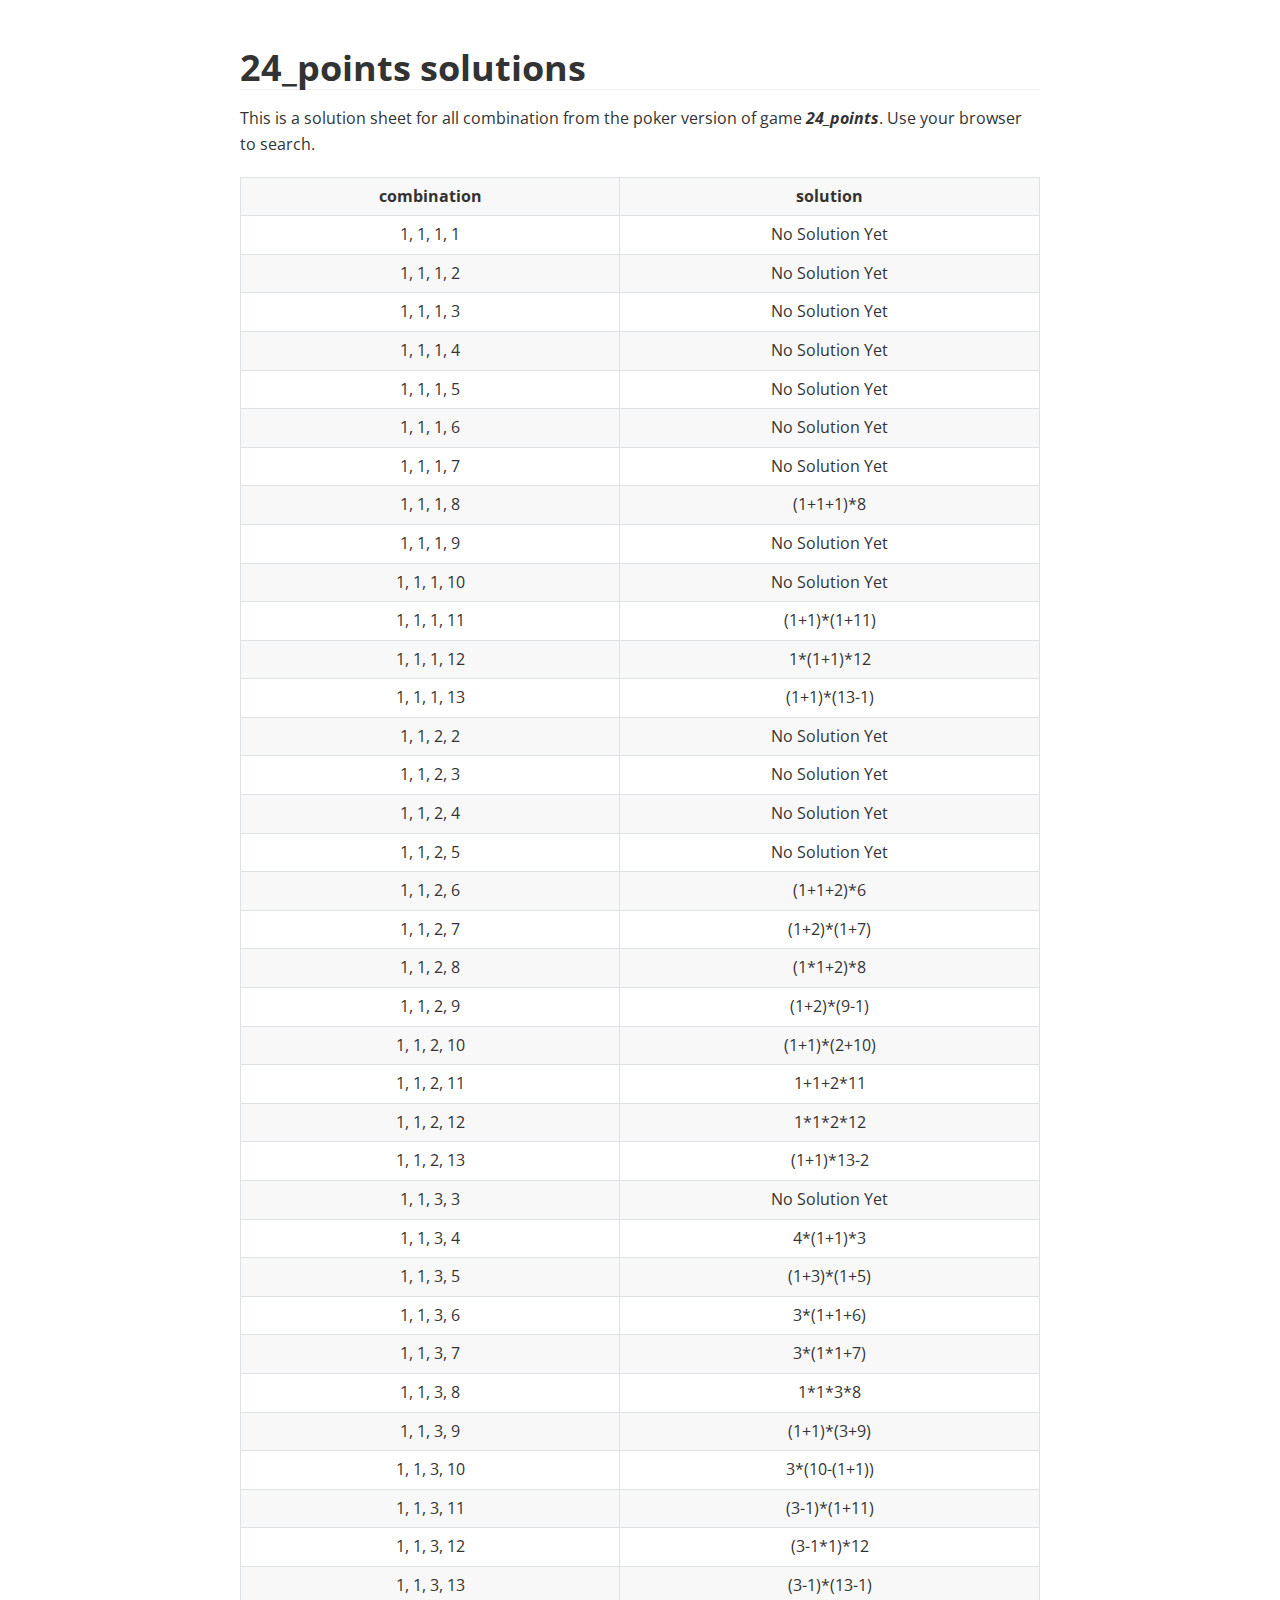
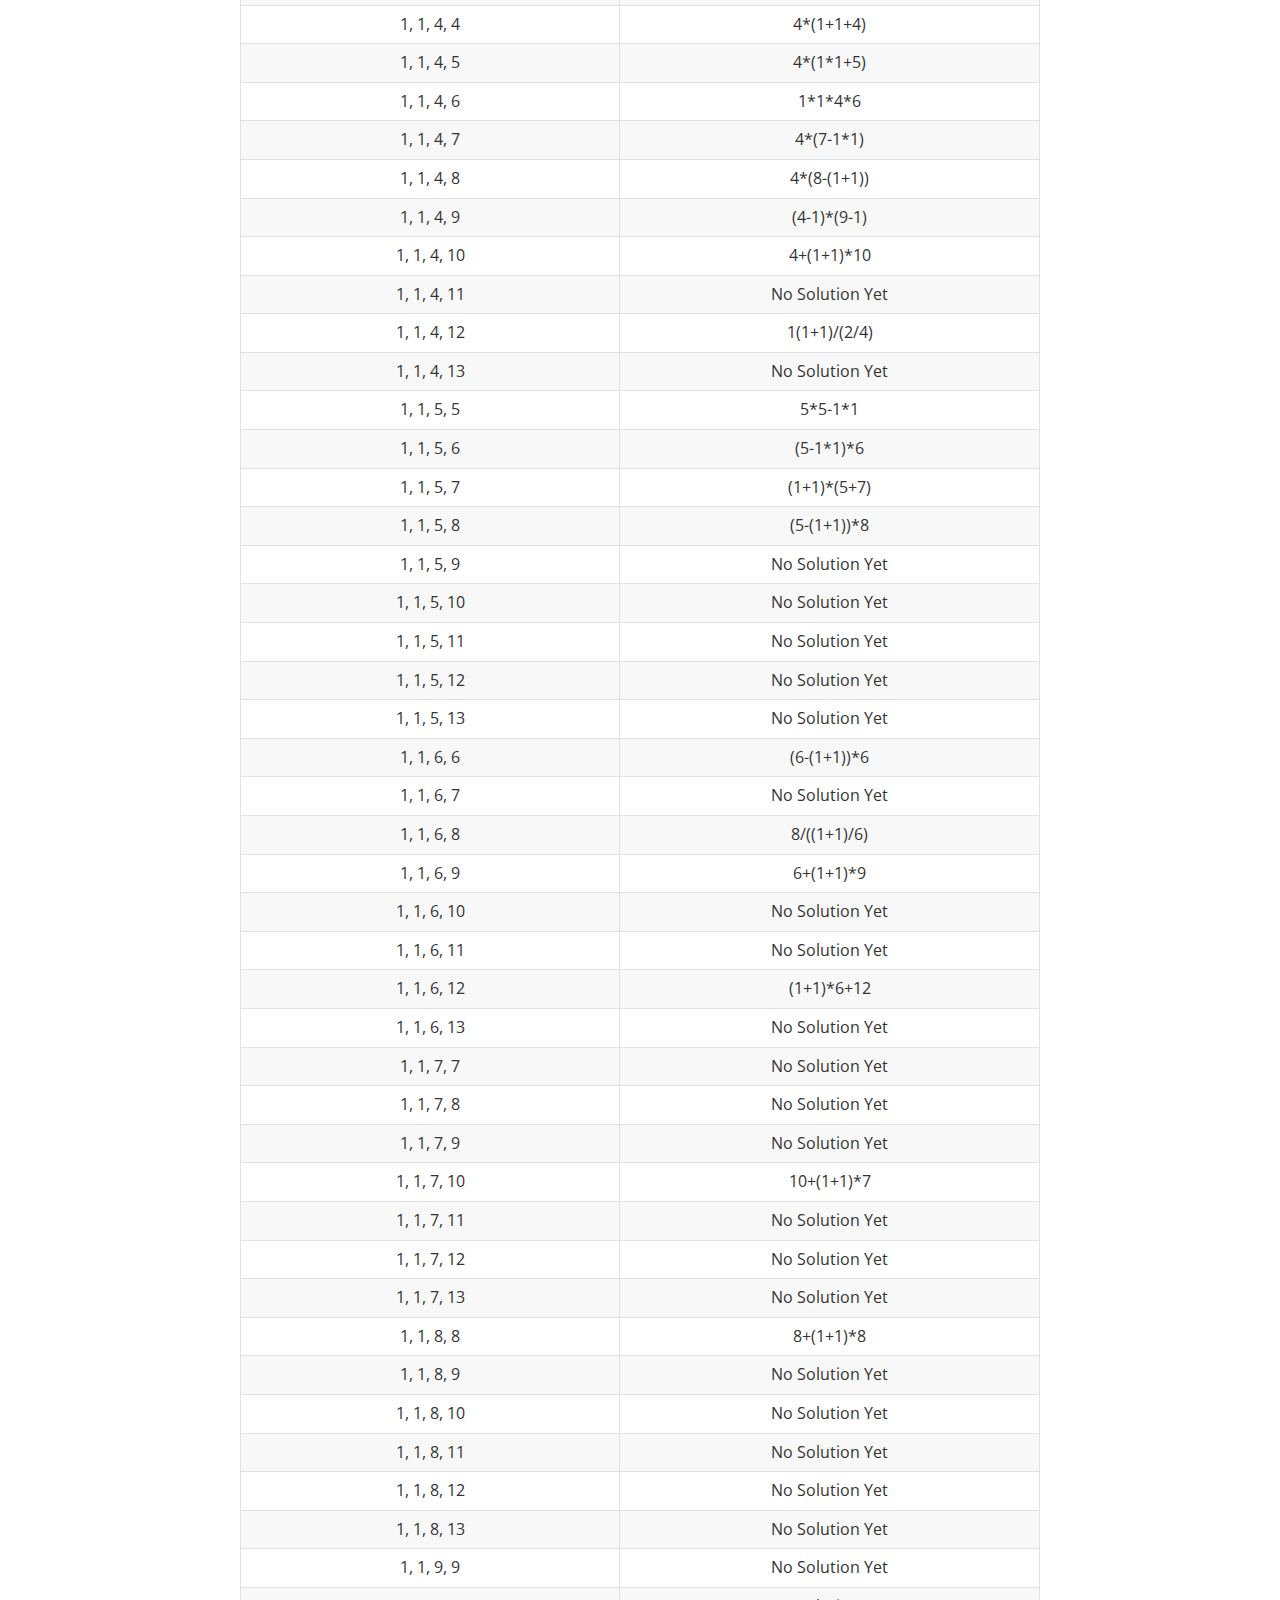
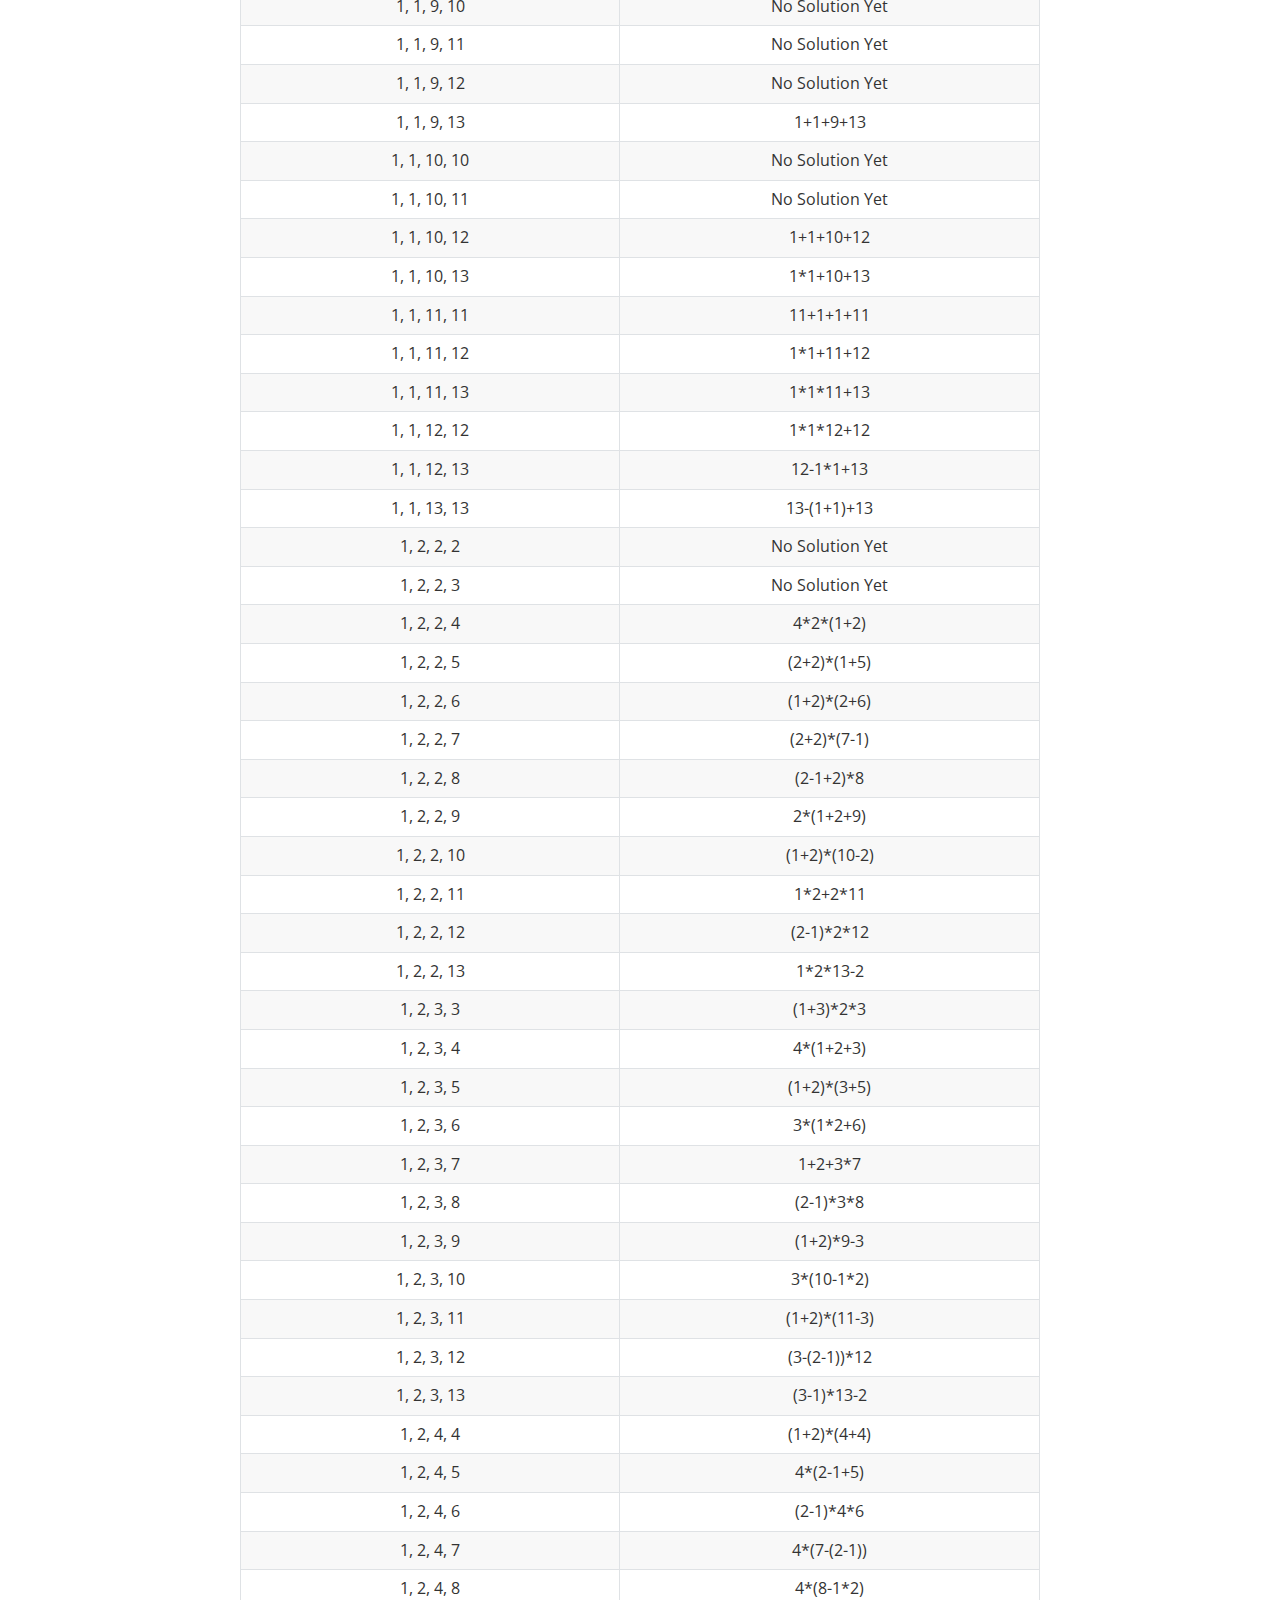
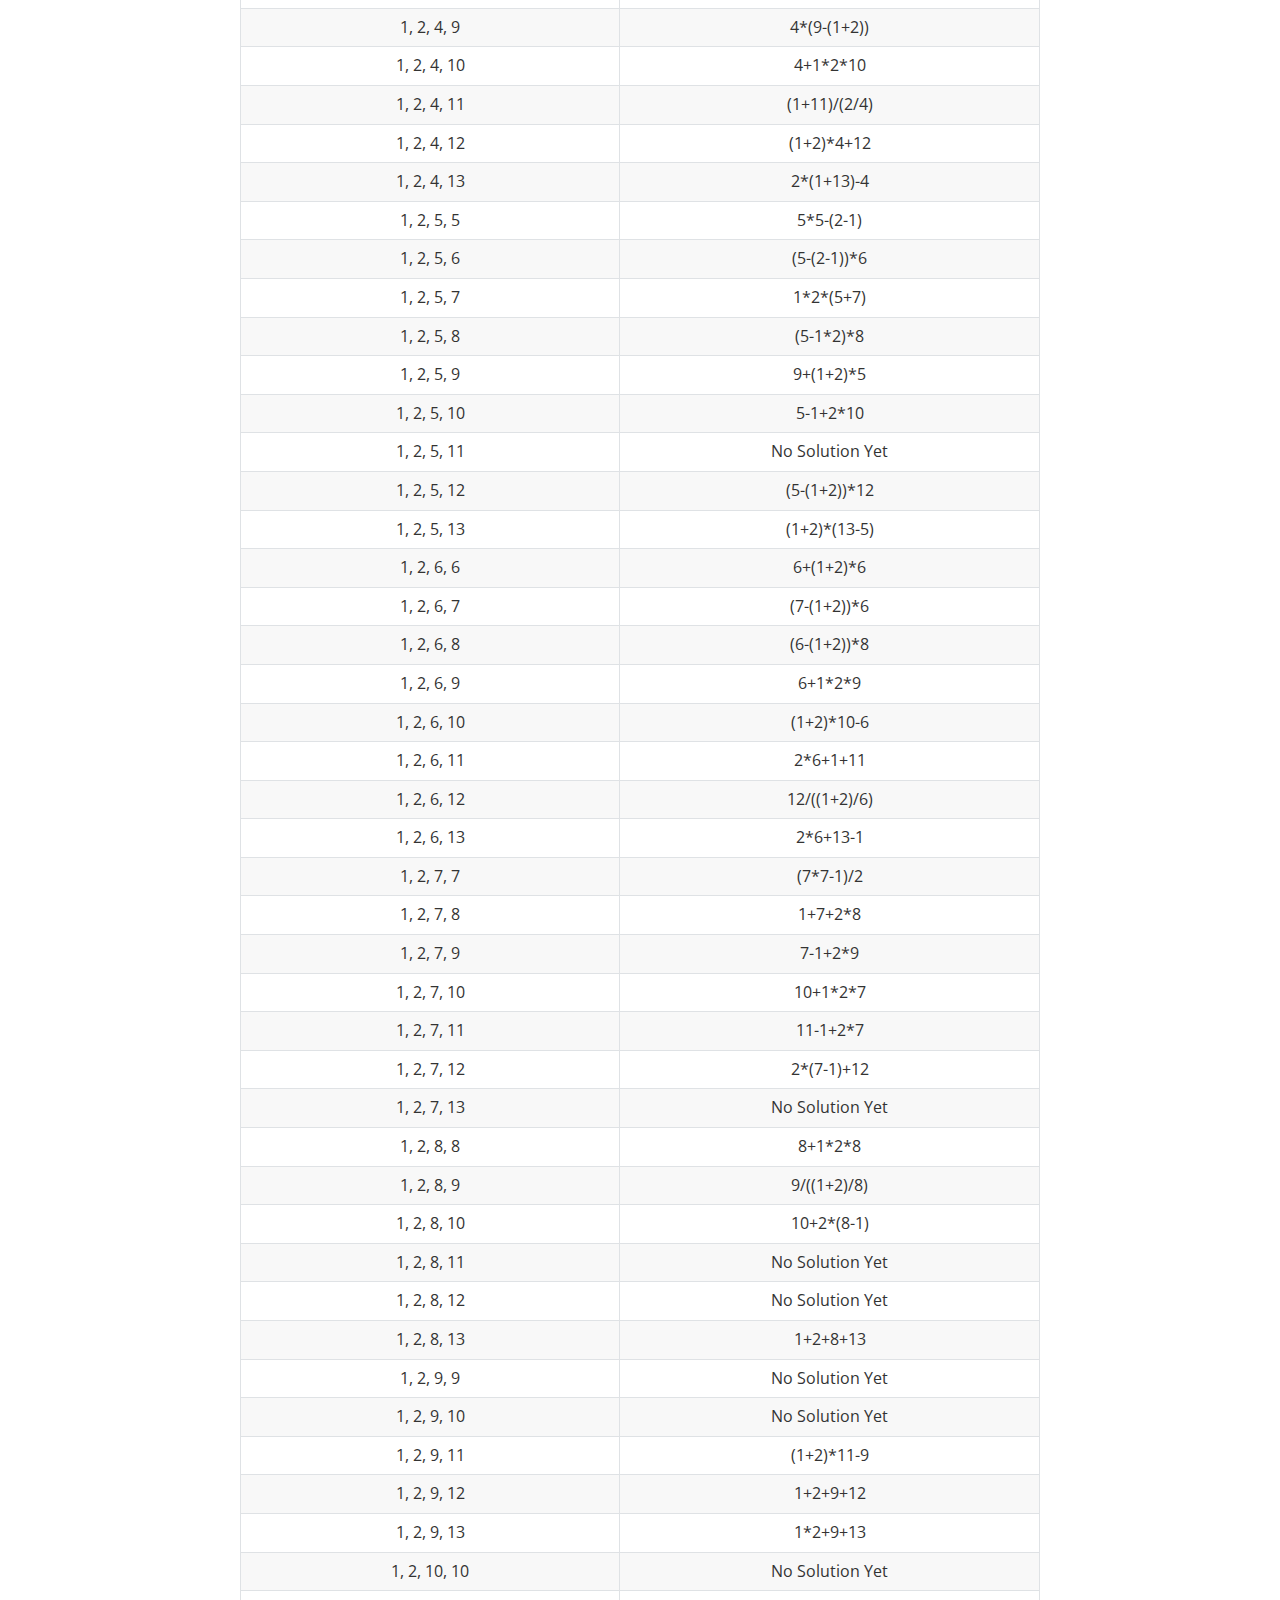
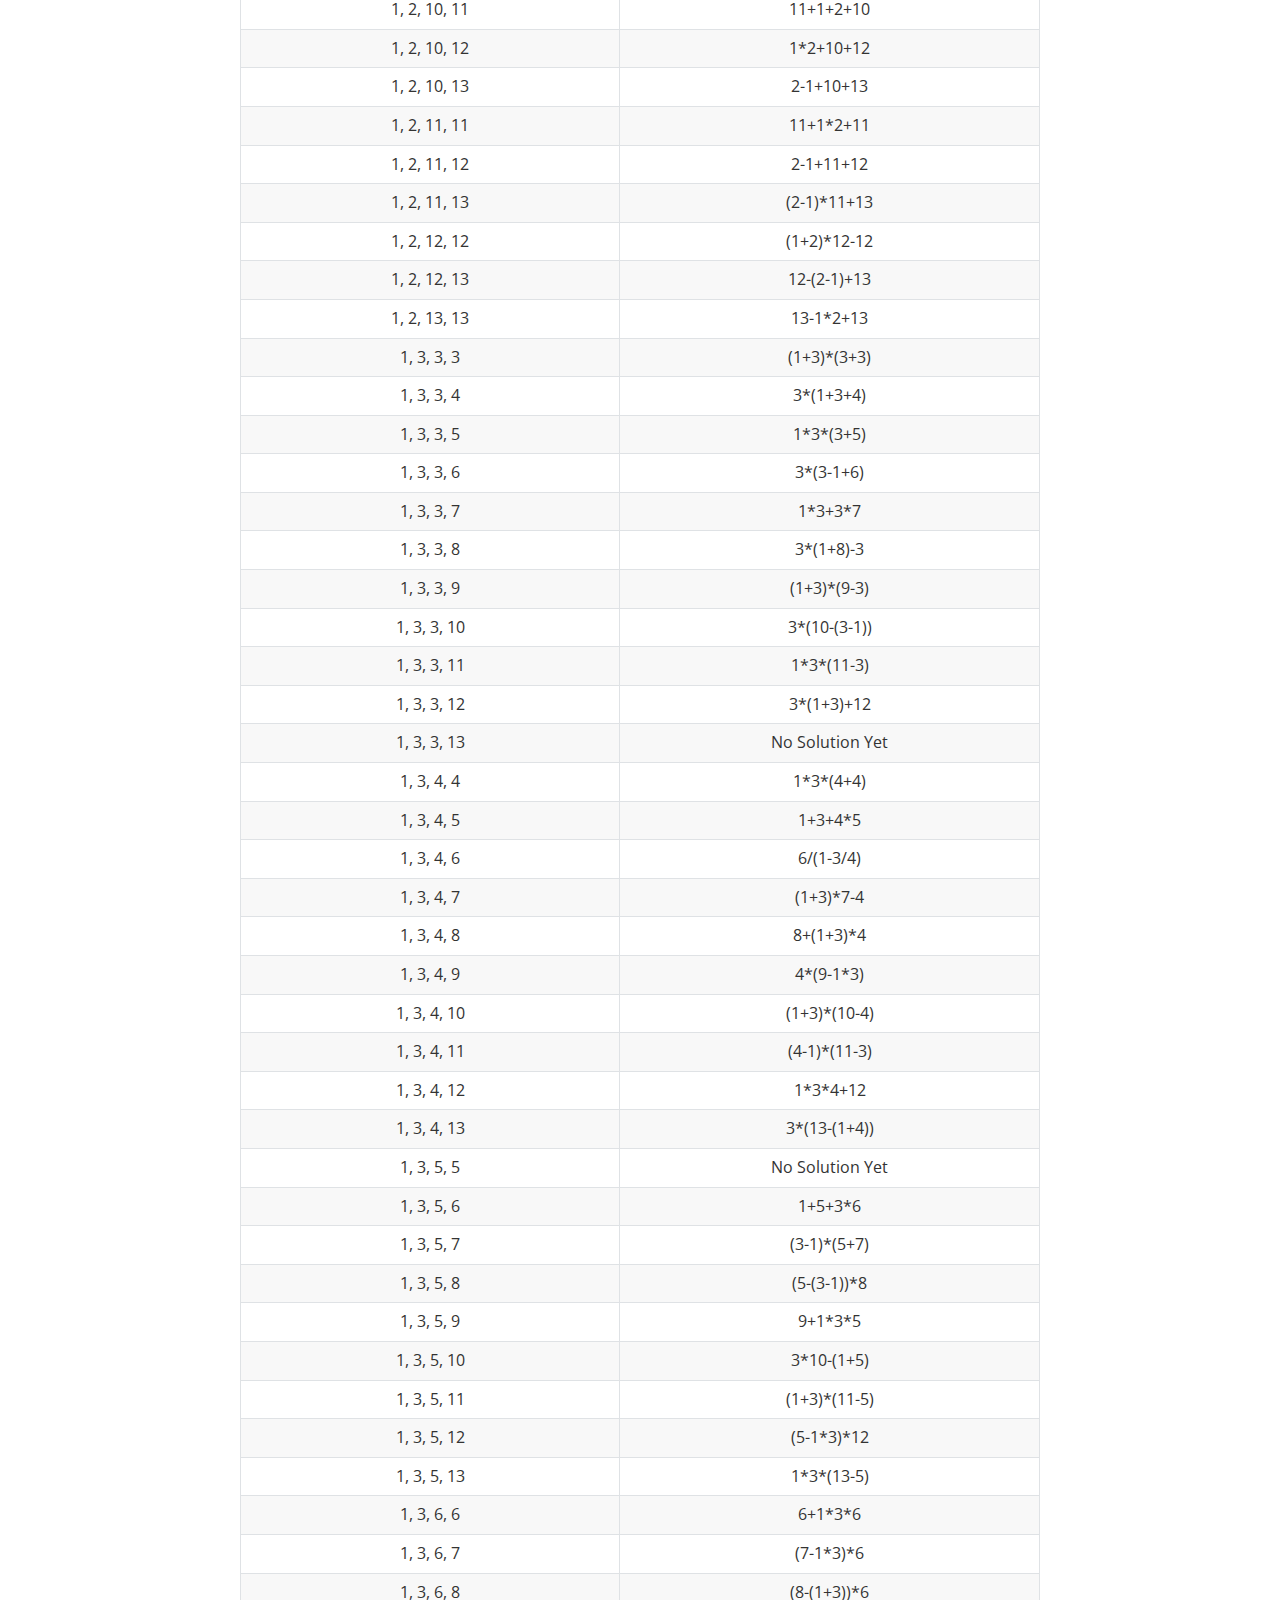
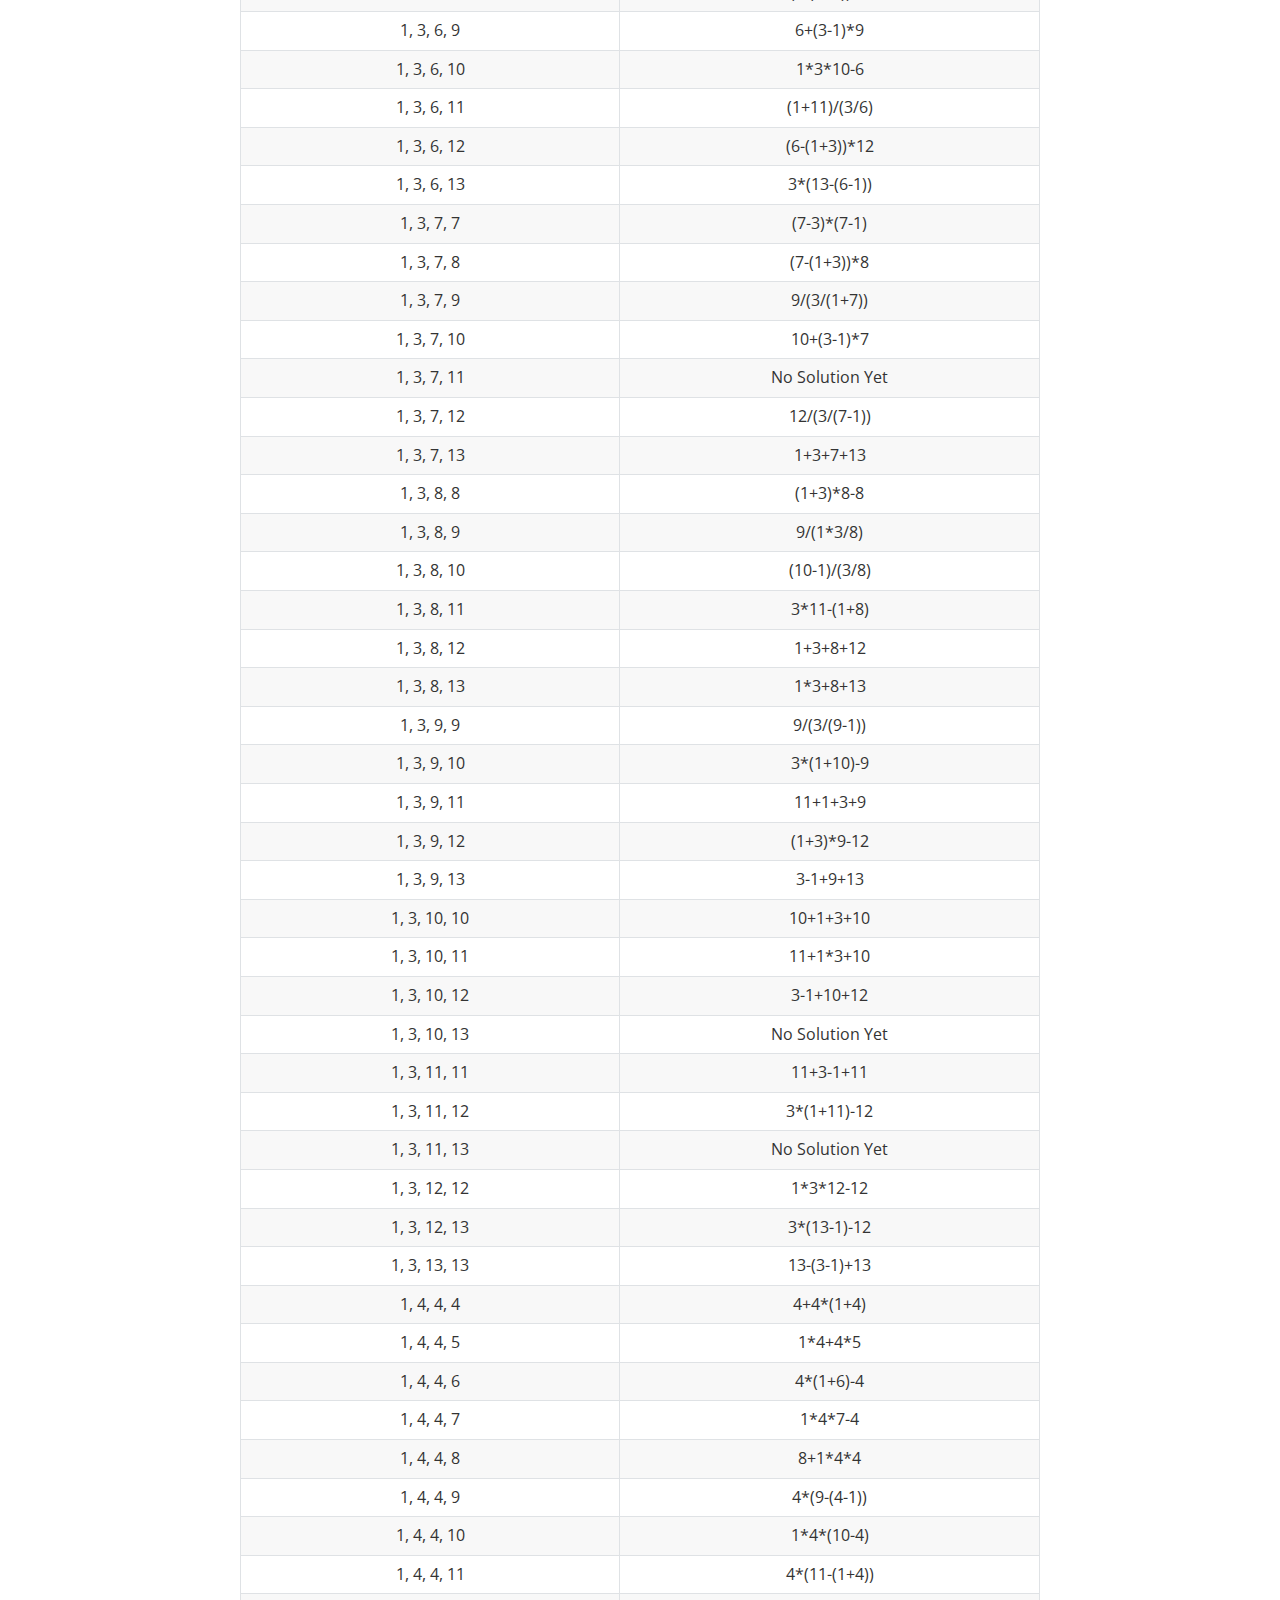
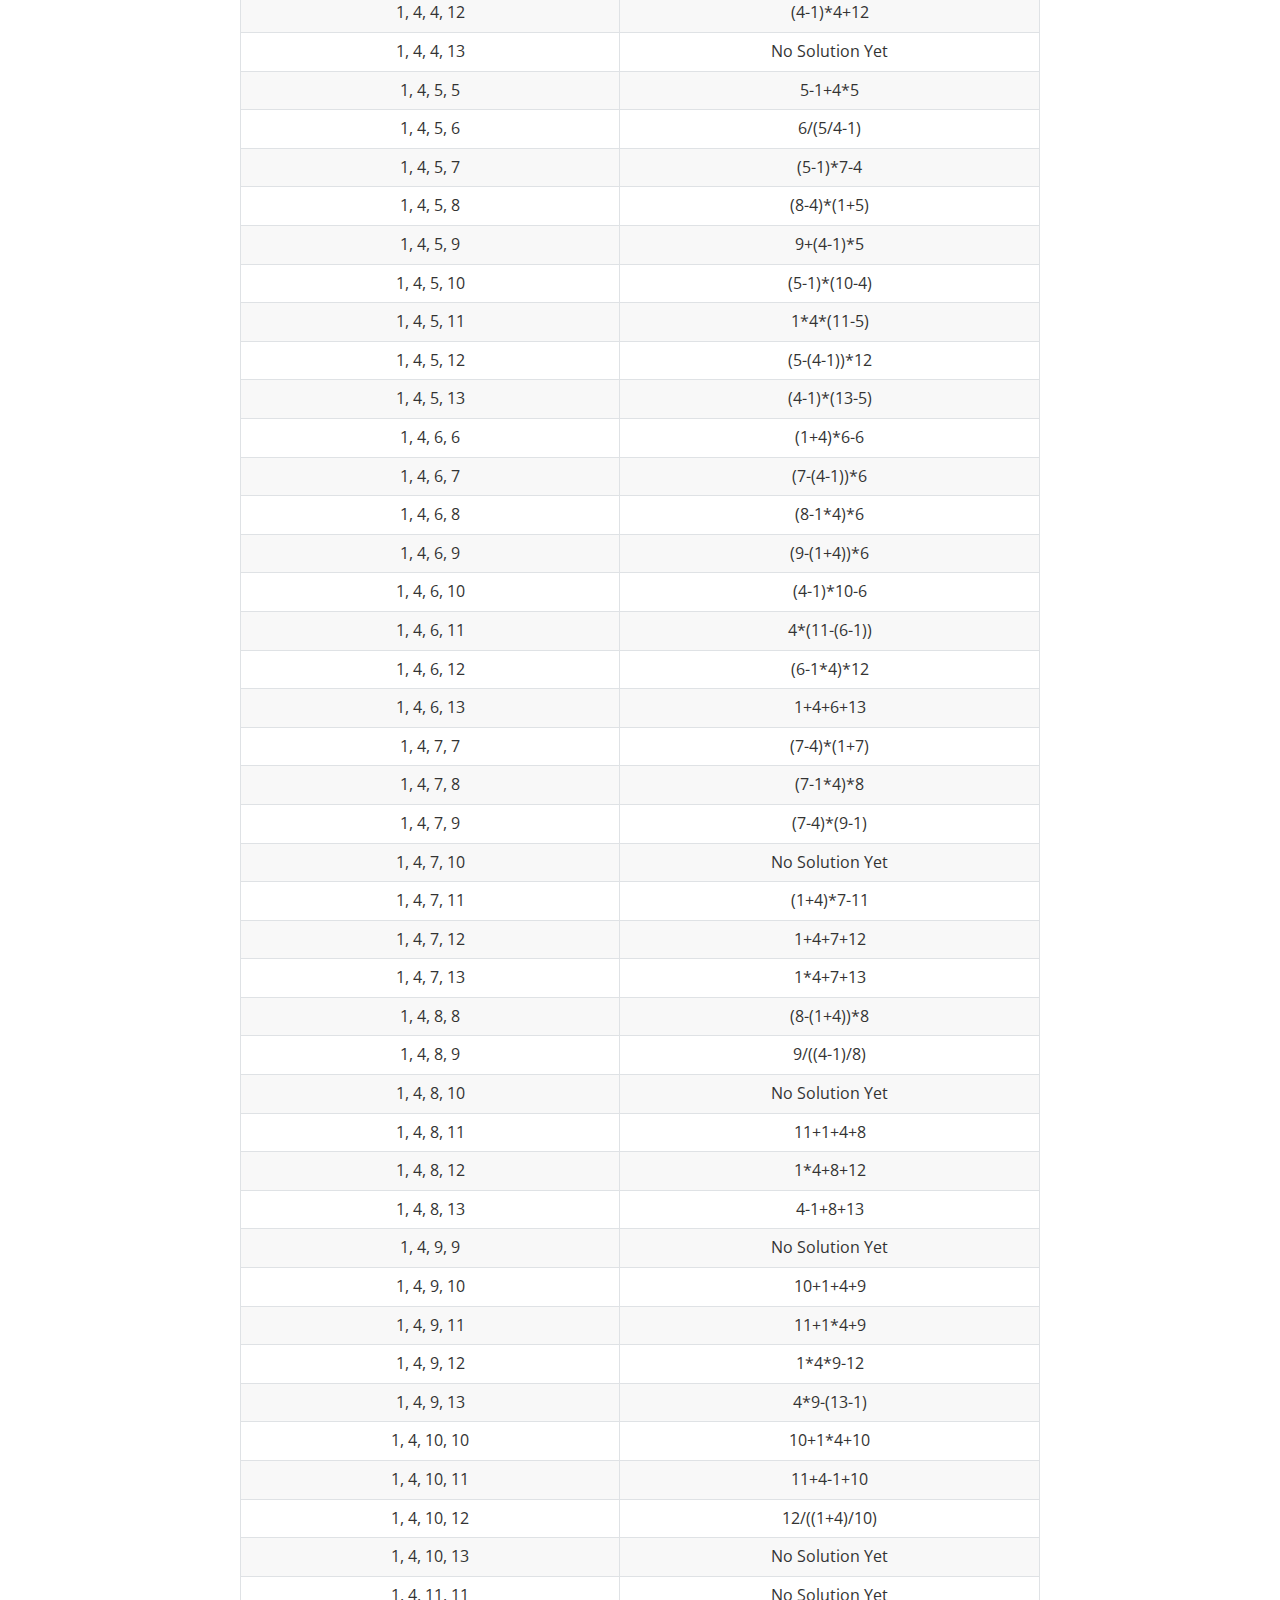
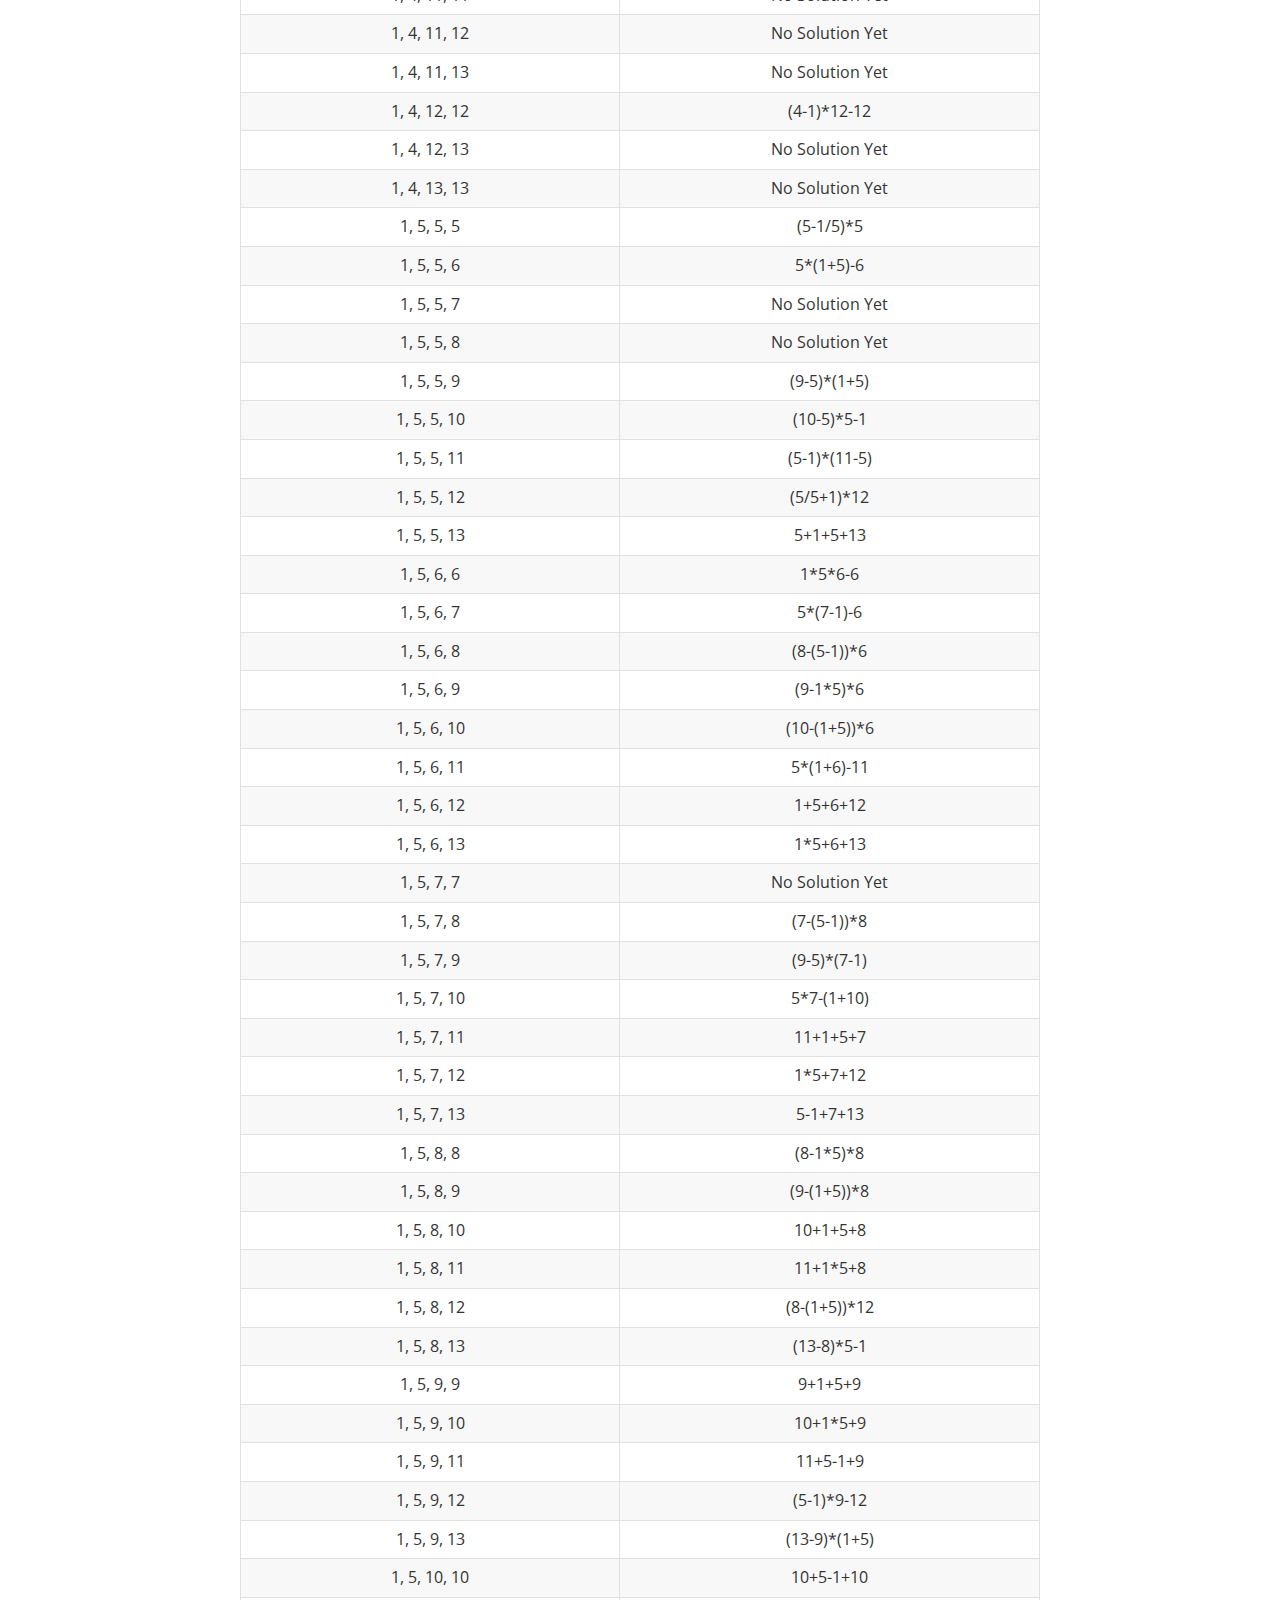
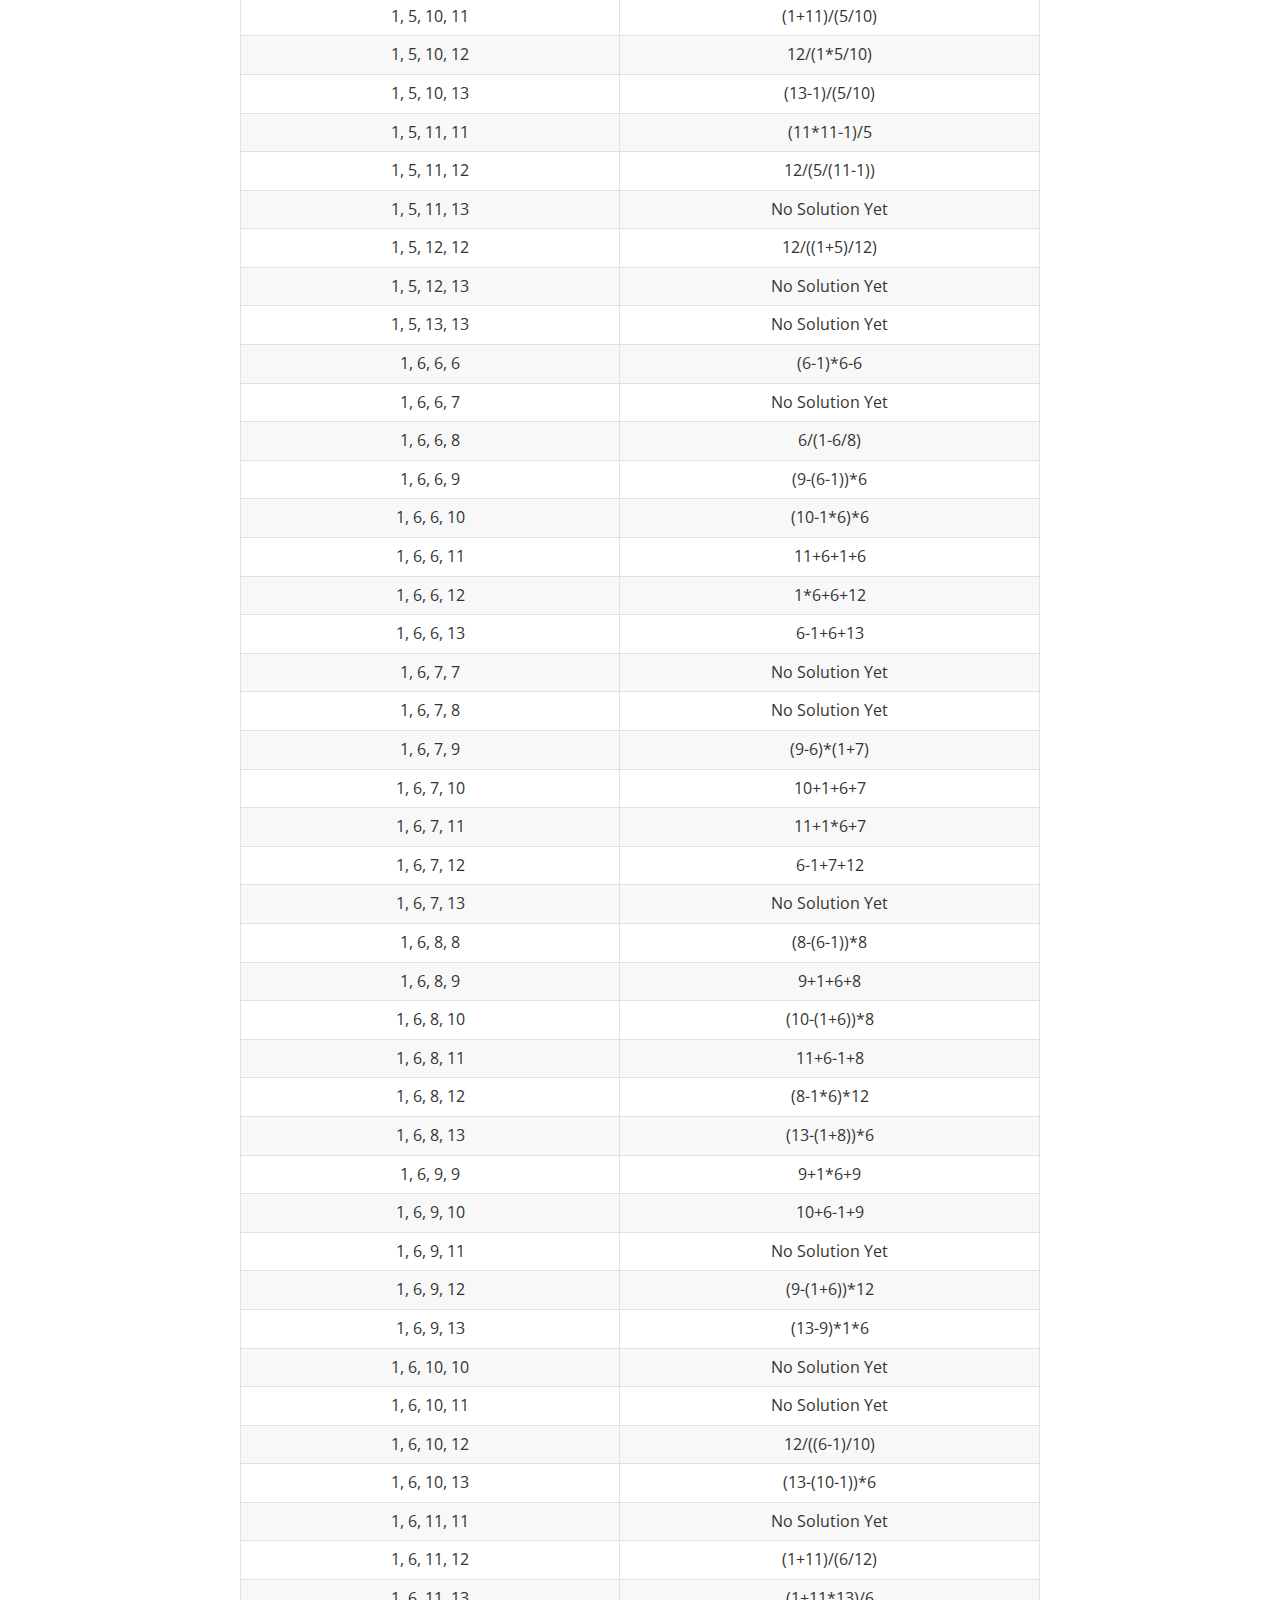
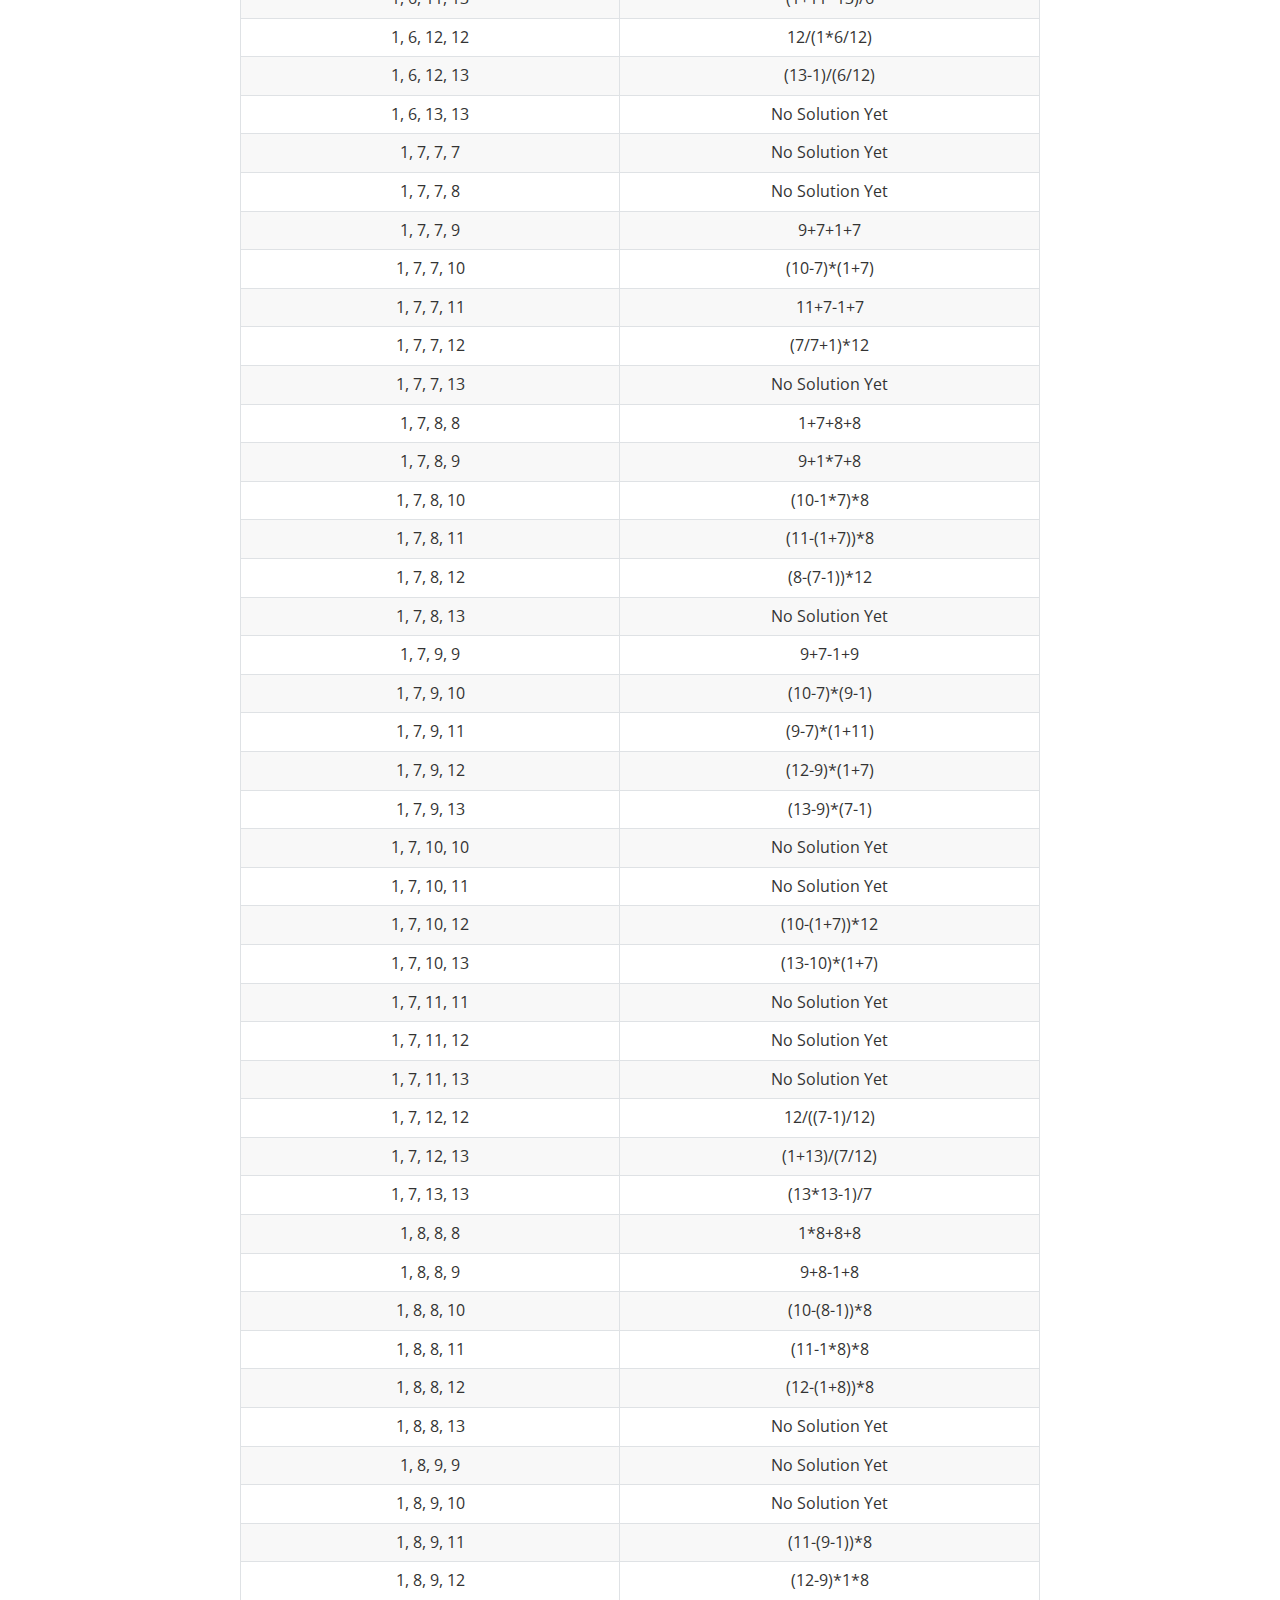
<file: 24_point.html>
<!doctype html>
<html>
<head>
<meta charset='UTF-8'><meta name='viewport' content='width=device-width initial-scale=1'>

<link href='https://fonts.loli.net/css?family=Open+Sans:400italic,700italic,700,400&subset=latin,latin-ext' rel='stylesheet' type='text/css' /><style type='text/css'>html {overflow-x: initial !important;}:root { --bg-color:#ffffff; --text-color:#333333; --select-text-bg-color:#B5D6FC; --select-text-font-color:auto; --monospace:"Lucida Console",Consolas,"Courier",monospace; --title-bar-height:20px; }
.mac-os-11 { --title-bar-height:28px; }
html { font-size: 14px; background-color: var(--bg-color); color: var(--text-color); font-family: "Helvetica Neue", Helvetica, Arial, sans-serif; -webkit-font-smoothing: antialiased; }
body { margin: 0px; padding: 0px; height: auto; bottom: 0px; top: 0px; left: 0px; right: 0px; font-size: 1rem; line-height: 1.42857; overflow-x: hidden; background: inherit; tab-size: 4; }
iframe { margin: auto; }
a.url { word-break: break-all; }
a:active, a:hover { outline: 0px; }
.in-text-selection, ::selection { text-shadow: none; background: var(--select-text-bg-color); color: var(--select-text-font-color); }
#write { margin: 0px auto; height: auto; width: inherit; word-break: normal; overflow-wrap: break-word; position: relative; white-space: normal; overflow-x: visible; padding-top: 36px; }
#write.first-line-indent p { text-indent: 2em; }
#write.first-line-indent li p, #write.first-line-indent p * { text-indent: 0px; }
#write.first-line-indent li { margin-left: 2em; }
.for-image #write { padding-left: 8px; padding-right: 8px; }
body.typora-export { padding-left: 30px; padding-right: 30px; }
.typora-export .footnote-line, .typora-export li, .typora-export p { white-space: pre-wrap; }
.typora-export .task-list-item input { pointer-events: none; }
@media screen and (max-width: 500px) {
  body.typora-export { padding-left: 0px; padding-right: 0px; }
  #write { padding-left: 20px; padding-right: 20px; }
  .CodeMirror-sizer { margin-left: 0px !important; }
  .CodeMirror-gutters { display: none !important; }
}
#write li > figure:last-child { margin-bottom: 0.5rem; }
#write ol, #write ul { position: relative; }
img { max-width: 100%; vertical-align: middle; image-orientation: from-image; }
button, input, select, textarea { color: inherit; font: inherit; }
input[type="checkbox"], input[type="radio"] { line-height: normal; padding: 0px; }
*, ::after, ::before { box-sizing: border-box; }
#write h1, #write h2, #write h3, #write h4, #write h5, #write h6, #write p, #write pre { width: inherit; }
#write h1, #write h2, #write h3, #write h4, #write h5, #write h6, #write p { position: relative; }
p { line-height: inherit; }
h1, h2, h3, h4, h5, h6 { break-after: avoid-page; break-inside: avoid; orphans: 4; }
p { orphans: 4; }
h1 { font-size: 2rem; }
h2 { font-size: 1.8rem; }
h3 { font-size: 1.6rem; }
h4 { font-size: 1.4rem; }
h5 { font-size: 1.2rem; }
h6 { font-size: 1rem; }
.md-math-block, .md-rawblock, h1, h2, h3, h4, h5, h6, p { margin-top: 1rem; margin-bottom: 1rem; }
.hidden { display: none; }
.md-blockmeta { color: rgb(204, 204, 204); font-weight: 700; font-style: italic; }
a { cursor: pointer; }
sup.md-footnote { padding: 2px 4px; background-color: rgba(238, 238, 238, 0.7); color: rgb(85, 85, 85); border-radius: 4px; cursor: pointer; }
sup.md-footnote a, sup.md-footnote a:hover { color: inherit; text-transform: inherit; text-decoration: inherit; }
#write input[type="checkbox"] { cursor: pointer; width: inherit; height: inherit; }
figure { overflow-x: auto; margin: 1.2em 0px; max-width: calc(100% + 16px); padding: 0px; }
figure > table { margin: 0px; }
tr { break-inside: avoid; break-after: auto; }
thead { display: table-header-group; }
table { border-collapse: collapse; border-spacing: 0px; width: 100%; overflow: auto; break-inside: auto; text-align: left; }
table.md-table td { min-width: 32px; }
.CodeMirror-gutters { border-right: 0px; background-color: inherit; }
.CodeMirror-linenumber { user-select: none; }
.CodeMirror { text-align: left; }
.CodeMirror-placeholder { opacity: 0.3; }
.CodeMirror pre { padding: 0px 4px; }
.CodeMirror-lines { padding: 0px; }
div.hr:focus { cursor: none; }
#write pre { white-space: pre-wrap; }
#write.fences-no-line-wrapping pre { white-space: pre; }
#write pre.ty-contain-cm { white-space: normal; }
.CodeMirror-gutters { margin-right: 4px; }
.md-fences { font-size: 0.9rem; display: block; break-inside: avoid; text-align: left; overflow: visible; white-space: pre; background: inherit; position: relative !important; }
.md-fences-adv-panel { width: 100%; margin-top: 10px; text-align: center; padding-top: 0px; padding-bottom: 8px; overflow-x: auto; }
#write .md-fences.mock-cm { white-space: pre-wrap; }
.md-fences.md-fences-with-lineno { padding-left: 0px; }
#write.fences-no-line-wrapping .md-fences.mock-cm { white-space: pre; overflow-x: auto; }
.md-fences.mock-cm.md-fences-with-lineno { padding-left: 8px; }
.CodeMirror-line, twitterwidget { break-inside: avoid; }
.footnotes { opacity: 0.8; font-size: 0.9rem; margin-top: 1em; margin-bottom: 1em; }
.footnotes + .footnotes { margin-top: 0px; }
.md-reset { margin: 0px; padding: 0px; border: 0px; outline: 0px; vertical-align: top; background: 0px 0px; text-decoration: none; text-shadow: none; float: none; position: static; width: auto; height: auto; white-space: nowrap; cursor: inherit; -webkit-tap-highlight-color: transparent; line-height: normal; font-weight: 400; text-align: left; box-sizing: content-box; direction: ltr; }
li div { padding-top: 0px; }
blockquote { margin: 1rem 0px; }
li .mathjax-block, li p { margin: 0.5rem 0px; }
li blockquote { margin: 1rem 0px; }
li { margin: 0px; position: relative; }
blockquote > :last-child { margin-bottom: 0px; }
blockquote > :first-child, li > :first-child { margin-top: 0px; }
.footnotes-area { color: rgb(136, 136, 136); margin-top: 0.714rem; padding-bottom: 0.143rem; white-space: normal; }
#write .footnote-line { white-space: pre-wrap; }
@media print {
  body, html { border: 1px solid transparent; height: 99%; break-after: avoid; break-before: avoid; font-variant-ligatures: no-common-ligatures; }
  #write { margin-top: 0px; padding-top: 0px; border-color: transparent !important; }
  .typora-export * { -webkit-print-color-adjust: exact; }
  .typora-export #write { break-after: avoid; }
  .typora-export #write::after { height: 0px; }
  .is-mac table { break-inside: avoid; }
  .typora-export-show-outline .typora-export-sidebar { display: none; }
}
.footnote-line { margin-top: 0.714em; font-size: 0.7em; }
a img, img a { cursor: pointer; }
pre.md-meta-block { font-size: 0.8rem; min-height: 0.8rem; white-space: pre-wrap; background: rgb(204, 204, 204); display: block; overflow-x: hidden; }
p > .md-image:only-child:not(.md-img-error) img, p > img:only-child { display: block; margin: auto; }
#write.first-line-indent p > .md-image:only-child:not(.md-img-error) img { left: -2em; position: relative; }
p > .md-image:only-child { display: inline-block; width: 100%; }
#write .MathJax_Display { margin: 0.8em 0px 0px; }
.md-math-block { width: 100%; }
.md-math-block:not(:empty)::after { display: none; }
.MathJax_ref { fill: currentcolor; }
[contenteditable="true"]:active, [contenteditable="true"]:focus, [contenteditable="false"]:active, [contenteditable="false"]:focus { outline: 0px; box-shadow: none; }
.md-task-list-item { position: relative; list-style-type: none; }
.task-list-item.md-task-list-item { padding-left: 0px; }
.md-task-list-item > input { position: absolute; top: 0px; left: 0px; margin-left: -1.2em; margin-top: calc(1em - 10px); border: none; }
.math { font-size: 1rem; }
.md-toc { min-height: 3.58rem; position: relative; font-size: 0.9rem; border-radius: 10px; }
.md-toc-content { position: relative; margin-left: 0px; }
.md-toc-content::after, .md-toc::after { display: none; }
.md-toc-item { display: block; color: rgb(65, 131, 196); }
.md-toc-item a { text-decoration: none; }
.md-toc-inner:hover { text-decoration: underline; }
.md-toc-inner { display: inline-block; cursor: pointer; }
.md-toc-h1 .md-toc-inner { margin-left: 0px; font-weight: 700; }
.md-toc-h2 .md-toc-inner { margin-left: 2em; }
.md-toc-h3 .md-toc-inner { margin-left: 4em; }
.md-toc-h4 .md-toc-inner { margin-left: 6em; }
.md-toc-h5 .md-toc-inner { margin-left: 8em; }
.md-toc-h6 .md-toc-inner { margin-left: 10em; }
@media screen and (max-width: 48em) {
  .md-toc-h3 .md-toc-inner { margin-left: 3.5em; }
  .md-toc-h4 .md-toc-inner { margin-left: 5em; }
  .md-toc-h5 .md-toc-inner { margin-left: 6.5em; }
  .md-toc-h6 .md-toc-inner { margin-left: 8em; }
}
a.md-toc-inner { font-size: inherit; font-style: inherit; font-weight: inherit; line-height: inherit; }
.footnote-line a:not(.reversefootnote) { color: inherit; }
.md-attr { display: none; }
.md-fn-count::after { content: "."; }
code, pre, samp, tt { font-family: var(--monospace); }
kbd { margin: 0px 0.1em; padding: 0.1em 0.6em; font-size: 0.8em; color: rgb(36, 39, 41); background: rgb(255, 255, 255); border: 1px solid rgb(173, 179, 185); border-radius: 3px; box-shadow: rgba(12, 13, 14, 0.2) 0px 1px 0px, rgb(255, 255, 255) 0px 0px 0px 2px inset; white-space: nowrap; vertical-align: middle; }
.md-comment { color: rgb(162, 127, 3); opacity: 0.8; font-family: var(--monospace); }
code { text-align: left; vertical-align: initial; }
a.md-print-anchor { white-space: pre !important; border-width: initial !important; border-style: none !important; border-color: initial !important; display: inline-block !important; position: absolute !important; width: 1px !important; right: 0px !important; outline: 0px !important; background: 0px 0px !important; text-decoration: initial !important; text-shadow: initial !important; }
.md-inline-math .MathJax_SVG .noError { display: none !important; }
.html-for-mac .inline-math-svg .MathJax_SVG { vertical-align: 0.2px; }
.md-fences-math .MathJax_SVG_Display, .md-math-block .MathJax_SVG_Display { text-align: center; margin: 0px; position: relative; text-indent: 0px; max-width: none; max-height: none; min-height: 0px; min-width: 100%; width: auto; overflow-y: visible; display: block !important; }
.MathJax_SVG_Display, .md-inline-math .MathJax_SVG_Display { width: auto; margin: inherit; display: inline-block !important; }
.MathJax_SVG .MJX-monospace { font-family: var(--monospace); }
.MathJax_SVG .MJX-sans-serif { font-family: sans-serif; }
.MathJax_SVG { display: inline; font-style: normal; font-weight: 400; line-height: normal; text-indent: 0px; text-align: left; text-transform: none; letter-spacing: normal; word-spacing: normal; overflow-wrap: normal; white-space: nowrap; float: none; direction: ltr; max-width: none; max-height: none; min-width: 0px; min-height: 0px; border: 0px; padding: 0px; margin: 0px; zoom: 90%; }
#math-inline-preview-content { zoom: 1.1; }
.MathJax_SVG * { transition: none 0s ease 0s; }
.MathJax_SVG_Display svg { vertical-align: middle !important; margin-bottom: 0px !important; margin-top: 0px !important; }
.os-windows.monocolor-emoji .md-emoji { font-family: "Segoe UI Symbol", sans-serif; }
.md-diagram-panel > svg { max-width: 100%; }
[lang="flow"] svg, [lang="mermaid"] svg { max-width: 100%; height: auto; }
[lang="mermaid"] .node text { font-size: 1rem; }
table tr th { border-bottom: 0px; }
video { max-width: 100%; display: block; margin: 0px auto; }
iframe { max-width: 100%; width: 100%; border: none; }
.highlight td, .highlight tr { border: 0px; }
mark { background: rgb(255, 255, 0); color: rgb(0, 0, 0); }
.md-html-inline .md-plain, .md-html-inline strong, mark .md-inline-math, mark strong { color: inherit; }
.md-expand mark .md-meta { opacity: 0.3 !important; }
mark .md-meta { color: rgb(0, 0, 0); }
@media print {
  .typora-export h1, .typora-export h2, .typora-export h3, .typora-export h4, .typora-export h5, .typora-export h6 { break-inside: avoid; }
}
.md-diagram-panel .messageText { stroke: none !important; }
.md-diagram-panel .start-state { fill: var(--node-fill); }
.md-diagram-panel .edgeLabel rect { opacity: 1 !important; }
.md-require-zoom-fix foreignobject { font-size: var(--mermaid-font-zoom); }
.md-fences.md-fences-math { font-size: 1em; }
.md-fences-math .MathJax_SVG_Display { margin-top: 8px; cursor: default; }
.md-fences-advanced:not(.md-focus) { padding: 0px; white-space: nowrap; border: 0px; }
.md-fences-advanced:not(.md-focus) { background: inherit; }
.typora-export-show-outline .typora-export-content { max-width: 1440px; margin: auto; display: flex; flex-direction: row; }
.typora-export-sidebar { width: 300px; font-size: 0.8rem; margin-top: 80px; margin-right: 18px; }
.typora-export-show-outline #write { --webkit-flex:2; flex: 2 1 0%; }
.typora-export-sidebar .outline-content { position: fixed; top: 0px; max-height: 100%; overflow: hidden auto; padding-bottom: 30px; padding-top: 60px; width: 300px; }
@media screen and (max-width: 1024px) {
  .typora-export-sidebar, .typora-export-sidebar .outline-content { width: 240px; }
}
@media screen and (max-width: 800px) {
  .typora-export-sidebar { display: none; }
}
.outline-content li, .outline-content ul { margin-left: 0px; margin-right: 0px; padding-left: 0px; padding-right: 0px; list-style: none; }
.outline-content ul { margin-top: 0px; margin-bottom: 0px; }
.outline-content strong { font-weight: 400; }
.outline-expander { width: 1rem; height: 1.42857rem; position: relative; display: table-cell; vertical-align: middle; cursor: pointer; padding-left: 4px; }
.outline-expander::before { content: ""; position: relative; font-family: Ionicons; display: inline-block; font-size: 8px; vertical-align: middle; }
.outline-item { padding-top: 3px; padding-bottom: 3px; cursor: pointer; }
.outline-expander:hover::before { content: ""; }
.outline-h1 > .outline-item { padding-left: 0px; }
.outline-h2 > .outline-item { padding-left: 1em; }
.outline-h3 > .outline-item { padding-left: 2em; }
.outline-h4 > .outline-item { padding-left: 3em; }
.outline-h5 > .outline-item { padding-left: 4em; }
.outline-h6 > .outline-item { padding-left: 5em; }
.outline-label { cursor: pointer; display: table-cell; vertical-align: middle; text-decoration: none; color: inherit; }
.outline-label:hover { text-decoration: underline; }
.outline-item:hover { border-color: rgb(245, 245, 245); background-color: var(--item-hover-bg-color); }
.outline-item:hover { margin-left: -28px; margin-right: -28px; border-left: 28px solid transparent; border-right: 28px solid transparent; }
.outline-item-single .outline-expander::before, .outline-item-single .outline-expander:hover::before { display: none; }
.outline-item-open > .outline-item > .outline-expander::before { content: ""; }
.outline-children { display: none; }
.info-panel-tab-wrapper { display: none; }
.outline-item-open > .outline-children { display: block; }
.typora-export .outline-item { padding-top: 1px; padding-bottom: 1px; }
.typora-export .outline-item:hover { margin-right: -8px; border-right: 8px solid transparent; }
.typora-export .outline-expander::before { content: "+"; font-family: inherit; top: -1px; }
.typora-export .outline-expander:hover::before, .typora-export .outline-item-open > .outline-item > .outline-expander::before { content: "−"; }
.typora-export-collapse-outline .outline-children { display: none; }
.typora-export-collapse-outline .outline-item-open > .outline-children, .typora-export-no-collapse-outline .outline-children { display: block; }
.typora-export-no-collapse-outline .outline-expander::before { content: "" !important; }
.typora-export-show-outline .outline-item-active > .outline-item .outline-label { font-weight: 700; }


:root {
    --side-bar-bg-color: #fafafa;
    --control-text-color: #777;
}

@include-when-export url(https://fonts.loli.net/css?family=Open+Sans:400italic,700italic,700,400&subset=latin,latin-ext);

/* open-sans-regular - latin-ext_latin */
  /* open-sans-italic - latin-ext_latin */
    /* open-sans-700 - latin-ext_latin */
    /* open-sans-700italic - latin-ext_latin */
  html {
    font-size: 16px;
}

body {
    font-family: "Open Sans","Clear Sans", "Helvetica Neue", Helvetica, Arial, sans-serif;
    color: rgb(51, 51, 51);
    line-height: 1.6;
}

#write {
    max-width: 860px;
  	margin: 0 auto;
  	padding: 30px;
    padding-bottom: 100px;
}

@media only screen and (min-width: 1400px) {
	#write {
		max-width: 1024px;
	}
}

@media only screen and (min-width: 1800px) {
	#write {
		max-width: 1200px;
	}
}

#write > ul:first-child,
#write > ol:first-child{
    margin-top: 30px;
}

a {
    color: #4183C4;
}
h1,
h2,
h3,
h4,
h5,
h6 {
    position: relative;
    margin-top: 1rem;
    margin-bottom: 1rem;
    font-weight: bold;
    line-height: 1.4;
    cursor: text;
}
h1:hover a.anchor,
h2:hover a.anchor,
h3:hover a.anchor,
h4:hover a.anchor,
h5:hover a.anchor,
h6:hover a.anchor {
    text-decoration: none;
}
h1 tt,
h1 code {
    font-size: inherit;
}
h2 tt,
h2 code {
    font-size: inherit;
}
h3 tt,
h3 code {
    font-size: inherit;
}
h4 tt,
h4 code {
    font-size: inherit;
}
h5 tt,
h5 code {
    font-size: inherit;
}
h6 tt,
h6 code {
    font-size: inherit;
}
h1 {
    font-size: 2.25em;
    line-height: 1.2;
    border-bottom: 1px solid #eee;
}
h2 {
    font-size: 1.75em;
    line-height: 1.225;
    border-bottom: 1px solid #eee;
}

/*@media print {
    .typora-export h1,
    .typora-export h2 {
        border-bottom: none;
        padding-bottom: initial;
    }

    .typora-export h1::after,
    .typora-export h2::after {
        content: "";
        display: block;
        height: 100px;
        margin-top: -96px;
        border-top: 1px solid #eee;
    }
}*/

h3 {
    font-size: 1.5em;
    line-height: 1.43;
}
h4 {
    font-size: 1.25em;
}
h5 {
    font-size: 1em;
}
h6 {
   font-size: 1em;
    color: #777;
}
p,
blockquote,
ul,
ol,
dl,
table{
    margin: 0.8em 0;
}
li>ol,
li>ul {
    margin: 0 0;
}
hr {
    height: 2px;
    padding: 0;
    margin: 16px 0;
    background-color: #e7e7e7;
    border: 0 none;
    overflow: hidden;
    box-sizing: content-box;
}

li p.first {
    display: inline-block;
}
ul,
ol {
    padding-left: 30px;
}
ul:first-child,
ol:first-child {
    margin-top: 0;
}
ul:last-child,
ol:last-child {
    margin-bottom: 0;
}
blockquote {
    border-left: 4px solid #dfe2e5;
    padding: 0 15px;
    color: #777777;
}
blockquote blockquote {
    padding-right: 0;
}
table {
    padding: 0;
    word-break: initial;
}
table tr {
    border: 1px solid #dfe2e5;
    margin: 0;
    padding: 0;
}
table tr:nth-child(2n),
thead {
    background-color: #f8f8f8;
}
table th {
    font-weight: bold;
    border: 1px solid #dfe2e5;
    border-bottom: 0;
    margin: 0;
    padding: 6px 13px;
}
table td {
    border: 1px solid #dfe2e5;
    margin: 0;
    padding: 6px 13px;
}
table th:first-child,
table td:first-child {
    margin-top: 0;
}
table th:last-child,
table td:last-child {
    margin-bottom: 0;
}

.CodeMirror-lines {
    padding-left: 4px;
}

.code-tooltip {
    box-shadow: 0 1px 1px 0 rgba(0,28,36,.3);
    border-top: 1px solid #eef2f2;
}

.md-fences,
code,
tt {
    border: 1px solid #e7eaed;
    background-color: #f8f8f8;
    border-radius: 3px;
    padding: 0;
    padding: 2px 4px 0px 4px;
    font-size: 0.9em;
}

code {
    background-color: #f3f4f4;
    padding: 0 2px 0 2px;
}

.md-fences {
    margin-bottom: 15px;
    margin-top: 15px;
    padding-top: 8px;
    padding-bottom: 6px;
}


.md-task-list-item > input {
  margin-left: -1.3em;
}

@media print {
    html {
        font-size: 13px;
    }
    table,
    pre {
        page-break-inside: avoid;
    }
    pre {
        word-wrap: break-word;
    }
}

.md-fences {
	background-color: #f8f8f8;
}
#write pre.md-meta-block {
	padding: 1rem;
    font-size: 85%;
    line-height: 1.45;
    background-color: #f7f7f7;
    border: 0;
    border-radius: 3px;
    color: #777777;
    margin-top: 0 !important;
}

.mathjax-block>.code-tooltip {
	bottom: .375rem;
}

.md-mathjax-midline {
    background: #fafafa;
}

#write>h3.md-focus:before{
	left: -1.5625rem;
	top: .375rem;
}
#write>h4.md-focus:before{
	left: -1.5625rem;
	top: .285714286rem;
}
#write>h5.md-focus:before{
	left: -1.5625rem;
	top: .285714286rem;
}
#write>h6.md-focus:before{
	left: -1.5625rem;
	top: .285714286rem;
}
.md-image>.md-meta {
    /*border: 1px solid #ddd;*/
    border-radius: 3px;
    padding: 2px 0px 0px 4px;
    font-size: 0.9em;
    color: inherit;
}

.md-tag {
    color: #a7a7a7;
    opacity: 1;
}

.md-toc { 
    margin-top:20px;
    padding-bottom:20px;
}

.sidebar-tabs {
    border-bottom: none;
}

#typora-quick-open {
    border: 1px solid #ddd;
    background-color: #f8f8f8;
}

#typora-quick-open-item {
    background-color: #FAFAFA;
    border-color: #FEFEFE #e5e5e5 #e5e5e5 #eee;
    border-style: solid;
    border-width: 1px;
}

/** focus mode */
.on-focus-mode blockquote {
    border-left-color: rgba(85, 85, 85, 0.12);
}

header, .context-menu, .megamenu-content, footer{
    font-family: "Segoe UI", "Arial", sans-serif;
}

.file-node-content:hover .file-node-icon,
.file-node-content:hover .file-node-open-state{
    visibility: visible;
}

.mac-seamless-mode #typora-sidebar {
    background-color: #fafafa;
    background-color: var(--side-bar-bg-color);
}

.md-lang {
    color: #b4654d;
}

/*.html-for-mac {
    --item-hover-bg-color: #E6F0FE;
}*/

#md-notification .btn {
    border: 0;
}

.dropdown-menu .divider {
    border-color: #e5e5e5;
    opacity: 0.4;
}

.ty-preferences .window-content {
    background-color: #fafafa;
}

.ty-preferences .nav-group-item.active {
    color: white;
    background: #999;
}

.menu-item-container a.menu-style-btn {
    background-color: #f5f8fa;
    background-image: linear-gradient( 180deg , hsla(0, 0%, 100%, 0.8), hsla(0, 0%, 100%, 0)); 
}



</style><title>24_point</title>
</head>
<body class='typora-export os-windows'><div class='typora-export-content'>
<div id='write'  class=''><h1 id='24points-solutions'><span>24</span><span>_</span><span>points solutions</span></h1><p><span>This is a solution sheet for all combination from the poker version of game </span><strong><em><span>24</span><span>_</span><span>points</span></em></strong><span>. Use your browser to search.</span></p><figure><table><thead><tr><th style='text-align:center;' ><span>combination</span></th><th style='text-align:center;' ><span>solution</span></th></tr></thead><tbody><tr><td style='text-align:center;' ><span>1, 1, 1, 1</span></td><td style='text-align:center;' ><span>No Solution Yet</span></td></tr><tr><td style='text-align:center;' ><span>1, 1, 1, 2</span></td><td style='text-align:center;' ><span>No Solution Yet</span></td></tr><tr><td style='text-align:center;' ><span>1, 1, 1, 3</span></td><td style='text-align:center;' ><span>No Solution Yet</span></td></tr><tr><td style='text-align:center;' ><span>1, 1, 1, 4</span></td><td style='text-align:center;' ><span>No Solution Yet</span></td></tr><tr><td style='text-align:center;' ><span>1, 1, 1, 5</span></td><td style='text-align:center;' ><span>No Solution Yet</span></td></tr><tr><td style='text-align:center;' ><span>1, 1, 1, 6</span></td><td style='text-align:center;' ><span>No Solution Yet</span></td></tr><tr><td style='text-align:center;' ><span>1, 1, 1, 7</span></td><td style='text-align:center;' ><span>No Solution Yet</span></td></tr><tr><td style='text-align:center;' ><span>1, 1, 1, 8</span></td><td style='text-align:center;' ><span>(1+1+1)</span><span>*</span><span>8</span></td></tr><tr><td style='text-align:center;' ><span>1, 1, 1, 9</span></td><td style='text-align:center;' ><span>No Solution Yet</span></td></tr><tr><td style='text-align:center;' ><span>1, 1, 1, 10</span></td><td style='text-align:center;' ><span>No Solution Yet</span></td></tr><tr><td style='text-align:center;' ><span>1, 1, 1, 11</span></td><td style='text-align:center;' ><span>(1+1)</span><span>*</span><span>(1+11)</span></td></tr><tr><td style='text-align:center;' ><span>1, 1, 1, 12</span></td><td style='text-align:center;' ><span>1</span><span>*</span><span>(1+1)</span><span>*</span><span>12</span></td></tr><tr><td style='text-align:center;' ><span>1, 1, 1, 13</span></td><td style='text-align:center;' ><span>(1+1)</span><span>*</span><span>(13-1)</span></td></tr><tr><td style='text-align:center;' ><span>1, 1, 2, 2</span></td><td style='text-align:center;' ><span>No Solution Yet</span></td></tr><tr><td style='text-align:center;' ><span>1, 1, 2, 3</span></td><td style='text-align:center;' ><span>No Solution Yet</span></td></tr><tr><td style='text-align:center;' ><span>1, 1, 2, 4</span></td><td style='text-align:center;' ><span>No Solution Yet</span></td></tr><tr><td style='text-align:center;' ><span>1, 1, 2, 5</span></td><td style='text-align:center;' ><span>No Solution Yet</span></td></tr><tr><td style='text-align:center;' ><span>1, 1, 2, 6</span></td><td style='text-align:center;' ><span>(1+1+2)</span><span>*</span><span>6</span></td></tr><tr><td style='text-align:center;' ><span>1, 1, 2, 7</span></td><td style='text-align:center;' ><span>(1+2)</span><span>*</span><span>(1+7)</span></td></tr><tr><td style='text-align:center;' ><span>1, 1, 2, 8</span></td><td style='text-align:center;' ><span>(1</span><span>*</span><span>1+2)</span><span>*</span><span>8</span></td></tr><tr><td style='text-align:center;' ><span>1, 1, 2, 9</span></td><td style='text-align:center;' ><span>(1+2)</span><span>*</span><span>(9-1)</span></td></tr><tr><td style='text-align:center;' ><span>1, 1, 2, 10</span></td><td style='text-align:center;' ><span>(1+1)</span><span>*</span><span>(2+10)</span></td></tr><tr><td style='text-align:center;' ><span>1, 1, 2, 11</span></td><td style='text-align:center;' ><span>1+1+2</span><span>*</span><span>11</span></td></tr><tr><td style='text-align:center;' ><span>1, 1, 2, 12</span></td><td style='text-align:center;' ><span>1</span><span>*</span><span>1</span><span>*</span><span>2</span><span>*</span><span>12</span></td></tr><tr><td style='text-align:center;' ><span>1, 1, 2, 13</span></td><td style='text-align:center;' ><span>(1+1)</span><span>*</span><span>13-2</span></td></tr><tr><td style='text-align:center;' ><span>1, 1, 3, 3</span></td><td style='text-align:center;' ><span>No Solution Yet</span></td></tr><tr><td style='text-align:center;' ><span>1, 1, 3, 4</span></td><td style='text-align:center;' ><span>4</span><span>*</span><span>(1+1)</span><span>*</span><span>3</span></td></tr><tr><td style='text-align:center;' ><span>1, 1, 3, 5</span></td><td style='text-align:center;' ><span>(1+3)</span><span>*</span><span>(1+5)</span></td></tr><tr><td style='text-align:center;' ><span>1, 1, 3, 6</span></td><td style='text-align:center;' ><span>3</span><span>*</span><span>(1+1+6)</span></td></tr><tr><td style='text-align:center;' ><span>1, 1, 3, 7</span></td><td style='text-align:center;' ><span>3</span><span>*</span><span>(1</span><span>*</span><span>1+7)</span></td></tr><tr><td style='text-align:center;' ><span>1, 1, 3, 8</span></td><td style='text-align:center;' ><span>1</span><span>*</span><span>1</span><span>*</span><span>3</span><span>*</span><span>8</span></td></tr><tr><td style='text-align:center;' ><span>1, 1, 3, 9</span></td><td style='text-align:center;' ><span>(1+1)</span><span>*</span><span>(3+9)</span></td></tr><tr><td style='text-align:center;' ><span>1, 1, 3, 10</span></td><td style='text-align:center;' ><span>3</span><span>*</span><span>(10-(1+1))</span></td></tr><tr><td style='text-align:center;' ><span>1, 1, 3, 11</span></td><td style='text-align:center;' ><span>(3-1)</span><span>*</span><span>(1+11)</span></td></tr><tr><td style='text-align:center;' ><span>1, 1, 3, 12</span></td><td style='text-align:center;' ><span>(3-1</span><span>*</span><span>1)</span><span>*</span><span>12</span></td></tr><tr><td style='text-align:center;' ><span>1, 1, 3, 13</span></td><td style='text-align:center;' ><span>(3-1)</span><span>*</span><span>(13-1)</span></td></tr><tr><td style='text-align:center;' ><span>1, 1, 4, 4</span></td><td style='text-align:center;' ><span>4</span><span>*</span><span>(1+1+4)</span></td></tr><tr><td style='text-align:center;' ><span>1, 1, 4, 5</span></td><td style='text-align:center;' ><span>4</span><span>*</span><span>(1</span><span>*</span><span>1+5)</span></td></tr><tr><td style='text-align:center;' ><span>1, 1, 4, 6</span></td><td style='text-align:center;' ><span>1</span><span>*</span><span>1</span><span>*</span><span>4</span><span>*</span><span>6</span></td></tr><tr><td style='text-align:center;' ><span>1, 1, 4, 7</span></td><td style='text-align:center;' ><span>4</span><span>*</span><span>(7-1</span><span>*</span><span>1)</span></td></tr><tr><td style='text-align:center;' ><span>1, 1, 4, 8</span></td><td style='text-align:center;' ><span>4</span><span>*</span><span>(8-(1+1))</span></td></tr><tr><td style='text-align:center;' ><span>1, 1, 4, 9</span></td><td style='text-align:center;' ><span>(4-1)</span><span>*</span><span>(9-1)</span></td></tr><tr><td style='text-align:center;' ><span>1, 1, 4, 10</span></td><td style='text-align:center;' ><span>4+(1+1)</span><span>*</span><span>10</span></td></tr><tr><td style='text-align:center;' ><span>1, 1, 4, 11</span></td><td style='text-align:center;' ><span>No Solution Yet</span></td></tr><tr><td style='text-align:center;' ><span>1, 1, 4, 12</span></td><td style='text-align:center;' ><span>1(1+1)/(2/4)</span></td></tr><tr><td style='text-align:center;' ><span>1, 1, 4, 13</span></td><td style='text-align:center;' ><span>No Solution Yet</span></td></tr><tr><td style='text-align:center;' ><span>1, 1, 5, 5</span></td><td style='text-align:center;' ><span>5</span><span>*</span><span>5-1</span><span>*</span><span>1</span></td></tr><tr><td style='text-align:center;' ><span>1, 1, 5, 6</span></td><td style='text-align:center;' ><span>(5-1</span><span>*</span><span>1)</span><span>*</span><span>6</span></td></tr><tr><td style='text-align:center;' ><span>1, 1, 5, 7</span></td><td style='text-align:center;' ><span>(1+1)</span><span>*</span><span>(5+7)</span></td></tr><tr><td style='text-align:center;' ><span>1, 1, 5, 8</span></td><td style='text-align:center;' ><span>(5-(1+1))</span><span>*</span><span>8</span></td></tr><tr><td style='text-align:center;' ><span>1, 1, 5, 9</span></td><td style='text-align:center;' ><span>No Solution Yet</span></td></tr><tr><td style='text-align:center;' ><span>1, 1, 5, 10</span></td><td style='text-align:center;' ><span>No Solution Yet</span></td></tr><tr><td style='text-align:center;' ><span>1, 1, 5, 11</span></td><td style='text-align:center;' ><span>No Solution Yet</span></td></tr><tr><td style='text-align:center;' ><span>1, 1, 5, 12</span></td><td style='text-align:center;' ><span>No Solution Yet</span></td></tr><tr><td style='text-align:center;' ><span>1, 1, 5, 13</span></td><td style='text-align:center;' ><span>No Solution Yet</span></td></tr><tr><td style='text-align:center;' ><span>1, 1, 6, 6</span></td><td style='text-align:center;' ><span>(6-(1+1))</span><span>*</span><span>6</span></td></tr><tr><td style='text-align:center;' ><span>1, 1, 6, 7</span></td><td style='text-align:center;' ><span>No Solution Yet</span></td></tr><tr><td style='text-align:center;' ><span>1, 1, 6, 8</span></td><td style='text-align:center;' ><span>8/((1+1)/6)</span></td></tr><tr><td style='text-align:center;' ><span>1, 1, 6, 9</span></td><td style='text-align:center;' ><span>6+(1+1)</span><span>*</span><span>9</span></td></tr><tr><td style='text-align:center;' ><span>1, 1, 6, 10</span></td><td style='text-align:center;' ><span>No Solution Yet</span></td></tr><tr><td style='text-align:center;' ><span>1, 1, 6, 11</span></td><td style='text-align:center;' ><span>No Solution Yet</span></td></tr><tr><td style='text-align:center;' ><span>1, 1, 6, 12</span></td><td style='text-align:center;' ><span>(1+1)</span><span>*</span><span>6+12</span></td></tr><tr><td style='text-align:center;' ><span>1, 1, 6, 13</span></td><td style='text-align:center;' ><span>No Solution Yet</span></td></tr><tr><td style='text-align:center;' ><span>1, 1, 7, 7</span></td><td style='text-align:center;' ><span>No Solution Yet</span></td></tr><tr><td style='text-align:center;' ><span>1, 1, 7, 8</span></td><td style='text-align:center;' ><span>No Solution Yet</span></td></tr><tr><td style='text-align:center;' ><span>1, 1, 7, 9</span></td><td style='text-align:center;' ><span>No Solution Yet</span></td></tr><tr><td style='text-align:center;' ><span>1, 1, 7, 10</span></td><td style='text-align:center;' ><span>10+(1+1)</span><span>*</span><span>7</span></td></tr><tr><td style='text-align:center;' ><span>1, 1, 7, 11</span></td><td style='text-align:center;' ><span>No Solution Yet</span></td></tr><tr><td style='text-align:center;' ><span>1, 1, 7, 12</span></td><td style='text-align:center;' ><span>No Solution Yet</span></td></tr><tr><td style='text-align:center;' ><span>1, 1, 7, 13</span></td><td style='text-align:center;' ><span>No Solution Yet</span></td></tr><tr><td style='text-align:center;' ><span>1, 1, 8, 8</span></td><td style='text-align:center;' ><span>8+(1+1)</span><span>*</span><span>8</span></td></tr><tr><td style='text-align:center;' ><span>1, 1, 8, 9</span></td><td style='text-align:center;' ><span>No Solution Yet</span></td></tr><tr><td style='text-align:center;' ><span>1, 1, 8, 10</span></td><td style='text-align:center;' ><span>No Solution Yet</span></td></tr><tr><td style='text-align:center;' ><span>1, 1, 8, 11</span></td><td style='text-align:center;' ><span>No Solution Yet</span></td></tr><tr><td style='text-align:center;' ><span>1, 1, 8, 12</span></td><td style='text-align:center;' ><span>No Solution Yet</span></td></tr><tr><td style='text-align:center;' ><span>1, 1, 8, 13</span></td><td style='text-align:center;' ><span>No Solution Yet</span></td></tr><tr><td style='text-align:center;' ><span>1, 1, 9, 9</span></td><td style='text-align:center;' ><span>No Solution Yet</span></td></tr><tr><td style='text-align:center;' ><span>1, 1, 9, 10</span></td><td style='text-align:center;' ><span>No Solution Yet</span></td></tr><tr><td style='text-align:center;' ><span>1, 1, 9, 11</span></td><td style='text-align:center;' ><span>No Solution Yet</span></td></tr><tr><td style='text-align:center;' ><span>1, 1, 9, 12</span></td><td style='text-align:center;' ><span>No Solution Yet</span></td></tr><tr><td style='text-align:center;' ><span>1, 1, 9, 13</span></td><td style='text-align:center;' ><span>1+1+9+13</span></td></tr><tr><td style='text-align:center;' ><span>1, 1, 10, 10</span></td><td style='text-align:center;' ><span>No Solution Yet</span></td></tr><tr><td style='text-align:center;' ><span>1, 1, 10, 11</span></td><td style='text-align:center;' ><span>No Solution Yet</span></td></tr><tr><td style='text-align:center;' ><span>1, 1, 10, 12</span></td><td style='text-align:center;' ><span>1+1+10+12</span></td></tr><tr><td style='text-align:center;' ><span>1, 1, 10, 13</span></td><td style='text-align:center;' ><span>1</span><span>*</span><span>1+10+13</span></td></tr><tr><td style='text-align:center;' ><span>1, 1, 11, 11</span></td><td style='text-align:center;' ><span>11+1+1+11</span></td></tr><tr><td style='text-align:center;' ><span>1, 1, 11, 12</span></td><td style='text-align:center;' ><span>1</span><span>*</span><span>1+11+12</span></td></tr><tr><td style='text-align:center;' ><span>1, 1, 11, 13</span></td><td style='text-align:center;' ><span>1</span><span>*</span><span>1</span><span>*</span><span>11+13</span></td></tr><tr><td style='text-align:center;' ><span>1, 1, 12, 12</span></td><td style='text-align:center;' ><span>1</span><span>*</span><span>1</span><span>*</span><span>12+12</span></td></tr><tr><td style='text-align:center;' ><span>1, 1, 12, 13</span></td><td style='text-align:center;' ><span>12-1</span><span>*</span><span>1+13</span></td></tr><tr><td style='text-align:center;' ><span>1, 1, 13, 13</span></td><td style='text-align:center;' ><span>13-(1+1)+13</span></td></tr><tr><td style='text-align:center;' ><span>1, 2, 2, 2</span></td><td style='text-align:center;' ><span>No Solution Yet</span></td></tr><tr><td style='text-align:center;' ><span>1, 2, 2, 3</span></td><td style='text-align:center;' ><span>No Solution Yet</span></td></tr><tr><td style='text-align:center;' ><span>1, 2, 2, 4</span></td><td style='text-align:center;' ><span>4</span><span>*</span><span>2</span><span>*</span><span>(1+2)</span></td></tr><tr><td style='text-align:center;' ><span>1, 2, 2, 5</span></td><td style='text-align:center;' ><span>(2+2)</span><span>*</span><span>(1+5)</span></td></tr><tr><td style='text-align:center;' ><span>1, 2, 2, 6</span></td><td style='text-align:center;' ><span>(1+2)</span><span>*</span><span>(2+6)</span></td></tr><tr><td style='text-align:center;' ><span>1, 2, 2, 7</span></td><td style='text-align:center;' ><span>(2+2)</span><span>*</span><span>(7-1)</span></td></tr><tr><td style='text-align:center;' ><span>1, 2, 2, 8</span></td><td style='text-align:center;' ><span>(2-1+2)</span><span>*</span><span>8</span></td></tr><tr><td style='text-align:center;' ><span>1, 2, 2, 9</span></td><td style='text-align:center;' ><span>2</span><span>*</span><span>(1+2+9)</span></td></tr><tr><td style='text-align:center;' ><span>1, 2, 2, 10</span></td><td style='text-align:center;' ><span>(1+2)</span><span>*</span><span>(10-2)</span></td></tr><tr><td style='text-align:center;' ><span>1, 2, 2, 11</span></td><td style='text-align:center;' ><span>1</span><span>*</span><span>2+2</span><span>*</span><span>11</span></td></tr><tr><td style='text-align:center;' ><span>1, 2, 2, 12</span></td><td style='text-align:center;' ><span>(2-1)</span><span>*</span><span>2</span><span>*</span><span>12</span></td></tr><tr><td style='text-align:center;' ><span>1, 2, 2, 13</span></td><td style='text-align:center;' ><span>1</span><span>*</span><span>2</span><span>*</span><span>13-2</span></td></tr><tr><td style='text-align:center;' ><span>1, 2, 3, 3</span></td><td style='text-align:center;' ><span>(1+3)</span><span>*</span><span>2</span><span>*</span><span>3</span></td></tr><tr><td style='text-align:center;' ><span>1, 2, 3, 4</span></td><td style='text-align:center;' ><span>4</span><span>*</span><span>(1+2+3)</span></td></tr><tr><td style='text-align:center;' ><span>1, 2, 3, 5</span></td><td style='text-align:center;' ><span>(1+2)</span><span>*</span><span>(3+5)</span></td></tr><tr><td style='text-align:center;' ><span>1, 2, 3, 6</span></td><td style='text-align:center;' ><span>3</span><span>*</span><span>(1</span><span>*</span><span>2+6)</span></td></tr><tr><td style='text-align:center;' ><span>1, 2, 3, 7</span></td><td style='text-align:center;' ><span>1+2+3</span><span>*</span><span>7</span></td></tr><tr><td style='text-align:center;' ><span>1, 2, 3, 8</span></td><td style='text-align:center;' ><span>(2-1)</span><span>*</span><span>3</span><span>*</span><span>8</span></td></tr><tr><td style='text-align:center;' ><span>1, 2, 3, 9</span></td><td style='text-align:center;' ><span>(1+2)</span><span>*</span><span>9-3</span></td></tr><tr><td style='text-align:center;' ><span>1, 2, 3, 10</span></td><td style='text-align:center;' ><span>3</span><span>*</span><span>(10-1</span><span>*</span><span>2)</span></td></tr><tr><td style='text-align:center;' ><span>1, 2, 3, 11</span></td><td style='text-align:center;' ><span>(1+2)</span><span>*</span><span>(11-3)</span></td></tr><tr><td style='text-align:center;' ><span>1, 2, 3, 12</span></td><td style='text-align:center;' ><span>(3-(2-1))</span><span>*</span><span>12</span></td></tr><tr><td style='text-align:center;' ><span>1, 2, 3, 13</span></td><td style='text-align:center;' ><span>(3-1)</span><span>*</span><span>13-2</span></td></tr><tr><td style='text-align:center;' ><span>1, 2, 4, 4</span></td><td style='text-align:center;' ><span>(1+2)</span><span>*</span><span>(4+4)</span></td></tr><tr><td style='text-align:center;' ><span>1, 2, 4, 5</span></td><td style='text-align:center;' ><span>4</span><span>*</span><span>(2-1+5)</span></td></tr><tr><td style='text-align:center;' ><span>1, 2, 4, 6</span></td><td style='text-align:center;' ><span>(2-1)</span><span>*</span><span>4</span><span>*</span><span>6</span></td></tr><tr><td style='text-align:center;' ><span>1, 2, 4, 7</span></td><td style='text-align:center;' ><span>4</span><span>*</span><span>(7-(2-1))</span></td></tr><tr><td style='text-align:center;' ><span>1, 2, 4, 8</span></td><td style='text-align:center;' ><span>4</span><span>*</span><span>(8-1</span><span>*</span><span>2)</span></td></tr><tr><td style='text-align:center;' ><span>1, 2, 4, 9</span></td><td style='text-align:center;' ><span>4</span><span>*</span><span>(9-(1+2))</span></td></tr><tr><td style='text-align:center;' ><span>1, 2, 4, 10</span></td><td style='text-align:center;' ><span>4+1</span><span>*</span><span>2</span><span>*</span><span>10</span></td></tr><tr><td style='text-align:center;' ><span>1, 2, 4, 11</span></td><td style='text-align:center;' ><span>(1+11)/(2/4)</span></td></tr><tr><td style='text-align:center;' ><span>1, 2, 4, 12</span></td><td style='text-align:center;' ><span>(1+2)</span><span>*</span><span>4+12</span></td></tr><tr><td style='text-align:center;' ><span>1, 2, 4, 13</span></td><td style='text-align:center;' ><span>2</span><span>*</span><span>(1+13)-4</span></td></tr><tr><td style='text-align:center;' ><span>1, 2, 5, 5</span></td><td style='text-align:center;' ><span>5</span><span>*</span><span>5-(2-1)</span></td></tr><tr><td style='text-align:center;' ><span>1, 2, 5, 6</span></td><td style='text-align:center;' ><span>(5-(2-1))</span><span>*</span><span>6</span></td></tr><tr><td style='text-align:center;' ><span>1, 2, 5, 7</span></td><td style='text-align:center;' ><span>1</span><span>*</span><span>2</span><span>*</span><span>(5+7)</span></td></tr><tr><td style='text-align:center;' ><span>1, 2, 5, 8</span></td><td style='text-align:center;' ><span>(5-1</span><span>*</span><span>2)</span><span>*</span><span>8</span></td></tr><tr><td style='text-align:center;' ><span>1, 2, 5, 9</span></td><td style='text-align:center;' ><span>9+(1+2)</span><span>*</span><span>5</span></td></tr><tr><td style='text-align:center;' ><span>1, 2, 5, 10</span></td><td style='text-align:center;' ><span>5-1+2</span><span>*</span><span>10</span></td></tr><tr><td style='text-align:center;' ><span>1, 2, 5, 11</span></td><td style='text-align:center;' ><span>No Solution Yet</span></td></tr><tr><td style='text-align:center;' ><span>1, 2, 5, 12</span></td><td style='text-align:center;' ><span>(5-(1+2))</span><span>*</span><span>12</span></td></tr><tr><td style='text-align:center;' ><span>1, 2, 5, 13</span></td><td style='text-align:center;' ><span>(1+2)</span><span>*</span><span>(13-5)</span></td></tr><tr><td style='text-align:center;' ><span>1, 2, 6, 6</span></td><td style='text-align:center;' ><span>6+(1+2)</span><span>*</span><span>6</span></td></tr><tr><td style='text-align:center;' ><span>1, 2, 6, 7</span></td><td style='text-align:center;' ><span>(7-(1+2))</span><span>*</span><span>6</span></td></tr><tr><td style='text-align:center;' ><span>1, 2, 6, 8</span></td><td style='text-align:center;' ><span>(6-(1+2))</span><span>*</span><span>8</span></td></tr><tr><td style='text-align:center;' ><span>1, 2, 6, 9</span></td><td style='text-align:center;' ><span>6+1</span><span>*</span><span>2</span><span>*</span><span>9</span></td></tr><tr><td style='text-align:center;' ><span>1, 2, 6, 10</span></td><td style='text-align:center;' ><span>(1+2)</span><span>*</span><span>10-6</span></td></tr><tr><td style='text-align:center;' ><span>1, 2, 6, 11</span></td><td style='text-align:center;' ><span>2</span><span>*</span><span>6+1+11</span></td></tr><tr><td style='text-align:center;' ><span>1, 2, 6, 12</span></td><td style='text-align:center;' ><span>12/((1+2)/6)</span></td></tr><tr><td style='text-align:center;' ><span>1, 2, 6, 13</span></td><td style='text-align:center;' ><span>2</span><span>*</span><span>6+13-1</span></td></tr><tr><td style='text-align:center;' ><span>1, 2, 7, 7</span></td><td style='text-align:center;' ><span>(7</span><span>*</span><span>7-1)/2</span></td></tr><tr><td style='text-align:center;' ><span>1, 2, 7, 8</span></td><td style='text-align:center;' ><span>1+7+2</span><span>*</span><span>8</span></td></tr><tr><td style='text-align:center;' ><span>1, 2, 7, 9</span></td><td style='text-align:center;' ><span>7-1+2</span><span>*</span><span>9</span></td></tr><tr><td style='text-align:center;' ><span>1, 2, 7, 10</span></td><td style='text-align:center;' ><span>10+1</span><span>*</span><span>2</span><span>*</span><span>7</span></td></tr><tr><td style='text-align:center;' ><span>1, 2, 7, 11</span></td><td style='text-align:center;' ><span>11-1+2</span><span>*</span><span>7</span></td></tr><tr><td style='text-align:center;' ><span>1, 2, 7, 12</span></td><td style='text-align:center;' ><span>2</span><span>*</span><span>(7-1)+12</span></td></tr><tr><td style='text-align:center;' ><span>1, 2, 7, 13</span></td><td style='text-align:center;' ><span>No Solution Yet</span></td></tr><tr><td style='text-align:center;' ><span>1, 2, 8, 8</span></td><td style='text-align:center;' ><span>8+1</span><span>*</span><span>2</span><span>*</span><span>8</span></td></tr><tr><td style='text-align:center;' ><span>1, 2, 8, 9</span></td><td style='text-align:center;' ><span>9/((1+2)/8)</span></td></tr><tr><td style='text-align:center;' ><span>1, 2, 8, 10</span></td><td style='text-align:center;' ><span>10+2</span><span>*</span><span>(8-1)</span></td></tr><tr><td style='text-align:center;' ><span>1, 2, 8, 11</span></td><td style='text-align:center;' ><span>No Solution Yet</span></td></tr><tr><td style='text-align:center;' ><span>1, 2, 8, 12</span></td><td style='text-align:center;' ><span>No Solution Yet</span></td></tr><tr><td style='text-align:center;' ><span>1, 2, 8, 13</span></td><td style='text-align:center;' ><span>1+2+8+13</span></td></tr><tr><td style='text-align:center;' ><span>1, 2, 9, 9</span></td><td style='text-align:center;' ><span>No Solution Yet</span></td></tr><tr><td style='text-align:center;' ><span>1, 2, 9, 10</span></td><td style='text-align:center;' ><span>No Solution Yet</span></td></tr><tr><td style='text-align:center;' ><span>1, 2, 9, 11</span></td><td style='text-align:center;' ><span>(1+2)</span><span>*</span><span>11-9</span></td></tr><tr><td style='text-align:center;' ><span>1, 2, 9, 12</span></td><td style='text-align:center;' ><span>1+2+9+12</span></td></tr><tr><td style='text-align:center;' ><span>1, 2, 9, 13</span></td><td style='text-align:center;' ><span>1</span><span>*</span><span>2+9+13</span></td></tr><tr><td style='text-align:center;' ><span>1, 2, 10, 10</span></td><td style='text-align:center;' ><span>No Solution Yet</span></td></tr><tr><td style='text-align:center;' ><span>1, 2, 10, 11</span></td><td style='text-align:center;' ><span>11+1+2+10</span></td></tr><tr><td style='text-align:center;' ><span>1, 2, 10, 12</span></td><td style='text-align:center;' ><span>1</span><span>*</span><span>2+10+12</span></td></tr><tr><td style='text-align:center;' ><span>1, 2, 10, 13</span></td><td style='text-align:center;' ><span>2-1+10+13</span></td></tr><tr><td style='text-align:center;' ><span>1, 2, 11, 11</span></td><td style='text-align:center;' ><span>11+1</span><span>*</span><span>2+11</span></td></tr><tr><td style='text-align:center;' ><span>1, 2, 11, 12</span></td><td style='text-align:center;' ><span>2-1+11+12</span></td></tr><tr><td style='text-align:center;' ><span>1, 2, 11, 13</span></td><td style='text-align:center;' ><span>(2-1)</span><span>*</span><span>11+13</span></td></tr><tr><td style='text-align:center;' ><span>1, 2, 12, 12</span></td><td style='text-align:center;' ><span>(1+2)</span><span>*</span><span>12-12</span></td></tr><tr><td style='text-align:center;' ><span>1, 2, 12, 13</span></td><td style='text-align:center;' ><span>12-(2-1)+13</span></td></tr><tr><td style='text-align:center;' ><span>1, 2, 13, 13</span></td><td style='text-align:center;' ><span>13-1</span><span>*</span><span>2+13</span></td></tr><tr><td style='text-align:center;' ><span>1, 3, 3, 3</span></td><td style='text-align:center;' ><span>(1+3)</span><span>*</span><span>(3+3)</span></td></tr><tr><td style='text-align:center;' ><span>1, 3, 3, 4</span></td><td style='text-align:center;' ><span>3</span><span>*</span><span>(1+3+4)</span></td></tr><tr><td style='text-align:center;' ><span>1, 3, 3, 5</span></td><td style='text-align:center;' ><span>1</span><span>*</span><span>3</span><span>*</span><span>(3+5)</span></td></tr><tr><td style='text-align:center;' ><span>1, 3, 3, 6</span></td><td style='text-align:center;' ><span>3</span><span>*</span><span>(3-1+6)</span></td></tr><tr><td style='text-align:center;' ><span>1, 3, 3, 7</span></td><td style='text-align:center;' ><span>1</span><span>*</span><span>3+3</span><span>*</span><span>7</span></td></tr><tr><td style='text-align:center;' ><span>1, 3, 3, 8</span></td><td style='text-align:center;' ><span>3</span><span>*</span><span>(1+8)-3</span></td></tr><tr><td style='text-align:center;' ><span>1, 3, 3, 9</span></td><td style='text-align:center;' ><span>(1+3)</span><span>*</span><span>(9-3)</span></td></tr><tr><td style='text-align:center;' ><span>1, 3, 3, 10</span></td><td style='text-align:center;' ><span>3</span><span>*</span><span>(10-(3-1))</span></td></tr><tr><td style='text-align:center;' ><span>1, 3, 3, 11</span></td><td style='text-align:center;' ><span>1</span><span>*</span><span>3</span><span>*</span><span>(11-3)</span></td></tr><tr><td style='text-align:center;' ><span>1, 3, 3, 12</span></td><td style='text-align:center;' ><span>3</span><span>*</span><span>(1+3)+12</span></td></tr><tr><td style='text-align:center;' ><span>1, 3, 3, 13</span></td><td style='text-align:center;' ><span>No Solution Yet</span></td></tr><tr><td style='text-align:center;' ><span>1, 3, 4, 4</span></td><td style='text-align:center;' ><span>1</span><span>*</span><span>3</span><span>*</span><span>(4+4)</span></td></tr><tr><td style='text-align:center;' ><span>1, 3, 4, 5</span></td><td style='text-align:center;' ><span>1+3+4</span><span>*</span><span>5</span></td></tr><tr><td style='text-align:center;' ><span>1, 3, 4, 6</span></td><td style='text-align:center;' ><span>6/(1-3/4)</span></td></tr><tr><td style='text-align:center;' ><span>1, 3, 4, 7</span></td><td style='text-align:center;' ><span>(1+3)</span><span>*</span><span>7-4</span></td></tr><tr><td style='text-align:center;' ><span>1, 3, 4, 8</span></td><td style='text-align:center;' ><span>8+(1+3)</span><span>*</span><span>4</span></td></tr><tr><td style='text-align:center;' ><span>1, 3, 4, 9</span></td><td style='text-align:center;' ><span>4</span><span>*</span><span>(9-1</span><span>*</span><span>3)</span></td></tr><tr><td style='text-align:center;' ><span>1, 3, 4, 10</span></td><td style='text-align:center;' ><span>(1+3)</span><span>*</span><span>(10-4)</span></td></tr><tr><td style='text-align:center;' ><span>1, 3, 4, 11</span></td><td style='text-align:center;' ><span>(4-1)</span><span>*</span><span>(11-3)</span></td></tr><tr><td style='text-align:center;' ><span>1, 3, 4, 12</span></td><td style='text-align:center;' ><span>1</span><span>*</span><span>3</span><span>*</span><span>4+12</span></td></tr><tr><td style='text-align:center;' ><span>1, 3, 4, 13</span></td><td style='text-align:center;' ><span>3</span><span>*</span><span>(13-(1+4))</span></td></tr><tr><td style='text-align:center;' ><span>1, 3, 5, 5</span></td><td style='text-align:center;' ><span>No Solution Yet</span></td></tr><tr><td style='text-align:center;' ><span>1, 3, 5, 6</span></td><td style='text-align:center;' ><span>1+5+3</span><span>*</span><span>6</span></td></tr><tr><td style='text-align:center;' ><span>1, 3, 5, 7</span></td><td style='text-align:center;' ><span>(3-1)</span><span>*</span><span>(5+7)</span></td></tr><tr><td style='text-align:center;' ><span>1, 3, 5, 8</span></td><td style='text-align:center;' ><span>(5-(3-1))</span><span>*</span><span>8</span></td></tr><tr><td style='text-align:center;' ><span>1, 3, 5, 9</span></td><td style='text-align:center;' ><span>9+1</span><span>*</span><span>3</span><span>*</span><span>5</span></td></tr><tr><td style='text-align:center;' ><span>1, 3, 5, 10</span></td><td style='text-align:center;' ><span>3</span><span>*</span><span>10-(1+5)</span></td></tr><tr><td style='text-align:center;' ><span>1, 3, 5, 11</span></td><td style='text-align:center;' ><span>(1+3)</span><span>*</span><span>(11-5)</span></td></tr><tr><td style='text-align:center;' ><span>1, 3, 5, 12</span></td><td style='text-align:center;' ><span>(5-1</span><span>*</span><span>3)</span><span>*</span><span>12</span></td></tr><tr><td style='text-align:center;' ><span>1, 3, 5, 13</span></td><td style='text-align:center;' ><span>1</span><span>*</span><span>3</span><span>*</span><span>(13-5)</span></td></tr><tr><td style='text-align:center;' ><span>1, 3, 6, 6</span></td><td style='text-align:center;' ><span>6+1</span><span>*</span><span>3</span><span>*</span><span>6</span></td></tr><tr><td style='text-align:center;' ><span>1, 3, 6, 7</span></td><td style='text-align:center;' ><span>(7-1</span><span>*</span><span>3)</span><span>*</span><span>6</span></td></tr><tr><td style='text-align:center;' ><span>1, 3, 6, 8</span></td><td style='text-align:center;' ><span>(8-(1+3))</span><span>*</span><span>6</span></td></tr><tr><td style='text-align:center;' ><span>1, 3, 6, 9</span></td><td style='text-align:center;' ><span>6+(3-1)</span><span>*</span><span>9</span></td></tr><tr><td style='text-align:center;' ><span>1, 3, 6, 10</span></td><td style='text-align:center;' ><span>1</span><span>*</span><span>3</span><span>*</span><span>10-6</span></td></tr><tr><td style='text-align:center;' ><span>1, 3, 6, 11</span></td><td style='text-align:center;' ><span>(1+11)/(3/6)</span></td></tr><tr><td style='text-align:center;' ><span>1, 3, 6, 12</span></td><td style='text-align:center;' ><span>(6-(1+3))</span><span>*</span><span>12</span></td></tr><tr><td style='text-align:center;' ><span>1, 3, 6, 13</span></td><td style='text-align:center;' ><span>3</span><span>*</span><span>(13-(6-1))</span></td></tr><tr><td style='text-align:center;' ><span>1, 3, 7, 7</span></td><td style='text-align:center;' ><span>(7-3)</span><span>*</span><span>(7-1)</span></td></tr><tr><td style='text-align:center;' ><span>1, 3, 7, 8</span></td><td style='text-align:center;' ><span>(7-(1+3))</span><span>*</span><span>8</span></td></tr><tr><td style='text-align:center;' ><span>1, 3, 7, 9</span></td><td style='text-align:center;' ><span>9/(3/(1+7))</span></td></tr><tr><td style='text-align:center;' ><span>1, 3, 7, 10</span></td><td style='text-align:center;' ><span>10+(3-1)</span><span>*</span><span>7</span></td></tr><tr><td style='text-align:center;' ><span>1, 3, 7, 11</span></td><td style='text-align:center;' ><span>No Solution Yet</span></td></tr><tr><td style='text-align:center;' ><span>1, 3, 7, 12</span></td><td style='text-align:center;' ><span>12/(3/(7-1))</span></td></tr><tr><td style='text-align:center;' ><span>1, 3, 7, 13</span></td><td style='text-align:center;' ><span>1+3+7+13</span></td></tr><tr><td style='text-align:center;' ><span>1, 3, 8, 8</span></td><td style='text-align:center;' ><span>(1+3)</span><span>*</span><span>8-8</span></td></tr><tr><td style='text-align:center;' ><span>1, 3, 8, 9</span></td><td style='text-align:center;' ><span>9/(1</span><span>*</span><span>3/8)</span></td></tr><tr><td style='text-align:center;' ><span>1, 3, 8, 10</span></td><td style='text-align:center;' ><span>(10-1)/(3/8)</span></td></tr><tr><td style='text-align:center;' ><span>1, 3, 8, 11</span></td><td style='text-align:center;' ><span>3</span><span>*</span><span>11-(1+8)</span></td></tr><tr><td style='text-align:center;' ><span>1, 3, 8, 12</span></td><td style='text-align:center;' ><span>1+3+8+12</span></td></tr><tr><td style='text-align:center;' ><span>1, 3, 8, 13</span></td><td style='text-align:center;' ><span>1</span><span>*</span><span>3+8+13</span></td></tr><tr><td style='text-align:center;' ><span>1, 3, 9, 9</span></td><td style='text-align:center;' ><span>9/(3/(9-1))</span></td></tr><tr><td style='text-align:center;' ><span>1, 3, 9, 10</span></td><td style='text-align:center;' ><span>3</span><span>*</span><span>(1+10)-9</span></td></tr><tr><td style='text-align:center;' ><span>1, 3, 9, 11</span></td><td style='text-align:center;' ><span>11+1+3+9</span></td></tr><tr><td style='text-align:center;' ><span>1, 3, 9, 12</span></td><td style='text-align:center;' ><span>(1+3)</span><span>*</span><span>9-12</span></td></tr><tr><td style='text-align:center;' ><span>1, 3, 9, 13</span></td><td style='text-align:center;' ><span>3-1+9+13</span></td></tr><tr><td style='text-align:center;' ><span>1, 3, 10, 10</span></td><td style='text-align:center;' ><span>10+1+3+10</span></td></tr><tr><td style='text-align:center;' ><span>1, 3, 10, 11</span></td><td style='text-align:center;' ><span>11+1</span><span>*</span><span>3+10</span></td></tr><tr><td style='text-align:center;' ><span>1, 3, 10, 12</span></td><td style='text-align:center;' ><span>3-1+10+12</span></td></tr><tr><td style='text-align:center;' ><span>1, 3, 10, 13</span></td><td style='text-align:center;' ><span>No Solution Yet</span></td></tr><tr><td style='text-align:center;' ><span>1, 3, 11, 11</span></td><td style='text-align:center;' ><span>11+3-1+11</span></td></tr><tr><td style='text-align:center;' ><span>1, 3, 11, 12</span></td><td style='text-align:center;' ><span>3</span><span>*</span><span>(1+11)-12</span></td></tr><tr><td style='text-align:center;' ><span>1, 3, 11, 13</span></td><td style='text-align:center;' ><span>No Solution Yet</span></td></tr><tr><td style='text-align:center;' ><span>1, 3, 12, 12</span></td><td style='text-align:center;' ><span>1</span><span>*</span><span>3</span><span>*</span><span>12-12</span></td></tr><tr><td style='text-align:center;' ><span>1, 3, 12, 13</span></td><td style='text-align:center;' ><span>3</span><span>*</span><span>(13-1)-12</span></td></tr><tr><td style='text-align:center;' ><span>1, 3, 13, 13</span></td><td style='text-align:center;' ><span>13-(3-1)+13</span></td></tr><tr><td style='text-align:center;' ><span>1, 4, 4, 4</span></td><td style='text-align:center;' ><span>4+4</span><span>*</span><span>(1+4)</span></td></tr><tr><td style='text-align:center;' ><span>1, 4, 4, 5</span></td><td style='text-align:center;' ><span>1</span><span>*</span><span>4+4</span><span>*</span><span>5</span></td></tr><tr><td style='text-align:center;' ><span>1, 4, 4, 6</span></td><td style='text-align:center;' ><span>4</span><span>*</span><span>(1+6)-4</span></td></tr><tr><td style='text-align:center;' ><span>1, 4, 4, 7</span></td><td style='text-align:center;' ><span>1</span><span>*</span><span>4</span><span>*</span><span>7-4</span></td></tr><tr><td style='text-align:center;' ><span>1, 4, 4, 8</span></td><td style='text-align:center;' ><span>8+1</span><span>*</span><span>4</span><span>*</span><span>4</span></td></tr><tr><td style='text-align:center;' ><span>1, 4, 4, 9</span></td><td style='text-align:center;' ><span>4</span><span>*</span><span>(9-(4-1))</span></td></tr><tr><td style='text-align:center;' ><span>1, 4, 4, 10</span></td><td style='text-align:center;' ><span>1</span><span>*</span><span>4</span><span>*</span><span>(10-4)</span></td></tr><tr><td style='text-align:center;' ><span>1, 4, 4, 11</span></td><td style='text-align:center;' ><span>4</span><span>*</span><span>(11-(1+4))</span></td></tr><tr><td style='text-align:center;' ><span>1, 4, 4, 12</span></td><td style='text-align:center;' ><span>(4-1)</span><span>*</span><span>4+12</span></td></tr><tr><td style='text-align:center;' ><span>1, 4, 4, 13</span></td><td style='text-align:center;' ><span>No Solution Yet</span></td></tr><tr><td style='text-align:center;' ><span>1, 4, 5, 5</span></td><td style='text-align:center;' ><span>5-1+4</span><span>*</span><span>5</span></td></tr><tr><td style='text-align:center;' ><span>1, 4, 5, 6</span></td><td style='text-align:center;' ><span>6/(5/4-1)</span></td></tr><tr><td style='text-align:center;' ><span>1, 4, 5, 7</span></td><td style='text-align:center;' ><span>(5-1)</span><span>*</span><span>7-4</span></td></tr><tr><td style='text-align:center;' ><span>1, 4, 5, 8</span></td><td style='text-align:center;' ><span>(8-4)</span><span>*</span><span>(1+5)</span></td></tr><tr><td style='text-align:center;' ><span>1, 4, 5, 9</span></td><td style='text-align:center;' ><span>9+(4-1)</span><span>*</span><span>5</span></td></tr><tr><td style='text-align:center;' ><span>1, 4, 5, 10</span></td><td style='text-align:center;' ><span>(5-1)</span><span>*</span><span>(10-4)</span></td></tr><tr><td style='text-align:center;' ><span>1, 4, 5, 11</span></td><td style='text-align:center;' ><span>1</span><span>*</span><span>4</span><span>*</span><span>(11-5)</span></td></tr><tr><td style='text-align:center;' ><span>1, 4, 5, 12</span></td><td style='text-align:center;' ><span>(5-(4-1))</span><span>*</span><span>12</span></td></tr><tr><td style='text-align:center;' ><span>1, 4, 5, 13</span></td><td style='text-align:center;' ><span>(4-1)</span><span>*</span><span>(13-5)</span></td></tr><tr><td style='text-align:center;' ><span>1, 4, 6, 6</span></td><td style='text-align:center;' ><span>(1+4)</span><span>*</span><span>6-6</span></td></tr><tr><td style='text-align:center;' ><span>1, 4, 6, 7</span></td><td style='text-align:center;' ><span>(7-(4-1))</span><span>*</span><span>6</span></td></tr><tr><td style='text-align:center;' ><span>1, 4, 6, 8</span></td><td style='text-align:center;' ><span>(8-1</span><span>*</span><span>4)</span><span>*</span><span>6</span></td></tr><tr><td style='text-align:center;' ><span>1, 4, 6, 9</span></td><td style='text-align:center;' ><span>(9-(1+4))</span><span>*</span><span>6</span></td></tr><tr><td style='text-align:center;' ><span>1, 4, 6, 10</span></td><td style='text-align:center;' ><span>(4-1)</span><span>*</span><span>10-6</span></td></tr><tr><td style='text-align:center;' ><span>1, 4, 6, 11</span></td><td style='text-align:center;' ><span>4</span><span>*</span><span>(11-(6-1))</span></td></tr><tr><td style='text-align:center;' ><span>1, 4, 6, 12</span></td><td style='text-align:center;' ><span>(6-1</span><span>*</span><span>4)</span><span>*</span><span>12</span></td></tr><tr><td style='text-align:center;' ><span>1, 4, 6, 13</span></td><td style='text-align:center;' ><span>1+4+6+13</span></td></tr><tr><td style='text-align:center;' ><span>1, 4, 7, 7</span></td><td style='text-align:center;' ><span>(7-4)</span><span>*</span><span>(1+7)</span></td></tr><tr><td style='text-align:center;' ><span>1, 4, 7, 8</span></td><td style='text-align:center;' ><span>(7-1</span><span>*</span><span>4)</span><span>*</span><span>8</span></td></tr><tr><td style='text-align:center;' ><span>1, 4, 7, 9</span></td><td style='text-align:center;' ><span>(7-4)</span><span>*</span><span>(9-1)</span></td></tr><tr><td style='text-align:center;' ><span>1, 4, 7, 10</span></td><td style='text-align:center;' ><span>No Solution Yet</span></td></tr><tr><td style='text-align:center;' ><span>1, 4, 7, 11</span></td><td style='text-align:center;' ><span>(1+4)</span><span>*</span><span>7-11</span></td></tr><tr><td style='text-align:center;' ><span>1, 4, 7, 12</span></td><td style='text-align:center;' ><span>1+4+7+12</span></td></tr><tr><td style='text-align:center;' ><span>1, 4, 7, 13</span></td><td style='text-align:center;' ><span>1</span><span>*</span><span>4+7+13</span></td></tr><tr><td style='text-align:center;' ><span>1, 4, 8, 8</span></td><td style='text-align:center;' ><span>(8-(1+4))</span><span>*</span><span>8</span></td></tr><tr><td style='text-align:center;' ><span>1, 4, 8, 9</span></td><td style='text-align:center;' ><span>9/((4-1)/8)</span></td></tr><tr><td style='text-align:center;' ><span>1, 4, 8, 10</span></td><td style='text-align:center;' ><span>No Solution Yet</span></td></tr><tr><td style='text-align:center;' ><span>1, 4, 8, 11</span></td><td style='text-align:center;' ><span>11+1+4+8</span></td></tr><tr><td style='text-align:center;' ><span>1, 4, 8, 12</span></td><td style='text-align:center;' ><span>1</span><span>*</span><span>4+8+12</span></td></tr><tr><td style='text-align:center;' ><span>1, 4, 8, 13</span></td><td style='text-align:center;' ><span>4-1+8+13</span></td></tr><tr><td style='text-align:center;' ><span>1, 4, 9, 9</span></td><td style='text-align:center;' ><span>No Solution Yet</span></td></tr><tr><td style='text-align:center;' ><span>1, 4, 9, 10</span></td><td style='text-align:center;' ><span>10+1+4+9</span></td></tr><tr><td style='text-align:center;' ><span>1, 4, 9, 11</span></td><td style='text-align:center;' ><span>11+1</span><span>*</span><span>4+9</span></td></tr><tr><td style='text-align:center;' ><span>1, 4, 9, 12</span></td><td style='text-align:center;' ><span>1</span><span>*</span><span>4</span><span>*</span><span>9-12</span></td></tr><tr><td style='text-align:center;' ><span>1, 4, 9, 13</span></td><td style='text-align:center;' ><span>4</span><span>*</span><span>9-(13-1)</span></td></tr><tr><td style='text-align:center;' ><span>1, 4, 10, 10</span></td><td style='text-align:center;' ><span>10+1</span><span>*</span><span>4+10</span></td></tr><tr><td style='text-align:center;' ><span>1, 4, 10, 11</span></td><td style='text-align:center;' ><span>11+4-1+10</span></td></tr><tr><td style='text-align:center;' ><span>1, 4, 10, 12</span></td><td style='text-align:center;' ><span>12/((1+4)/10)</span></td></tr><tr><td style='text-align:center;' ><span>1, 4, 10, 13</span></td><td style='text-align:center;' ><span>No Solution Yet</span></td></tr><tr><td style='text-align:center;' ><span>1, 4, 11, 11</span></td><td style='text-align:center;' ><span>No Solution Yet</span></td></tr><tr><td style='text-align:center;' ><span>1, 4, 11, 12</span></td><td style='text-align:center;' ><span>No Solution Yet</span></td></tr><tr><td style='text-align:center;' ><span>1, 4, 11, 13</span></td><td style='text-align:center;' ><span>No Solution Yet</span></td></tr><tr><td style='text-align:center;' ><span>1, 4, 12, 12</span></td><td style='text-align:center;' ><span>(4-1)</span><span>*</span><span>12-12</span></td></tr><tr><td style='text-align:center;' ><span>1, 4, 12, 13</span></td><td style='text-align:center;' ><span>No Solution Yet</span></td></tr><tr><td style='text-align:center;' ><span>1, 4, 13, 13</span></td><td style='text-align:center;' ><span>No Solution Yet</span></td></tr><tr><td style='text-align:center;' ><span>1, 5, 5, 5</span></td><td style='text-align:center;' ><span>(5-1/5)</span><span>*</span><span>5</span></td></tr><tr><td style='text-align:center;' ><span>1, 5, 5, 6</span></td><td style='text-align:center;' ><span>5</span><span>*</span><span>(1+5)-6</span></td></tr><tr><td style='text-align:center;' ><span>1, 5, 5, 7</span></td><td style='text-align:center;' ><span>No Solution Yet</span></td></tr><tr><td style='text-align:center;' ><span>1, 5, 5, 8</span></td><td style='text-align:center;' ><span>No Solution Yet</span></td></tr><tr><td style='text-align:center;' ><span>1, 5, 5, 9</span></td><td style='text-align:center;' ><span>(9-5)</span><span>*</span><span>(1+5)</span></td></tr><tr><td style='text-align:center;' ><span>1, 5, 5, 10</span></td><td style='text-align:center;' ><span>(10-5)</span><span>*</span><span>5-1</span></td></tr><tr><td style='text-align:center;' ><span>1, 5, 5, 11</span></td><td style='text-align:center;' ><span>(5-1)</span><span>*</span><span>(11-5)</span></td></tr><tr><td style='text-align:center;' ><span>1, 5, 5, 12</span></td><td style='text-align:center;' ><span>(5/5+1)</span><span>*</span><span>12</span></td></tr><tr><td style='text-align:center;' ><span>1, 5, 5, 13</span></td><td style='text-align:center;' ><span>5+1+5+13</span></td></tr><tr><td style='text-align:center;' ><span>1, 5, 6, 6</span></td><td style='text-align:center;' ><span>1</span><span>*</span><span>5</span><span>*</span><span>6-6</span></td></tr><tr><td style='text-align:center;' ><span>1, 5, 6, 7</span></td><td style='text-align:center;' ><span>5</span><span>*</span><span>(7-1)-6</span></td></tr><tr><td style='text-align:center;' ><span>1, 5, 6, 8</span></td><td style='text-align:center;' ><span>(8-(5-1))</span><span>*</span><span>6</span></td></tr><tr><td style='text-align:center;' ><span>1, 5, 6, 9</span></td><td style='text-align:center;' ><span>(9-1</span><span>*</span><span>5)</span><span>*</span><span>6</span></td></tr><tr><td style='text-align:center;' ><span>1, 5, 6, 10</span></td><td style='text-align:center;' ><span>(10-(1+5))</span><span>*</span><span>6</span></td></tr><tr><td style='text-align:center;' ><span>1, 5, 6, 11</span></td><td style='text-align:center;' ><span>5</span><span>*</span><span>(1+6)-11</span></td></tr><tr><td style='text-align:center;' ><span>1, 5, 6, 12</span></td><td style='text-align:center;' ><span>1+5+6+12</span></td></tr><tr><td style='text-align:center;' ><span>1, 5, 6, 13</span></td><td style='text-align:center;' ><span>1</span><span>*</span><span>5+6+13</span></td></tr><tr><td style='text-align:center;' ><span>1, 5, 7, 7</span></td><td style='text-align:center;' ><span>No Solution Yet</span></td></tr><tr><td style='text-align:center;' ><span>1, 5, 7, 8</span></td><td style='text-align:center;' ><span>(7-(5-1))</span><span>*</span><span>8</span></td></tr><tr><td style='text-align:center;' ><span>1, 5, 7, 9</span></td><td style='text-align:center;' ><span>(9-5)</span><span>*</span><span>(7-1)</span></td></tr><tr><td style='text-align:center;' ><span>1, 5, 7, 10</span></td><td style='text-align:center;' ><span>5</span><span>*</span><span>7-(1+10)</span></td></tr><tr><td style='text-align:center;' ><span>1, 5, 7, 11</span></td><td style='text-align:center;' ><span>11+1+5+7</span></td></tr><tr><td style='text-align:center;' ><span>1, 5, 7, 12</span></td><td style='text-align:center;' ><span>1</span><span>*</span><span>5+7+12</span></td></tr><tr><td style='text-align:center;' ><span>1, 5, 7, 13</span></td><td style='text-align:center;' ><span>5-1+7+13</span></td></tr><tr><td style='text-align:center;' ><span>1, 5, 8, 8</span></td><td style='text-align:center;' ><span>(8-1</span><span>*</span><span>5)</span><span>*</span><span>8</span></td></tr><tr><td style='text-align:center;' ><span>1, 5, 8, 9</span></td><td style='text-align:center;' ><span>(9-(1+5))</span><span>*</span><span>8</span></td></tr><tr><td style='text-align:center;' ><span>1, 5, 8, 10</span></td><td style='text-align:center;' ><span>10+1+5+8</span></td></tr><tr><td style='text-align:center;' ><span>1, 5, 8, 11</span></td><td style='text-align:center;' ><span>11+1</span><span>*</span><span>5+8</span></td></tr><tr><td style='text-align:center;' ><span>1, 5, 8, 12</span></td><td style='text-align:center;' ><span>(8-(1+5))</span><span>*</span><span>12</span></td></tr><tr><td style='text-align:center;' ><span>1, 5, 8, 13</span></td><td style='text-align:center;' ><span>(13-8)</span><span>*</span><span>5-1</span></td></tr><tr><td style='text-align:center;' ><span>1, 5, 9, 9</span></td><td style='text-align:center;' ><span>9+1+5+9</span></td></tr><tr><td style='text-align:center;' ><span>1, 5, 9, 10</span></td><td style='text-align:center;' ><span>10+1</span><span>*</span><span>5+9</span></td></tr><tr><td style='text-align:center;' ><span>1, 5, 9, 11</span></td><td style='text-align:center;' ><span>11+5-1+9</span></td></tr><tr><td style='text-align:center;' ><span>1, 5, 9, 12</span></td><td style='text-align:center;' ><span>(5-1)</span><span>*</span><span>9-12</span></td></tr><tr><td style='text-align:center;' ><span>1, 5, 9, 13</span></td><td style='text-align:center;' ><span>(13-9)</span><span>*</span><span>(1+5)</span></td></tr><tr><td style='text-align:center;' ><span>1, 5, 10, 10</span></td><td style='text-align:center;' ><span>10+5-1+10</span></td></tr><tr><td style='text-align:center;' ><span>1, 5, 10, 11</span></td><td style='text-align:center;' ><span>(1+11)/(5/10)</span></td></tr><tr><td style='text-align:center;' ><span>1, 5, 10, 12</span></td><td style='text-align:center;' ><span>12/(1</span><span>*</span><span>5/10)</span></td></tr><tr><td style='text-align:center;' ><span>1, 5, 10, 13</span></td><td style='text-align:center;' ><span>(13-1)/(5/10)</span></td></tr><tr><td style='text-align:center;' ><span>1, 5, 11, 11</span></td><td style='text-align:center;' ><span>(11</span><span>*</span><span>11-1)/5</span></td></tr><tr><td style='text-align:center;' ><span>1, 5, 11, 12</span></td><td style='text-align:center;' ><span>12/(5/(11-1))</span></td></tr><tr><td style='text-align:center;' ><span>1, 5, 11, 13</span></td><td style='text-align:center;' ><span>No Solution Yet</span></td></tr><tr><td style='text-align:center;' ><span>1, 5, 12, 12</span></td><td style='text-align:center;' ><span>12/((1+5)/12)</span></td></tr><tr><td style='text-align:center;' ><span>1, 5, 12, 13</span></td><td style='text-align:center;' ><span>No Solution Yet</span></td></tr><tr><td style='text-align:center;' ><span>1, 5, 13, 13</span></td><td style='text-align:center;' ><span>No Solution Yet</span></td></tr><tr><td style='text-align:center;' ><span>1, 6, 6, 6</span></td><td style='text-align:center;' ><span>(6-1)</span><span>*</span><span>6-6</span></td></tr><tr><td style='text-align:center;' ><span>1, 6, 6, 7</span></td><td style='text-align:center;' ><span>No Solution Yet</span></td></tr><tr><td style='text-align:center;' ><span>1, 6, 6, 8</span></td><td style='text-align:center;' ><span>6/(1-6/8)</span></td></tr><tr><td style='text-align:center;' ><span>1, 6, 6, 9</span></td><td style='text-align:center;' ><span>(9-(6-1))</span><span>*</span><span>6</span></td></tr><tr><td style='text-align:center;' ><span>1, 6, 6, 10</span></td><td style='text-align:center;' ><span>(10-1</span><span>*</span><span>6)</span><span>*</span><span>6</span></td></tr><tr><td style='text-align:center;' ><span>1, 6, 6, 11</span></td><td style='text-align:center;' ><span>11+6+1+6</span></td></tr><tr><td style='text-align:center;' ><span>1, 6, 6, 12</span></td><td style='text-align:center;' ><span>1</span><span>*</span><span>6+6+12</span></td></tr><tr><td style='text-align:center;' ><span>1, 6, 6, 13</span></td><td style='text-align:center;' ><span>6-1+6+13</span></td></tr><tr><td style='text-align:center;' ><span>1, 6, 7, 7</span></td><td style='text-align:center;' ><span>No Solution Yet</span></td></tr><tr><td style='text-align:center;' ><span>1, 6, 7, 8</span></td><td style='text-align:center;' ><span>No Solution Yet</span></td></tr><tr><td style='text-align:center;' ><span>1, 6, 7, 9</span></td><td style='text-align:center;' ><span>(9-6)</span><span>*</span><span>(1+7)</span></td></tr><tr><td style='text-align:center;' ><span>1, 6, 7, 10</span></td><td style='text-align:center;' ><span>10+1+6+7</span></td></tr><tr><td style='text-align:center;' ><span>1, 6, 7, 11</span></td><td style='text-align:center;' ><span>11+1</span><span>*</span><span>6+7</span></td></tr><tr><td style='text-align:center;' ><span>1, 6, 7, 12</span></td><td style='text-align:center;' ><span>6-1+7+12</span></td></tr><tr><td style='text-align:center;' ><span>1, 6, 7, 13</span></td><td style='text-align:center;' ><span>No Solution Yet</span></td></tr><tr><td style='text-align:center;' ><span>1, 6, 8, 8</span></td><td style='text-align:center;' ><span>(8-(6-1))</span><span>*</span><span>8</span></td></tr><tr><td style='text-align:center;' ><span>1, 6, 8, 9</span></td><td style='text-align:center;' ><span>9+1+6+8</span></td></tr><tr><td style='text-align:center;' ><span>1, 6, 8, 10</span></td><td style='text-align:center;' ><span>(10-(1+6))</span><span>*</span><span>8</span></td></tr><tr><td style='text-align:center;' ><span>1, 6, 8, 11</span></td><td style='text-align:center;' ><span>11+6-1+8</span></td></tr><tr><td style='text-align:center;' ><span>1, 6, 8, 12</span></td><td style='text-align:center;' ><span>(8-1</span><span>*</span><span>6)</span><span>*</span><span>12</span></td></tr><tr><td style='text-align:center;' ><span>1, 6, 8, 13</span></td><td style='text-align:center;' ><span>(13-(1+8))</span><span>*</span><span>6</span></td></tr><tr><td style='text-align:center;' ><span>1, 6, 9, 9</span></td><td style='text-align:center;' ><span>9+1</span><span>*</span><span>6+9</span></td></tr><tr><td style='text-align:center;' ><span>1, 6, 9, 10</span></td><td style='text-align:center;' ><span>10+6-1+9</span></td></tr><tr><td style='text-align:center;' ><span>1, 6, 9, 11</span></td><td style='text-align:center;' ><span>No Solution Yet</span></td></tr><tr><td style='text-align:center;' ><span>1, 6, 9, 12</span></td><td style='text-align:center;' ><span>(9-(1+6))</span><span>*</span><span>12</span></td></tr><tr><td style='text-align:center;' ><span>1, 6, 9, 13</span></td><td style='text-align:center;' ><span>(13-9)</span><span>*</span><span>1</span><span>*</span><span>6</span></td></tr><tr><td style='text-align:center;' ><span>1, 6, 10, 10</span></td><td style='text-align:center;' ><span>No Solution Yet</span></td></tr><tr><td style='text-align:center;' ><span>1, 6, 10, 11</span></td><td style='text-align:center;' ><span>No Solution Yet</span></td></tr><tr><td style='text-align:center;' ><span>1, 6, 10, 12</span></td><td style='text-align:center;' ><span>12/((6-1)/10)</span></td></tr><tr><td style='text-align:center;' ><span>1, 6, 10, 13</span></td><td style='text-align:center;' ><span>(13-(10-1))</span><span>*</span><span>6</span></td></tr><tr><td style='text-align:center;' ><span>1, 6, 11, 11</span></td><td style='text-align:center;' ><span>No Solution Yet</span></td></tr><tr><td style='text-align:center;' ><span>1, 6, 11, 12</span></td><td style='text-align:center;' ><span>(1+11)/(6/12)</span></td></tr><tr><td style='text-align:center;' ><span>1, 6, 11, 13</span></td><td style='text-align:center;' ><span>(1+11</span><span>*</span><span>13)/6</span></td></tr><tr><td style='text-align:center;' ><span>1, 6, 12, 12</span></td><td style='text-align:center;' ><span>12/(1</span><span>*</span><span>6/12)</span></td></tr><tr><td style='text-align:center;' ><span>1, 6, 12, 13</span></td><td style='text-align:center;' ><span>(13-1)/(6/12)</span></td></tr><tr><td style='text-align:center;' ><span>1, 6, 13, 13</span></td><td style='text-align:center;' ><span>No Solution Yet</span></td></tr><tr><td style='text-align:center;' ><span>1, 7, 7, 7</span></td><td style='text-align:center;' ><span>No Solution Yet</span></td></tr><tr><td style='text-align:center;' ><span>1, 7, 7, 8</span></td><td style='text-align:center;' ><span>No Solution Yet</span></td></tr><tr><td style='text-align:center;' ><span>1, 7, 7, 9</span></td><td style='text-align:center;' ><span>9+7+1+7</span></td></tr><tr><td style='text-align:center;' ><span>1, 7, 7, 10</span></td><td style='text-align:center;' ><span>(10-7)</span><span>*</span><span>(1+7)</span></td></tr><tr><td style='text-align:center;' ><span>1, 7, 7, 11</span></td><td style='text-align:center;' ><span>11+7-1+7</span></td></tr><tr><td style='text-align:center;' ><span>1, 7, 7, 12</span></td><td style='text-align:center;' ><span>(7/7+1)</span><span>*</span><span>12</span></td></tr><tr><td style='text-align:center;' ><span>1, 7, 7, 13</span></td><td style='text-align:center;' ><span>No Solution Yet</span></td></tr><tr><td style='text-align:center;' ><span>1, 7, 8, 8</span></td><td style='text-align:center;' ><span>1+7+8+8</span></td></tr><tr><td style='text-align:center;' ><span>1, 7, 8, 9</span></td><td style='text-align:center;' ><span>9+1</span><span>*</span><span>7+8</span></td></tr><tr><td style='text-align:center;' ><span>1, 7, 8, 10</span></td><td style='text-align:center;' ><span>(10-1</span><span>*</span><span>7)</span><span>*</span><span>8</span></td></tr><tr><td style='text-align:center;' ><span>1, 7, 8, 11</span></td><td style='text-align:center;' ><span>(11-(1+7))</span><span>*</span><span>8</span></td></tr><tr><td style='text-align:center;' ><span>1, 7, 8, 12</span></td><td style='text-align:center;' ><span>(8-(7-1))</span><span>*</span><span>12</span></td></tr><tr><td style='text-align:center;' ><span>1, 7, 8, 13</span></td><td style='text-align:center;' ><span>No Solution Yet</span></td></tr><tr><td style='text-align:center;' ><span>1, 7, 9, 9</span></td><td style='text-align:center;' ><span>9+7-1+9</span></td></tr><tr><td style='text-align:center;' ><span>1, 7, 9, 10</span></td><td style='text-align:center;' ><span>(10-7)</span><span>*</span><span>(9-1)</span></td></tr><tr><td style='text-align:center;' ><span>1, 7, 9, 11</span></td><td style='text-align:center;' ><span>(9-7)</span><span>*</span><span>(1+11)</span></td></tr><tr><td style='text-align:center;' ><span>1, 7, 9, 12</span></td><td style='text-align:center;' ><span>(12-9)</span><span>*</span><span>(1+7)</span></td></tr><tr><td style='text-align:center;' ><span>1, 7, 9, 13</span></td><td style='text-align:center;' ><span>(13-9)</span><span>*</span><span>(7-1)</span></td></tr><tr><td style='text-align:center;' ><span>1, 7, 10, 10</span></td><td style='text-align:center;' ><span>No Solution Yet</span></td></tr><tr><td style='text-align:center;' ><span>1, 7, 10, 11</span></td><td style='text-align:center;' ><span>No Solution Yet</span></td></tr><tr><td style='text-align:center;' ><span>1, 7, 10, 12</span></td><td style='text-align:center;' ><span>(10-(1+7))</span><span>*</span><span>12</span></td></tr><tr><td style='text-align:center;' ><span>1, 7, 10, 13</span></td><td style='text-align:center;' ><span>(13-10)</span><span>*</span><span>(1+7)</span></td></tr><tr><td style='text-align:center;' ><span>1, 7, 11, 11</span></td><td style='text-align:center;' ><span>No Solution Yet</span></td></tr><tr><td style='text-align:center;' ><span>1, 7, 11, 12</span></td><td style='text-align:center;' ><span>No Solution Yet</span></td></tr><tr><td style='text-align:center;' ><span>1, 7, 11, 13</span></td><td style='text-align:center;' ><span>No Solution Yet</span></td></tr><tr><td style='text-align:center;' ><span>1, 7, 12, 12</span></td><td style='text-align:center;' ><span>12/((7-1)/12)</span></td></tr><tr><td style='text-align:center;' ><span>1, 7, 12, 13</span></td><td style='text-align:center;' ><span>(1+13)/(7/12)</span></td></tr><tr><td style='text-align:center;' ><span>1, 7, 13, 13</span></td><td style='text-align:center;' ><span>(13</span><span>*</span><span>13-1)/7</span></td></tr><tr><td style='text-align:center;' ><span>1, 8, 8, 8</span></td><td style='text-align:center;' ><span>1</span><span>*</span><span>8+8+8</span></td></tr><tr><td style='text-align:center;' ><span>1, 8, 8, 9</span></td><td style='text-align:center;' ><span>9+8-1+8</span></td></tr><tr><td style='text-align:center;' ><span>1, 8, 8, 10</span></td><td style='text-align:center;' ><span>(10-(8-1))</span><span>*</span><span>8</span></td></tr><tr><td style='text-align:center;' ><span>1, 8, 8, 11</span></td><td style='text-align:center;' ><span>(11-1</span><span>*</span><span>8)</span><span>*</span><span>8</span></td></tr><tr><td style='text-align:center;' ><span>1, 8, 8, 12</span></td><td style='text-align:center;' ><span>(12-(1+8))</span><span>*</span><span>8</span></td></tr><tr><td style='text-align:center;' ><span>1, 8, 8, 13</span></td><td style='text-align:center;' ><span>No Solution Yet</span></td></tr><tr><td style='text-align:center;' ><span>1, 8, 9, 9</span></td><td style='text-align:center;' ><span>No Solution Yet</span></td></tr><tr><td style='text-align:center;' ><span>1, 8, 9, 10</span></td><td style='text-align:center;' ><span>No Solution Yet</span></td></tr><tr><td style='text-align:center;' ><span>1, 8, 9, 11</span></td><td style='text-align:center;' ><span>(11-(9-1))</span><span>*</span><span>8</span></td></tr><tr><td style='text-align:center;' ><span>1, 8, 9, 12</span></td><td style='text-align:center;' ><span>(12-9)</span><span>*</span><span>1</span><span>*</span><span>8</span></td></tr><tr><td style='text-align:center;' ><span>1, 8, 9, 13</span></td><td style='text-align:center;' ><span>(13-(1+9))</span><span>*</span><span>8</span></td></tr><tr><td style='text-align:center;' ><span>1, 8, 10, 10</span></td><td style='text-align:center;' ><span>No Solution Yet</span></td></tr><tr><td style='text-align:center;' ><span>1, 8, 10, 11</span></td><td style='text-align:center;' ><span>(10-8)</span><span>*</span><span>(1+11)</span></td></tr><tr><td style='text-align:center;' ><span>1, 8, 10, 12</span></td><td style='text-align:center;' ><span>(10-1</span><span>*</span><span>8)</span><span>*</span><span>12</span></td></tr><tr><td style='text-align:center;' ><span>1, 8, 10, 13</span></td><td style='text-align:center;' ><span>(13-10)</span><span>*</span><span>1</span><span>*</span><span>8</span></td></tr><tr><td style='text-align:center;' ><span>1, 8, 11, 11</span></td><td style='text-align:center;' ><span>No Solution Yet</span></td></tr><tr><td style='text-align:center;' ><span>1, 8, 11, 12</span></td><td style='text-align:center;' ><span>(11-(1+8))</span><span>*</span><span>12</span></td></tr><tr><td style='text-align:center;' ><span>1, 8, 11, 13</span></td><td style='text-align:center;' ><span>(13-(11-1))</span><span>*</span><span>8</span></td></tr><tr><td style='text-align:center;' ><span>1, 8, 12, 12</span></td><td style='text-align:center;' ><span>12/(12/8-1)</span></td></tr><tr><td style='text-align:center;' ><span>1, 8, 12, 13</span></td><td style='text-align:center;' ><span>No Solution Yet</span></td></tr><tr><td style='text-align:center;' ><span>1, 8, 13, 13</span></td><td style='text-align:center;' ><span>No Solution Yet</span></td></tr><tr><td style='text-align:center;' ><span>1, 9, 9, 9</span></td><td style='text-align:center;' ><span>No Solution Yet</span></td></tr><tr><td style='text-align:center;' ><span>1, 9, 9, 10</span></td><td style='text-align:center;' ><span>No Solution Yet</span></td></tr><tr><td style='text-align:center;' ><span>1, 9, 9, 11</span></td><td style='text-align:center;' ><span>No Solution Yet</span></td></tr><tr><td style='text-align:center;' ><span>1, 9, 9, 12</span></td><td style='text-align:center;' ><span>(12-9)</span><span>*</span><span>(9-1)</span></td></tr><tr><td style='text-align:center;' ><span>1, 9, 9, 13</span></td><td style='text-align:center;' ><span>No Solution Yet</span></td></tr><tr><td style='text-align:center;' ><span>1, 9, 10, 10</span></td><td style='text-align:center;' ><span>No Solution Yet</span></td></tr><tr><td style='text-align:center;' ><span>1, 9, 10, 11</span></td><td style='text-align:center;' ><span>No Solution Yet</span></td></tr><tr><td style='text-align:center;' ><span>1, 9, 10, 12</span></td><td style='text-align:center;' ><span>(10-(9-1))</span><span>*</span><span>12</span></td></tr><tr><td style='text-align:center;' ><span>1, 9, 10, 13</span></td><td style='text-align:center;' ><span>(13-10)</span><span>*</span><span>(9-1)</span></td></tr><tr><td style='text-align:center;' ><span>1, 9, 11, 11</span></td><td style='text-align:center;' ><span>(11-9)</span><span>*</span><span>(1+11)</span></td></tr><tr><td style='text-align:center;' ><span>1, 9, 11, 12</span></td><td style='text-align:center;' ><span>(11-1</span><span>*</span><span>9)</span><span>*</span><span>12</span></td></tr><tr><td style='text-align:center;' ><span>1, 9, 11, 13</span></td><td style='text-align:center;' ><span>(11-9)</span><span>*</span><span>(13-1)</span></td></tr><tr><td style='text-align:center;' ><span>1, 9, 12, 12</span></td><td style='text-align:center;' ><span>(12-(1+9))</span><span>*</span><span>12</span></td></tr><tr><td style='text-align:center;' ><span>1, 9, 12, 13</span></td><td style='text-align:center;' ><span>No Solution Yet</span></td></tr><tr><td style='text-align:center;' ><span>1, 9, 13, 13</span></td><td style='text-align:center;' ><span>No Solution Yet</span></td></tr><tr><td style='text-align:center;' ><span>1, 10, 10, 10</span></td><td style='text-align:center;' ><span>No Solution Yet</span></td></tr><tr><td style='text-align:center;' ><span>1, 10, 10, 11</span></td><td style='text-align:center;' ><span>No Solution Yet</span></td></tr><tr><td style='text-align:center;' ><span>1, 10, 10, 12</span></td><td style='text-align:center;' ><span>(10/10+1)</span><span>*</span><span>12</span></td></tr><tr><td style='text-align:center;' ><span>1, 10, 10, 13</span></td><td style='text-align:center;' ><span>No Solution Yet</span></td></tr><tr><td style='text-align:center;' ><span>1, 10, 11, 11</span></td><td style='text-align:center;' ><span>No Solution Yet</span></td></tr><tr><td style='text-align:center;' ><span>1, 10, 11, 12</span></td><td style='text-align:center;' ><span>(11-(10-1))</span><span>*</span><span>12</span></td></tr><tr><td style='text-align:center;' ><span>1, 10, 11, 13</span></td><td style='text-align:center;' ><span>No Solution Yet</span></td></tr><tr><td style='text-align:center;' ><span>1, 10, 12, 12</span></td><td style='text-align:center;' ><span>(12-1</span><span>*</span><span>10)</span><span>*</span><span>12</span></td></tr><tr><td style='text-align:center;' ><span>1, 10, 12, 13</span></td><td style='text-align:center;' ><span>(13-(1+10))</span><span>*</span><span>12</span></td></tr><tr><td style='text-align:center;' ><span>1, 10, 13, 13</span></td><td style='text-align:center;' ><span>No Solution Yet</span></td></tr><tr><td style='text-align:center;' ><span>1, 11, 11, 11</span></td><td style='text-align:center;' ><span>No Solution Yet</span></td></tr><tr><td style='text-align:center;' ><span>1, 11, 11, 12</span></td><td style='text-align:center;' ><span>(11/11+1)</span><span>*</span><span>12</span></td></tr><tr><td style='text-align:center;' ><span>1, 11, 11, 13</span></td><td style='text-align:center;' ><span>(13-11)</span><span>*</span><span>(1+11)</span></td></tr><tr><td style='text-align:center;' ><span>1, 11, 12, 12</span></td><td style='text-align:center;' ><span>(12-(11-1))</span><span>*</span><span>12</span></td></tr><tr><td style='text-align:center;' ><span>1, 11, 12, 13</span></td><td style='text-align:center;' ><span>(13-1</span><span>*</span><span>11)</span><span>*</span><span>12</span></td></tr><tr><td style='text-align:center;' ><span>1, 11, 13, 13</span></td><td style='text-align:center;' ><span>(13-11)</span><span>*</span><span>(13-1)</span></td></tr><tr><td style='text-align:center;' ><span>1, 12, 12, 12</span></td><td style='text-align:center;' ><span>(12/12+1)</span><span>*</span><span>12</span></td></tr><tr><td style='text-align:center;' ><span>1, 12, 12, 13</span></td><td style='text-align:center;' ><span>(13-(12-1))</span><span>*</span><span>12</span></td></tr><tr><td style='text-align:center;' ><span>1, 12, 13, 13</span></td><td style='text-align:center;' ><span>(13/13+1)</span><span>*</span><span>12</span></td></tr><tr><td style='text-align:center;' ><span>1, 13, 13, 13</span></td><td style='text-align:center;' ><span>No Solution Yet</span></td></tr><tr><td style='text-align:center;' ><span>2, 2, 2, 2</span></td><td style='text-align:center;' ><span>No Solution Yet</span></td></tr><tr><td style='text-align:center;' ><span>2, 2, 2, 3</span></td><td style='text-align:center;' ><span>(2+2)</span><span>*</span><span>2</span><span>*</span><span>3</span></td></tr><tr><td style='text-align:center;' ><span>2, 2, 2, 4</span></td><td style='text-align:center;' ><span>(2+2)</span><span>*</span><span>(2+4)</span></td></tr><tr><td style='text-align:center;' ><span>2, 2, 2, 5</span></td><td style='text-align:center;' ><span>2</span><span>*</span><span>(2+2</span><span>*</span><span>5)</span></td></tr><tr><td style='text-align:center;' ><span>2, 2, 2, 6</span></td><td style='text-align:center;' ><span>No Solution Yet</span></td></tr><tr><td style='text-align:center;' ><span>2, 2, 2, 7</span></td><td style='text-align:center;' ><span>2</span><span>*</span><span>(2</span><span>*</span><span>7-2)</span></td></tr><tr><td style='text-align:center;' ><span>2, 2, 2, 8</span></td><td style='text-align:center;' ><span>(2+2)</span><span>*</span><span>(8-2)</span></td></tr><tr><td style='text-align:center;' ><span>2, 2, 2, 9</span></td><td style='text-align:center;' ><span>2+2</span><span>*</span><span>(2+9)</span></td></tr><tr><td style='text-align:center;' ><span>2, 2, 2, 10</span></td><td style='text-align:center;' ><span>2+2+2</span><span>*</span><span>10</span></td></tr><tr><td style='text-align:center;' ><span>2, 2, 2, 11</span></td><td style='text-align:center;' ><span>2</span><span>*</span><span>(2/2+11)</span></td></tr><tr><td style='text-align:center;' ><span>2, 2, 2, 12</span></td><td style='text-align:center;' ><span>12/(2/(2+2))</span></td></tr><tr><td style='text-align:center;' ><span>2, 2, 2, 13</span></td><td style='text-align:center;' ><span>2</span><span>*</span><span>(13-2/2)</span></td></tr><tr><td style='text-align:center;' ><span>2, 2, 3, 3</span></td><td style='text-align:center;' ><span>(2+2)</span><span>*</span><span>(3+3)</span></td></tr><tr><td style='text-align:center;' ><span>2, 2, 3, 4</span></td><td style='text-align:center;' ><span>3</span><span>*</span><span>(2+2+4)</span></td></tr><tr><td style='text-align:center;' ><span>2, 2, 3, 5</span></td><td style='text-align:center;' ><span>3</span><span>*</span><span>(2</span><span>*</span><span>5-2)</span></td></tr><tr><td style='text-align:center;' ><span>2, 2, 3, 6</span></td><td style='text-align:center;' ><span>(2/2+3)</span><span>*</span><span>6</span></td></tr><tr><td style='text-align:center;' ><span>2, 2, 3, 7</span></td><td style='text-align:center;' ><span>3</span><span>*</span><span>(2/2+7)</span></td></tr><tr><td style='text-align:center;' ><span>2, 2, 3, 8</span></td><td style='text-align:center;' ><span>2/2</span><span>*</span><span>3</span><span>*</span><span>8</span></td></tr><tr><td style='text-align:center;' ><span>2, 2, 3, 9</span></td><td style='text-align:center;' ><span>(2+2)</span><span>*</span><span>(9-3)</span></td></tr><tr><td style='text-align:center;' ><span>2, 2, 3, 10</span></td><td style='text-align:center;' ><span>2</span><span>*</span><span>(3+10)-2</span></td></tr><tr><td style='text-align:center;' ><span>2, 2, 3, 11</span></td><td style='text-align:center;' ><span>2</span><span>*</span><span>(3-2+11)</span></td></tr><tr><td style='text-align:center;' ><span>2, 2, 3, 12</span></td><td style='text-align:center;' ><span>3</span><span>*</span><span>(2+2)+12</span></td></tr><tr><td style='text-align:center;' ><span>2, 2, 3, 13</span></td><td style='text-align:center;' ><span>2</span><span>*</span><span>(13-(3-2))</span></td></tr><tr><td style='text-align:center;' ><span>2, 2, 4, 4</span></td><td style='text-align:center;' ><span>4</span><span>*</span><span>(2</span><span>*</span><span>4-2)</span></td></tr><tr><td style='text-align:center;' ><span>2, 2, 4, 5</span></td><td style='text-align:center;' ><span>2+2+4</span><span>*</span><span>5</span></td></tr><tr><td style='text-align:center;' ><span>2, 2, 4, 6</span></td><td style='text-align:center;' ><span>2/2</span><span>*</span><span>4</span><span>*</span><span>6</span></td></tr><tr><td style='text-align:center;' ><span>2, 2, 4, 7</span></td><td style='text-align:center;' ><span>(2+2)</span><span>*</span><span>7-4</span></td></tr><tr><td style='text-align:center;' ><span>2, 2, 4, 8</span></td><td style='text-align:center;' ><span>8+(2+2)</span><span>*</span><span>4</span></td></tr><tr><td style='text-align:center;' ><span>2, 2, 4, 9</span></td><td style='text-align:center;' ><span>2+4+2</span><span>*</span><span>9</span></td></tr><tr><td style='text-align:center;' ><span>2, 2, 4, 10</span></td><td style='text-align:center;' ><span>(2+2)</span><span>*</span><span>(10-4)</span></td></tr><tr><td style='text-align:center;' ><span>2, 2, 4, 11</span></td><td style='text-align:center;' ><span>2+11/(2/4)</span></td></tr><tr><td style='text-align:center;' ><span>2, 2, 4, 12</span></td><td style='text-align:center;' ><span>2</span><span>*</span><span>(2+4)+12</span></td></tr><tr><td style='text-align:center;' ><span>2, 2, 4, 13</span></td><td style='text-align:center;' ><span>13/(2/4)-2</span></td></tr><tr><td style='text-align:center;' ><span>2, 2, 5, 5</span></td><td style='text-align:center;' ><span>5</span><span>*</span><span>5-2/2</span></td></tr><tr><td style='text-align:center;' ><span>2, 2, 5, 6</span></td><td style='text-align:center;' ><span>(5-2/2)</span><span>*</span><span>6</span></td></tr><tr><td style='text-align:center;' ><span>2, 2, 5, 7</span></td><td style='text-align:center;' ><span>2</span><span>*</span><span>5+2</span><span>*</span><span>7</span></td></tr><tr><td style='text-align:center;' ><span>2, 2, 5, 8</span></td><td style='text-align:center;' ><span>2</span><span>*</span><span>(5+8)-2</span></td></tr><tr><td style='text-align:center;' ><span>2, 2, 5, 9</span></td><td style='text-align:center;' ><span>2</span><span>*</span><span>(5-2+9)</span></td></tr><tr><td style='text-align:center;' ><span>2, 2, 5, 10</span></td><td style='text-align:center;' ><span>10+2</span><span>*</span><span>(2+5)</span></td></tr><tr><td style='text-align:center;' ><span>2, 2, 5, 11</span></td><td style='text-align:center;' ><span>(2+2)</span><span>*</span><span>(11-5)</span></td></tr><tr><td style='text-align:center;' ><span>2, 2, 5, 12</span></td><td style='text-align:center;' ><span>2+2</span><span>*</span><span>5+12</span></td></tr><tr><td style='text-align:center;' ><span>2, 2, 5, 13</span></td><td style='text-align:center;' ><span>No Solution Yet</span></td></tr><tr><td style='text-align:center;' ><span>2, 2, 6, 6</span></td><td style='text-align:center;' ><span>(2+6)/(2/6)</span></td></tr><tr><td style='text-align:center;' ><span>2, 2, 6, 7</span></td><td style='text-align:center;' ><span>6+2</span><span>*</span><span>(2+7)</span></td></tr><tr><td style='text-align:center;' ><span>2, 2, 6, 8</span></td><td style='text-align:center;' ><span>(8-(2+2))</span><span>*</span><span>6</span></td></tr><tr><td style='text-align:center;' ><span>2, 2, 6, 9</span></td><td style='text-align:center;' ><span>2</span><span>*</span><span>(6/2+9)</span></td></tr><tr><td style='text-align:center;' ><span>2, 2, 6, 10</span></td><td style='text-align:center;' ><span>2+10+2</span><span>*</span><span>6</span></td></tr><tr><td style='text-align:center;' ><span>2, 2, 6, 11</span></td><td style='text-align:center;' ><span>6+2</span><span>*</span><span>(11-2)</span></td></tr><tr><td style='text-align:center;' ><span>2, 2, 6, 12</span></td><td style='text-align:center;' ><span>(6-(2+2))</span><span>*</span><span>12</span></td></tr><tr><td style='text-align:center;' ><span>2, 2, 6, 13</span></td><td style='text-align:center;' ><span>2</span><span>*</span><span>(2+13)-6</span></td></tr><tr><td style='text-align:center;' ><span>2, 2, 7, 7</span></td><td style='text-align:center;' ><span>2</span><span>*</span><span>(7-2+7)</span></td></tr><tr><td style='text-align:center;' ><span>2, 2, 7, 8</span></td><td style='text-align:center;' ><span>(7-(2+2))</span><span>*</span><span>8</span></td></tr><tr><td style='text-align:center;' ><span>2, 2, 7, 9</span></td><td style='text-align:center;' ><span>No Solution Yet</span></td></tr><tr><td style='text-align:center;' ><span>2, 2, 7, 10</span></td><td style='text-align:center;' ><span>2</span><span>*</span><span>(10/2+7)</span></td></tr><tr><td style='text-align:center;' ><span>2, 2, 7, 11</span></td><td style='text-align:center;' ><span>No Solution Yet</span></td></tr><tr><td style='text-align:center;' ><span>2, 2, 7, 12</span></td><td style='text-align:center;' ><span>12-2+2</span><span>*</span><span>7</span></td></tr><tr><td style='text-align:center;' ><span>2, 2, 7, 13</span></td><td style='text-align:center;' ><span>2+2+7+13</span></td></tr><tr><td style='text-align:center;' ><span>2, 2, 8, 8</span></td><td style='text-align:center;' ><span>(2+2)</span><span>*</span><span>8-8</span></td></tr><tr><td style='text-align:center;' ><span>2, 2, 8, 9</span></td><td style='text-align:center;' ><span>8-2+2</span><span>*</span><span>9</span></td></tr><tr><td style='text-align:center;' ><span>2, 2, 8, 10</span></td><td style='text-align:center;' ><span>10-2+2</span><span>*</span><span>8</span></td></tr><tr><td style='text-align:center;' ><span>2, 2, 8, 11</span></td><td style='text-align:center;' ><span>No Solution Yet</span></td></tr><tr><td style='text-align:center;' ><span>2, 2, 8, 12</span></td><td style='text-align:center;' ><span>2+2+8+12</span></td></tr><tr><td style='text-align:center;' ><span>2, 2, 8, 13</span></td><td style='text-align:center;' ><span>No Solution Yet</span></td></tr><tr><td style='text-align:center;' ><span>2, 2, 9, 9</span></td><td style='text-align:center;' ><span>No Solution Yet</span></td></tr><tr><td style='text-align:center;' ><span>2, 2, 9, 10</span></td><td style='text-align:center;' ><span>10+2</span><span>*</span><span>(9-2)</span></td></tr><tr><td style='text-align:center;' ><span>2, 2, 9, 11</span></td><td style='text-align:center;' ><span>11+2+2+9</span></td></tr><tr><td style='text-align:center;' ><span>2, 2, 9, 12</span></td><td style='text-align:center;' ><span>(2+2)</span><span>*</span><span>9-12</span></td></tr><tr><td style='text-align:center;' ><span>2, 2, 9, 13</span></td><td style='text-align:center;' ><span>No Solution Yet</span></td></tr><tr><td style='text-align:center;' ><span>2, 2, 10, 10</span></td><td style='text-align:center;' ><span>10+2+2+10</span></td></tr><tr><td style='text-align:center;' ><span>2, 2, 10, 11</span></td><td style='text-align:center;' ><span>2</span><span>*</span><span>(2</span><span>*</span><span>11-10)</span></td></tr><tr><td style='text-align:center;' ><span>2, 2, 10, 12</span></td><td style='text-align:center;' ><span>No Solution Yet</span></td></tr><tr><td style='text-align:center;' ><span>2, 2, 10, 13</span></td><td style='text-align:center;' ><span>2/2+10+13</span></td></tr><tr><td style='text-align:center;' ><span>2, 2, 11, 11</span></td><td style='text-align:center;' ><span>(2/11+2)</span><span>*</span><span>11</span></td></tr><tr><td style='text-align:center;' ><span>2, 2, 11, 12</span></td><td style='text-align:center;' ><span>2/2+11+12</span></td></tr><tr><td style='text-align:center;' ><span>2, 2, 11, 13</span></td><td style='text-align:center;' ><span>2/2</span><span>*</span><span>11+13</span></td></tr><tr><td style='text-align:center;' ><span>2, 2, 12, 12</span></td><td style='text-align:center;' ><span>2/2</span><span>*</span><span>12+12</span></td></tr><tr><td style='text-align:center;' ><span>2, 2, 12, 13</span></td><td style='text-align:center;' ><span>12-2/2+13</span></td></tr><tr><td style='text-align:center;' ><span>2, 2, 13, 13</span></td><td style='text-align:center;' ><span>(2-2/13)</span><span>*</span><span>13</span></td></tr><tr><td style='text-align:center;' ><span>2, 3, 3, 3</span></td><td style='text-align:center;' ><span>3</span><span>*</span><span>(3+2+3)</span></td></tr><tr><td style='text-align:center;' ><span>2, 3, 3, 4</span></td><td style='text-align:center;' ><span>No Solution Yet</span></td></tr><tr><td style='text-align:center;' ><span>2, 3, 3, 5</span></td><td style='text-align:center;' ><span>3+3</span><span>*</span><span>(2+5)</span></td></tr><tr><td style='text-align:center;' ><span>2, 3, 3, 6</span></td><td style='text-align:center;' ><span>2</span><span>*</span><span>3+3</span><span>*</span><span>6</span></td></tr><tr><td style='text-align:center;' ><span>2, 3, 3, 7</span></td><td style='text-align:center;' ><span>(7-3)</span><span>*</span><span>2</span><span>*</span><span>3</span></td></tr><tr><td style='text-align:center;' ><span>2, 3, 3, 8</span></td><td style='text-align:center;' ><span>(2</span><span>*</span><span>3-3)</span><span>*</span><span>8</span></td></tr><tr><td style='text-align:center;' ><span>2, 3, 3, 9</span></td><td style='text-align:center;' ><span>9+3</span><span>*</span><span>(2+3)</span></td></tr><tr><td style='text-align:center;' ><span>2, 3, 3, 10</span></td><td style='text-align:center;' ><span>3</span><span>*</span><span>10-2</span><span>*</span><span>3</span></td></tr><tr><td style='text-align:center;' ><span>2, 3, 3, 11</span></td><td style='text-align:center;' ><span>3</span><span>*</span><span>(11-2)-3</span></td></tr><tr><td style='text-align:center;' ><span>2, 3, 3, 12</span></td><td style='text-align:center;' ><span>(2+3-3)</span><span>*</span><span>12</span></td></tr><tr><td style='text-align:center;' ><span>2, 3, 3, 13</span></td><td style='text-align:center;' ><span>3</span><span>*</span><span>(13-(2+3))</span></td></tr><tr><td style='text-align:center;' ><span>2, 3, 4, 4</span></td><td style='text-align:center;' ><span>4+4</span><span>*</span><span>(2+3)</span></td></tr><tr><td style='text-align:center;' ><span>2, 3, 4, 5</span></td><td style='text-align:center;' ><span>4</span><span>*</span><span>(3-2+5)</span></td></tr><tr><td style='text-align:center;' ><span>2, 3, 4, 6</span></td><td style='text-align:center;' ><span>(3-2)</span><span>*</span><span>4</span><span>*</span><span>6</span></td></tr><tr><td style='text-align:center;' ><span>2, 3, 4, 7</span></td><td style='text-align:center;' ><span>4</span><span>*</span><span>(7-(3-2))</span></td></tr><tr><td style='text-align:center;' ><span>2, 3, 4, 8</span></td><td style='text-align:center;' ><span>(8-4)</span><span>*</span><span>2</span><span>*</span><span>3</span></td></tr><tr><td style='text-align:center;' ><span>2, 3, 4, 9</span></td><td style='text-align:center;' ><span>2/3</span><span>*</span><span>4</span><span>*</span><span>9</span></td></tr><tr><td style='text-align:center;' ><span>2, 3, 4, 10</span></td><td style='text-align:center;' ><span>3</span><span>*</span><span>10-(2+4)</span></td></tr><tr><td style='text-align:center;' ><span>2, 3, 4, 11</span></td><td style='text-align:center;' ><span>4</span><span>*</span><span>(11-(2+3))</span></td></tr><tr><td style='text-align:center;' ><span>2, 3, 4, 12</span></td><td style='text-align:center;' ><span>(2</span><span>*</span><span>3-4)</span><span>*</span><span>12</span></td></tr><tr><td style='text-align:center;' ><span>2, 3, 4, 13</span></td><td style='text-align:center;' ><span>3+2</span><span>*</span><span>4+13</span></td></tr><tr><td style='text-align:center;' ><span>2, 3, 5, 5</span></td><td style='text-align:center;' ><span>5</span><span>*</span><span>5-(3-2)</span></td></tr><tr><td style='text-align:center;' ><span>2, 3, 5, 6</span></td><td style='text-align:center;' ><span>5</span><span>*</span><span>2</span><span>*</span><span>3-6</span></td></tr><tr><td style='text-align:center;' ><span>2, 3, 5, 7</span></td><td style='text-align:center;' ><span>5-2+3</span><span>*</span><span>7</span></td></tr><tr><td style='text-align:center;' ><span>2, 3, 5, 8</span></td><td style='text-align:center;' ><span>3+5+2</span><span>*</span><span>8</span></td></tr><tr><td style='text-align:center;' ><span>2, 3, 5, 9</span></td><td style='text-align:center;' ><span>(9-5)</span><span>*</span><span>2</span><span>*</span><span>3</span></td></tr><tr><td style='text-align:center;' ><span>2, 3, 5, 10</span></td><td style='text-align:center;' ><span>(5-3)</span><span>*</span><span>(2+10)</span></td></tr><tr><td style='text-align:center;' ><span>2, 3, 5, 11</span></td><td style='text-align:center;' ><span>(5+11)/(2/3)</span></td></tr><tr><td style='text-align:center;' ><span>2, 3, 5, 12</span></td><td style='text-align:center;' ><span>12/(3-5/2)</span></td></tr><tr><td style='text-align:center;' ><span>2, 3, 5, 13</span></td><td style='text-align:center;' ><span>5+2</span><span>*</span><span>3+13</span></td></tr><tr><td style='text-align:center;' ><span>2, 3, 6, 6</span></td><td style='text-align:center;' ><span>(2+3)</span><span>*</span><span>6-6</span></td></tr><tr><td style='text-align:center;' ><span>2, 3, 6, 7</span></td><td style='text-align:center;' ><span>3+7/(2/6)</span></td></tr><tr><td style='text-align:center;' ><span>2, 3, 6, 8</span></td><td style='text-align:center;' ><span>3</span><span>*</span><span>(2+8)-6</span></td></tr><tr><td style='text-align:center;' ><span>2, 3, 6, 9</span></td><td style='text-align:center;' ><span>(9-(2+3))</span><span>*</span><span>6</span></td></tr><tr><td style='text-align:center;' ><span>2, 3, 6, 10</span></td><td style='text-align:center;' ><span>(10-2</span><span>*</span><span>3)</span><span>*</span><span>6</span></td></tr><tr><td style='text-align:center;' ><span>2, 3, 6, 11</span></td><td style='text-align:center;' ><span>(11-3)/(2/6)</span></td></tr><tr><td style='text-align:center;' ><span>2, 3, 6, 12</span></td><td style='text-align:center;' ><span>2</span><span>*</span><span>3+6+12</span></td></tr><tr><td style='text-align:center;' ><span>2, 3, 6, 13</span></td><td style='text-align:center;' ><span>2+3+6+13</span></td></tr><tr><td style='text-align:center;' ><span>2, 3, 7, 7</span></td><td style='text-align:center;' ><span>3+7+2</span><span>*</span><span>7</span></td></tr><tr><td style='text-align:center;' ><span>2, 3, 7, 8</span></td><td style='text-align:center;' ><span>(2+7)/(3/8)</span></td></tr><tr><td style='text-align:center;' ><span>2, 3, 7, 9</span></td><td style='text-align:center;' ><span>(7+9)/(2/3)</span></td></tr><tr><td style='text-align:center;' ><span>2, 3, 7, 10</span></td><td style='text-align:center;' ><span>7-3+2</span><span>*</span><span>10</span></td></tr><tr><td style='text-align:center;' ><span>2, 3, 7, 11</span></td><td style='text-align:center;' ><span>(2+3)</span><span>*</span><span>7-11</span></td></tr><tr><td style='text-align:center;' ><span>2, 3, 7, 12</span></td><td style='text-align:center;' ><span>2+3+7+12</span></td></tr><tr><td style='text-align:center;' ><span>2, 3, 7, 13</span></td><td style='text-align:center;' ><span>13-3+2</span><span>*</span><span>7</span></td></tr><tr><td style='text-align:center;' ><span>2, 3, 8, 8</span></td><td style='text-align:center;' ><span>(8-(2+3))</span><span>*</span><span>8</span></td></tr><tr><td style='text-align:center;' ><span>2, 3, 8, 9</span></td><td style='text-align:center;' ><span>(9-2</span><span>*</span><span>3)</span><span>*</span><span>8</span></td></tr><tr><td style='text-align:center;' ><span>2, 3, 8, 10</span></td><td style='text-align:center;' ><span>10+2</span><span>*</span><span>3+8</span></td></tr><tr><td style='text-align:center;' ><span>2, 3, 8, 11</span></td><td style='text-align:center;' ><span>11+2+3+8</span></td></tr><tr><td style='text-align:center;' ><span>2, 3, 8, 12</span></td><td style='text-align:center;' ><span>(8-2</span><span>*</span><span>3)</span><span>*</span><span>12</span></td></tr><tr><td style='text-align:center;' ><span>2, 3, 8, 13</span></td><td style='text-align:center;' ><span>2</span><span>*</span><span>(3+13)-8</span></td></tr><tr><td style='text-align:center;' ><span>2, 3, 9, 9</span></td><td style='text-align:center;' ><span>9+2</span><span>*</span><span>3+9</span></td></tr><tr><td style='text-align:center;' ><span>2, 3, 9, 10</span></td><td style='text-align:center;' ><span>10+2+3+9</span></td></tr><tr><td style='text-align:center;' ><span>2, 3, 9, 11</span></td><td style='text-align:center;' ><span>No Solution Yet</span></td></tr><tr><td style='text-align:center;' ><span>2, 3, 9, 12</span></td><td style='text-align:center;' ><span>2</span><span>*</span><span>(9-3)+12</span></td></tr><tr><td style='text-align:center;' ><span>2, 3, 9, 13</span></td><td style='text-align:center;' ><span>(13-9)</span><span>*</span><span>2</span><span>*</span><span>3</span></td></tr><tr><td style='text-align:center;' ><span>2, 3, 10, 10</span></td><td style='text-align:center;' ><span>10+2</span><span>*</span><span>(10-3)</span></td></tr><tr><td style='text-align:center;' ><span>2, 3, 10, 11</span></td><td style='text-align:center;' ><span>No Solution Yet</span></td></tr><tr><td style='text-align:center;' ><span>2, 3, 10, 12</span></td><td style='text-align:center;' ><span>12/((2+3)/10)</span></td></tr><tr><td style='text-align:center;' ><span>2, 3, 10, 13</span></td><td style='text-align:center;' ><span>3-2+10+13</span></td></tr><tr><td style='text-align:center;' ><span>2, 3, 11, 11</span></td><td style='text-align:center;' ><span>3</span><span>*</span><span>11-(11-2)</span></td></tr><tr><td style='text-align:center;' ><span>2, 3, 11, 12</span></td><td style='text-align:center;' ><span>3-2+11+12</span></td></tr><tr><td style='text-align:center;' ><span>2, 3, 11, 13</span></td><td style='text-align:center;' ><span>(3-2)</span><span>*</span><span>11+13</span></td></tr><tr><td style='text-align:center;' ><span>2, 3, 12, 12</span></td><td style='text-align:center;' ><span>12/(2</span><span>*</span><span>3/12)</span></td></tr><tr><td style='text-align:center;' ><span>2, 3, 12, 13</span></td><td style='text-align:center;' ><span>12-(3-2)+13</span></td></tr><tr><td style='text-align:center;' ><span>2, 3, 13, 13</span></td><td style='text-align:center;' ><span>3</span><span>*</span><span>13-(2+13)</span></td></tr><tr><td style='text-align:center;' ><span>2, 4, 4, 4</span></td><td style='text-align:center;' ><span>2</span><span>*</span><span>4+4</span><span>*</span><span>4</span></td></tr><tr><td style='text-align:center;' ><span>2, 4, 4, 5</span></td><td style='text-align:center;' ><span>4</span><span>*</span><span>(2+5)-4</span></td></tr><tr><td style='text-align:center;' ><span>2, 4, 4, 6</span></td><td style='text-align:center;' ><span>(2</span><span>*</span><span>4-4)</span><span>*</span><span>6</span></td></tr><tr><td style='text-align:center;' ><span>2, 4, 4, 7</span></td><td style='text-align:center;' ><span>(7-4)</span><span>*</span><span>2</span><span>*</span><span>4</span></td></tr><tr><td style='text-align:center;' ><span>2, 4, 4, 8</span></td><td style='text-align:center;' ><span>(8-4)</span><span>*</span><span>(2+4)</span></td></tr><tr><td style='text-align:center;' ><span>2, 4, 4, 9</span></td><td style='text-align:center;' ><span>4</span><span>*</span><span>(9-2)-4</span></td></tr><tr><td style='text-align:center;' ><span>2, 4, 4, 10</span></td><td style='text-align:center;' ><span>4+10/(2/4)</span></td></tr><tr><td style='text-align:center;' ><span>2, 4, 4, 11</span></td><td style='text-align:center;' ><span>2</span><span>*</span><span>(4/4+11)</span></td></tr><tr><td style='text-align:center;' ><span>2, 4, 4, 12</span></td><td style='text-align:center;' ><span>(2+4-4)</span><span>*</span><span>12</span></td></tr><tr><td style='text-align:center;' ><span>2, 4, 4, 13</span></td><td style='text-align:center;' ><span>2</span><span>*</span><span>(13-4/4)</span></td></tr><tr><td style='text-align:center;' ><span>2, 4, 5, 5</span></td><td style='text-align:center;' ><span>4+2</span><span>*</span><span>(5+5)</span></td></tr><tr><td style='text-align:center;' ><span>2, 4, 5, 6</span></td><td style='text-align:center;' ><span>5</span><span>*</span><span>(2+4)-6</span></td></tr><tr><td style='text-align:center;' ><span>2, 4, 5, 7</span></td><td style='text-align:center;' ><span>(5+7)/(2/4)</span></td></tr><tr><td style='text-align:center;' ><span>2, 4, 5, 8</span></td><td style='text-align:center;' ><span>(2</span><span>*</span><span>4-5)</span><span>*</span><span>8</span></td></tr><tr><td style='text-align:center;' ><span>2, 4, 5, 9</span></td><td style='text-align:center;' ><span>(9-5)</span><span>*</span><span>(2+4)</span></td></tr><tr><td style='text-align:center;' ><span>2, 4, 5, 10</span></td><td style='text-align:center;' ><span>2</span><span>*</span><span>5+4+10</span></td></tr><tr><td style='text-align:center;' ><span>2, 4, 5, 11</span></td><td style='text-align:center;' ><span>11+5+2</span><span>*</span><span>4</span></td></tr><tr><td style='text-align:center;' ><span>2, 4, 5, 12</span></td><td style='text-align:center;' ><span>(5-2)</span><span>*</span><span>4+12</span></td></tr><tr><td style='text-align:center;' ><span>2, 4, 5, 13</span></td><td style='text-align:center;' ><span>5+2+4+13</span></td></tr><tr><td style='text-align:center;' ><span>2, 4, 6, 6</span></td><td style='text-align:center;' ><span>(6+6)/(2/4)</span></td></tr><tr><td style='text-align:center;' ><span>2, 4, 6, 7</span></td><td style='text-align:center;' ><span>(7-4)</span><span>*</span><span>(2+6)</span></td></tr><tr><td style='text-align:center;' ><span>2, 4, 6, 8</span></td><td style='text-align:center;' ><span>2/4</span><span>*</span><span>6</span><span>*</span><span>8</span></td></tr><tr><td style='text-align:center;' ><span>2, 4, 6, 9</span></td><td style='text-align:center;' ><span>(9-6)</span><span>*</span><span>2</span><span>*</span><span>4</span></td></tr><tr><td style='text-align:center;' ><span>2, 4, 6, 10</span></td><td style='text-align:center;' ><span>(10-(2+4))</span><span>*</span><span>6</span></td></tr><tr><td style='text-align:center;' ><span>2, 4, 6, 11</span></td><td style='text-align:center;' ><span>6-4+2</span><span>*</span><span>11</span></td></tr><tr><td style='text-align:center;' ><span>2, 4, 6, 12</span></td><td style='text-align:center;' ><span>2+4+6+12</span></td></tr><tr><td style='text-align:center;' ><span>2, 4, 6, 13</span></td><td style='text-align:center;' ><span>2</span><span>*</span><span>13-(6-4)</span></td></tr><tr><td style='text-align:center;' ><span>2, 4, 7, 7</span></td><td style='text-align:center;' ><span>2</span><span>*</span><span>(7+7)-4</span></td></tr><tr><td style='text-align:center;' ><span>2, 4, 7, 8</span></td><td style='text-align:center;' ><span>4</span><span>*</span><span>(2</span><span>*</span><span>7-8)</span></td></tr><tr><td style='text-align:center;' ><span>2, 4, 7, 9</span></td><td style='text-align:center;' ><span>9+7+2</span><span>*</span><span>4</span></td></tr><tr><td style='text-align:center;' ><span>2, 4, 7, 10</span></td><td style='text-align:center;' ><span>(10-7)</span><span>*</span><span>2</span><span>*</span><span>4</span></td></tr><tr><td style='text-align:center;' ><span>2, 4, 7, 11</span></td><td style='text-align:center;' ><span>11+2+4+7</span></td></tr><tr><td style='text-align:center;' ><span>2, 4, 7, 12</span></td><td style='text-align:center;' ><span>4</span><span>*</span><span>(2+7)-12</span></td></tr><tr><td style='text-align:center;' ><span>2, 4, 7, 13</span></td><td style='text-align:center;' ><span>No Solution Yet</span></td></tr><tr><td style='text-align:center;' ><span>2, 4, 8, 8</span></td><td style='text-align:center;' ><span>2</span><span>*</span><span>4+8+8</span></td></tr><tr><td style='text-align:center;' ><span>2, 4, 8, 9</span></td><td style='text-align:center;' ><span>(9-(2+4))</span><span>*</span><span>8</span></td></tr><tr><td style='text-align:center;' ><span>2, 4, 8, 10</span></td><td style='text-align:center;' ><span>10+2+4+8</span></td></tr><tr><td style='text-align:center;' ><span>2, 4, 8, 11</span></td><td style='text-align:center;' ><span>(11-2</span><span>*</span><span>4)</span><span>*</span><span>8</span></td></tr><tr><td style='text-align:center;' ><span>2, 4, 8, 12</span></td><td style='text-align:center;' ><span>(8-(2+4))</span><span>*</span><span>12</span></td></tr><tr><td style='text-align:center;' ><span>2, 4, 8, 13</span></td><td style='text-align:center;' ><span>2</span><span>*</span><span>13-8/4</span></td></tr><tr><td style='text-align:center;' ><span>2, 4, 9, 9</span></td><td style='text-align:center;' ><span>9+2+4+9</span></td></tr><tr><td style='text-align:center;' ><span>2, 4, 9, 10</span></td><td style='text-align:center;' ><span>10-4+2</span><span>*</span><span>9</span></td></tr><tr><td style='text-align:center;' ><span>2, 4, 9, 11</span></td><td style='text-align:center;' ><span>No Solution Yet</span></td></tr><tr><td style='text-align:center;' ><span>2, 4, 9, 12</span></td><td style='text-align:center;' ><span>(12-9)</span><span>*</span><span>2</span><span>*</span><span>4</span></td></tr><tr><td style='text-align:center;' ><span>2, 4, 9, 13</span></td><td style='text-align:center;' ><span>(13-9)</span><span>*</span><span>(2+4)</span></td></tr><tr><td style='text-align:center;' ><span>2, 4, 10, 10</span></td><td style='text-align:center;' ><span>(4/10+2)</span><span>*</span><span>10</span></td></tr><tr><td style='text-align:center;' ><span>2, 4, 10, 11</span></td><td style='text-align:center;' ><span>4</span><span>*</span><span>11-2</span><span>*</span><span>10</span></td></tr><tr><td style='text-align:center;' ><span>2, 4, 10, 12</span></td><td style='text-align:center;' ><span>(10-2</span><span>*</span><span>4)</span><span>*</span><span>12</span></td></tr><tr><td style='text-align:center;' ><span>2, 4, 10, 13</span></td><td style='text-align:center;' ><span>(13-10)</span><span>*</span><span>2</span><span>*</span><span>4</span></td></tr><tr><td style='text-align:center;' ><span>2, 4, 11, 11</span></td><td style='text-align:center;' ><span>11+4/2+11</span></td></tr><tr><td style='text-align:center;' ><span>2, 4, 11, 12</span></td><td style='text-align:center;' ><span>4</span><span>*</span><span>(11-2)-12</span></td></tr><tr><td style='text-align:center;' ><span>2, 4, 11, 13</span></td><td style='text-align:center;' ><span>No Solution Yet</span></td></tr><tr><td style='text-align:center;' ><span>2, 4, 12, 12</span></td><td style='text-align:center;' ><span>12/((2+4)/12)</span></td></tr><tr><td style='text-align:center;' ><span>2, 4, 12, 13</span></td><td style='text-align:center;' ><span>No Solution Yet</span></td></tr><tr><td style='text-align:center;' ><span>2, 4, 13, 13</span></td><td style='text-align:center;' ><span>13-4/2+13</span></td></tr><tr><td style='text-align:center;' ><span>2, 5, 5, 5</span></td><td style='text-align:center;' ><span>No Solution Yet</span></td></tr><tr><td style='text-align:center;' ><span>2, 5, 5, 6</span></td><td style='text-align:center;' ><span>No Solution Yet</span></td></tr><tr><td style='text-align:center;' ><span>2, 5, 5, 7</span></td><td style='text-align:center;' ><span>5+5+2</span><span>*</span><span>7</span></td></tr><tr><td style='text-align:center;' ><span>2, 5, 5, 8</span></td><td style='text-align:center;' ><span>(5/5+2)</span><span>*</span><span>8</span></td></tr><tr><td style='text-align:center;' ><span>2, 5, 5, 9</span></td><td style='text-align:center;' ><span>2</span><span>*</span><span>5+5+9</span></td></tr><tr><td style='text-align:center;' ><span>2, 5, 5, 10</span></td><td style='text-align:center;' ><span>(5-2/10)</span><span>*</span><span>5</span></td></tr><tr><td style='text-align:center;' ><span>2, 5, 5, 11</span></td><td style='text-align:center;' ><span>5</span><span>*</span><span>(2+5)-11</span></td></tr><tr><td style='text-align:center;' ><span>2, 5, 5, 12</span></td><td style='text-align:center;' ><span>5+2+5+12</span></td></tr><tr><td style='text-align:center;' ><span>2, 5, 5, 13</span></td><td style='text-align:center;' ><span>(5-2)</span><span>*</span><span>(13-5)</span></td></tr><tr><td style='text-align:center;' ><span>2, 5, 6, 6</span></td><td style='text-align:center;' ><span>(2</span><span>*</span><span>5-6)</span><span>*</span><span>6</span></td></tr><tr><td style='text-align:center;' ><span>2, 5, 6, 7</span></td><td style='text-align:center;' ><span>(7-(5-2))</span><span>*</span><span>6</span></td></tr><tr><td style='text-align:center;' ><span>2, 5, 6, 8</span></td><td style='text-align:center;' ><span>2</span><span>*</span><span>5+6+8</span></td></tr><tr><td style='text-align:center;' ><span>2, 5, 6, 9</span></td><td style='text-align:center;' ><span>9+6/(2/5)</span></td></tr><tr><td style='text-align:center;' ><span>2, 5, 6, 10</span></td><td style='text-align:center;' ><span>2/5</span><span>*</span><span>6</span><span>*</span><span>10</span></td></tr><tr><td style='text-align:center;' ><span>2, 5, 6, 11</span></td><td style='text-align:center;' ><span>11+6+2+5</span></td></tr><tr><td style='text-align:center;' ><span>2, 5, 6, 12</span></td><td style='text-align:center;' ><span>12/(2/5)-6</span></td></tr><tr><td style='text-align:center;' ><span>2, 5, 6, 13</span></td><td style='text-align:center;' ><span>(13-5)/(2/6)</span></td></tr><tr><td style='text-align:center;' ><span>2, 5, 7, 7</span></td><td style='text-align:center;' ><span>2</span><span>*</span><span>5+7+7</span></td></tr><tr><td style='text-align:center;' ><span>2, 5, 7, 8</span></td><td style='text-align:center;' ><span>(2</span><span>*</span><span>5-7)</span><span>*</span><span>8</span></td></tr><tr><td style='text-align:center;' ><span>2, 5, 7, 9</span></td><td style='text-align:center;' ><span>5</span><span>*</span><span>7-(2+9)</span></td></tr><tr><td style='text-align:center;' ><span>2, 5, 7, 10</span></td><td style='text-align:center;' ><span>10+2+5+7</span></td></tr><tr><td style='text-align:center;' ><span>2, 5, 7, 11</span></td><td style='text-align:center;' ><span>7-5+2</span><span>*</span><span>11</span></td></tr><tr><td style='text-align:center;' ><span>2, 5, 7, 12</span></td><td style='text-align:center;' ><span>No Solution Yet</span></td></tr><tr><td style='text-align:center;' ><span>2, 5, 7, 13</span></td><td style='text-align:center;' ><span>2</span><span>*</span><span>13-(7-5)</span></td></tr><tr><td style='text-align:center;' ><span>2, 5, 8, 8</span></td><td style='text-align:center;' ><span>5</span><span>*</span><span>8-2</span><span>*</span><span>8</span></td></tr><tr><td style='text-align:center;' ><span>2, 5, 8, 9</span></td><td style='text-align:center;' ><span>9+2+5+8</span></td></tr><tr><td style='text-align:center;' ><span>2, 5, 8, 10</span></td><td style='text-align:center;' ><span>(10-(2+5))</span><span>*</span><span>8</span></td></tr><tr><td style='text-align:center;' ><span>2, 5, 8, 11</span></td><td style='text-align:center;' ><span>(11-5)/(2/8)</span></td></tr><tr><td style='text-align:center;' ><span>2, 5, 8, 12</span></td><td style='text-align:center;' ><span>(2</span><span>*</span><span>5-8)</span><span>*</span><span>12</span></td></tr><tr><td style='text-align:center;' ><span>2, 5, 8, 13</span></td><td style='text-align:center;' ><span>(13-2</span><span>*</span><span>5)</span><span>*</span><span>8</span></td></tr><tr><td style='text-align:center;' ><span>2, 5, 9, 9</span></td><td style='text-align:center;' ><span>No Solution Yet</span></td></tr><tr><td style='text-align:center;' ><span>2, 5, 9, 10</span></td><td style='text-align:center;' ><span>9-5+2</span><span>*</span><span>10</span></td></tr><tr><td style='text-align:center;' ><span>2, 5, 9, 11</span></td><td style='text-align:center;' ><span>(5-2)</span><span>*</span><span>11-9</span></td></tr><tr><td style='text-align:center;' ><span>2, 5, 9, 12</span></td><td style='text-align:center;' ><span>(9-(2+5))</span><span>*</span><span>12</span></td></tr><tr><td style='text-align:center;' ><span>2, 5, 9, 13</span></td><td style='text-align:center;' ><span>No Solution Yet</span></td></tr><tr><td style='text-align:center;' ><span>2, 5, 10, 10</span></td><td style='text-align:center;' ><span>(2+10)/(5/10)</span></td></tr><tr><td style='text-align:center;' ><span>2, 5, 10, 11</span></td><td style='text-align:center;' ><span>11+5-2+10</span></td></tr><tr><td style='text-align:center;' ><span>2, 5, 10, 12</span></td><td style='text-align:center;' ><span>2</span><span>*</span><span>(5+12)-10</span></td></tr><tr><td style='text-align:center;' ><span>2, 5, 10, 13</span></td><td style='text-align:center;' ><span>5</span><span>*</span><span>10-2</span><span>*</span><span>13</span></td></tr><tr><td style='text-align:center;' ><span>2, 5, 11, 11</span></td><td style='text-align:center;' ><span>No Solution Yet</span></td></tr><tr><td style='text-align:center;' ><span>2, 5, 11, 12</span></td><td style='text-align:center;' ><span>12/(11/2-5)</span></td></tr><tr><td style='text-align:center;' ><span>2, 5, 11, 13</span></td><td style='text-align:center;' ><span>No Solution Yet</span></td></tr><tr><td style='text-align:center;' ><span>2, 5, 12, 12</span></td><td style='text-align:center;' ><span>(12-2</span><span>*</span><span>5)</span><span>*</span><span>12</span></td></tr><tr><td style='text-align:center;' ><span>2, 5, 12, 13</span></td><td style='text-align:center;' ><span>5+12/2+13</span></td></tr><tr><td style='text-align:center;' ><span>2, 5, 13, 13</span></td><td style='text-align:center;' ><span>No Solution Yet</span></td></tr><tr><td style='text-align:center;' ><span>2, 6, 6, 6</span></td><td style='text-align:center;' ><span>6+6+2</span><span>*</span><span>6</span></td></tr><tr><td style='text-align:center;' ><span>2, 6, 6, 7</span></td><td style='text-align:center;' ><span>(7-6/2)</span><span>*</span><span>6</span></td></tr><tr><td style='text-align:center;' ><span>2, 6, 6, 8</span></td><td style='text-align:center;' ><span>(8-6)</span><span>*</span><span>2</span><span>*</span><span>6</span></td></tr><tr><td style='text-align:center;' ><span>2, 6, 6, 9</span></td><td style='text-align:center;' ><span>(9-6)</span><span>*</span><span>(2+6)</span></td></tr><tr><td style='text-align:center;' ><span>2, 6, 6, 10</span></td><td style='text-align:center;' ><span>10+6+2+6</span></td></tr><tr><td style='text-align:center;' ><span>2, 6, 6, 11</span></td><td style='text-align:center;' ><span>2</span><span>*</span><span>(6/6+11)</span></td></tr><tr><td style='text-align:center;' ><span>2, 6, 6, 12</span></td><td style='text-align:center;' ><span>(2+6-6)</span><span>*</span><span>12</span></td></tr><tr><td style='text-align:center;' ><span>2, 6, 6, 13</span></td><td style='text-align:center;' ><span>2</span><span>*</span><span>(13-6/6)</span></td></tr><tr><td style='text-align:center;' ><span>2, 6, 7, 7</span></td><td style='text-align:center;' ><span>No Solution Yet</span></td></tr><tr><td style='text-align:center;' ><span>2, 6, 7, 8</span></td><td style='text-align:center;' ><span>(7-(6-2))</span><span>*</span><span>8</span></td></tr><tr><td style='text-align:center;' ><span>2, 6, 7, 9</span></td><td style='text-align:center;' ><span>9+7+2+6</span></td></tr><tr><td style='text-align:center;' ><span>2, 6, 7, 10</span></td><td style='text-align:center;' ><span>(10-7)</span><span>*</span><span>(2+6)</span></td></tr><tr><td style='text-align:center;' ><span>2, 6, 7, 11</span></td><td style='text-align:center;' ><span>2</span><span>*</span><span>(7-6+11)</span></td></tr><tr><td style='text-align:center;' ><span>2, 6, 7, 12</span></td><td style='text-align:center;' ><span>(7-6)</span><span>*</span><span>2</span><span>*</span><span>12</span></td></tr><tr><td style='text-align:center;' ><span>2, 6, 7, 13</span></td><td style='text-align:center;' ><span>6-2+7+13</span></td></tr><tr><td style='text-align:center;' ><span>2, 6, 8, 8</span></td><td style='text-align:center;' ><span>2+6+8+8</span></td></tr><tr><td style='text-align:center;' ><span>2, 6, 8, 9</span></td><td style='text-align:center;' ><span>(2</span><span>*</span><span>6-9)</span><span>*</span><span>8</span></td></tr><tr><td style='text-align:center;' ><span>2, 6, 8, 10</span></td><td style='text-align:center;' ><span>(10-8)</span><span>*</span><span>2</span><span>*</span><span>6</span></td></tr><tr><td style='text-align:center;' ><span>2, 6, 8, 11</span></td><td style='text-align:center;' ><span>(11-(2+6))</span><span>*</span><span>8</span></td></tr><tr><td style='text-align:center;' ><span>2, 6, 8, 12</span></td><td style='text-align:center;' ><span>6-2+8+12</span></td></tr><tr><td style='text-align:center;' ><span>2, 6, 8, 13</span></td><td style='text-align:center;' ><span>6/2+8+13</span></td></tr><tr><td style='text-align:center;' ><span>2, 6, 9, 9</span></td><td style='text-align:center;' ><span>(6/9+2)</span><span>*</span><span>9</span></td></tr><tr><td style='text-align:center;' ><span>2, 6, 9, 10</span></td><td style='text-align:center;' ><span>(9-10/2)</span><span>*</span><span>6</span></td></tr><tr><td style='text-align:center;' ><span>2, 6, 9, 11</span></td><td style='text-align:center;' ><span>(11-9)</span><span>*</span><span>2</span><span>*</span><span>6</span></td></tr><tr><td style='text-align:center;' ><span>2, 6, 9, 12</span></td><td style='text-align:center;' ><span>(12-9)</span><span>*</span><span>(2+6)</span></td></tr><tr><td style='text-align:center;' ><span>2, 6, 9, 13</span></td><td style='text-align:center;' ><span>No Solution Yet</span></td></tr><tr><td style='text-align:center;' ><span>2, 6, 10, 10</span></td><td style='text-align:center;' ><span>10+6-2+10</span></td></tr><tr><td style='text-align:center;' ><span>2, 6, 10, 11</span></td><td style='text-align:center;' ><span>11+6/2+10</span></td></tr><tr><td style='text-align:center;' ><span>2, 6, 10, 12</span></td><td style='text-align:center;' ><span>(10-(2+6))</span><span>*</span><span>12</span></td></tr><tr><td style='text-align:center;' ><span>2, 6, 10, 13</span></td><td style='text-align:center;' ><span>(13-10)</span><span>*</span><span>(2+6)</span></td></tr><tr><td style='text-align:center;' ><span>2, 6, 11, 11</span></td><td style='text-align:center;' ><span>No Solution Yet</span></td></tr><tr><td style='text-align:center;' ><span>2, 6, 11, 12</span></td><td style='text-align:center;' ><span>12/6+2</span><span>*</span><span>11</span></td></tr><tr><td style='text-align:center;' ><span>2, 6, 11, 13</span></td><td style='text-align:center;' ><span>(13-11)</span><span>*</span><span>2</span><span>*</span><span>6</span></td></tr><tr><td style='text-align:center;' ><span>2, 6, 12, 12</span></td><td style='text-align:center;' ><span>12/(2/6)-12</span></td></tr><tr><td style='text-align:center;' ><span>2, 6, 12, 13</span></td><td style='text-align:center;' ><span>2</span><span>*</span><span>13-12/6</span></td></tr><tr><td style='text-align:center;' ><span>2, 6, 13, 13</span></td><td style='text-align:center;' ><span>No Solution Yet</span></td></tr><tr><td style='text-align:center;' ><span>2, 7, 7, 7</span></td><td style='text-align:center;' ><span>No Solution Yet</span></td></tr><tr><td style='text-align:center;' ><span>2, 7, 7, 8</span></td><td style='text-align:center;' ><span>2+7+7+8</span></td></tr><tr><td style='text-align:center;' ><span>2, 7, 7, 9</span></td><td style='text-align:center;' ><span>No Solution Yet</span></td></tr><tr><td style='text-align:center;' ><span>2, 7, 7, 10</span></td><td style='text-align:center;' ><span>(10/7+2)</span><span>*</span><span>7</span></td></tr><tr><td style='text-align:center;' ><span>2, 7, 7, 11</span></td><td style='text-align:center;' ><span>(7-2)</span><span>*</span><span>7-11</span></td></tr><tr><td style='text-align:center;' ><span>2, 7, 7, 12</span></td><td style='text-align:center;' ><span>(2+7-7)</span><span>*</span><span>12</span></td></tr><tr><td style='text-align:center;' ><span>2, 7, 7, 13</span></td><td style='text-align:center;' ><span>2</span><span>*</span><span>(13-7/7)</span></td></tr><tr><td style='text-align:center;' ><span>2, 7, 8, 8</span></td><td style='text-align:center;' ><span>(8-(7-2))</span><span>*</span><span>8</span></td></tr><tr><td style='text-align:center;' ><span>2, 7, 8, 9</span></td><td style='text-align:center;' ><span>2</span><span>*</span><span>(7+9)-8</span></td></tr><tr><td style='text-align:center;' ><span>2, 7, 8, 10</span></td><td style='text-align:center;' ><span>No Solution Yet</span></td></tr><tr><td style='text-align:center;' ><span>2, 7, 8, 11</span></td><td style='text-align:center;' ><span>(2</span><span>*</span><span>7-11)</span><span>*</span><span>8</span></td></tr><tr><td style='text-align:center;' ><span>2, 7, 8, 12</span></td><td style='text-align:center;' ><span>(12-(2+7))</span><span>*</span><span>8</span></td></tr><tr><td style='text-align:center;' ><span>2, 7, 8, 13</span></td><td style='text-align:center;' ><span>(13-7)/(2/8)</span></td></tr><tr><td style='text-align:center;' ><span>2, 7, 9, 9</span></td><td style='text-align:center;' ><span>No Solution Yet</span></td></tr><tr><td style='text-align:center;' ><span>2, 7, 9, 10</span></td><td style='text-align:center;' ><span>10+7-2+9</span></td></tr><tr><td style='text-align:center;' ><span>2, 7, 9, 11</span></td><td style='text-align:center;' ><span>9-7+2</span><span>*</span><span>11</span></td></tr><tr><td style='text-align:center;' ><span>2, 7, 9, 12</span></td><td style='text-align:center;' ><span>No Solution Yet</span></td></tr><tr><td style='text-align:center;' ><span>2, 7, 9, 13</span></td><td style='text-align:center;' ><span>13-7+2</span><span>*</span><span>9</span></td></tr><tr><td style='text-align:center;' ><span>2, 7, 10, 10</span></td><td style='text-align:center;' ><span>(10-7)</span><span>*</span><span>(10-2)</span></td></tr><tr><td style='text-align:center;' ><span>2, 7, 10, 11</span></td><td style='text-align:center;' ><span>10/(2/7)-11</span></td></tr><tr><td style='text-align:center;' ><span>2, 7, 10, 12</span></td><td style='text-align:center;' ><span>12/((7-2)/10)</span></td></tr><tr><td style='text-align:center;' ><span>2, 7, 10, 13</span></td><td style='text-align:center;' ><span>No Solution Yet</span></td></tr><tr><td style='text-align:center;' ><span>2, 7, 11, 11</span></td><td style='text-align:center;' ><span>No Solution Yet</span></td></tr><tr><td style='text-align:center;' ><span>2, 7, 11, 12</span></td><td style='text-align:center;' ><span>(11-(2+7))</span><span>*</span><span>12</span></td></tr><tr><td style='text-align:center;' ><span>2, 7, 11, 13</span></td><td style='text-align:center;' ><span>No Solution Yet</span></td></tr><tr><td style='text-align:center;' ><span>2, 7, 12, 12</span></td><td style='text-align:center;' ><span>(2</span><span>*</span><span>7-12)</span><span>*</span><span>12</span></td></tr><tr><td style='text-align:center;' ><span>2, 7, 12, 13</span></td><td style='text-align:center;' ><span>12/(7-13/2)</span></td></tr><tr><td style='text-align:center;' ><span>2, 7, 13, 13</span></td><td style='text-align:center;' ><span>No Solution Yet</span></td></tr><tr><td style='text-align:center;' ><span>2, 8, 8, 8</span></td><td style='text-align:center;' ><span>8/(2/8)-8</span></td></tr><tr><td style='text-align:center;' ><span>2, 8, 8, 9</span></td><td style='text-align:center;' ><span>(9-(8-2))</span><span>*</span><span>8</span></td></tr><tr><td style='text-align:center;' ><span>2, 8, 8, 10</span></td><td style='text-align:center;' ><span>10+8-2+8</span></td></tr><tr><td style='text-align:center;' ><span>2, 8, 8, 11</span></td><td style='text-align:center;' ><span>2</span><span>*</span><span>(8/8+11)</span></td></tr><tr><td style='text-align:center;' ><span>2, 8, 8, 12</span></td><td style='text-align:center;' ><span>(2+8-8)</span><span>*</span><span>12</span></td></tr><tr><td style='text-align:center;' ><span>2, 8, 8, 13</span></td><td style='text-align:center;' ><span>(13-(2+8))</span><span>*</span><span>8</span></td></tr><tr><td style='text-align:center;' ><span>2, 8, 9, 9</span></td><td style='text-align:center;' ><span>9+8-2+9</span></td></tr><tr><td style='text-align:center;' ><span>2, 8, 9, 10</span></td><td style='text-align:center;' ><span>(10-(9-2))</span><span>*</span><span>8</span></td></tr><tr><td style='text-align:center;' ><span>2, 8, 9, 11</span></td><td style='text-align:center;' ><span>11+8/2+9</span></td></tr><tr><td style='text-align:center;' ><span>2, 8, 9, 12</span></td><td style='text-align:center;' ><span>9/(2/8)-12</span></td></tr><tr><td style='text-align:center;' ><span>2, 8, 9, 13</span></td><td style='text-align:center;' ><span>(13-9)</span><span>*</span><span>(8-2)</span></td></tr><tr><td style='text-align:center;' ><span>2, 8, 10, 10</span></td><td style='text-align:center;' ><span>10+8/2+10</span></td></tr><tr><td style='text-align:center;' ><span>2, 8, 10, 11</span></td><td style='text-align:center;' ><span>11+10/2+8</span></td></tr><tr><td style='text-align:center;' ><span>2, 8, 10, 12</span></td><td style='text-align:center;' ><span>12-8+2</span><span>*</span><span>10</span></td></tr><tr><td style='text-align:center;' ><span>2, 8, 10, 13</span></td><td style='text-align:center;' ><span>2</span><span>*</span><span>13-(10-8)</span></td></tr><tr><td style='text-align:center;' ><span>2, 8, 11, 11</span></td><td style='text-align:center;' ><span>(11/11+2)</span><span>*</span><span>8</span></td></tr><tr><td style='text-align:center;' ><span>2, 8, 11, 12</span></td><td style='text-align:center;' ><span>(12-(11-2))</span><span>*</span><span>8</span></td></tr><tr><td style='text-align:center;' ><span>2, 8, 11, 13</span></td><td style='text-align:center;' ><span>No Solution Yet</span></td></tr><tr><td style='text-align:center;' ><span>2, 8, 12, 12</span></td><td style='text-align:center;' ><span>(12-(2+8))</span><span>*</span><span>12</span></td></tr><tr><td style='text-align:center;' ><span>2, 8, 12, 13</span></td><td style='text-align:center;' ><span>(13-(12-2))</span><span>*</span><span>8</span></td></tr><tr><td style='text-align:center;' ><span>2, 8, 13, 13</span></td><td style='text-align:center;' ><span>(13/13+2)</span><span>*</span><span>8</span></td></tr><tr><td style='text-align:center;' ><span>2, 9, 9, 9</span></td><td style='text-align:center;' ><span>No Solution Yet</span></td></tr><tr><td style='text-align:center;' ><span>2, 9, 9, 10</span></td><td style='text-align:center;' ><span>No Solution Yet</span></td></tr><tr><td style='text-align:center;' ><span>2, 9, 9, 11</span></td><td style='text-align:center;' ><span>2</span><span>*</span><span>(9/9+11)</span></td></tr><tr><td style='text-align:center;' ><span>2, 9, 9, 12</span></td><td style='text-align:center;' ><span>(2+9-9)</span><span>*</span><span>12</span></td></tr><tr><td style='text-align:center;' ><span>2, 9, 9, 13</span></td><td style='text-align:center;' ><span>2</span><span>*</span><span>(13-9/9)</span></td></tr><tr><td style='text-align:center;' ><span>2, 9, 10, 10</span></td><td style='text-align:center;' ><span>10+10/2+9</span></td></tr><tr><td style='text-align:center;' ><span>2, 9, 10, 11</span></td><td style='text-align:center;' ><span>(11-9)</span><span>*</span><span>(2+10)</span></td></tr><tr><td style='text-align:center;' ><span>2, 9, 10, 12</span></td><td style='text-align:center;' ><span>(12-9)</span><span>*</span><span>(10-2)</span></td></tr><tr><td style='text-align:center;' ><span>2, 9, 10, 13</span></td><td style='text-align:center;' ><span>13-9+2</span><span>*</span><span>10</span></td></tr><tr><td style='text-align:center;' ><span>2, 9, 11, 11</span></td><td style='text-align:center;' ><span>11-9+2</span><span>*</span><span>11</span></td></tr><tr><td style='text-align:center;' ><span>2, 9, 11, 12</span></td><td style='text-align:center;' ><span>No Solution Yet</span></td></tr><tr><td style='text-align:center;' ><span>2, 9, 11, 13</span></td><td style='text-align:center;' ><span>2</span><span>*</span><span>13-(11-9)</span></td></tr><tr><td style='text-align:center;' ><span>2, 9, 12, 12</span></td><td style='text-align:center;' ><span>No Solution Yet</span></td></tr><tr><td style='text-align:center;' ><span>2, 9, 12, 13</span></td><td style='text-align:center;' ><span>(13-(2+9))</span><span>*</span><span>12</span></td></tr><tr><td style='text-align:center;' ><span>2, 9, 13, 13</span></td><td style='text-align:center;' ><span>(9+13)/2+13</span></td></tr><tr><td style='text-align:center;' ><span>2, 10, 10, 10</span></td><td style='text-align:center;' ><span>No Solution Yet</span></td></tr><tr><td style='text-align:center;' ><span>2, 10, 10, 11</span></td><td style='text-align:center;' ><span>2</span><span>*</span><span>(10/10+11)</span></td></tr><tr><td style='text-align:center;' ><span>2, 10, 10, 12</span></td><td style='text-align:center;' ><span>(2+10-10)</span><span>*</span><span>12</span></td></tr><tr><td style='text-align:center;' ><span>2, 10, 10, 13</span></td><td style='text-align:center;' ><span>(13-10)</span><span>*</span><span>(10-2)</span></td></tr><tr><td style='text-align:center;' ><span>2, 10, 11, 11</span></td><td style='text-align:center;' ><span>2</span><span>*</span><span>(11-10+11)</span></td></tr><tr><td style='text-align:center;' ><span>2, 10, 11, 12</span></td><td style='text-align:center;' ><span>12-10+2</span><span>*</span><span>11</span></td></tr><tr><td style='text-align:center;' ><span>2, 10, 11, 13</span></td><td style='text-align:center;' ><span>(13-11)</span><span>*</span><span>(2+10)</span></td></tr><tr><td style='text-align:center;' ><span>2, 10, 12, 12</span></td><td style='text-align:center;' ><span>No Solution Yet</span></td></tr><tr><td style='text-align:center;' ><span>2, 10, 12, 13</span></td><td style='text-align:center;' ><span>2</span><span>*</span><span>13-(12-10)</span></td></tr><tr><td style='text-align:center;' ><span>2, 10, 13, 13</span></td><td style='text-align:center;' ><span>No Solution Yet</span></td></tr><tr><td style='text-align:center;' ><span>2, 11, 11, 11</span></td><td style='text-align:center;' ><span>2</span><span>*</span><span>(11/11+11)</span></td></tr><tr><td style='text-align:center;' ><span>2, 11, 11, 12</span></td><td style='text-align:center;' ><span>(2+11-11)</span><span>*</span><span>12</span></td></tr><tr><td style='text-align:center;' ><span>2, 11, 11, 13</span></td><td style='text-align:center;' ><span>13-11+2</span><span>*</span><span>11</span></td></tr><tr><td style='text-align:center;' ><span>2, 11, 12, 12</span></td><td style='text-align:center;' ><span>(12-11)</span><span>*</span><span>2</span><span>*</span><span>12</span></td></tr><tr><td style='text-align:center;' ><span>2, 11, 12, 13</span></td><td style='text-align:center;' ><span>2</span><span>*</span><span>(13-(12-11))</span></td></tr><tr><td style='text-align:center;' ><span>2, 11, 13, 13</span></td><td style='text-align:center;' ><span>2</span><span>*</span><span>13-(13-11)</span></td></tr><tr><td style='text-align:center;' ><span>2, 12, 12, 12</span></td><td style='text-align:center;' ><span>(2+12-12)</span><span>*</span><span>12</span></td></tr><tr><td style='text-align:center;' ><span>2, 12, 12, 13</span></td><td style='text-align:center;' ><span>(13-12)</span><span>*</span><span>2</span><span>*</span><span>12</span></td></tr><tr><td style='text-align:center;' ><span>2, 12, 13, 13</span></td><td style='text-align:center;' ><span>13/13</span><span>*</span><span>2</span><span>*</span><span>12</span></td></tr><tr><td style='text-align:center;' ><span>2, 13, 13, 13</span></td><td style='text-align:center;' ><span>2</span><span>*</span><span>(13-13/13)</span></td></tr><tr><td style='text-align:center;' ><span>3, 3, 3, 3</span></td><td style='text-align:center;' ><span>3</span><span>*</span><span>3</span><span>*</span><span>3-3</span></td></tr><tr><td style='text-align:center;' ><span>3, 3, 3, 4</span></td><td style='text-align:center;' ><span>4</span><span>*</span><span>(3</span><span>*</span><span>3-3)</span></td></tr><tr><td style='text-align:center;' ><span>3, 3, 3, 5</span></td><td style='text-align:center;' ><span>3</span><span>*</span><span>3+3</span><span>*</span><span>5</span></td></tr><tr><td style='text-align:center;' ><span>3, 3, 3, 6</span></td><td style='text-align:center;' ><span>3+3+3</span><span>*</span><span>6</span></td></tr><tr><td style='text-align:center;' ><span>3, 3, 3, 7</span></td><td style='text-align:center;' ><span>(7-3)</span><span>*</span><span>(3+3)</span></td></tr><tr><td style='text-align:center;' ><span>3, 3, 3, 8</span></td><td style='text-align:center;' ><span>(3+3-3)</span><span>*</span><span>8</span></td></tr><tr><td style='text-align:center;' ><span>3, 3, 3, 9</span></td><td style='text-align:center;' ><span>3</span><span>*</span><span>(9-3/3)</span></td></tr><tr><td style='text-align:center;' ><span>3, 3, 3, 10</span></td><td style='text-align:center;' ><span>3</span><span>*</span><span>10-(3+3)</span></td></tr><tr><td style='text-align:center;' ><span>3, 3, 3, 11</span></td><td style='text-align:center;' ><span>3</span><span>*</span><span>11-3</span><span>*</span><span>3</span></td></tr><tr><td style='text-align:center;' ><span>3, 3, 3, 12</span></td><td style='text-align:center;' ><span>12/(3/(3+3))</span></td></tr><tr><td style='text-align:center;' ><span>3, 3, 3, 13</span></td><td style='text-align:center;' ><span>No Solution Yet</span></td></tr><tr><td style='text-align:center;' ><span>3, 3, 4, 4</span></td><td style='text-align:center;' ><span>3</span><span>*</span><span>4+3</span><span>*</span><span>4</span></td></tr><tr><td style='text-align:center;' ><span>3, 3, 4, 5</span></td><td style='text-align:center;' ><span>4</span><span>*</span><span>(3/3+5)</span></td></tr><tr><td style='text-align:center;' ><span>3, 3, 4, 6</span></td><td style='text-align:center;' ><span>3/3</span><span>*</span><span>4</span><span>*</span><span>6</span></td></tr><tr><td style='text-align:center;' ><span>3, 3, 4, 7</span></td><td style='text-align:center;' ><span>4</span><span>*</span><span>(7-3/3)</span></td></tr><tr><td style='text-align:center;' ><span>3, 3, 4, 8</span></td><td style='text-align:center;' ><span>(8-4)</span><span>*</span><span>(3+3)</span></td></tr><tr><td style='text-align:center;' ><span>3, 3, 4, 9</span></td><td style='text-align:center;' ><span>3+9+3</span><span>*</span><span>4</span></td></tr><tr><td style='text-align:center;' ><span>3, 3, 4, 10</span></td><td style='text-align:center;' ><span>No Solution Yet</span></td></tr><tr><td style='text-align:center;' ><span>3, 3, 4, 11</span></td><td style='text-align:center;' ><span>11+4+3</span><span>*</span><span>3</span></td></tr><tr><td style='text-align:center;' ><span>3, 3, 4, 12</span></td><td style='text-align:center;' ><span>(3+3-4)</span><span>*</span><span>12</span></td></tr><tr><td style='text-align:center;' ><span>3, 3, 4, 13</span></td><td style='text-align:center;' ><span>3</span><span>*</span><span>(13-4)-3</span></td></tr><tr><td style='text-align:center;' ><span>3, 3, 5, 5</span></td><td style='text-align:center;' ><span>5</span><span>*</span><span>5-3/3</span></td></tr><tr><td style='text-align:center;' ><span>3, 3, 5, 6</span></td><td style='text-align:center;' ><span>5</span><span>*</span><span>(3+3)-6</span></td></tr><tr><td style='text-align:center;' ><span>3, 3, 5, 7</span></td><td style='text-align:center;' ><span>3</span><span>*</span><span>(3</span><span>*</span><span>5-7)</span></td></tr><tr><td style='text-align:center;' ><span>3, 3, 5, 8</span></td><td style='text-align:center;' ><span>No Solution Yet</span></td></tr><tr><td style='text-align:center;' ><span>3, 3, 5, 9</span></td><td style='text-align:center;' ><span>(9-5)</span><span>*</span><span>(3+3)</span></td></tr><tr><td style='text-align:center;' ><span>3, 3, 5, 10</span></td><td style='text-align:center;' ><span>10+5+3</span><span>*</span><span>3</span></td></tr><tr><td style='text-align:center;' ><span>3, 3, 5, 11</span></td><td style='text-align:center;' ><span>No Solution Yet</span></td></tr><tr><td style='text-align:center;' ><span>3, 3, 5, 12</span></td><td style='text-align:center;' ><span>12-3+3</span><span>*</span><span>5</span></td></tr><tr><td style='text-align:center;' ><span>3, 3, 5, 13</span></td><td style='text-align:center;' ><span>5+3+3+13</span></td></tr><tr><td style='text-align:center;' ><span>3, 3, 6, 6</span></td><td style='text-align:center;' ><span>3</span><span>*</span><span>(6/3+6)</span></td></tr><tr><td style='text-align:center;' ><span>3, 3, 6, 7</span></td><td style='text-align:center;' ><span>6-3+3</span><span>*</span><span>7</span></td></tr><tr><td style='text-align:center;' ><span>3, 3, 6, 8</span></td><td style='text-align:center;' ><span>(3</span><span>*</span><span>3-6)</span><span>*</span><span>8</span></td></tr><tr><td style='text-align:center;' ><span>3, 3, 6, 9</span></td><td style='text-align:center;' ><span>3</span><span>*</span><span>3+6+9</span></td></tr><tr><td style='text-align:center;' ><span>3, 3, 6, 10</span></td><td style='text-align:center;' ><span>(10-(3+3))</span><span>*</span><span>6</span></td></tr><tr><td style='text-align:center;' ><span>3, 3, 6, 11</span></td><td style='text-align:center;' ><span>3</span><span>*</span><span>11-(3+6)</span></td></tr><tr><td style='text-align:center;' ><span>3, 3, 6, 12</span></td><td style='text-align:center;' ><span>3+3+6+12</span></td></tr><tr><td style='text-align:center;' ><span>3, 3, 6, 13</span></td><td style='text-align:center;' ><span>(13-3</span><span>*</span><span>3)</span><span>*</span><span>6</span></td></tr><tr><td style='text-align:center;' ><span>3, 3, 7, 7</span></td><td style='text-align:center;' ><span>(3/7+3)</span><span>*</span><span>7</span></td></tr><tr><td style='text-align:center;' ><span>3, 3, 7, 8</span></td><td style='text-align:center;' ><span>3</span><span>*</span><span>3+7+8</span></td></tr><tr><td style='text-align:center;' ><span>3, 3, 7, 9</span></td><td style='text-align:center;' ><span>9/3+3</span><span>*</span><span>7</span></td></tr><tr><td style='text-align:center;' ><span>3, 3, 7, 10</span></td><td style='text-align:center;' ><span>No Solution Yet</span></td></tr><tr><td style='text-align:center;' ><span>3, 3, 7, 11</span></td><td style='text-align:center;' ><span>11+3+3+7</span></td></tr><tr><td style='text-align:center;' ><span>3, 3, 7, 12</span></td><td style='text-align:center;' ><span>(3</span><span>*</span><span>3-7)</span><span>*</span><span>12</span></td></tr><tr><td style='text-align:center;' ><span>3, 3, 7, 13</span></td><td style='text-align:center;' ><span>3</span><span>*</span><span>(3</span><span>*</span><span>7-13)</span></td></tr><tr><td style='text-align:center;' ><span>3, 3, 8, 8</span></td><td style='text-align:center;' ><span>8/(3-8/3)</span></td></tr><tr><td style='text-align:center;' ><span>3, 3, 8, 9</span></td><td style='text-align:center;' ><span>(9-(3+3))</span><span>*</span><span>8</span></td></tr><tr><td style='text-align:center;' ><span>3, 3, 8, 10</span></td><td style='text-align:center;' ><span>10+3+3+8</span></td></tr><tr><td style='text-align:center;' ><span>3, 3, 8, 11</span></td><td style='text-align:center;' ><span>No Solution Yet</span></td></tr><tr><td style='text-align:center;' ><span>3, 3, 8, 12</span></td><td style='text-align:center;' ><span>(8-(3+3))</span><span>*</span><span>12</span></td></tr><tr><td style='text-align:center;' ><span>3, 3, 8, 13</span></td><td style='text-align:center;' ><span>3</span><span>*</span><span>(13-(8-3))</span></td></tr><tr><td style='text-align:center;' ><span>3, 3, 9, 9</span></td><td style='text-align:center;' ><span>9+3+3+9</span></td></tr><tr><td style='text-align:center;' ><span>3, 3, 9, 10</span></td><td style='text-align:center;' ><span>3</span><span>*</span><span>10-(9-3)</span></td></tr><tr><td style='text-align:center;' ><span>3, 3, 9, 11</span></td><td style='text-align:center;' ><span>(11-3)/(3/9)</span></td></tr><tr><td style='text-align:center;' ><span>3, 3, 9, 12</span></td><td style='text-align:center;' ><span>3</span><span>*</span><span>(3+9)-12</span></td></tr><tr><td style='text-align:center;' ><span>3, 3, 9, 13</span></td><td style='text-align:center;' ><span>(13-9)</span><span>*</span><span>(3+3)</span></td></tr><tr><td style='text-align:center;' ><span>3, 3, 10, 10</span></td><td style='text-align:center;' ><span>No Solution Yet</span></td></tr><tr><td style='text-align:center;' ><span>3, 3, 10, 11</span></td><td style='text-align:center;' ><span>No Solution Yet</span></td></tr><tr><td style='text-align:center;' ><span>3, 3, 10, 12</span></td><td style='text-align:center;' ><span>No Solution Yet</span></td></tr><tr><td style='text-align:center;' ><span>3, 3, 10, 13</span></td><td style='text-align:center;' ><span>3/3+10+13</span></td></tr><tr><td style='text-align:center;' ><span>3, 3, 11, 11</span></td><td style='text-align:center;' ><span>No Solution Yet</span></td></tr><tr><td style='text-align:center;' ><span>3, 3, 11, 12</span></td><td style='text-align:center;' ><span>(11-3</span><span>*</span><span>3)</span><span>*</span><span>12</span></td></tr><tr><td style='text-align:center;' ><span>3, 3, 11, 13</span></td><td style='text-align:center;' ><span>3/3</span><span>*</span><span>11+13</span></td></tr><tr><td style='text-align:center;' ><span>3, 3, 12, 12</span></td><td style='text-align:center;' ><span>12/((3+3)/12)</span></td></tr><tr><td style='text-align:center;' ><span>3, 3, 12, 13</span></td><td style='text-align:center;' ><span>12-3/3+13</span></td></tr><tr><td style='text-align:center;' ><span>3, 3, 13, 13</span></td><td style='text-align:center;' ><span>No Solution Yet</span></td></tr><tr><td style='text-align:center;' ><span>3, 4, 4, 4</span></td><td style='text-align:center;' ><span>4</span><span>*</span><span>(3+4)-4</span></td></tr><tr><td style='text-align:center;' ><span>3, 4, 4, 5</span></td><td style='text-align:center;' ><span>4</span><span>*</span><span>(4-3+5)</span></td></tr><tr><td style='text-align:center;' ><span>3, 4, 4, 6</span></td><td style='text-align:center;' ><span>(6-4)</span><span>*</span><span>3</span><span>*</span><span>4</span></td></tr><tr><td style='text-align:center;' ><span>3, 4, 4, 7</span></td><td style='text-align:center;' ><span>4</span><span>*</span><span>(7-(4-3))</span></td></tr><tr><td style='text-align:center;' ><span>3, 4, 4, 8</span></td><td style='text-align:center;' ><span>(3+4-4)</span><span>*</span><span>8</span></td></tr><tr><td style='text-align:center;' ><span>3, 4, 4, 9</span></td><td style='text-align:center;' ><span>4</span><span>*</span><span>9-3</span><span>*</span><span>4</span></td></tr><tr><td style='text-align:center;' ><span>3, 4, 4, 10</span></td><td style='text-align:center;' ><span>4</span><span>*</span><span>(10-3)-4</span></td></tr><tr><td style='text-align:center;' ><span>3, 4, 4, 11</span></td><td style='text-align:center;' ><span>11-3+4</span><span>*</span><span>4</span></td></tr><tr><td style='text-align:center;' ><span>3, 4, 4, 12</span></td><td style='text-align:center;' ><span>(3-4/4)</span><span>*</span><span>12</span></td></tr><tr><td style='text-align:center;' ><span>3, 4, 4, 13</span></td><td style='text-align:center;' ><span>4+3+4+13</span></td></tr><tr><td style='text-align:center;' ><span>3, 4, 5, 5</span></td><td style='text-align:center;' ><span>5</span><span>*</span><span>5-(4-3)</span></td></tr><tr><td style='text-align:center;' ><span>3, 4, 5, 6</span></td><td style='text-align:center;' ><span>(5-(4-3))</span><span>*</span><span>6</span></td></tr><tr><td style='text-align:center;' ><span>3, 4, 5, 7</span></td><td style='text-align:center;' ><span>5+7+3</span><span>*</span><span>4</span></td></tr><tr><td style='text-align:center;' ><span>3, 4, 5, 8</span></td><td style='text-align:center;' ><span>4</span><span>*</span><span>(3+5)-8</span></td></tr><tr><td style='text-align:center;' ><span>3, 4, 5, 9</span></td><td style='text-align:center;' ><span>4</span><span>*</span><span>(3</span><span>*</span><span>5-9)</span></td></tr><tr><td style='text-align:center;' ><span>3, 4, 5, 10</span></td><td style='text-align:center;' ><span>3</span><span>*</span><span>4/(5/10)</span></td></tr><tr><td style='text-align:center;' ><span>3, 4, 5, 11</span></td><td style='text-align:center;' ><span>5</span><span>*</span><span>(3+4)-11</span></td></tr><tr><td style='text-align:center;' ><span>3, 4, 5, 12</span></td><td style='text-align:center;' ><span>5+3+4+12</span></td></tr><tr><td style='text-align:center;' ><span>3, 4, 5, 13</span></td><td style='text-align:center;' ><span>(5+13)/(3/4)</span></td></tr><tr><td style='text-align:center;' ><span>3, 4, 6, 6</span></td><td style='text-align:center;' ><span>6+6+3</span><span>*</span><span>4</span></td></tr><tr><td style='text-align:center;' ><span>3, 4, 6, 7</span></td><td style='text-align:center;' ><span>No Solution Yet</span></td></tr><tr><td style='text-align:center;' ><span>3, 4, 6, 8</span></td><td style='text-align:center;' ><span>(8-6)</span><span>*</span><span>3</span><span>*</span><span>4</span></td></tr><tr><td style='text-align:center;' ><span>3, 4, 6, 9</span></td><td style='text-align:center;' ><span>4</span><span>*</span><span>(9-(6-3))</span></td></tr><tr><td style='text-align:center;' ><span>3, 4, 6, 10</span></td><td style='text-align:center;' ><span>10-4+3</span><span>*</span><span>6</span></td></tr><tr><td style='text-align:center;' ><span>3, 4, 6, 11</span></td><td style='text-align:center;' ><span>11+6+3+4</span></td></tr><tr><td style='text-align:center;' ><span>3, 4, 6, 12</span></td><td style='text-align:center;' ><span>3</span><span>*</span><span>4/(6/12)</span></td></tr><tr><td style='text-align:center;' ><span>3, 4, 6, 13</span></td><td style='text-align:center;' ><span>(3+13)/(4/6)</span></td></tr><tr><td style='text-align:center;' ><span>3, 4, 7, 7</span></td><td style='text-align:center;' ><span>7-4+3</span><span>*</span><span>7</span></td></tr><tr><td style='text-align:center;' ><span>3, 4, 7, 8</span></td><td style='text-align:center;' ><span>8+(7-3)</span><span>*</span><span>4</span></td></tr><tr><td style='text-align:center;' ><span>3, 4, 7, 9</span></td><td style='text-align:center;' ><span>(9-7)</span><span>*</span><span>3</span><span>*</span><span>4</span></td></tr><tr><td style='text-align:center;' ><span>3, 4, 7, 10</span></td><td style='text-align:center;' ><span>10+3+4+7</span></td></tr><tr><td style='text-align:center;' ><span>3, 4, 7, 11</span></td><td style='text-align:center;' ><span>(7+11)/(3/4)</span></td></tr><tr><td style='text-align:center;' ><span>3, 4, 7, 12</span></td><td style='text-align:center;' ><span>12/4+3</span><span>*</span><span>7</span></td></tr><tr><td style='text-align:center;' ><span>3, 4, 7, 13</span></td><td style='text-align:center;' ><span>No Solution Yet</span></td></tr><tr><td style='text-align:center;' ><span>3, 4, 8, 8</span></td><td style='text-align:center;' ><span>No Solution Yet</span></td></tr><tr><td style='text-align:center;' ><span>3, 4, 8, 9</span></td><td style='text-align:center;' ><span>9+3+4+8</span></td></tr><tr><td style='text-align:center;' ><span>3, 4, 8, 10</span></td><td style='text-align:center;' ><span>(10-(3+4))</span><span>*</span><span>8</span></td></tr><tr><td style='text-align:center;' ><span>3, 4, 8, 11</span></td><td style='text-align:center;' ><span>4</span><span>*</span><span>(11-(8-3))</span></td></tr><tr><td style='text-align:center;' ><span>3, 4, 8, 12</span></td><td style='text-align:center;' ><span>8+12/(3/4)</span></td></tr><tr><td style='text-align:center;' ><span>3, 4, 8, 13</span></td><td style='text-align:center;' ><span>(13-4)/(3/8)</span></td></tr><tr><td style='text-align:center;' ><span>3, 4, 9, 9</span></td><td style='text-align:center;' ><span>(9+9)/(3/4)</span></td></tr><tr><td style='text-align:center;' ><span>3, 4, 9, 10</span></td><td style='text-align:center;' ><span>No Solution Yet</span></td></tr><tr><td style='text-align:center;' ><span>3, 4, 9, 11</span></td><td style='text-align:center;' ><span>(11-9)</span><span>*</span><span>3</span><span>*</span><span>4</span></td></tr><tr><td style='text-align:center;' ><span>3, 4, 9, 12</span></td><td style='text-align:center;' ><span>(9-(3+4))</span><span>*</span><span>12</span></td></tr><tr><td style='text-align:center;' ><span>3, 4, 9, 13</span></td><td style='text-align:center;' ><span>3</span><span>*</span><span>(13-(9-4))</span></td></tr><tr><td style='text-align:center;' ><span>3, 4, 10, 10</span></td><td style='text-align:center;' ><span>3</span><span>*</span><span>10-(10-4)</span></td></tr><tr><td style='text-align:center;' ><span>3, 4, 10, 11</span></td><td style='text-align:center;' ><span>No Solution Yet</span></td></tr><tr><td style='text-align:center;' ><span>3, 4, 10, 12</span></td><td style='text-align:center;' ><span>(3</span><span>*</span><span>4-10)</span><span>*</span><span>12</span></td></tr><tr><td style='text-align:center;' ><span>3, 4, 10, 13</span></td><td style='text-align:center;' ><span>4-3+10+13</span></td></tr><tr><td style='text-align:center;' ><span>3, 4, 11, 11</span></td><td style='text-align:center;' ><span>No Solution Yet</span></td></tr><tr><td style='text-align:center;' ><span>3, 4, 11, 12</span></td><td style='text-align:center;' ><span>4-3+11+12</span></td></tr><tr><td style='text-align:center;' ><span>3, 4, 11, 13</span></td><td style='text-align:center;' ><span>(13-11)</span><span>*</span><span>3</span><span>*</span><span>4</span></td></tr><tr><td style='text-align:center;' ><span>3, 4, 12, 12</span></td><td style='text-align:center;' ><span>(4-3)</span><span>*</span><span>12+12</span></td></tr><tr><td style='text-align:center;' ><span>3, 4, 12, 13</span></td><td style='text-align:center;' ><span>12-(4-3)+13</span></td></tr><tr><td style='text-align:center;' ><span>3, 4, 13, 13</span></td><td style='text-align:center;' ><span>No Solution Yet</span></td></tr><tr><td style='text-align:center;' ><span>3, 5, 5, 5</span></td><td style='text-align:center;' ><span>No Solution Yet</span></td></tr><tr><td style='text-align:center;' ><span>3, 5, 5, 6</span></td><td style='text-align:center;' ><span>3</span><span>*</span><span>(5+5)-6</span></td></tr><tr><td style='text-align:center;' ><span>3, 5, 5, 7</span></td><td style='text-align:center;' ><span>(5-3)</span><span>*</span><span>(5+7)</span></td></tr><tr><td style='text-align:center;' ><span>3, 5, 5, 8</span></td><td style='text-align:center;' ><span>(3+5-5)</span><span>*</span><span>8</span></td></tr><tr><td style='text-align:center;' ><span>3, 5, 5, 9</span></td><td style='text-align:center;' ><span>3</span><span>*</span><span>(9-5/5)</span></td></tr><tr><td style='text-align:center;' ><span>3, 5, 5, 10</span></td><td style='text-align:center;' ><span>No Solution Yet</span></td></tr><tr><td style='text-align:center;' ><span>3, 5, 5, 11</span></td><td style='text-align:center;' ><span>11+5+3+5</span></td></tr><tr><td style='text-align:center;' ><span>3, 5, 5, 12</span></td><td style='text-align:center;' ><span>(3-5/5)</span><span>*</span><span>12</span></td></tr><tr><td style='text-align:center;' ><span>3, 5, 5, 13</span></td><td style='text-align:center;' ><span>No Solution Yet</span></td></tr><tr><td style='text-align:center;' ><span>3, 5, 6, 6</span></td><td style='text-align:center;' ><span>(6-(5-3))</span><span>*</span><span>6</span></td></tr><tr><td style='text-align:center;' ><span>3, 5, 6, 7</span></td><td style='text-align:center;' ><span>(5+7)/(3/6)</span></td></tr><tr><td style='text-align:center;' ><span>3, 5, 6, 8</span></td><td style='text-align:center;' ><span>8/((5-3)/6)</span></td></tr><tr><td style='text-align:center;' ><span>3, 5, 6, 9</span></td><td style='text-align:center;' ><span>(9-6)</span><span>*</span><span>(3+5)</span></td></tr><tr><td style='text-align:center;' ><span>3, 5, 6, 10</span></td><td style='text-align:center;' ><span>10+6+3+5</span></td></tr><tr><td style='text-align:center;' ><span>3, 5, 6, 11</span></td><td style='text-align:center;' ><span>(3</span><span>*</span><span>5-11)</span><span>*</span><span>6</span></td></tr><tr><td style='text-align:center;' ><span>3, 5, 6, 12</span></td><td style='text-align:center;' ><span>(3+5-6)</span><span>*</span><span>12</span></td></tr><tr><td style='text-align:center;' ><span>3, 5, 6, 13</span></td><td style='text-align:center;' ><span>(6-3)</span><span>*</span><span>(13-5)</span></td></tr><tr><td style='text-align:center;' ><span>3, 5, 7, 7</span></td><td style='text-align:center;' ><span>No Solution Yet</span></td></tr><tr><td style='text-align:center;' ><span>3, 5, 7, 8</span></td><td style='text-align:center;' ><span>8-5+3</span><span>*</span><span>7</span></td></tr><tr><td style='text-align:center;' ><span>3, 5, 7, 9</span></td><td style='text-align:center;' ><span>9+7+3+5</span></td></tr><tr><td style='text-align:center;' ><span>3, 5, 7, 10</span></td><td style='text-align:center;' ><span>(10-7)</span><span>*</span><span>(3+5)</span></td></tr><tr><td style='text-align:center;' ><span>3, 5, 7, 11</span></td><td style='text-align:center;' ><span>(7-3)</span><span>*</span><span>(11-5)</span></td></tr><tr><td style='text-align:center;' ><span>3, 5, 7, 12</span></td><td style='text-align:center;' ><span>12/(5/(3+7))</span></td></tr><tr><td style='text-align:center;' ><span>3, 5, 7, 13</span></td><td style='text-align:center;' ><span>(7+5</span><span>*</span><span>13)/3</span></td></tr><tr><td style='text-align:center;' ><span>3, 5, 8, 8</span></td><td style='text-align:center;' ><span>3+5+8+8</span></td></tr><tr><td style='text-align:center;' ><span>3, 5, 8, 9</span></td><td style='text-align:center;' ><span>3</span><span>*</span><span>9-(8-5)</span></td></tr><tr><td style='text-align:center;' ><span>3, 5, 8, 10</span></td><td style='text-align:center;' ><span>No Solution Yet</span></td></tr><tr><td style='text-align:center;' ><span>3, 5, 8, 11</span></td><td style='text-align:center;' ><span>(11-(3+5))</span><span>*</span><span>8</span></td></tr><tr><td style='text-align:center;' ><span>3, 5, 8, 12</span></td><td style='text-align:center;' ><span>(3</span><span>*</span><span>5-12)</span><span>*</span><span>8</span></td></tr><tr><td style='text-align:center;' ><span>3, 5, 8, 13</span></td><td style='text-align:center;' ><span>5</span><span>*</span><span>8-(3+13)</span></td></tr><tr><td style='text-align:center;' ><span>3, 5, 9, 9</span></td><td style='text-align:center;' ><span>9+9/(3/5)</span></td></tr><tr><td style='text-align:center;' ><span>3, 5, 9, 10</span></td><td style='text-align:center;' ><span>(3+9)/(5/10)</span></td></tr><tr><td style='text-align:center;' ><span>3, 5, 9, 11</span></td><td style='text-align:center;' ><span>No Solution Yet</span></td></tr><tr><td style='text-align:center;' ><span>3, 5, 9, 12</span></td><td style='text-align:center;' ><span>(12-9)</span><span>*</span><span>(3+5)</span></td></tr><tr><td style='text-align:center;' ><span>3, 5, 9, 13</span></td><td style='text-align:center;' ><span>5-3+9+13</span></td></tr><tr><td style='text-align:center;' ><span>3, 5, 10, 10</span></td><td style='text-align:center;' ><span>3</span><span>*</span><span>(10-10/5)</span></td></tr><tr><td style='text-align:center;' ><span>3, 5, 10, 11</span></td><td style='text-align:center;' ><span>3</span><span>*</span><span>10-(11-5)</span></td></tr><tr><td style='text-align:center;' ><span>3, 5, 10, 12</span></td><td style='text-align:center;' ><span>(10-(3+5))</span><span>*</span><span>12</span></td></tr><tr><td style='text-align:center;' ><span>3, 5, 10, 13</span></td><td style='text-align:center;' ><span>(13-10)</span><span>*</span><span>(3+5)</span></td></tr><tr><td style='text-align:center;' ><span>3, 5, 11, 11</span></td><td style='text-align:center;' ><span>11+5-3+11</span></td></tr><tr><td style='text-align:center;' ><span>3, 5, 11, 12</span></td><td style='text-align:center;' ><span>(11-5)/(3/12)</span></td></tr><tr><td style='text-align:center;' ><span>3, 5, 11, 13</span></td><td style='text-align:center;' ><span>No Solution Yet</span></td></tr><tr><td style='text-align:center;' ><span>3, 5, 12, 12</span></td><td style='text-align:center;' ><span>5</span><span>*</span><span>12-3</span><span>*</span><span>12</span></td></tr><tr><td style='text-align:center;' ><span>3, 5, 12, 13</span></td><td style='text-align:center;' ><span>(3</span><span>*</span><span>5-13)</span><span>*</span><span>12</span></td></tr><tr><td style='text-align:center;' ><span>3, 5, 13, 13</span></td><td style='text-align:center;' ><span>13-(5-3)+13</span></td></tr><tr><td style='text-align:center;' ><span>3, 6, 6, 6</span></td><td style='text-align:center;' ><span>(6+6)/(3/6)</span></td></tr><tr><td style='text-align:center;' ><span>3, 6, 6, 7</span></td><td style='text-align:center;' ><span>6</span><span>*</span><span>7-3</span><span>*</span><span>6</span></td></tr><tr><td style='text-align:center;' ><span>3, 6, 6, 8</span></td><td style='text-align:center;' ><span>(3+6-6)</span><span>*</span><span>8</span></td></tr><tr><td style='text-align:center;' ><span>3, 6, 6, 9</span></td><td style='text-align:center;' ><span>3+6+6+9</span></td></tr><tr><td style='text-align:center;' ><span>3, 6, 6, 10</span></td><td style='text-align:center;' ><span>(6-3)</span><span>*</span><span>10-6</span></td></tr><tr><td style='text-align:center;' ><span>3, 6, 6, 11</span></td><td style='text-align:center;' ><span>(6+6</span><span>*</span><span>11)/3</span></td></tr><tr><td style='text-align:center;' ><span>3, 6, 6, 12</span></td><td style='text-align:center;' ><span>12-6+3</span><span>*</span><span>6</span></td></tr><tr><td style='text-align:center;' ><span>3, 6, 6, 13</span></td><td style='text-align:center;' ><span>(13-(3+6))</span><span>*</span><span>6</span></td></tr><tr><td style='text-align:center;' ><span>3, 6, 7, 7</span></td><td style='text-align:center;' ><span>3</span><span>*</span><span>(7-6+7)</span></td></tr><tr><td style='text-align:center;' ><span>3, 6, 7, 8</span></td><td style='text-align:center;' ><span>3+6+7+8</span></td></tr><tr><td style='text-align:center;' ><span>3, 6, 7, 9</span></td><td style='text-align:center;' ><span>9-6+3</span><span>*</span><span>7</span></td></tr><tr><td style='text-align:center;' ><span>3, 6, 7, 10</span></td><td style='text-align:center;' ><span>10+7/(3/6)</span></td></tr><tr><td style='text-align:center;' ><span>3, 6, 7, 11</span></td><td style='text-align:center;' ><span>No Solution Yet</span></td></tr><tr><td style='text-align:center;' ><span>3, 6, 7, 12</span></td><td style='text-align:center;' ><span>(3+6-7)</span><span>*</span><span>12</span></td></tr><tr><td style='text-align:center;' ><span>3, 6, 7, 13</span></td><td style='text-align:center;' ><span>13-7+3</span><span>*</span><span>6</span></td></tr><tr><td style='text-align:center;' ><span>3, 6, 8, 8</span></td><td style='text-align:center;' ><span>8+8/(3/6)</span></td></tr><tr><td style='text-align:center;' ><span>3, 6, 8, 9</span></td><td style='text-align:center;' ><span>9/((6-3)/8)</span></td></tr><tr><td style='text-align:center;' ><span>3, 6, 8, 10</span></td><td style='text-align:center;' ><span>3</span><span>*</span><span>(10-(8-6))</span></td></tr><tr><td style='text-align:center;' ><span>3, 6, 8, 11</span></td><td style='text-align:center;' ><span>No Solution Yet</span></td></tr><tr><td style='text-align:center;' ><span>3, 6, 8, 12</span></td><td style='text-align:center;' ><span>(12-(3+6))</span><span>*</span><span>8</span></td></tr><tr><td style='text-align:center;' ><span>3, 6, 8, 13</span></td><td style='text-align:center;' ><span>6-3+8+13</span></td></tr><tr><td style='text-align:center;' ><span>3, 6, 9, 9</span></td><td style='text-align:center;' ><span>3</span><span>*</span><span>9-(9-6)</span></td></tr><tr><td style='text-align:center;' ><span>3, 6, 9, 10</span></td><td style='text-align:center;' ><span>10/(3/9)-6</span></td></tr><tr><td style='text-align:center;' ><span>3, 6, 9, 11</span></td><td style='text-align:center;' ><span>(6-3)</span><span>*</span><span>11-9</span></td></tr><tr><td style='text-align:center;' ><span>3, 6, 9, 12</span></td><td style='text-align:center;' ><span>3</span><span>*</span><span>6/(9/12)</span></td></tr><tr><td style='text-align:center;' ><span>3, 6, 9, 13</span></td><td style='text-align:center;' ><span>6/3+9+13</span></td></tr><tr><td style='text-align:center;' ><span>3, 6, 10, 10</span></td><td style='text-align:center;' ><span>(3-6/10)</span><span>*</span><span>10</span></td></tr><tr><td style='text-align:center;' ><span>3, 6, 10, 11</span></td><td style='text-align:center;' ><span>11+6-3+10</span></td></tr><tr><td style='text-align:center;' ><span>3, 6, 10, 12</span></td><td style='text-align:center;' ><span>6/3+10+12</span></td></tr><tr><td style='text-align:center;' ><span>3, 6, 10, 13</span></td><td style='text-align:center;' ><span>No Solution Yet</span></td></tr><tr><td style='text-align:center;' ><span>3, 6, 11, 11</span></td><td style='text-align:center;' ><span>11+6/3+11</span></td></tr><tr><td style='text-align:center;' ><span>3, 6, 11, 12</span></td><td style='text-align:center;' ><span>(11-(3+6))</span><span>*</span><span>12</span></td></tr><tr><td style='text-align:center;' ><span>3, 6, 11, 13</span></td><td style='text-align:center;' ><span>3</span><span>*</span><span>(13-(11-6))</span></td></tr><tr><td style='text-align:center;' ><span>3, 6, 12, 12</span></td><td style='text-align:center;' ><span>(6-3)</span><span>*</span><span>12-12</span></td></tr><tr><td style='text-align:center;' ><span>3, 6, 12, 13</span></td><td style='text-align:center;' ><span>(13-(12-3))</span><span>*</span><span>6</span></td></tr><tr><td style='text-align:center;' ><span>3, 6, 13, 13</span></td><td style='text-align:center;' ><span>13-6/3+13</span></td></tr><tr><td style='text-align:center;' ><span>3, 7, 7, 7</span></td><td style='text-align:center;' ><span>3+7+7+7</span></td></tr><tr><td style='text-align:center;' ><span>3, 7, 7, 8</span></td><td style='text-align:center;' ><span>(3+7-7)</span><span>*</span><span>8</span></td></tr><tr><td style='text-align:center;' ><span>3, 7, 7, 9</span></td><td style='text-align:center;' ><span>3</span><span>*</span><span>(9-7/7)</span></td></tr><tr><td style='text-align:center;' ><span>3, 7, 7, 10</span></td><td style='text-align:center;' ><span>10-7+3</span><span>*</span><span>7</span></td></tr><tr><td style='text-align:center;' ><span>3, 7, 7, 11</span></td><td style='text-align:center;' ><span>No Solution Yet</span></td></tr><tr><td style='text-align:center;' ><span>3, 7, 7, 12</span></td><td style='text-align:center;' ><span>(3-7/7)</span><span>*</span><span>12</span></td></tr><tr><td style='text-align:center;' ><span>3, 7, 7, 13</span></td><td style='text-align:center;' ><span>7-3+7+13</span></td></tr><tr><td style='text-align:center;' ><span>3, 7, 8, 8</span></td><td style='text-align:center;' ><span>(7-3)</span><span>*</span><span>8-8</span></td></tr><tr><td style='text-align:center;' ><span>3, 7, 8, 9</span></td><td style='text-align:center;' ><span>3</span><span>*</span><span>(9-(8-7))</span></td></tr><tr><td style='text-align:center;' ><span>3, 7, 8, 10</span></td><td style='text-align:center;' ><span>No Solution Yet</span></td></tr><tr><td style='text-align:center;' ><span>3, 7, 8, 11</span></td><td style='text-align:center;' ><span>11-8+3</span><span>*</span><span>7</span></td></tr><tr><td style='text-align:center;' ><span>3, 7, 8, 12</span></td><td style='text-align:center;' ><span>(3+7-8)</span><span>*</span><span>12</span></td></tr><tr><td style='text-align:center;' ><span>3, 7, 8, 13</span></td><td style='text-align:center;' ><span>(13-(3+7))</span><span>*</span><span>8</span></td></tr><tr><td style='text-align:center;' ><span>3, 7, 9, 9</span></td><td style='text-align:center;' ><span>(9-7)</span><span>*</span><span>(3+9)</span></td></tr><tr><td style='text-align:center;' ><span>3, 7, 9, 10</span></td><td style='text-align:center;' ><span>3</span><span>*</span><span>9-(10-7)</span></td></tr><tr><td style='text-align:center;' ><span>3, 7, 9, 11</span></td><td style='text-align:center;' ><span>11+7-3+9</span></td></tr><tr><td style='text-align:center;' ><span>3, 7, 9, 12</span></td><td style='text-align:center;' ><span>12-9+3</span><span>*</span><span>7</span></td></tr><tr><td style='text-align:center;' ><span>3, 7, 9, 13</span></td><td style='text-align:center;' ><span>7</span><span>*</span><span>9-3</span><span>*</span><span>13</span></td></tr><tr><td style='text-align:center;' ><span>3, 7, 10, 10</span></td><td style='text-align:center;' ><span>10+7-3+10</span></td></tr><tr><td style='text-align:center;' ><span>3, 7, 10, 11</span></td><td style='text-align:center;' ><span>(10-7)</span><span>*</span><span>(11-3)</span></td></tr><tr><td style='text-align:center;' ><span>3, 7, 10, 12</span></td><td style='text-align:center;' ><span>No Solution Yet</span></td></tr><tr><td style='text-align:center;' ><span>3, 7, 10, 13</span></td><td style='text-align:center;' ><span>13-10+3</span><span>*</span><span>7</span></td></tr><tr><td style='text-align:center;' ><span>3, 7, 11, 11</span></td><td style='text-align:center;' ><span>3</span><span>*</span><span>(11/11+7)</span></td></tr><tr><td style='text-align:center;' ><span>3, 7, 11, 12</span></td><td style='text-align:center;' ><span>(3+11)/(7/12)</span></td></tr><tr><td style='text-align:center;' ><span>3, 7, 11, 13</span></td><td style='text-align:center;' ><span>No Solution Yet</span></td></tr><tr><td style='text-align:center;' ><span>3, 7, 12, 12</span></td><td style='text-align:center;' ><span>(12-(3+7))</span><span>*</span><span>12</span></td></tr><tr><td style='text-align:center;' ><span>3, 7, 12, 13</span></td><td style='text-align:center;' ><span>(13-7)/(3/12)</span></td></tr><tr><td style='text-align:center;' ><span>3, 7, 13, 13</span></td><td style='text-align:center;' ><span>3</span><span>*</span><span>(13/13+7)</span></td></tr><tr><td style='text-align:center;' ><span>3, 8, 8, 8</span></td><td style='text-align:center;' ><span>(3+8-8)</span><span>*</span><span>8</span></td></tr><tr><td style='text-align:center;' ><span>3, 8, 8, 9</span></td><td style='text-align:center;' ><span>(9-8)</span><span>*</span><span>3</span><span>*</span><span>8</span></td></tr><tr><td style='text-align:center;' ><span>3, 8, 8, 10</span></td><td style='text-align:center;' ><span>(8</span><span>*</span><span>10-8)/3</span></td></tr><tr><td style='text-align:center;' ><span>3, 8, 8, 11</span></td><td style='text-align:center;' ><span>11+8-3+8</span></td></tr><tr><td style='text-align:center;' ><span>3, 8, 8, 12</span></td><td style='text-align:center;' ><span>12/(3/8)-8</span></td></tr><tr><td style='text-align:center;' ><span>3, 8, 8, 13</span></td><td style='text-align:center;' ><span>No Solution Yet</span></td></tr><tr><td style='text-align:center;' ><span>3, 8, 9, 9</span></td><td style='text-align:center;' ><span>9/9</span><span>*</span><span>3</span><span>*</span><span>8</span></td></tr><tr><td style='text-align:center;' ><span>3, 8, 9, 10</span></td><td style='text-align:center;' ><span>(10-9)</span><span>*</span><span>3</span><span>*</span><span>8</span></td></tr><tr><td style='text-align:center;' ><span>3, 8, 9, 11</span></td><td style='text-align:center;' ><span>3</span><span>*</span><span>9-(11-8)</span></td></tr><tr><td style='text-align:center;' ><span>3, 8, 9, 12</span></td><td style='text-align:center;' ><span>(3+8-9)</span><span>*</span><span>12</span></td></tr><tr><td style='text-align:center;' ><span>3, 8, 9, 13</span></td><td style='text-align:center;' ><span>9/3+8+13</span></td></tr><tr><td style='text-align:center;' ><span>3, 8, 10, 10</span></td><td style='text-align:center;' ><span>10/10</span><span>*</span><span>3</span><span>*</span><span>8</span></td></tr><tr><td style='text-align:center;' ><span>3, 8, 10, 11</span></td><td style='text-align:center;' ><span>(11-10)</span><span>*</span><span>3</span><span>*</span><span>8</span></td></tr><tr><td style='text-align:center;' ><span>3, 8, 10, 12</span></td><td style='text-align:center;' ><span>12/((8-3)/10)</span></td></tr><tr><td style='text-align:center;' ><span>3, 8, 10, 13</span></td><td style='text-align:center;' ><span>No Solution Yet</span></td></tr><tr><td style='text-align:center;' ><span>3, 8, 11, 11</span></td><td style='text-align:center;' ><span>11/11</span><span>*</span><span>3</span><span>*</span><span>8</span></td></tr><tr><td style='text-align:center;' ><span>3, 8, 11, 12</span></td><td style='text-align:center;' ><span>(12-11)</span><span>*</span><span>3</span><span>*</span><span>8</span></td></tr><tr><td style='text-align:center;' ><span>3, 8, 11, 13</span></td><td style='text-align:center;' ><span>No Solution Yet</span></td></tr><tr><td style='text-align:center;' ><span>3, 8, 12, 12</span></td><td style='text-align:center;' ><span>12/12</span><span>*</span><span>3</span><span>*</span><span>8</span></td></tr><tr><td style='text-align:center;' ><span>3, 8, 12, 13</span></td><td style='text-align:center;' ><span>(13-(3+8))</span><span>*</span><span>12</span></td></tr><tr><td style='text-align:center;' ><span>3, 8, 13, 13</span></td><td style='text-align:center;' ><span>13/13</span><span>*</span><span>3</span><span>*</span><span>8</span></td></tr><tr><td style='text-align:center;' ><span>3, 9, 9, 9</span></td><td style='text-align:center;' ><span>9+9-3+9</span></td></tr><tr><td style='text-align:center;' ><span>3, 9, 9, 10</span></td><td style='text-align:center;' ><span>3</span><span>*</span><span>(9+9-10)</span></td></tr><tr><td style='text-align:center;' ><span>3, 9, 9, 11</span></td><td style='text-align:center;' ><span>(11-9)</span><span>*</span><span>(3+9)</span></td></tr><tr><td style='text-align:center;' ><span>3, 9, 9, 12</span></td><td style='text-align:center;' ><span>3</span><span>*</span><span>9-(12-9)</span></td></tr><tr><td style='text-align:center;' ><span>3, 9, 9, 13</span></td><td style='text-align:center;' ><span>(13-9)</span><span>*</span><span>(9-3)</span></td></tr><tr><td style='text-align:center;' ><span>3, 9, 10, 10</span></td><td style='text-align:center;' ><span>3</span><span>*</span><span>(9-10/10)</span></td></tr><tr><td style='text-align:center;' ><span>3, 9, 10, 11</span></td><td style='text-align:center;' ><span>11+9/3+10</span></td></tr><tr><td style='text-align:center;' ><span>3, 9, 10, 12</span></td><td style='text-align:center;' ><span>(3+9-10)</span><span>*</span><span>12</span></td></tr><tr><td style='text-align:center;' ><span>3, 9, 10, 13</span></td><td style='text-align:center;' ><span>3</span><span>*</span><span>9-(13-10)</span></td></tr><tr><td style='text-align:center;' ><span>3, 9, 11, 11</span></td><td style='text-align:center;' ><span>(3-9/11)</span><span>*</span><span>11</span></td></tr><tr><td style='text-align:center;' ><span>3, 9, 11, 12</span></td><td style='text-align:center;' ><span>(12-9)</span><span>*</span><span>(11-3)</span></td></tr><tr><td style='text-align:center;' ><span>3, 9, 11, 13</span></td><td style='text-align:center;' ><span>(13-11)</span><span>*</span><span>(3+9)</span></td></tr><tr><td style='text-align:center;' ><span>3, 9, 12, 12</span></td><td style='text-align:center;' ><span>12/(3/9)-12</span></td></tr><tr><td style='text-align:center;' ><span>3, 9, 12, 13</span></td><td style='text-align:center;' ><span>3</span><span>*</span><span>(9+12-13)</span></td></tr><tr><td style='text-align:center;' ><span>3, 9, 13, 13</span></td><td style='text-align:center;' ><span>3</span><span>*</span><span>(9-13/13)</span></td></tr><tr><td style='text-align:center;' ><span>3, 10, 10, 10</span></td><td style='text-align:center;' ><span>No Solution Yet</span></td></tr><tr><td style='text-align:center;' ><span>3, 10, 10, 11</span></td><td style='text-align:center;' ><span>No Solution Yet</span></td></tr><tr><td style='text-align:center;' ><span>3, 10, 10, 12</span></td><td style='text-align:center;' ><span>10+12/3+10</span></td></tr><tr><td style='text-align:center;' ><span>3, 10, 10, 13</span></td><td style='text-align:center;' ><span>No Solution Yet</span></td></tr><tr><td style='text-align:center;' ><span>3, 10, 11, 11</span></td><td style='text-align:center;' ><span>No Solution Yet</span></td></tr><tr><td style='text-align:center;' ><span>3, 10, 11, 12</span></td><td style='text-align:center;' ><span>(3+10-11)</span><span>*</span><span>12</span></td></tr><tr><td style='text-align:center;' ><span>3, 10, 11, 13</span></td><td style='text-align:center;' ><span>(13-10)</span><span>*</span><span>(11-3)</span></td></tr><tr><td style='text-align:center;' ><span>3, 10, 12, 12</span></td><td style='text-align:center;' ><span>No Solution Yet</span></td></tr><tr><td style='text-align:center;' ><span>3, 10, 12, 13</span></td><td style='text-align:center;' ><span>No Solution Yet</span></td></tr><tr><td style='text-align:center;' ><span>3, 10, 13, 13</span></td><td style='text-align:center;' ><span>No Solution Yet</span></td></tr><tr><td style='text-align:center;' ><span>3, 11, 11, 11</span></td><td style='text-align:center;' ><span>No Solution Yet</span></td></tr><tr><td style='text-align:center;' ><span>3, 11, 11, 12</span></td><td style='text-align:center;' ><span>(3-11/11)</span><span>*</span><span>12</span></td></tr><tr><td style='text-align:center;' ><span>3, 11, 11, 13</span></td><td style='text-align:center;' ><span>No Solution Yet</span></td></tr><tr><td style='text-align:center;' ><span>3, 11, 12, 12</span></td><td style='text-align:center;' ><span>(3+11-12)</span><span>*</span><span>12</span></td></tr><tr><td style='text-align:center;' ><span>3, 11, 12, 13</span></td><td style='text-align:center;' ><span>No Solution Yet</span></td></tr><tr><td style='text-align:center;' ><span>3, 11, 13, 13</span></td><td style='text-align:center;' ><span>No Solution Yet</span></td></tr><tr><td style='text-align:center;' ><span>3, 12, 12, 12</span></td><td style='text-align:center;' ><span>(3-12/12)</span><span>*</span><span>12</span></td></tr><tr><td style='text-align:center;' ><span>3, 12, 12, 13</span></td><td style='text-align:center;' ><span>(3+12-13)</span><span>*</span><span>12</span></td></tr><tr><td style='text-align:center;' ><span>3, 12, 13, 13</span></td><td style='text-align:center;' ><span>(3-13/13)</span><span>*</span><span>12</span></td></tr><tr><td style='text-align:center;' ><span>3, 13, 13, 13</span></td><td style='text-align:center;' ><span>No Solution Yet</span></td></tr><tr><td style='text-align:center;' ><span>4, 4, 4, 4</span></td><td style='text-align:center;' ><span>4+4+4</span><span>*</span><span>4</span></td></tr><tr><td style='text-align:center;' ><span>4, 4, 4, 5</span></td><td style='text-align:center;' ><span>4</span><span>*</span><span>(4/4+5)</span></td></tr><tr><td style='text-align:center;' ><span>4, 4, 4, 6</span></td><td style='text-align:center;' ><span>(4+4-4)</span><span>*</span><span>6</span></td></tr><tr><td style='text-align:center;' ><span>4, 4, 4, 7</span></td><td style='text-align:center;' ><span>(7-4)</span><span>*</span><span>(4+4)</span></td></tr><tr><td style='text-align:center;' ><span>4, 4, 4, 8</span></td><td style='text-align:center;' ><span>4</span><span>*</span><span>(4+4)-8</span></td></tr><tr><td style='text-align:center;' ><span>4, 4, 4, 9</span></td><td style='text-align:center;' ><span>4+4</span><span>*</span><span>(9-4)</span></td></tr><tr><td style='text-align:center;' ><span>4, 4, 4, 10</span></td><td style='text-align:center;' ><span>4</span><span>*</span><span>10-4</span><span>*</span><span>4</span></td></tr><tr><td style='text-align:center;' ><span>4, 4, 4, 11</span></td><td style='text-align:center;' ><span>4</span><span>*</span><span>(11-4)-4</span></td></tr><tr><td style='text-align:center;' ><span>4, 4, 4, 12</span></td><td style='text-align:center;' ><span>4+4+4+12</span></td></tr><tr><td style='text-align:center;' ><span>4, 4, 4, 13</span></td><td style='text-align:center;' ><span>No Solution Yet</span></td></tr><tr><td style='text-align:center;' ><span>4, 4, 5, 5</span></td><td style='text-align:center;' ><span>5</span><span>*</span><span>5-4/4</span></td></tr><tr><td style='text-align:center;' ><span>4, 4, 5, 6</span></td><td style='text-align:center;' ><span>(5-4/4)</span><span>*</span><span>6</span></td></tr><tr><td style='text-align:center;' ><span>4, 4, 5, 7</span></td><td style='text-align:center;' ><span>4</span><span>*</span><span>(7-(5-4))</span></td></tr><tr><td style='text-align:center;' ><span>4, 4, 5, 8</span></td><td style='text-align:center;' ><span>(4+4-5)</span><span>*</span><span>8</span></td></tr><tr><td style='text-align:center;' ><span>4, 4, 5, 9</span></td><td style='text-align:center;' ><span>No Solution Yet</span></td></tr><tr><td style='text-align:center;' ><span>4, 4, 5, 10</span></td><td style='text-align:center;' ><span>4</span><span>*</span><span>(10/5+4)</span></td></tr><tr><td style='text-align:center;' ><span>4, 4, 5, 11</span></td><td style='text-align:center;' ><span>11+5+4+4</span></td></tr><tr><td style='text-align:center;' ><span>4, 4, 5, 12</span></td><td style='text-align:center;' ><span>4</span><span>*</span><span>(4+5)-12</span></td></tr><tr><td style='text-align:center;' ><span>4, 4, 5, 13</span></td><td style='text-align:center;' ><span>13-5+4</span><span>*</span><span>4</span></td></tr><tr><td style='text-align:center;' ><span>4, 4, 6, 6</span></td><td style='text-align:center;' ><span>No Solution Yet</span></td></tr><tr><td style='text-align:center;' ><span>4, 4, 6, 7</span></td><td style='text-align:center;' ><span>No Solution Yet</span></td></tr><tr><td style='text-align:center;' ><span>4, 4, 6, 8</span></td><td style='text-align:center;' ><span>4</span><span>*</span><span>(8-(6-4))</span></td></tr><tr><td style='text-align:center;' ><span>4, 4, 6, 9</span></td><td style='text-align:center;' ><span>(9-6)</span><span>*</span><span>(4+4)</span></td></tr><tr><td style='text-align:center;' ><span>4, 4, 6, 10</span></td><td style='text-align:center;' ><span>10+6+4+4</span></td></tr><tr><td style='text-align:center;' ><span>4, 4, 6, 11</span></td><td style='text-align:center;' ><span>4+4</span><span>*</span><span>(11-6)</span></td></tr><tr><td style='text-align:center;' ><span>4, 4, 6, 12</span></td><td style='text-align:center;' ><span>(4+4-6)</span><span>*</span><span>12</span></td></tr><tr><td style='text-align:center;' ><span>4, 4, 6, 13</span></td><td style='text-align:center;' ><span>4</span><span>*</span><span>(13-6)-4</span></td></tr><tr><td style='text-align:center;' ><span>4, 4, 7, 7</span></td><td style='text-align:center;' ><span>(4-4/7)</span><span>*</span><span>7</span></td></tr><tr><td style='text-align:center;' ><span>4, 4, 7, 8</span></td><td style='text-align:center;' ><span>4</span><span>*</span><span>7-(8-4)</span></td></tr><tr><td style='text-align:center;' ><span>4, 4, 7, 9</span></td><td style='text-align:center;' ><span>9+7+4+4</span></td></tr><tr><td style='text-align:center;' ><span>4, 4, 7, 10</span></td><td style='text-align:center;' ><span>(10-7)</span><span>*</span><span>(4+4)</span></td></tr><tr><td style='text-align:center;' ><span>4, 4, 7, 11</span></td><td style='text-align:center;' ><span>No Solution Yet</span></td></tr><tr><td style='text-align:center;' ><span>4, 4, 7, 12</span></td><td style='text-align:center;' ><span>(7-4)</span><span>*</span><span>4+12</span></td></tr><tr><td style='text-align:center;' ><span>4, 4, 7, 13</span></td><td style='text-align:center;' ><span>4</span><span>*</span><span>13-4</span><span>*</span><span>7</span></td></tr><tr><td style='text-align:center;' ><span>4, 4, 8, 8</span></td><td style='text-align:center;' ><span>4+4+8+8</span></td></tr><tr><td style='text-align:center;' ><span>4, 4, 8, 9</span></td><td style='text-align:center;' ><span>4</span><span>*</span><span>9-(4+8)</span></td></tr><tr><td style='text-align:center;' ><span>4, 4, 8, 10</span></td><td style='text-align:center;' ><span>4+10/(4/8)</span></td></tr><tr><td style='text-align:center;' ><span>4, 4, 8, 11</span></td><td style='text-align:center;' ><span>(11-(4+4))</span><span>*</span><span>8</span></td></tr><tr><td style='text-align:center;' ><span>4, 4, 8, 12</span></td><td style='text-align:center;' ><span>4</span><span>*</span><span>4/(8/12)</span></td></tr><tr><td style='text-align:center;' ><span>4, 4, 8, 13</span></td><td style='text-align:center;' ><span>(4</span><span>*</span><span>4-13)</span><span>*</span><span>8</span></td></tr><tr><td style='text-align:center;' ><span>4, 4, 9, 9</span></td><td style='text-align:center;' ><span>No Solution Yet</span></td></tr><tr><td style='text-align:center;' ><span>4, 4, 9, 10</span></td><td style='text-align:center;' ><span>No Solution Yet</span></td></tr><tr><td style='text-align:center;' ><span>4, 4, 9, 11</span></td><td style='text-align:center;' ><span>4</span><span>*</span><span>(11-(9-4))</span></td></tr><tr><td style='text-align:center;' ><span>4, 4, 9, 12</span></td><td style='text-align:center;' ><span>(12-9)</span><span>*</span><span>(4+4)</span></td></tr><tr><td style='text-align:center;' ><span>4, 4, 9, 13</span></td><td style='text-align:center;' ><span>No Solution Yet</span></td></tr><tr><td style='text-align:center;' ><span>4, 4, 10, 10</span></td><td style='text-align:center;' ><span>(10</span><span>*</span><span>10-4)/4</span></td></tr><tr><td style='text-align:center;' ><span>4, 4, 10, 11</span></td><td style='text-align:center;' ><span>No Solution Yet</span></td></tr><tr><td style='text-align:center;' ><span>4, 4, 10, 12</span></td><td style='text-align:center;' ><span>(10-(4+4))</span><span>*</span><span>12</span></td></tr><tr><td style='text-align:center;' ><span>4, 4, 10, 13</span></td><td style='text-align:center;' ><span>(13-10)</span><span>*</span><span>(4+4)</span></td></tr><tr><td style='text-align:center;' ><span>4, 4, 11, 11</span></td><td style='text-align:center;' ><span>No Solution Yet</span></td></tr><tr><td style='text-align:center;' ><span>4, 4, 11, 12</span></td><td style='text-align:center;' ><span>4/4+11+12</span></td></tr><tr><td style='text-align:center;' ><span>4, 4, 11, 13</span></td><td style='text-align:center;' ><span>4/4</span><span>*</span><span>11+13</span></td></tr><tr><td style='text-align:center;' ><span>4, 4, 12, 12</span></td><td style='text-align:center;' ><span>4/4</span><span>*</span><span>12+12</span></td></tr><tr><td style='text-align:center;' ><span>4, 4, 12, 13</span></td><td style='text-align:center;' ><span>12-4/4+13</span></td></tr><tr><td style='text-align:center;' ><span>4, 4, 13, 13</span></td><td style='text-align:center;' ><span>No Solution Yet</span></td></tr><tr><td style='text-align:center;' ><span>4, 5, 5, 5</span></td><td style='text-align:center;' ><span>5</span><span>*</span><span>5-(5-4)</span></td></tr><tr><td style='text-align:center;' ><span>4, 5, 5, 6</span></td><td style='text-align:center;' ><span>(4+5-5)</span><span>*</span><span>6</span></td></tr><tr><td style='text-align:center;' ><span>4, 5, 5, 7</span></td><td style='text-align:center;' ><span>4</span><span>*</span><span>(7-5/5)</span></td></tr><tr><td style='text-align:center;' ><span>4, 5, 5, 8</span></td><td style='text-align:center;' ><span>(4-5/5)</span><span>*</span><span>8</span></td></tr><tr><td style='text-align:center;' ><span>4, 5, 5, 9</span></td><td style='text-align:center;' ><span>9-5+4</span><span>*</span><span>5</span></td></tr><tr><td style='text-align:center;' ><span>4, 5, 5, 10</span></td><td style='text-align:center;' ><span>10+5+4+5</span></td></tr><tr><td style='text-align:center;' ><span>4, 5, 5, 11</span></td><td style='text-align:center;' ><span>No Solution Yet</span></td></tr><tr><td style='text-align:center;' ><span>4, 5, 5, 12</span></td><td style='text-align:center;' ><span>No Solution Yet</span></td></tr><tr><td style='text-align:center;' ><span>4, 5, 5, 13</span></td><td style='text-align:center;' ><span>No Solution Yet</span></td></tr><tr><td style='text-align:center;' ><span>4, 5, 6, 6</span></td><td style='text-align:center;' ><span>(6-5)</span><span>*</span><span>4</span><span>*</span><span>6</span></td></tr><tr><td style='text-align:center;' ><span>4, 5, 6, 7</span></td><td style='text-align:center;' ><span>(6-4)</span><span>*</span><span>(5+7)</span></td></tr><tr><td style='text-align:center;' ><span>4, 5, 6, 8</span></td><td style='text-align:center;' ><span>(4+5-6)</span><span>*</span><span>8</span></td></tr><tr><td style='text-align:center;' ><span>4, 5, 6, 9</span></td><td style='text-align:center;' ><span>4+5+6+9</span></td></tr><tr><td style='text-align:center;' ><span>4, 5, 6, 10</span></td><td style='text-align:center;' ><span>10-6+4</span><span>*</span><span>5</span></td></tr><tr><td style='text-align:center;' ><span>4, 5, 6, 11</span></td><td style='text-align:center;' ><span>(5+11)/(4/6)</span></td></tr><tr><td style='text-align:center;' ><span>4, 5, 6, 12</span></td><td style='text-align:center;' ><span>12/(5/(4+6))</span></td></tr><tr><td style='text-align:center;' ><span>4, 5, 6, 13</span></td><td style='text-align:center;' ><span>(13-(4+5))</span><span>*</span><span>6</span></td></tr><tr><td style='text-align:center;' ><span>4, 5, 7, 7</span></td><td style='text-align:center;' ><span>5</span><span>*</span><span>7-(4+7)</span></td></tr><tr><td style='text-align:center;' ><span>4, 5, 7, 8</span></td><td style='text-align:center;' ><span>4+5+7+8</span></td></tr><tr><td style='text-align:center;' ><span>4, 5, 7, 9</span></td><td style='text-align:center;' ><span>4</span><span>*</span><span>7-(9-5)</span></td></tr><tr><td style='text-align:center;' ><span>4, 5, 7, 10</span></td><td style='text-align:center;' ><span>4+(7-5)</span><span>*</span><span>10</span></td></tr><tr><td style='text-align:center;' ><span>4, 5, 7, 11</span></td><td style='text-align:center;' ><span>11-7+4</span><span>*</span><span>5</span></td></tr><tr><td style='text-align:center;' ><span>4, 5, 7, 12</span></td><td style='text-align:center;' ><span>(4+5-7)</span><span>*</span><span>12</span></td></tr><tr><td style='text-align:center;' ><span>4, 5, 7, 13</span></td><td style='text-align:center;' ><span>(7-4)</span><span>*</span><span>(13-5)</span></td></tr><tr><td style='text-align:center;' ><span>4, 5, 8, 8</span></td><td style='text-align:center;' ><span>(5-8/4)</span><span>*</span><span>8</span></td></tr><tr><td style='text-align:center;' ><span>4, 5, 8, 9</span></td><td style='text-align:center;' ><span>4</span><span>*</span><span>(9-(8-5))</span></td></tr><tr><td style='text-align:center;' ><span>4, 5, 8, 10</span></td><td style='text-align:center;' ><span>(4+8)/(5/10)</span></td></tr><tr><td style='text-align:center;' ><span>4, 5, 8, 11</span></td><td style='text-align:center;' ><span>(8-4)</span><span>*</span><span>(11-5)</span></td></tr><tr><td style='text-align:center;' ><span>4, 5, 8, 12</span></td><td style='text-align:center;' ><span>(12-(4+5))</span><span>*</span><span>8</span></td></tr><tr><td style='text-align:center;' ><span>4, 5, 8, 13</span></td><td style='text-align:center;' ><span>4</span><span>*</span><span>8-(13-5)</span></td></tr><tr><td style='text-align:center;' ><span>4, 5, 9, 9</span></td><td style='text-align:center;' ><span>4</span><span>*</span><span>(9/9+5)</span></td></tr><tr><td style='text-align:center;' ><span>4, 5, 9, 10</span></td><td style='text-align:center;' ><span>(9-5)</span><span>*</span><span>(10-4)</span></td></tr><tr><td style='text-align:center;' ><span>4, 5, 9, 11</span></td><td style='text-align:center;' ><span>No Solution Yet</span></td></tr><tr><td style='text-align:center;' ><span>4, 5, 9, 12</span></td><td style='text-align:center;' ><span>9+12/(4/5)</span></td></tr><tr><td style='text-align:center;' ><span>4, 5, 9, 13</span></td><td style='text-align:center;' ><span>13-9+4</span><span>*</span><span>5</span></td></tr><tr><td style='text-align:center;' ><span>4, 5, 10, 10</span></td><td style='text-align:center;' ><span>4+10/(5/10)</span></td></tr><tr><td style='text-align:center;' ><span>4, 5, 10, 11</span></td><td style='text-align:center;' ><span>4</span><span>*</span><span>10-(5+11)</span></td></tr><tr><td style='text-align:center;' ><span>4, 5, 10, 12</span></td><td style='text-align:center;' ><span>4</span><span>*</span><span>5/(10/12)</span></td></tr><tr><td style='text-align:center;' ><span>4, 5, 10, 13</span></td><td style='text-align:center;' ><span>5-4+10+13</span></td></tr><tr><td style='text-align:center;' ><span>4, 5, 11, 11</span></td><td style='text-align:center;' ><span>5</span><span>*</span><span>(11-4)-11</span></td></tr><tr><td style='text-align:center;' ><span>4, 5, 11, 12</span></td><td style='text-align:center;' ><span>(11-(4+5))</span><span>*</span><span>12</span></td></tr><tr><td style='text-align:center;' ><span>4, 5, 11, 13</span></td><td style='text-align:center;' ><span>(5-4)</span><span>*</span><span>11+13</span></td></tr><tr><td style='text-align:center;' ><span>4, 5, 12, 12</span></td><td style='text-align:center;' ><span>(5-4)</span><span>*</span><span>12+12</span></td></tr><tr><td style='text-align:center;' ><span>4, 5, 12, 13</span></td><td style='text-align:center;' ><span>12-(5-4)+13</span></td></tr><tr><td style='text-align:center;' ><span>4, 5, 13, 13</span></td><td style='text-align:center;' ><span>4</span><span>*</span><span>(13/13+5)</span></td></tr><tr><td style='text-align:center;' ><span>4, 6, 6, 6</span></td><td style='text-align:center;' ><span>(4+6-6)</span><span>*</span><span>6</span></td></tr><tr><td style='text-align:center;' ><span>4, 6, 6, 7</span></td><td style='text-align:center;' ><span>(7-6)</span><span>*</span><span>4</span><span>*</span><span>6</span></td></tr><tr><td style='text-align:center;' ><span>4, 6, 6, 8</span></td><td style='text-align:center;' ><span>4+6+6+8</span></td></tr><tr><td style='text-align:center;' ><span>4, 6, 6, 9</span></td><td style='text-align:center;' ><span>6+(6-4)</span><span>*</span><span>9</span></td></tr><tr><td style='text-align:center;' ><span>4, 6, 6, 10</span></td><td style='text-align:center;' ><span>(6+10)/(4/6)</span></td></tr><tr><td style='text-align:center;' ><span>4, 6, 6, 11</span></td><td style='text-align:center;' ><span>No Solution Yet</span></td></tr><tr><td style='text-align:center;' ><span>4, 6, 6, 12</span></td><td style='text-align:center;' ><span>6+12/(4/6)</span></td></tr><tr><td style='text-align:center;' ><span>4, 6, 6, 13</span></td><td style='text-align:center;' ><span>No Solution Yet</span></td></tr><tr><td style='text-align:center;' ><span>4, 6, 7, 7</span></td><td style='text-align:center;' ><span>4+6+7+7</span></td></tr><tr><td style='text-align:center;' ><span>4, 6, 7, 8</span></td><td style='text-align:center;' ><span>(4+6-7)</span><span>*</span><span>8</span></td></tr><tr><td style='text-align:center;' ><span>4, 6, 7, 9</span></td><td style='text-align:center;' ><span>(7+9)/(4/6)</span></td></tr><tr><td style='text-align:center;' ><span>4, 6, 7, 10</span></td><td style='text-align:center;' ><span>10+(6-4)</span><span>*</span><span>7</span></td></tr><tr><td style='text-align:center;' ><span>4, 6, 7, 11</span></td><td style='text-align:center;' ><span>No Solution Yet</span></td></tr><tr><td style='text-align:center;' ><span>4, 6, 7, 12</span></td><td style='text-align:center;' ><span>12/((7-4)/6)</span></td></tr><tr><td style='text-align:center;' ><span>4, 6, 7, 13</span></td><td style='text-align:center;' ><span>No Solution Yet</span></td></tr><tr><td style='text-align:center;' ><span>4, 6, 8, 8</span></td><td style='text-align:center;' ><span>8/8</span><span>*</span><span>4</span><span>*</span><span>6</span></td></tr><tr><td style='text-align:center;' ><span>4, 6, 8, 9</span></td><td style='text-align:center;' ><span>(9-8)</span><span>*</span><span>4</span><span>*</span><span>6</span></td></tr><tr><td style='text-align:center;' ><span>4, 6, 8, 10</span></td><td style='text-align:center;' ><span>4+(8-6)</span><span>*</span><span>10</span></td></tr><tr><td style='text-align:center;' ><span>4, 6, 8, 11</span></td><td style='text-align:center;' ><span>No Solution Yet</span></td></tr><tr><td style='text-align:center;' ><span>4, 6, 8, 12</span></td><td style='text-align:center;' ><span>(4+6-8)</span><span>*</span><span>12</span></td></tr><tr><td style='text-align:center;' ><span>4, 6, 8, 13</span></td><td style='text-align:center;' ><span>(13-(4+6))</span><span>*</span><span>8</span></td></tr><tr><td style='text-align:center;' ><span>4, 6, 9, 9</span></td><td style='text-align:center;' ><span>9/9</span><span>*</span><span>4</span><span>*</span><span>6</span></td></tr><tr><td style='text-align:center;' ><span>4, 6, 9, 10</span></td><td style='text-align:center;' ><span>(10-9)</span><span>*</span><span>4</span><span>*</span><span>6</span></td></tr><tr><td style='text-align:center;' ><span>4, 6, 9, 11</span></td><td style='text-align:center;' ><span>No Solution Yet</span></td></tr><tr><td style='text-align:center;' ><span>4, 6, 9, 12</span></td><td style='text-align:center;' ><span>(4+12)/(6/9)</span></td></tr><tr><td style='text-align:center;' ><span>4, 6, 9, 13</span></td><td style='text-align:center;' ><span>6-4+9+13</span></td></tr><tr><td style='text-align:center;' ><span>4, 6, 10, 10</span></td><td style='text-align:center;' ><span>10/10</span><span>*</span><span>4</span><span>*</span><span>6</span></td></tr><tr><td style='text-align:center;' ><span>4, 6, 10, 11</span></td><td style='text-align:center;' ><span>(11-10)</span><span>*</span><span>4</span><span>*</span><span>6</span></td></tr><tr><td style='text-align:center;' ><span>4, 6, 10, 12</span></td><td style='text-align:center;' ><span>6-4+10+12</span></td></tr><tr><td style='text-align:center;' ><span>4, 6, 10, 13</span></td><td style='text-align:center;' ><span>No Solution Yet</span></td></tr><tr><td style='text-align:center;' ><span>4, 6, 11, 11</span></td><td style='text-align:center;' ><span>11/11</span><span>*</span><span>4</span><span>*</span><span>6</span></td></tr><tr><td style='text-align:center;' ><span>4, 6, 11, 12</span></td><td style='text-align:center;' ><span>(12-11)</span><span>*</span><span>4</span><span>*</span><span>6</span></td></tr><tr><td style='text-align:center;' ><span>4, 6, 11, 13</span></td><td style='text-align:center;' ><span>No Solution Yet</span></td></tr><tr><td style='text-align:center;' ><span>4, 6, 12, 12</span></td><td style='text-align:center;' ><span>(12-(4+6))</span><span>*</span><span>12</span></td></tr><tr><td style='text-align:center;' ><span>4, 6, 12, 13</span></td><td style='text-align:center;' ><span>(13-12)</span><span>*</span><span>4</span><span>*</span><span>6</span></td></tr><tr><td style='text-align:center;' ><span>4, 6, 13, 13</span></td><td style='text-align:center;' ><span>13/13</span><span>*</span><span>4</span><span>*</span><span>6</span></td></tr><tr><td style='text-align:center;' ><span>4, 7, 7, 7</span></td><td style='text-align:center;' ><span>4</span><span>*</span><span>(7-7/7)</span></td></tr><tr><td style='text-align:center;' ><span>4, 7, 7, 8</span></td><td style='text-align:center;' ><span>4</span><span>*</span><span>(7+7-8)</span></td></tr><tr><td style='text-align:center;' ><span>4, 7, 7, 9</span></td><td style='text-align:center;' ><span>No Solution Yet</span></td></tr><tr><td style='text-align:center;' ><span>4, 7, 7, 10</span></td><td style='text-align:center;' ><span>No Solution Yet</span></td></tr><tr><td style='text-align:center;' ><span>4, 7, 7, 11</span></td><td style='text-align:center;' ><span>4</span><span>*</span><span>7-(11-7)</span></td></tr><tr><td style='text-align:center;' ><span>4, 7, 7, 12</span></td><td style='text-align:center;' ><span>No Solution Yet</span></td></tr><tr><td style='text-align:center;' ><span>4, 7, 7, 13</span></td><td style='text-align:center;' ><span>No Solution Yet</span></td></tr><tr><td style='text-align:center;' ><span>4, 7, 8, 8</span></td><td style='text-align:center;' ><span>(4+7-8)</span><span>*</span><span>8</span></td></tr><tr><td style='text-align:center;' ><span>4, 7, 8, 9</span></td><td style='text-align:center;' ><span>9/((7-4)/8)</span></td></tr><tr><td style='text-align:center;' ><span>4, 7, 8, 10</span></td><td style='text-align:center;' ><span>10+8/(4/7)</span></td></tr><tr><td style='text-align:center;' ><span>4, 7, 8, 11</span></td><td style='text-align:center;' ><span>8+(11-7)</span><span>*</span><span>4</span></td></tr><tr><td style='text-align:center;' ><span>4, 7, 8, 12</span></td><td style='text-align:center;' ><span>4</span><span>*</span><span>7-(12-8)</span></td></tr><tr><td style='text-align:center;' ><span>4, 7, 8, 13</span></td><td style='text-align:center;' ><span>7-4+8+13</span></td></tr><tr><td style='text-align:center;' ><span>4, 7, 9, 9</span></td><td style='text-align:center;' ><span>4</span><span>*</span><span>(7-9/9)</span></td></tr><tr><td style='text-align:center;' ><span>4, 7, 9, 10</span></td><td style='text-align:center;' ><span>4</span><span>*</span><span>10-(7+9)</span></td></tr><tr><td style='text-align:center;' ><span>4, 7, 9, 11</span></td><td style='text-align:center;' ><span>(7-4)</span><span>*</span><span>11-9</span></td></tr><tr><td style='text-align:center;' ><span>4, 7, 9, 12</span></td><td style='text-align:center;' ><span>(4+7-9)</span><span>*</span><span>12</span></td></tr><tr><td style='text-align:center;' ><span>4, 7, 9, 13</span></td><td style='text-align:center;' ><span>4</span><span>*</span><span>7-(13-9)</span></td></tr><tr><td style='text-align:center;' ><span>4, 7, 10, 10</span></td><td style='text-align:center;' ><span>4</span><span>*</span><span>(7-10/10)</span></td></tr><tr><td style='text-align:center;' ><span>4, 7, 10, 11</span></td><td style='text-align:center;' ><span>11+7-4+10</span></td></tr><tr><td style='text-align:center;' ><span>4, 7, 10, 12</span></td><td style='text-align:center;' ><span>(4+10)/(7/12)</span></td></tr><tr><td style='text-align:center;' ><span>4, 7, 10, 13</span></td><td style='text-align:center;' ><span>No Solution Yet</span></td></tr><tr><td style='text-align:center;' ><span>4, 7, 11, 11</span></td><td style='text-align:center;' ><span>4</span><span>*</span><span>(7-11/11)</span></td></tr><tr><td style='text-align:center;' ><span>4, 7, 11, 12</span></td><td style='text-align:center;' ><span>4</span><span>*</span><span>(7+11-12)</span></td></tr><tr><td style='text-align:center;' ><span>4, 7, 11, 13</span></td><td style='text-align:center;' ><span>4</span><span>*</span><span>11-(7+13)</span></td></tr><tr><td style='text-align:center;' ><span>4, 7, 12, 12</span></td><td style='text-align:center;' ><span>(7-4)</span><span>*</span><span>12-12</span></td></tr><tr><td style='text-align:center;' ><span>4, 7, 12, 13</span></td><td style='text-align:center;' ><span>(13-(4+7))</span><span>*</span><span>12</span></td></tr><tr><td style='text-align:center;' ><span>4, 7, 13, 13</span></td><td style='text-align:center;' ><span>4</span><span>*</span><span>(7-13/13)</span></td></tr><tr><td style='text-align:center;' ><span>4, 8, 8, 8</span></td><td style='text-align:center;' ><span>8+8/(4/8)</span></td></tr><tr><td style='text-align:center;' ><span>4, 8, 8, 9</span></td><td style='text-align:center;' ><span>(4+8-9)</span><span>*</span><span>8</span></td></tr><tr><td style='text-align:center;' ><span>4, 8, 8, 10</span></td><td style='text-align:center;' ><span>(10-8)</span><span>*</span><span>(4+8)</span></td></tr><tr><td style='text-align:center;' ><span>4, 8, 8, 11</span></td><td style='text-align:center;' ><span>(8+8</span><span>*</span><span>11)/4</span></td></tr><tr><td style='text-align:center;' ><span>4, 8, 8, 12</span></td><td style='text-align:center;' ><span>8-4+8+12</span></td></tr><tr><td style='text-align:center;' ><span>4, 8, 8, 13</span></td><td style='text-align:center;' ><span>(8</span><span>*</span><span>13-8)/4</span></td></tr><tr><td style='text-align:center;' ><span>4, 8, 9, 9</span></td><td style='text-align:center;' ><span>(4-9/9)</span><span>*</span><span>8</span></td></tr><tr><td style='text-align:center;' ><span>4, 8, 9, 10</span></td><td style='text-align:center;' ><span>(4+9-10)</span><span>*</span><span>8</span></td></tr><tr><td style='text-align:center;' ><span>4, 8, 9, 11</span></td><td style='text-align:center;' ><span>(11-9)</span><span>*</span><span>(4+8)</span></td></tr><tr><td style='text-align:center;' ><span>4, 8, 9, 12</span></td><td style='text-align:center;' ><span>9/12</span><span>*</span><span>4</span><span>*</span><span>8</span></td></tr><tr><td style='text-align:center;' ><span>4, 8, 9, 13</span></td><td style='text-align:center;' ><span>8/4+9+13</span></td></tr><tr><td style='text-align:center;' ><span>4, 8, 10, 10</span></td><td style='text-align:center;' ><span>10+8-4+10</span></td></tr><tr><td style='text-align:center;' ><span>4, 8, 10, 11</span></td><td style='text-align:center;' ><span>(4+10-11)</span><span>*</span><span>8</span></td></tr><tr><td style='text-align:center;' ><span>4, 8, 10, 12</span></td><td style='text-align:center;' ><span>(4+8-10)</span><span>*</span><span>12</span></td></tr><tr><td style='text-align:center;' ><span>4, 8, 10, 13</span></td><td style='text-align:center;' ><span>No Solution Yet</span></td></tr><tr><td style='text-align:center;' ><span>4, 8, 11, 11</span></td><td style='text-align:center;' ><span>11+8/4+11</span></td></tr><tr><td style='text-align:center;' ><span>4, 8, 11, 12</span></td><td style='text-align:center;' ><span>(4+11-12)</span><span>*</span><span>8</span></td></tr><tr><td style='text-align:center;' ><span>4, 8, 11, 13</span></td><td style='text-align:center;' ><span>(13-11)</span><span>*</span><span>(4+8)</span></td></tr><tr><td style='text-align:center;' ><span>4, 8, 12, 12</span></td><td style='text-align:center;' ><span>(4+12)/(8/12)</span></td></tr><tr><td style='text-align:center;' ><span>4, 8, 12, 13</span></td><td style='text-align:center;' ><span>(4+12-13)</span><span>*</span><span>8</span></td></tr><tr><td style='text-align:center;' ><span>4, 8, 13, 13</span></td><td style='text-align:center;' ><span>13-8/4+13</span></td></tr><tr><td style='text-align:center;' ><span>4, 9, 9, 9</span></td><td style='text-align:center;' ><span>No Solution Yet</span></td></tr><tr><td style='text-align:center;' ><span>4, 9, 9, 10</span></td><td style='text-align:center;' ><span>10+9-4+9</span></td></tr><tr><td style='text-align:center;' ><span>4, 9, 9, 11</span></td><td style='text-align:center;' ><span>No Solution Yet</span></td></tr><tr><td style='text-align:center;' ><span>4, 9, 9, 12</span></td><td style='text-align:center;' ><span>4</span><span>*</span><span>(9+9-12)</span></td></tr><tr><td style='text-align:center;' ><span>4, 9, 9, 13</span></td><td style='text-align:center;' ><span>No Solution Yet</span></td></tr><tr><td style='text-align:center;' ><span>4, 9, 10, 10</span></td><td style='text-align:center;' ><span>No Solution Yet</span></td></tr><tr><td style='text-align:center;' ><span>4, 9, 10, 11</span></td><td style='text-align:center;' ><span>4+(11-9)</span><span>*</span><span>10</span></td></tr><tr><td style='text-align:center;' ><span>4, 9, 10, 12</span></td><td style='text-align:center;' ><span>12/((9-4)/10)</span></td></tr><tr><td style='text-align:center;' ><span>4, 9, 10, 13</span></td><td style='text-align:center;' ><span>(13-9)</span><span>*</span><span>(10-4)</span></td></tr><tr><td style='text-align:center;' ><span>4, 9, 11, 11</span></td><td style='text-align:center;' ><span>4</span><span>*</span><span>11-(9+11)</span></td></tr><tr><td style='text-align:center;' ><span>4, 9, 11, 12</span></td><td style='text-align:center;' ><span>(4+9-11)</span><span>*</span><span>12</span></td></tr><tr><td style='text-align:center;' ><span>4, 9, 11, 13</span></td><td style='text-align:center;' ><span>No Solution Yet</span></td></tr><tr><td style='text-align:center;' ><span>4, 9, 12, 12</span></td><td style='text-align:center;' ><span>12/4+9+12</span></td></tr><tr><td style='text-align:center;' ><span>4, 9, 12, 13</span></td><td style='text-align:center;' ><span>No Solution Yet</span></td></tr><tr><td style='text-align:center;' ><span>4, 9, 13, 13</span></td><td style='text-align:center;' ><span>No Solution Yet</span></td></tr><tr><td style='text-align:center;' ><span>4, 10, 10, 10</span></td><td style='text-align:center;' ><span>No Solution Yet</span></td></tr><tr><td style='text-align:center;' ><span>4, 10, 10, 11</span></td><td style='text-align:center;' ><span>4</span><span>*</span><span>11-(10+10)</span></td></tr><tr><td style='text-align:center;' ><span>4, 10, 10, 12</span></td><td style='text-align:center;' ><span>4+(12-10)</span><span>*</span><span>10</span></td></tr><tr><td style='text-align:center;' ><span>4, 10, 10, 13</span></td><td style='text-align:center;' ><span>No Solution Yet</span></td></tr><tr><td style='text-align:center;' ><span>4, 10, 11, 11</span></td><td style='text-align:center;' ><span>No Solution Yet</span></td></tr><tr><td style='text-align:center;' ><span>4, 10, 11, 12</span></td><td style='text-align:center;' ><span>11+12/4+10</span></td></tr><tr><td style='text-align:center;' ><span>4, 10, 11, 13</span></td><td style='text-align:center;' ><span>4+(13-11)</span><span>*</span><span>10</span></td></tr><tr><td style='text-align:center;' ><span>4, 10, 12, 12</span></td><td style='text-align:center;' ><span>(4+10-12)</span><span>*</span><span>12</span></td></tr><tr><td style='text-align:center;' ><span>4, 10, 12, 13</span></td><td style='text-align:center;' ><span>(13-10)</span><span>*</span><span>(12-4)</span></td></tr><tr><td style='text-align:center;' ><span>4, 10, 13, 13</span></td><td style='text-align:center;' ><span>No Solution Yet</span></td></tr><tr><td style='text-align:center;' ><span>4, 11, 11, 11</span></td><td style='text-align:center;' ><span>No Solution Yet</span></td></tr><tr><td style='text-align:center;' ><span>4, 11, 11, 12</span></td><td style='text-align:center;' ><span>No Solution Yet</span></td></tr><tr><td style='text-align:center;' ><span>4, 11, 11, 13</span></td><td style='text-align:center;' ><span>No Solution Yet</span></td></tr><tr><td style='text-align:center;' ><span>4, 11, 12, 12</span></td><td style='text-align:center;' ><span>No Solution Yet</span></td></tr><tr><td style='text-align:center;' ><span>4, 11, 12, 13</span></td><td style='text-align:center;' ><span>(4+11-13)</span><span>*</span><span>12</span></td></tr><tr><td style='text-align:center;' ><span>4, 11, 13, 13</span></td><td style='text-align:center;' ><span>No Solution Yet</span></td></tr><tr><td style='text-align:center;' ><span>4, 12, 12, 12</span></td><td style='text-align:center;' ><span>4</span><span>*</span><span>12-(12+12)</span></td></tr><tr><td style='text-align:center;' ><span>4, 12, 12, 13</span></td><td style='text-align:center;' ><span>No Solution Yet</span></td></tr><tr><td style='text-align:center;' ><span>4, 12, 13, 13</span></td><td style='text-align:center;' ><span>No Solution Yet</span></td></tr><tr><td style='text-align:center;' ><span>4, 13, 13, 13</span></td><td style='text-align:center;' ><span>No Solution Yet</span></td></tr><tr><td style='text-align:center;' ><span>5, 5, 5, 5</span></td><td style='text-align:center;' ><span>5</span><span>*</span><span>5-5/5</span></td></tr><tr><td style='text-align:center;' ><span>5, 5, 5, 6</span></td><td style='text-align:center;' ><span>5</span><span>*</span><span>5-(6-5)</span></td></tr><tr><td style='text-align:center;' ><span>5, 5, 5, 7</span></td><td style='text-align:center;' ><span>No Solution Yet</span></td></tr><tr><td style='text-align:center;' ><span>5, 5, 5, 8</span></td><td style='text-align:center;' ><span>No Solution Yet</span></td></tr><tr><td style='text-align:center;' ><span>5, 5, 5, 9</span></td><td style='text-align:center;' ><span>5+5+5+9</span></td></tr><tr><td style='text-align:center;' ><span>5, 5, 5, 10</span></td><td style='text-align:center;' ><span>No Solution Yet</span></td></tr><tr><td style='text-align:center;' ><span>5, 5, 5, 11</span></td><td style='text-align:center;' ><span>No Solution Yet</span></td></tr><tr><td style='text-align:center;' ><span>5, 5, 5, 12</span></td><td style='text-align:center;' ><span>12/(5/(5+5))</span></td></tr><tr><td style='text-align:center;' ><span>5, 5, 5, 13</span></td><td style='text-align:center;' ><span>No Solution Yet</span></td></tr><tr><td style='text-align:center;' ><span>5, 5, 6, 6</span></td><td style='text-align:center;' ><span>(5+5-6)</span><span>*</span><span>6</span></td></tr><tr><td style='text-align:center;' ><span>5, 5, 6, 7</span></td><td style='text-align:center;' ><span>5</span><span>*</span><span>5-(7-6)</span></td></tr><tr><td style='text-align:center;' ><span>5, 5, 6, 8</span></td><td style='text-align:center;' ><span>5+5+6+8</span></td></tr><tr><td style='text-align:center;' ><span>5, 5, 6, 9</span></td><td style='text-align:center;' ><span>No Solution Yet</span></td></tr><tr><td style='text-align:center;' ><span>5, 5, 6, 10</span></td><td style='text-align:center;' ><span>No Solution Yet</span></td></tr><tr><td style='text-align:center;' ><span>5, 5, 6, 11</span></td><td style='text-align:center;' ><span>5</span><span>*</span><span>6-(11-5)</span></td></tr><tr><td style='text-align:center;' ><span>5, 5, 6, 12</span></td><td style='text-align:center;' ><span>No Solution Yet</span></td></tr><tr><td style='text-align:center;' ><span>5, 5, 6, 13</span></td><td style='text-align:center;' ><span>No Solution Yet</span></td></tr><tr><td style='text-align:center;' ><span>5, 5, 7, 7</span></td><td style='text-align:center;' ><span>5+5+7+7</span></td></tr><tr><td style='text-align:center;' ><span>5, 5, 7, 8</span></td><td style='text-align:center;' ><span>(5+5-7)</span><span>*</span><span>8</span></td></tr><tr><td style='text-align:center;' ><span>5, 5, 7, 9</span></td><td style='text-align:center;' ><span>No Solution Yet</span></td></tr><tr><td style='text-align:center;' ><span>5, 5, 7, 10</span></td><td style='text-align:center;' ><span>(5+7)/(5/10)</span></td></tr><tr><td style='text-align:center;' ><span>5, 5, 7, 11</span></td><td style='text-align:center;' ><span>(7-11/5)</span><span>*</span><span>5</span></td></tr><tr><td style='text-align:center;' ><span>5, 5, 7, 12</span></td><td style='text-align:center;' ><span>No Solution Yet</span></td></tr><tr><td style='text-align:center;' ><span>5, 5, 7, 13</span></td><td style='text-align:center;' ><span>No Solution Yet</span></td></tr><tr><td style='text-align:center;' ><span>5, 5, 8, 8</span></td><td style='text-align:center;' ><span>5</span><span>*</span><span>5-8/8</span></td></tr><tr><td style='text-align:center;' ><span>5, 5, 8, 9</span></td><td style='text-align:center;' ><span>5</span><span>*</span><span>5-(9-8)</span></td></tr><tr><td style='text-align:center;' ><span>5, 5, 8, 10</span></td><td style='text-align:center;' ><span>(5+10)/(5/8)</span></td></tr><tr><td style='text-align:center;' ><span>5, 5, 8, 11</span></td><td style='text-align:center;' ><span>5</span><span>*</span><span>8-(5+11)</span></td></tr><tr><td style='text-align:center;' ><span>5, 5, 8, 12</span></td><td style='text-align:center;' ><span>(5+5-8)</span><span>*</span><span>12</span></td></tr><tr><td style='text-align:center;' ><span>5, 5, 8, 13</span></td><td style='text-align:center;' ><span>(13-(5+5))</span><span>*</span><span>8</span></td></tr><tr><td style='text-align:center;' ><span>5, 5, 9, 9</span></td><td style='text-align:center;' ><span>5</span><span>*</span><span>5-9/9</span></td></tr><tr><td style='text-align:center;' ><span>5, 5, 9, 10</span></td><td style='text-align:center;' ><span>5</span><span>*</span><span>5-(10-9)</span></td></tr><tr><td style='text-align:center;' ><span>5, 5, 9, 11</span></td><td style='text-align:center;' ><span>(9-5)</span><span>*</span><span>(11-5)</span></td></tr><tr><td style='text-align:center;' ><span>5, 5, 9, 12</span></td><td style='text-align:center;' ><span>No Solution Yet</span></td></tr><tr><td style='text-align:center;' ><span>5, 5, 9, 13</span></td><td style='text-align:center;' ><span>No Solution Yet</span></td></tr><tr><td style='text-align:center;' ><span>5, 5, 10, 10</span></td><td style='text-align:center;' ><span>5</span><span>*</span><span>5-10/10</span></td></tr><tr><td style='text-align:center;' ><span>5, 5, 10, 11</span></td><td style='text-align:center;' ><span>5</span><span>*</span><span>5-(11-10)</span></td></tr><tr><td style='text-align:center;' ><span>5, 5, 10, 12</span></td><td style='text-align:center;' ><span>No Solution Yet</span></td></tr><tr><td style='text-align:center;' ><span>5, 5, 10, 13</span></td><td style='text-align:center;' ><span>5/5+10+13</span></td></tr><tr><td style='text-align:center;' ><span>5, 5, 11, 11</span></td><td style='text-align:center;' ><span>5</span><span>*</span><span>5-11/11</span></td></tr><tr><td style='text-align:center;' ><span>5, 5, 11, 12</span></td><td style='text-align:center;' ><span>5</span><span>*</span><span>5-(12-11)</span></td></tr><tr><td style='text-align:center;' ><span>5, 5, 11, 13</span></td><td style='text-align:center;' ><span>5/5</span><span>*</span><span>11+13</span></td></tr><tr><td style='text-align:center;' ><span>5, 5, 12, 12</span></td><td style='text-align:center;' ><span>(12-(5+5))</span><span>*</span><span>12</span></td></tr><tr><td style='text-align:center;' ><span>5, 5, 12, 13</span></td><td style='text-align:center;' ><span>5</span><span>*</span><span>5-(13-12)</span></td></tr><tr><td style='text-align:center;' ><span>5, 5, 13, 13</span></td><td style='text-align:center;' ><span>5</span><span>*</span><span>5-13/13</span></td></tr><tr><td style='text-align:center;' ><span>5, 6, 6, 6</span></td><td style='text-align:center;' ><span>(5-6/6)</span><span>*</span><span>6</span></td></tr><tr><td style='text-align:center;' ><span>5, 6, 6, 7</span></td><td style='text-align:center;' ><span>5+6+6+7</span></td></tr><tr><td style='text-align:center;' ><span>5, 6, 6, 8</span></td><td style='text-align:center;' ><span>6+(8-5)</span><span>*</span><span>6</span></td></tr><tr><td style='text-align:center;' ><span>5, 6, 6, 9</span></td><td style='text-align:center;' ><span>6</span><span>*</span><span>9-5</span><span>*</span><span>6</span></td></tr><tr><td style='text-align:center;' ><span>5, 6, 6, 10</span></td><td style='text-align:center;' ><span>(6+6)/(5/10)</span></td></tr><tr><td style='text-align:center;' ><span>5, 6, 6, 11</span></td><td style='text-align:center;' ><span>No Solution Yet</span></td></tr><tr><td style='text-align:center;' ><span>5, 6, 6, 12</span></td><td style='text-align:center;' ><span>5</span><span>*</span><span>6-(12-6)</span></td></tr><tr><td style='text-align:center;' ><span>5, 6, 6, 13</span></td><td style='text-align:center;' ><span>No Solution Yet</span></td></tr><tr><td style='text-align:center;' ><span>5, 6, 7, 7</span></td><td style='text-align:center;' ><span>(5-7/7)</span><span>*</span><span>6</span></td></tr><tr><td style='text-align:center;' ><span>5, 6, 7, 8</span></td><td style='text-align:center;' ><span>(8-6)</span><span>*</span><span>(5+7)</span></td></tr><tr><td style='text-align:center;' ><span>5, 6, 7, 9</span></td><td style='text-align:center;' ><span>6+(7-5)</span><span>*</span><span>9</span></td></tr><tr><td style='text-align:center;' ><span>5, 6, 7, 10</span></td><td style='text-align:center;' ><span>No Solution Yet</span></td></tr><tr><td style='text-align:center;' ><span>5, 6, 7, 11</span></td><td style='text-align:center;' ><span>No Solution Yet</span></td></tr><tr><td style='text-align:center;' ><span>5, 6, 7, 12</span></td><td style='text-align:center;' ><span>(5+7)/(6/12)</span></td></tr><tr><td style='text-align:center;' ><span>5, 6, 7, 13</span></td><td style='text-align:center;' ><span>5</span><span>*</span><span>6-(13-7)</span></td></tr><tr><td style='text-align:center;' ><span>5, 6, 8, 8</span></td><td style='text-align:center;' ><span>(5+6-8)</span><span>*</span><span>8</span></td></tr><tr><td style='text-align:center;' ><span>5, 6, 8, 9</span></td><td style='text-align:center;' ><span>(5+8-9)</span><span>*</span><span>6</span></td></tr><tr><td style='text-align:center;' ><span>5, 6, 8, 10</span></td><td style='text-align:center;' ><span>8/10</span><span>*</span><span>5</span><span>*</span><span>6</span></td></tr><tr><td style='text-align:center;' ><span>5, 6, 8, 11</span></td><td style='text-align:center;' ><span>No Solution Yet</span></td></tr><tr><td style='text-align:center;' ><span>5, 6, 8, 12</span></td><td style='text-align:center;' ><span>(8+12)/(5/6)</span></td></tr><tr><td style='text-align:center;' ><span>5, 6, 8, 13</span></td><td style='text-align:center;' ><span>(5+13)/(6/8)</span></td></tr><tr><td style='text-align:center;' ><span>5, 6, 9, 9</span></td><td style='text-align:center;' ><span>9+(9-6)</span><span>*</span><span>5</span></td></tr><tr><td style='text-align:center;' ><span>5, 6, 9, 10</span></td><td style='text-align:center;' ><span>(5+9-10)</span><span>*</span><span>6</span></td></tr><tr><td style='text-align:center;' ><span>5, 6, 9, 11</span></td><td style='text-align:center;' ><span>(9+11)/(5/6)</span></td></tr><tr><td style='text-align:center;' ><span>5, 6, 9, 12</span></td><td style='text-align:center;' ><span>(5+6-9)</span><span>*</span><span>12</span></td></tr><tr><td style='text-align:center;' ><span>5, 6, 9, 13</span></td><td style='text-align:center;' ><span>(9-6)</span><span>*</span><span>(13-5)</span></td></tr><tr><td style='text-align:center;' ><span>5, 6, 10, 10</span></td><td style='text-align:center;' ><span>(10+10)/(5/6)</span></td></tr><tr><td style='text-align:center;' ><span>5, 6, 10, 11</span></td><td style='text-align:center;' ><span>(5+10-11)</span><span>*</span><span>6</span></td></tr><tr><td style='text-align:center;' ><span>5, 6, 10, 12</span></td><td style='text-align:center;' ><span>10/(5/6)+12</span></td></tr><tr><td style='text-align:center;' ><span>5, 6, 10, 13</span></td><td style='text-align:center;' ><span>6-5+10+13</span></td></tr><tr><td style='text-align:center;' ><span>5, 6, 11, 11</span></td><td style='text-align:center;' ><span>(5-11/11)</span><span>*</span><span>6</span></td></tr><tr><td style='text-align:center;' ><span>5, 6, 11, 12</span></td><td style='text-align:center;' ><span>6-5+11+12</span></td></tr><tr><td style='text-align:center;' ><span>5, 6, 11, 13</span></td><td style='text-align:center;' ><span>(6-5)</span><span>*</span><span>11+13</span></td></tr><tr><td style='text-align:center;' ><span>5, 6, 12, 12</span></td><td style='text-align:center;' ><span>(6-5)</span><span>*</span><span>12+12</span></td></tr><tr><td style='text-align:center;' ><span>5, 6, 12, 13</span></td><td style='text-align:center;' ><span>(13-(5+6))</span><span>*</span><span>12</span></td></tr><tr><td style='text-align:center;' ><span>5, 6, 13, 13</span></td><td style='text-align:center;' ><span>(5-13/13)</span><span>*</span><span>6</span></td></tr><tr><td style='text-align:center;' ><span>5, 7, 7, 7</span></td><td style='text-align:center;' ><span>No Solution Yet</span></td></tr><tr><td style='text-align:center;' ><span>5, 7, 7, 8</span></td><td style='text-align:center;' ><span>No Solution Yet</span></td></tr><tr><td style='text-align:center;' ><span>5, 7, 7, 9</span></td><td style='text-align:center;' ><span>(9-7)</span><span>*</span><span>(5+7)</span></td></tr><tr><td style='text-align:center;' ><span>5, 7, 7, 10</span></td><td style='text-align:center;' ><span>10+(7-5)</span><span>*</span><span>7</span></td></tr><tr><td style='text-align:center;' ><span>5, 7, 7, 11</span></td><td style='text-align:center;' ><span>(5-11/7)</span><span>*</span><span>7</span></td></tr><tr><td style='text-align:center;' ><span>5, 7, 7, 12</span></td><td style='text-align:center;' ><span>No Solution Yet</span></td></tr><tr><td style='text-align:center;' ><span>5, 7, 7, 13</span></td><td style='text-align:center;' ><span>No Solution Yet</span></td></tr><tr><td style='text-align:center;' ><span>5, 7, 8, 8</span></td><td style='text-align:center;' ><span>8+(7-5)</span><span>*</span><span>8</span></td></tr><tr><td style='text-align:center;' ><span>5, 7, 8, 9</span></td><td style='text-align:center;' ><span>(5+7-9)</span><span>*</span><span>8</span></td></tr><tr><td style='text-align:center;' ><span>5, 7, 8, 10</span></td><td style='text-align:center;' ><span>(10-8)</span><span>*</span><span>(5+7)</span></td></tr><tr><td style='text-align:center;' ><span>5, 7, 8, 11</span></td><td style='text-align:center;' ><span>No Solution Yet</span></td></tr><tr><td style='text-align:center;' ><span>5, 7, 8, 12</span></td><td style='text-align:center;' ><span>No Solution Yet</span></td></tr><tr><td style='text-align:center;' ><span>5, 7, 8, 13</span></td><td style='text-align:center;' ><span>No Solution Yet</span></td></tr><tr><td style='text-align:center;' ><span>5, 7, 9, 9</span></td><td style='text-align:center;' ><span>No Solution Yet</span></td></tr><tr><td style='text-align:center;' ><span>5, 7, 9, 10</span></td><td style='text-align:center;' ><span>9+(10-7)</span><span>*</span><span>5</span></td></tr><tr><td style='text-align:center;' ><span>5, 7, 9, 11</span></td><td style='text-align:center;' ><span>(11-9)</span><span>*</span><span>(5+7)</span></td></tr><tr><td style='text-align:center;' ><span>5, 7, 9, 12</span></td><td style='text-align:center;' ><span>(5+9)/(7/12)</span></td></tr><tr><td style='text-align:center;' ><span>5, 7, 9, 13</span></td><td style='text-align:center;' ><span>7-5+9+13</span></td></tr><tr><td style='text-align:center;' ><span>5, 7, 10, 10</span></td><td style='text-align:center;' ><span>10+10/(5/7)</span></td></tr><tr><td style='text-align:center;' ><span>5, 7, 10, 11</span></td><td style='text-align:center;' ><span>(10-5)</span><span>*</span><span>7-11</span></td></tr><tr><td style='text-align:center;' ><span>5, 7, 10, 12</span></td><td style='text-align:center;' ><span>(5+7-10)</span><span>*</span><span>12</span></td></tr><tr><td style='text-align:center;' ><span>5, 7, 10, 13</span></td><td style='text-align:center;' ><span>(10-7)</span><span>*</span><span>(13-5)</span></td></tr><tr><td style='text-align:center;' ><span>5, 7, 11, 11</span></td><td style='text-align:center;' ><span>11+7-5+11</span></td></tr><tr><td style='text-align:center;' ><span>5, 7, 11, 12</span></td><td style='text-align:center;' ><span>No Solution Yet</span></td></tr><tr><td style='text-align:center;' ><span>5, 7, 11, 13</span></td><td style='text-align:center;' ><span>(13-11)</span><span>*</span><span>(5+7)</span></td></tr><tr><td style='text-align:center;' ><span>5, 7, 12, 12</span></td><td style='text-align:center;' ><span>7</span><span>*</span><span>12-5</span><span>*</span><span>12</span></td></tr><tr><td style='text-align:center;' ><span>5, 7, 12, 13</span></td><td style='text-align:center;' ><span>No Solution Yet</span></td></tr><tr><td style='text-align:center;' ><span>5, 7, 13, 13</span></td><td style='text-align:center;' ><span>13-(7-5)+13</span></td></tr><tr><td style='text-align:center;' ><span>5, 8, 8, 8</span></td><td style='text-align:center;' ><span>5</span><span>*</span><span>8-(8+8)</span></td></tr><tr><td style='text-align:center;' ><span>5, 8, 8, 9</span></td><td style='text-align:center;' ><span>9/((8-5)/8)</span></td></tr><tr><td style='text-align:center;' ><span>5, 8, 8, 10</span></td><td style='text-align:center;' ><span>(5+8-10)</span><span>*</span><span>8</span></td></tr><tr><td style='text-align:center;' ><span>5, 8, 8, 11</span></td><td style='text-align:center;' ><span>No Solution Yet</span></td></tr><tr><td style='text-align:center;' ><span>5, 8, 8, 12</span></td><td style='text-align:center;' ><span>No Solution Yet</span></td></tr><tr><td style='text-align:center;' ><span>5, 8, 8, 13</span></td><td style='text-align:center;' ><span>8-5+8+13</span></td></tr><tr><td style='text-align:center;' ><span>5, 8, 9, 9</span></td><td style='text-align:center;' ><span>No Solution Yet</span></td></tr><tr><td style='text-align:center;' ><span>5, 8, 9, 10</span></td><td style='text-align:center;' ><span>No Solution Yet</span></td></tr><tr><td style='text-align:center;' ><span>5, 8, 9, 11</span></td><td style='text-align:center;' ><span>(8-5)</span><span>*</span><span>11-9</span></td></tr><tr><td style='text-align:center;' ><span>5, 8, 9, 12</span></td><td style='text-align:center;' ><span>8-5+9+12</span></td></tr><tr><td style='text-align:center;' ><span>5, 8, 9, 13</span></td><td style='text-align:center;' ><span>5</span><span>*</span><span>9-(8+13)</span></td></tr><tr><td style='text-align:center;' ><span>5, 8, 10, 10</span></td><td style='text-align:center;' ><span>No Solution Yet</span></td></tr><tr><td style='text-align:center;' ><span>5, 8, 10, 11</span></td><td style='text-align:center;' ><span>11+8-5+10</span></td></tr><tr><td style='text-align:center;' ><span>5, 8, 10, 12</span></td><td style='text-align:center;' ><span>(5+10-12)</span><span>*</span><span>8</span></td></tr><tr><td style='text-align:center;' ><span>5, 8, 10, 13</span></td><td style='text-align:center;' ><span>No Solution Yet</span></td></tr><tr><td style='text-align:center;' ><span>5, 8, 11, 11</span></td><td style='text-align:center;' ><span>No Solution Yet</span></td></tr><tr><td style='text-align:center;' ><span>5, 8, 11, 12</span></td><td style='text-align:center;' ><span>(5+8-11)</span><span>*</span><span>12</span></td></tr><tr><td style='text-align:center;' ><span>5, 8, 11, 13</span></td><td style='text-align:center;' ><span>(5+11-13)</span><span>*</span><span>8</span></td></tr><tr><td style='text-align:center;' ><span>5, 8, 12, 12</span></td><td style='text-align:center;' ><span>(8-5)</span><span>*</span><span>12-12</span></td></tr><tr><td style='text-align:center;' ><span>5, 8, 12, 13</span></td><td style='text-align:center;' ><span>No Solution Yet</span></td></tr><tr><td style='text-align:center;' ><span>5, 8, 13, 13</span></td><td style='text-align:center;' ><span>No Solution Yet</span></td></tr><tr><td style='text-align:center;' ><span>5, 9, 9, 9</span></td><td style='text-align:center;' ><span>No Solution Yet</span></td></tr><tr><td style='text-align:center;' ><span>5, 9, 9, 10</span></td><td style='text-align:center;' ><span>No Solution Yet</span></td></tr><tr><td style='text-align:center;' ><span>5, 9, 9, 11</span></td><td style='text-align:center;' ><span>11+9-5+9</span></td></tr><tr><td style='text-align:center;' ><span>5, 9, 9, 12</span></td><td style='text-align:center;' ><span>5</span><span>*</span><span>9-(9+12)</span></td></tr><tr><td style='text-align:center;' ><span>5, 9, 9, 13</span></td><td style='text-align:center;' ><span>No Solution Yet</span></td></tr><tr><td style='text-align:center;' ><span>5, 9, 10, 10</span></td><td style='text-align:center;' ><span>10+9-5+10</span></td></tr><tr><td style='text-align:center;' ><span>5, 9, 10, 11</span></td><td style='text-align:center;' ><span>5</span><span>*</span><span>9-(10+11)</span></td></tr><tr><td style='text-align:center;' ><span>5, 9, 10, 12</span></td><td style='text-align:center;' ><span>No Solution Yet</span></td></tr><tr><td style='text-align:center;' ><span>5, 9, 10, 13</span></td><td style='text-align:center;' ><span>10/5+9+13</span></td></tr><tr><td style='text-align:center;' ><span>5, 9, 11, 11</span></td><td style='text-align:center;' ><span>No Solution Yet</span></td></tr><tr><td style='text-align:center;' ><span>5, 9, 11, 12</span></td><td style='text-align:center;' ><span>No Solution Yet</span></td></tr><tr><td style='text-align:center;' ><span>5, 9, 11, 13</span></td><td style='text-align:center;' ><span>(13-9)</span><span>*</span><span>(11-5)</span></td></tr><tr><td style='text-align:center;' ><span>5, 9, 12, 12</span></td><td style='text-align:center;' ><span>(5+9-12)</span><span>*</span><span>12</span></td></tr><tr><td style='text-align:center;' ><span>5, 9, 12, 13</span></td><td style='text-align:center;' ><span>(5+13)/(9/12)</span></td></tr><tr><td style='text-align:center;' ><span>5, 9, 13, 13</span></td><td style='text-align:center;' ><span>No Solution Yet</span></td></tr><tr><td style='text-align:center;' ><span>5, 10, 10, 10</span></td><td style='text-align:center;' ><span>No Solution Yet</span></td></tr><tr><td style='text-align:center;' ><span>5, 10, 10, 11</span></td><td style='text-align:center;' ><span>(10+10</span><span>*</span><span>11)/5</span></td></tr><tr><td style='text-align:center;' ><span>5, 10, 10, 12</span></td><td style='text-align:center;' ><span>10/5+10+12</span></td></tr><tr><td style='text-align:center;' ><span>5, 10, 10, 13</span></td><td style='text-align:center;' ><span>(10</span><span>*</span><span>13-10)/5</span></td></tr><tr><td style='text-align:center;' ><span>5, 10, 11, 11</span></td><td style='text-align:center;' ><span>11+10/5+11</span></td></tr><tr><td style='text-align:center;' ><span>5, 10, 11, 12</span></td><td style='text-align:center;' ><span>No Solution Yet</span></td></tr><tr><td style='text-align:center;' ><span>5, 10, 11, 13</span></td><td style='text-align:center;' ><span>No Solution Yet</span></td></tr><tr><td style='text-align:center;' ><span>5, 10, 12, 12</span></td><td style='text-align:center;' ><span>No Solution Yet</span></td></tr><tr><td style='text-align:center;' ><span>5, 10, 12, 13</span></td><td style='text-align:center;' ><span>(5+10-13)</span><span>*</span><span>12</span></td></tr><tr><td style='text-align:center;' ><span>5, 10, 13, 13</span></td><td style='text-align:center;' ><span>5</span><span>*</span><span>10-(13+13)</span></td></tr><tr><td style='text-align:center;' ><span>5, 11, 11, 11</span></td><td style='text-align:center;' ><span>No Solution Yet</span></td></tr><tr><td style='text-align:center;' ><span>5, 11, 11, 12</span></td><td style='text-align:center;' ><span>No Solution Yet</span></td></tr><tr><td style='text-align:center;' ><span>5, 11, 11, 13</span></td><td style='text-align:center;' ><span>No Solution Yet</span></td></tr><tr><td style='text-align:center;' ><span>5, 11, 12, 12</span></td><td style='text-align:center;' ><span>12/((11-5)/12)</span></td></tr><tr><td style='text-align:center;' ><span>5, 11, 12, 13</span></td><td style='text-align:center;' ><span>No Solution Yet</span></td></tr><tr><td style='text-align:center;' ><span>5, 11, 13, 13</span></td><td style='text-align:center;' ><span>No Solution Yet</span></td></tr><tr><td style='text-align:center;' ><span>5, 12, 12, 12</span></td><td style='text-align:center;' ><span>No Solution Yet</span></td></tr><tr><td style='text-align:center;' ><span>5, 12, 12, 13</span></td><td style='text-align:center;' ><span>No Solution Yet</span></td></tr><tr><td style='text-align:center;' ><span>5, 12, 13, 13</span></td><td style='text-align:center;' ><span>No Solution Yet</span></td></tr><tr><td style='text-align:center;' ><span>5, 13, 13, 13</span></td><td style='text-align:center;' ><span>No Solution Yet</span></td></tr><tr><td style='text-align:center;' ><span>6, 6, 6, 6</span></td><td style='text-align:center;' ><span>6+6+6+6</span></td></tr><tr><td style='text-align:center;' ><span>6, 6, 6, 7</span></td><td style='text-align:center;' ><span>No Solution Yet</span></td></tr><tr><td style='text-align:center;' ><span>6, 6, 6, 8</span></td><td style='text-align:center;' ><span>(8-6)</span><span>*</span><span>(6+6)</span></td></tr><tr><td style='text-align:center;' ><span>6, 6, 6, 9</span></td><td style='text-align:center;' ><span>6/9</span><span>*</span><span>6</span><span>*</span><span>6</span></td></tr><tr><td style='text-align:center;' ><span>6, 6, 6, 10</span></td><td style='text-align:center;' ><span>6</span><span>*</span><span>10-6</span><span>*</span><span>6</span></td></tr><tr><td style='text-align:center;' ><span>6, 6, 6, 11</span></td><td style='text-align:center;' ><span>(11-6)</span><span>*</span><span>6-6</span></td></tr><tr><td style='text-align:center;' ><span>6, 6, 6, 12</span></td><td style='text-align:center;' ><span>(6+6)/(6/12)</span></td></tr><tr><td style='text-align:center;' ><span>6, 6, 6, 13</span></td><td style='text-align:center;' ><span>No Solution Yet</span></td></tr><tr><td style='text-align:center;' ><span>6, 6, 7, 7</span></td><td style='text-align:center;' ><span>No Solution Yet</span></td></tr><tr><td style='text-align:center;' ><span>6, 6, 7, 8</span></td><td style='text-align:center;' ><span>No Solution Yet</span></td></tr><tr><td style='text-align:center;' ><span>6, 6, 7, 9</span></td><td style='text-align:center;' ><span>(9-7)</span><span>*</span><span>(6+6)</span></td></tr><tr><td style='text-align:center;' ><span>6, 6, 7, 10</span></td><td style='text-align:center;' ><span>6+(10-7)</span><span>*</span><span>6</span></td></tr><tr><td style='text-align:center;' ><span>6, 6, 7, 11</span></td><td style='text-align:center;' ><span>6</span><span>*</span><span>11-6</span><span>*</span><span>7</span></td></tr><tr><td style='text-align:center;' ><span>6, 6, 7, 12</span></td><td style='text-align:center;' ><span>6</span><span>*</span><span>7-(6+12)</span></td></tr><tr><td style='text-align:center;' ><span>6, 6, 7, 13</span></td><td style='text-align:center;' ><span>No Solution Yet</span></td></tr><tr><td style='text-align:center;' ><span>6, 6, 8, 8</span></td><td style='text-align:center;' ><span>6</span><span>*</span><span>8/(8-6)</span></td></tr><tr><td style='text-align:center;' ><span>6, 6, 8, 9</span></td><td style='text-align:center;' ><span>(6+6-9)</span><span>*</span><span>8</span></td></tr><tr><td style='text-align:center;' ><span>6, 6, 8, 10</span></td><td style='text-align:center;' ><span>(10-8)</span><span>*</span><span>(6+6)</span></td></tr><tr><td style='text-align:center;' ><span>6, 6, 8, 11</span></td><td style='text-align:center;' ><span>6+(11-8)</span><span>*</span><span>6</span></td></tr><tr><td style='text-align:center;' ><span>6, 6, 8, 12</span></td><td style='text-align:center;' ><span>8/12</span><span>*</span><span>6</span><span>*</span><span>6</span></td></tr><tr><td style='text-align:center;' ><span>6, 6, 8, 13</span></td><td style='text-align:center;' ><span>(13-8)</span><span>*</span><span>6-6</span></td></tr><tr><td style='text-align:center;' ><span>6, 6, 9, 9</span></td><td style='text-align:center;' ><span>No Solution Yet</span></td></tr><tr><td style='text-align:center;' ><span>6, 6, 9, 10</span></td><td style='text-align:center;' ><span>(6+10)/(6/9)</span></td></tr><tr><td style='text-align:center;' ><span>6, 6, 9, 11</span></td><td style='text-align:center;' ><span>(11-9)</span><span>*</span><span>(6+6)</span></td></tr><tr><td style='text-align:center;' ><span>6, 6, 9, 12</span></td><td style='text-align:center;' ><span>6+12/(6/9)</span></td></tr><tr><td style='text-align:center;' ><span>6, 6, 9, 13</span></td><td style='text-align:center;' ><span>6</span><span>*</span><span>13-6</span><span>*</span><span>9</span></td></tr><tr><td style='text-align:center;' ><span>6, 6, 10, 10</span></td><td style='text-align:center;' ><span>No Solution Yet</span></td></tr><tr><td style='text-align:center;' ><span>6, 6, 10, 11</span></td><td style='text-align:center;' ><span>No Solution Yet</span></td></tr><tr><td style='text-align:center;' ><span>6, 6, 10, 12</span></td><td style='text-align:center;' ><span>(6+6-10)</span><span>*</span><span>12</span></td></tr><tr><td style='text-align:center;' ><span>6, 6, 10, 13</span></td><td style='text-align:center;' ><span>6/6+10+13</span></td></tr><tr><td style='text-align:center;' ><span>6, 6, 11, 11</span></td><td style='text-align:center;' ><span>No Solution Yet</span></td></tr><tr><td style='text-align:center;' ><span>6, 6, 11, 12</span></td><td style='text-align:center;' ><span>6/6+11+12</span></td></tr><tr><td style='text-align:center;' ><span>6, 6, 11, 13</span></td><td style='text-align:center;' ><span>(13-11)</span><span>*</span><span>(6+6)</span></td></tr><tr><td style='text-align:center;' ><span>6, 6, 12, 12</span></td><td style='text-align:center;' ><span>6/6</span><span>*</span><span>12+12</span></td></tr><tr><td style='text-align:center;' ><span>6, 6, 12, 13</span></td><td style='text-align:center;' ><span>12-6/6+13</span></td></tr><tr><td style='text-align:center;' ><span>6, 6, 13, 13</span></td><td style='text-align:center;' ><span>No Solution Yet</span></td></tr><tr><td style='text-align:center;' ><span>6, 7, 7, 7</span></td><td style='text-align:center;' ><span>No Solution Yet</span></td></tr><tr><td style='text-align:center;' ><span>6, 7, 7, 8</span></td><td style='text-align:center;' ><span>No Solution Yet</span></td></tr><tr><td style='text-align:center;' ><span>6, 7, 7, 9</span></td><td style='text-align:center;' ><span>No Solution Yet</span></td></tr><tr><td style='text-align:center;' ><span>6, 7, 7, 10</span></td><td style='text-align:center;' ><span>(7+7-10)</span><span>*</span><span>6</span></td></tr><tr><td style='text-align:center;' ><span>6, 7, 7, 11</span></td><td style='text-align:center;' ><span>6</span><span>*</span><span>7-(7+11)</span></td></tr><tr><td style='text-align:center;' ><span>6, 7, 7, 12</span></td><td style='text-align:center;' ><span>No Solution Yet</span></td></tr><tr><td style='text-align:center;' ><span>6, 7, 7, 13</span></td><td style='text-align:center;' ><span>No Solution Yet</span></td></tr><tr><td style='text-align:center;' ><span>6, 7, 8, 8</span></td><td style='text-align:center;' ><span>No Solution Yet</span></td></tr><tr><td style='text-align:center;' ><span>6, 7, 8, 9</span></td><td style='text-align:center;' ><span>6</span><span>*</span><span>8/(9-7)</span></td></tr><tr><td style='text-align:center;' ><span>6, 7, 8, 10</span></td><td style='text-align:center;' ><span>(6+7-10)</span><span>*</span><span>8</span></td></tr><tr><td style='text-align:center;' ><span>6, 7, 8, 11</span></td><td style='text-align:center;' ><span>(7+11)/(6/8)</span></td></tr><tr><td style='text-align:center;' ><span>6, 7, 8, 12</span></td><td style='text-align:center;' ><span>(6+8)/(7/12)</span></td></tr><tr><td style='text-align:center;' ><span>6, 7, 8, 13</span></td><td style='text-align:center;' ><span>No Solution Yet</span></td></tr><tr><td style='text-align:center;' ><span>6, 7, 9, 9</span></td><td style='text-align:center;' ><span>6</span><span>*</span><span>7-(9+9)</span></td></tr><tr><td style='text-align:center;' ><span>6, 7, 9, 10</span></td><td style='text-align:center;' ><span>No Solution Yet</span></td></tr><tr><td style='text-align:center;' ><span>6, 7, 9, 11</span></td><td style='text-align:center;' ><span>No Solution Yet</span></td></tr><tr><td style='text-align:center;' ><span>6, 7, 9, 12</span></td><td style='text-align:center;' ><span>(7+9-12)</span><span>*</span><span>6</span></td></tr><tr><td style='text-align:center;' ><span>6, 7, 9, 13</span></td><td style='text-align:center;' ><span>No Solution Yet</span></td></tr><tr><td style='text-align:center;' ><span>6, 7, 10, 10</span></td><td style='text-align:center;' ><span>(10-7)</span><span>*</span><span>10-6</span></td></tr><tr><td style='text-align:center;' ><span>6, 7, 10, 11</span></td><td style='text-align:center;' ><span>No Solution Yet</span></td></tr><tr><td style='text-align:center;' ><span>6, 7, 10, 12</span></td><td style='text-align:center;' ><span>10+12/(6/7)</span></td></tr><tr><td style='text-align:center;' ><span>6, 7, 10, 13</span></td><td style='text-align:center;' ><span>7-6+10+13</span></td></tr><tr><td style='text-align:center;' ><span>6, 7, 11, 11</span></td><td style='text-align:center;' ><span>(11-6)</span><span>*</span><span>7-11</span></td></tr><tr><td style='text-align:center;' ><span>6, 7, 11, 12</span></td><td style='text-align:center;' ><span>(6+7-11)</span><span>*</span><span>12</span></td></tr><tr><td style='text-align:center;' ><span>6, 7, 11, 13</span></td><td style='text-align:center;' ><span>(7-6)</span><span>*</span><span>11+13</span></td></tr><tr><td style='text-align:center;' ><span>6, 7, 12, 12</span></td><td style='text-align:center;' ><span>(7-6)</span><span>*</span><span>12+12</span></td></tr><tr><td style='text-align:center;' ><span>6, 7, 12, 13</span></td><td style='text-align:center;' ><span>12-(7-6)+13</span></td></tr><tr><td style='text-align:center;' ><span>6, 7, 13, 13</span></td><td style='text-align:center;' ><span>No Solution Yet</span></td></tr><tr><td style='text-align:center;' ><span>6, 8, 8, 8</span></td><td style='text-align:center;' ><span>8+(8-6)</span><span>*</span><span>8</span></td></tr><tr><td style='text-align:center;' ><span>6, 8, 8, 9</span></td><td style='text-align:center;' ><span>8</span><span>*</span><span>9-6</span><span>*</span><span>8</span></td></tr><tr><td style='text-align:center;' ><span>6, 8, 8, 10</span></td><td style='text-align:center;' ><span>6</span><span>*</span><span>8/(10-8)</span></td></tr><tr><td style='text-align:center;' ><span>6, 8, 8, 11</span></td><td style='text-align:center;' ><span>(6+8-11)</span><span>*</span><span>8</span></td></tr><tr><td style='text-align:center;' ><span>6, 8, 8, 12</span></td><td style='text-align:center;' ><span>8+12/(6/8)</span></td></tr><tr><td style='text-align:center;' ><span>6, 8, 8, 13</span></td><td style='text-align:center;' ><span>No Solution Yet</span></td></tr><tr><td style='text-align:center;' ><span>6, 8, 9, 9</span></td><td style='text-align:center;' ><span>(9+9)/(6/8)</span></td></tr><tr><td style='text-align:center;' ><span>6, 8, 9, 10</span></td><td style='text-align:center;' ><span>6+(10-8)</span><span>*</span><span>9</span></td></tr><tr><td style='text-align:center;' ><span>6, 8, 9, 11</span></td><td style='text-align:center;' ><span>6</span><span>*</span><span>8/(11-9)</span></td></tr><tr><td style='text-align:center;' ><span>6, 8, 9, 12</span></td><td style='text-align:center;' ><span>9/(6/8)+12</span></td></tr><tr><td style='text-align:center;' ><span>6, 8, 9, 13</span></td><td style='text-align:center;' ><span>8-6+9+13</span></td></tr><tr><td style='text-align:center;' ><span>6, 8, 10, 10</span></td><td style='text-align:center;' ><span>No Solution Yet</span></td></tr><tr><td style='text-align:center;' ><span>6, 8, 10, 11</span></td><td style='text-align:center;' ><span>(11-8)</span><span>*</span><span>10-6</span></td></tr><tr><td style='text-align:center;' ><span>6, 8, 10, 12</span></td><td style='text-align:center;' ><span>6</span><span>*</span><span>8/(12-10)</span></td></tr><tr><td style='text-align:center;' ><span>6, 8, 10, 13</span></td><td style='text-align:center;' ><span>(6+10-13)</span><span>*</span><span>8</span></td></tr><tr><td style='text-align:center;' ><span>6, 8, 11, 11</span></td><td style='text-align:center;' ><span>11+8-6+11</span></td></tr><tr><td style='text-align:center;' ><span>6, 8, 11, 12</span></td><td style='text-align:center;' ><span>6</span><span>*</span><span>12/(11-8)</span></td></tr><tr><td style='text-align:center;' ><span>6, 8, 11, 13</span></td><td style='text-align:center;' ><span>6</span><span>*</span><span>8-(11+13)</span></td></tr><tr><td style='text-align:center;' ><span>6, 8, 12, 12</span></td><td style='text-align:center;' ><span>(6+8-12)</span><span>*</span><span>12</span></td></tr><tr><td style='text-align:center;' ><span>6, 8, 12, 13</span></td><td style='text-align:center;' ><span>No Solution Yet</span></td></tr><tr><td style='text-align:center;' ><span>6, 8, 13, 13</span></td><td style='text-align:center;' ><span>13-(8-6)+13</span></td></tr><tr><td style='text-align:center;' ><span>6, 9, 9, 9</span></td><td style='text-align:center;' ><span>No Solution Yet</span></td></tr><tr><td style='text-align:center;' ><span>6, 9, 9, 10</span></td><td style='text-align:center;' ><span>9+10/(6/9)</span></td></tr><tr><td style='text-align:center;' ><span>6, 9, 9, 11</span></td><td style='text-align:center;' ><span>(9-6)</span><span>*</span><span>11-9</span></td></tr><tr><td style='text-align:center;' ><span>6, 9, 9, 12</span></td><td style='text-align:center;' ><span>9-6+9+12</span></td></tr><tr><td style='text-align:center;' ><span>6, 9, 9, 13</span></td><td style='text-align:center;' ><span>No Solution Yet</span></td></tr><tr><td style='text-align:center;' ><span>6, 9, 10, 10</span></td><td style='text-align:center;' ><span>No Solution Yet</span></td></tr><tr><td style='text-align:center;' ><span>6, 9, 10, 11</span></td><td style='text-align:center;' ><span>11+9-6+10</span></td></tr><tr><td style='text-align:center;' ><span>6, 9, 10, 12</span></td><td style='text-align:center;' ><span>(10-6)</span><span>*</span><span>9-12</span></td></tr><tr><td style='text-align:center;' ><span>6, 9, 10, 13</span></td><td style='text-align:center;' ><span>No Solution Yet</span></td></tr><tr><td style='text-align:center;' ><span>6, 9, 11, 11</span></td><td style='text-align:center;' ><span>No Solution Yet</span></td></tr><tr><td style='text-align:center;' ><span>6, 9, 11, 12</span></td><td style='text-align:center;' ><span>(11-9)</span><span>*</span><span>6+12</span></td></tr><tr><td style='text-align:center;' ><span>6, 9, 11, 13</span></td><td style='text-align:center;' ><span>6+(13-11)</span><span>*</span><span>9</span></td></tr><tr><td style='text-align:center;' ><span>6, 9, 12, 12</span></td><td style='text-align:center;' ><span>(9-6)</span><span>*</span><span>12-12</span></td></tr><tr><td style='text-align:center;' ><span>6, 9, 12, 13</span></td><td style='text-align:center;' ><span>(6+9-13)</span><span>*</span><span>12</span></td></tr><tr><td style='text-align:center;' ><span>6, 9, 13, 13</span></td><td style='text-align:center;' ><span>No Solution Yet</span></td></tr><tr><td style='text-align:center;' ><span>6, 10, 10, 10</span></td><td style='text-align:center;' ><span>10+10-6+10</span></td></tr><tr><td style='text-align:center;' ><span>6, 10, 10, 11</span></td><td style='text-align:center;' ><span>No Solution Yet</span></td></tr><tr><td style='text-align:center;' ><span>6, 10, 10, 12</span></td><td style='text-align:center;' ><span>No Solution Yet</span></td></tr><tr><td style='text-align:center;' ><span>6, 10, 10, 13</span></td><td style='text-align:center;' ><span>(13-10)</span><span>*</span><span>10-6</span></td></tr><tr><td style='text-align:center;' ><span>6, 10, 11, 11</span></td><td style='text-align:center;' ><span>No Solution Yet</span></td></tr><tr><td style='text-align:center;' ><span>6, 10, 11, 12</span></td><td style='text-align:center;' ><span>12/((11-6)/10)</span></td></tr><tr><td style='text-align:center;' ><span>6, 10, 11, 13</span></td><td style='text-align:center;' ><span>No Solution Yet</span></td></tr><tr><td style='text-align:center;' ><span>6, 10, 12, 12</span></td><td style='text-align:center;' ><span>12/6+10+12</span></td></tr><tr><td style='text-align:center;' ><span>6, 10, 12, 13</span></td><td style='text-align:center;' ><span>6</span><span>*</span><span>12/(13-10)</span></td></tr><tr><td style='text-align:center;' ><span>6, 10, 13, 13</span></td><td style='text-align:center;' ><span>No Solution Yet</span></td></tr><tr><td style='text-align:center;' ><span>6, 11, 11, 11</span></td><td style='text-align:center;' ><span>No Solution Yet</span></td></tr><tr><td style='text-align:center;' ><span>6, 11, 11, 12</span></td><td style='text-align:center;' ><span>11+12/6+11</span></td></tr><tr><td style='text-align:center;' ><span>6, 11, 11, 13</span></td><td style='text-align:center;' ><span>No Solution Yet</span></td></tr><tr><td style='text-align:center;' ><span>6, 11, 12, 12</span></td><td style='text-align:center;' ><span>(12+11</span><span>*</span><span>12)/6</span></td></tr><tr><td style='text-align:center;' ><span>6, 11, 12, 13</span></td><td style='text-align:center;' ><span>(13-11)</span><span>*</span><span>6+12</span></td></tr><tr><td style='text-align:center;' ><span>6, 11, 13, 13</span></td><td style='text-align:center;' ><span>No Solution Yet</span></td></tr><tr><td style='text-align:center;' ><span>6, 12, 12, 12</span></td><td style='text-align:center;' ><span>12/((12-6)/12)</span></td></tr><tr><td style='text-align:center;' ><span>6, 12, 12, 13</span></td><td style='text-align:center;' ><span>(12</span><span>*</span><span>13-12)/6</span></td></tr><tr><td style='text-align:center;' ><span>6, 12, 13, 13</span></td><td style='text-align:center;' ><span>13-12/6+13</span></td></tr><tr><td style='text-align:center;' ><span>6, 13, 13, 13</span></td><td style='text-align:center;' ><span>No Solution Yet</span></td></tr><tr><td style='text-align:center;' ><span>7, 7, 7, 7</span></td><td style='text-align:center;' ><span>No Solution Yet</span></td></tr><tr><td style='text-align:center;' ><span>7, 7, 7, 8</span></td><td style='text-align:center;' ><span>No Solution Yet</span></td></tr><tr><td style='text-align:center;' ><span>7, 7, 7, 9</span></td><td style='text-align:center;' ><span>No Solution Yet</span></td></tr><tr><td style='text-align:center;' ><span>7, 7, 7, 10</span></td><td style='text-align:center;' ><span>No Solution Yet</span></td></tr><tr><td style='text-align:center;' ><span>7, 7, 7, 11</span></td><td style='text-align:center;' ><span>No Solution Yet</span></td></tr><tr><td style='text-align:center;' ><span>7, 7, 7, 12</span></td><td style='text-align:center;' ><span>(7+7)/(7/12)</span></td></tr><tr><td style='text-align:center;' ><span>7, 7, 7, 13</span></td><td style='text-align:center;' ><span>No Solution Yet</span></td></tr><tr><td style='text-align:center;' ><span>7, 7, 8, 8</span></td><td style='text-align:center;' ><span>No Solution Yet</span></td></tr><tr><td style='text-align:center;' ><span>7, 7, 8, 9</span></td><td style='text-align:center;' ><span>No Solution Yet</span></td></tr><tr><td style='text-align:center;' ><span>7, 7, 8, 10</span></td><td style='text-align:center;' ><span>No Solution Yet</span></td></tr><tr><td style='text-align:center;' ><span>7, 7, 8, 11</span></td><td style='text-align:center;' ><span>(7+7-11)</span><span>*</span><span>8</span></td></tr><tr><td style='text-align:center;' ><span>7, 7, 8, 12</span></td><td style='text-align:center;' ><span>No Solution Yet</span></td></tr><tr><td style='text-align:center;' ><span>7, 7, 8, 13</span></td><td style='text-align:center;' ><span>No Solution Yet</span></td></tr><tr><td style='text-align:center;' ><span>7, 7, 9, 9</span></td><td style='text-align:center;' ><span>No Solution Yet</span></td></tr><tr><td style='text-align:center;' ><span>7, 7, 9, 10</span></td><td style='text-align:center;' ><span>10+(9-7)</span><span>*</span><span>7</span></td></tr><tr><td style='text-align:center;' ><span>7, 7, 9, 11</span></td><td style='text-align:center;' ><span>No Solution Yet</span></td></tr><tr><td style='text-align:center;' ><span>7, 7, 9, 12</span></td><td style='text-align:center;' ><span>No Solution Yet</span></td></tr><tr><td style='text-align:center;' ><span>7, 7, 9, 13</span></td><td style='text-align:center;' ><span>No Solution Yet</span></td></tr><tr><td style='text-align:center;' ><span>7, 7, 10, 10</span></td><td style='text-align:center;' ><span>No Solution Yet</span></td></tr><tr><td style='text-align:center;' ><span>7, 7, 10, 11</span></td><td style='text-align:center;' ><span>No Solution Yet</span></td></tr><tr><td style='text-align:center;' ><span>7, 7, 10, 12</span></td><td style='text-align:center;' ><span>No Solution Yet</span></td></tr><tr><td style='text-align:center;' ><span>7, 7, 10, 13</span></td><td style='text-align:center;' ><span>7/7+10+13</span></td></tr><tr><td style='text-align:center;' ><span>7, 7, 11, 11</span></td><td style='text-align:center;' ><span>No Solution Yet</span></td></tr><tr><td style='text-align:center;' ><span>7, 7, 11, 12</span></td><td style='text-align:center;' ><span>7/7+11+12</span></td></tr><tr><td style='text-align:center;' ><span>7, 7, 11, 13</span></td><td style='text-align:center;' ><span>7/7</span><span>*</span><span>11+13</span></td></tr><tr><td style='text-align:center;' ><span>7, 7, 12, 12</span></td><td style='text-align:center;' ><span>(7+7-12)</span><span>*</span><span>12</span></td></tr><tr><td style='text-align:center;' ><span>7, 7, 12, 13</span></td><td style='text-align:center;' ><span>7</span><span>*</span><span>7-(12+13)</span></td></tr><tr><td style='text-align:center;' ><span>7, 7, 13, 13</span></td><td style='text-align:center;' ><span>No Solution Yet</span></td></tr><tr><td style='text-align:center;' ><span>7, 8, 8, 8</span></td><td style='text-align:center;' ><span>No Solution Yet</span></td></tr><tr><td style='text-align:center;' ><span>7, 8, 8, 9</span></td><td style='text-align:center;' ><span>8+(9-7)</span><span>*</span><span>8</span></td></tr><tr><td style='text-align:center;' ><span>7, 8, 8, 10</span></td><td style='text-align:center;' ><span>8</span><span>*</span><span>10-7</span><span>*</span><span>8</span></td></tr><tr><td style='text-align:center;' ><span>7, 8, 8, 11</span></td><td style='text-align:center;' ><span>(11-7)</span><span>*</span><span>8-8</span></td></tr><tr><td style='text-align:center;' ><span>7, 8, 8, 12</span></td><td style='text-align:center;' ><span>(7+8-12)</span><span>*</span><span>8</span></td></tr><tr><td style='text-align:center;' ><span>7, 8, 8, 13</span></td><td style='text-align:center;' ><span>(8+13)/(7/8)</span></td></tr><tr><td style='text-align:center;' ><span>7, 8, 9, 9</span></td><td style='text-align:center;' ><span>No Solution Yet</span></td></tr><tr><td style='text-align:center;' ><span>7, 8, 9, 10</span></td><td style='text-align:center;' ><span>9/((10-7)/8)</span></td></tr><tr><td style='text-align:center;' ><span>7, 8, 9, 11</span></td><td style='text-align:center;' ><span>No Solution Yet</span></td></tr><tr><td style='text-align:center;' ><span>7, 8, 9, 12</span></td><td style='text-align:center;' ><span>(9+12)/(7/8)</span></td></tr><tr><td style='text-align:center;' ><span>7, 8, 9, 13</span></td><td style='text-align:center;' ><span>(7+9-13)</span><span>*</span><span>8</span></td></tr><tr><td style='text-align:center;' ><span>7, 8, 10, 10</span></td><td style='text-align:center;' ><span>10+(10-8)</span><span>*</span><span>7</span></td></tr><tr><td style='text-align:center;' ><span>7, 8, 10, 11</span></td><td style='text-align:center;' ><span>(10+11)/(7/8)</span></td></tr><tr><td style='text-align:center;' ><span>7, 8, 10, 12</span></td><td style='text-align:center;' ><span>No Solution Yet</span></td></tr><tr><td style='text-align:center;' ><span>7, 8, 10, 13</span></td><td style='text-align:center;' ><span>8-7+10+13</span></td></tr><tr><td style='text-align:center;' ><span>7, 8, 11, 11</span></td><td style='text-align:center;' ><span>No Solution Yet</span></td></tr><tr><td style='text-align:center;' ><span>7, 8, 11, 12</span></td><td style='text-align:center;' ><span>8-7+11+12</span></td></tr><tr><td style='text-align:center;' ><span>7, 8, 11, 13</span></td><td style='text-align:center;' ><span>(8-7)</span><span>*</span><span>11+13</span></td></tr><tr><td style='text-align:center;' ><span>7, 8, 12, 12</span></td><td style='text-align:center;' ><span>(8-7)</span><span>*</span><span>12+12</span></td></tr><tr><td style='text-align:center;' ><span>7, 8, 12, 13</span></td><td style='text-align:center;' ><span>(7+8-13)</span><span>*</span><span>12</span></td></tr><tr><td style='text-align:center;' ><span>7, 8, 13, 13</span></td><td style='text-align:center;' ><span>No Solution Yet</span></td></tr><tr><td style='text-align:center;' ><span>7, 9, 9, 9</span></td><td style='text-align:center;' ><span>No Solution Yet</span></td></tr><tr><td style='text-align:center;' ><span>7, 9, 9, 10</span></td><td style='text-align:center;' ><span>No Solution Yet</span></td></tr><tr><td style='text-align:center;' ><span>7, 9, 9, 11</span></td><td style='text-align:center;' ><span>No Solution Yet</span></td></tr><tr><td style='text-align:center;' ><span>7, 9, 9, 12</span></td><td style='text-align:center;' ><span>No Solution Yet</span></td></tr><tr><td style='text-align:center;' ><span>7, 9, 9, 13</span></td><td style='text-align:center;' ><span>9-7+9+13</span></td></tr><tr><td style='text-align:center;' ><span>7, 9, 10, 10</span></td><td style='text-align:center;' ><span>No Solution Yet</span></td></tr><tr><td style='text-align:center;' ><span>7, 9, 10, 11</span></td><td style='text-align:center;' ><span>(10-7)</span><span>*</span><span>11-9</span></td></tr><tr><td style='text-align:center;' ><span>7, 9, 10, 12</span></td><td style='text-align:center;' ><span>9-7+10+12</span></td></tr><tr><td style='text-align:center;' ><span>7, 9, 10, 13</span></td><td style='text-align:center;' ><span>No Solution Yet</span></td></tr><tr><td style='text-align:center;' ><span>7, 9, 11, 11</span></td><td style='text-align:center;' ><span>11+9-7+11</span></td></tr><tr><td style='text-align:center;' ><span>7, 9, 11, 12</span></td><td style='text-align:center;' ><span>(7+11)/(9/12)</span></td></tr><tr><td style='text-align:center;' ><span>7, 9, 11, 13</span></td><td style='text-align:center;' ><span>No Solution Yet</span></td></tr><tr><td style='text-align:center;' ><span>7, 9, 12, 12</span></td><td style='text-align:center;' ><span>9</span><span>*</span><span>12-7</span><span>*</span><span>12</span></td></tr><tr><td style='text-align:center;' ><span>7, 9, 12, 13</span></td><td style='text-align:center;' ><span>No Solution Yet</span></td></tr><tr><td style='text-align:center;' ><span>7, 9, 13, 13</span></td><td style='text-align:center;' ><span>13-(9-7)+13</span></td></tr><tr><td style='text-align:center;' ><span>7, 10, 10, 10</span></td><td style='text-align:center;' ><span>No Solution Yet</span></td></tr><tr><td style='text-align:center;' ><span>7, 10, 10, 11</span></td><td style='text-align:center;' ><span>11+10-7+10</span></td></tr><tr><td style='text-align:center;' ><span>7, 10, 10, 12</span></td><td style='text-align:center;' ><span>10+(12-10)</span><span>*</span><span>7</span></td></tr><tr><td style='text-align:center;' ><span>7, 10, 10, 13</span></td><td style='text-align:center;' ><span>No Solution Yet</span></td></tr><tr><td style='text-align:center;' ><span>7, 10, 11, 11</span></td><td style='text-align:center;' ><span>No Solution Yet</span></td></tr><tr><td style='text-align:center;' ><span>7, 10, 11, 12</span></td><td style='text-align:center;' ><span>No Solution Yet</span></td></tr><tr><td style='text-align:center;' ><span>7, 10, 11, 13</span></td><td style='text-align:center;' ><span>10+(13-11)</span><span>*</span><span>7</span></td></tr><tr><td style='text-align:center;' ><span>7, 10, 12, 12</span></td><td style='text-align:center;' ><span>(10-7)</span><span>*</span><span>12-12</span></td></tr><tr><td style='text-align:center;' ><span>7, 10, 12, 13</span></td><td style='text-align:center;' ><span>(7+13)/(10/12)</span></td></tr><tr><td style='text-align:center;' ><span>7, 10, 13, 13</span></td><td style='text-align:center;' ><span>No Solution Yet</span></td></tr><tr><td style='text-align:center;' ><span>7, 11, 11, 11</span></td><td style='text-align:center;' ><span>No Solution Yet</span></td></tr><tr><td style='text-align:center;' ><span>7, 11, 11, 12</span></td><td style='text-align:center;' ><span>No Solution Yet</span></td></tr><tr><td style='text-align:center;' ><span>7, 11, 11, 13</span></td><td style='text-align:center;' ><span>No Solution Yet</span></td></tr><tr><td style='text-align:center;' ><span>7, 11, 12, 12</span></td><td style='text-align:center;' ><span>No Solution Yet</span></td></tr><tr><td style='text-align:center;' ><span>7, 11, 12, 13</span></td><td style='text-align:center;' ><span>No Solution Yet</span></td></tr><tr><td style='text-align:center;' ><span>7, 11, 13, 13</span></td><td style='text-align:center;' ><span>No Solution Yet</span></td></tr><tr><td style='text-align:center;' ><span>7, 12, 12, 12</span></td><td style='text-align:center;' ><span>No Solution Yet</span></td></tr><tr><td style='text-align:center;' ><span>7, 12, 12, 13</span></td><td style='text-align:center;' ><span>12/((13-7)/12)</span></td></tr><tr><td style='text-align:center;' ><span>7, 12, 13, 13</span></td><td style='text-align:center;' ><span>No Solution Yet</span></td></tr><tr><td style='text-align:center;' ><span>7, 13, 13, 13</span></td><td style='text-align:center;' ><span>No Solution Yet</span></td></tr><tr><td style='text-align:center;' ><span>8, 8, 8, 8</span></td><td style='text-align:center;' ><span>No Solution Yet</span></td></tr><tr><td style='text-align:center;' ><span>8, 8, 8, 9</span></td><td style='text-align:center;' ><span>No Solution Yet</span></td></tr><tr><td style='text-align:center;' ><span>8, 8, 8, 10</span></td><td style='text-align:center;' ><span>8+(10-8)</span><span>*</span><span>8</span></td></tr><tr><td style='text-align:center;' ><span>8, 8, 8, 11</span></td><td style='text-align:center;' ><span>8</span><span>*</span><span>11-8</span><span>*</span><span>8</span></td></tr><tr><td style='text-align:center;' ><span>8, 8, 8, 12</span></td><td style='text-align:center;' ><span>(8+8)/(8/12)</span></td></tr><tr><td style='text-align:center;' ><span>8, 8, 8, 13</span></td><td style='text-align:center;' ><span>(8+8-13)</span><span>*</span><span>8</span></td></tr><tr><td style='text-align:center;' ><span>8, 8, 9, 9</span></td><td style='text-align:center;' ><span>No Solution Yet</span></td></tr><tr><td style='text-align:center;' ><span>8, 8, 9, 10</span></td><td style='text-align:center;' ><span>No Solution Yet</span></td></tr><tr><td style='text-align:center;' ><span>8, 8, 9, 11</span></td><td style='text-align:center;' ><span>8</span><span>*</span><span>9/(11-8)</span></td></tr><tr><td style='text-align:center;' ><span>8, 8, 9, 12</span></td><td style='text-align:center;' ><span>8</span><span>*</span><span>12-8</span><span>*</span><span>9</span></td></tr><tr><td style='text-align:center;' ><span>8, 8, 9, 13</span></td><td style='text-align:center;' ><span>(13-9)</span><span>*</span><span>8-8</span></td></tr><tr><td style='text-align:center;' ><span>8, 8, 10, 10</span></td><td style='text-align:center;' ><span>No Solution Yet</span></td></tr><tr><td style='text-align:center;' ><span>8, 8, 10, 11</span></td><td style='text-align:center;' ><span>No Solution Yet</span></td></tr><tr><td style='text-align:center;' ><span>8, 8, 10, 12</span></td><td style='text-align:center;' ><span>8+(12-10)</span><span>*</span><span>8</span></td></tr><tr><td style='text-align:center;' ><span>8, 8, 10, 13</span></td><td style='text-align:center;' ><span>8/8+10+13</span></td></tr><tr><td style='text-align:center;' ><span>8, 8, 11, 11</span></td><td style='text-align:center;' ><span>No Solution Yet</span></td></tr><tr><td style='text-align:center;' ><span>8, 8, 11, 12</span></td><td style='text-align:center;' ><span>8/8+11+12</span></td></tr><tr><td style='text-align:center;' ><span>8, 8, 11, 13</span></td><td style='text-align:center;' ><span>8/8</span><span>*</span><span>11+13</span></td></tr><tr><td style='text-align:center;' ><span>8, 8, 12, 12</span></td><td style='text-align:center;' ><span>8/8</span><span>*</span><span>12+12</span></td></tr><tr><td style='text-align:center;' ><span>8, 8, 12, 13</span></td><td style='text-align:center;' ><span>12-8/8+13</span></td></tr><tr><td style='text-align:center;' ><span>8, 8, 13, 13</span></td><td style='text-align:center;' ><span>No Solution Yet</span></td></tr><tr><td style='text-align:center;' ><span>8, 9, 9, 9</span></td><td style='text-align:center;' ><span>No Solution Yet</span></td></tr><tr><td style='text-align:center;' ><span>8, 9, 9, 10</span></td><td style='text-align:center;' ><span>No Solution Yet</span></td></tr><tr><td style='text-align:center;' ><span>8, 9, 9, 11</span></td><td style='text-align:center;' ><span>No Solution Yet</span></td></tr><tr><td style='text-align:center;' ><span>8, 9, 9, 12</span></td><td style='text-align:center;' ><span>8</span><span>*</span><span>9/(12-9)</span></td></tr><tr><td style='text-align:center;' ><span>8, 9, 9, 13</span></td><td style='text-align:center;' ><span>No Solution Yet</span></td></tr><tr><td style='text-align:center;' ><span>8, 9, 10, 10</span></td><td style='text-align:center;' ><span>No Solution Yet</span></td></tr><tr><td style='text-align:center;' ><span>8, 9, 10, 11</span></td><td style='text-align:center;' ><span>No Solution Yet</span></td></tr><tr><td style='text-align:center;' ><span>8, 9, 10, 12</span></td><td style='text-align:center;' ><span>(8+10)/(9/12)</span></td></tr><tr><td style='text-align:center;' ><span>8, 9, 10, 13</span></td><td style='text-align:center;' ><span>8</span><span>*</span><span>9/(13-10)</span></td></tr><tr><td style='text-align:center;' ><span>8, 9, 11, 11</span></td><td style='text-align:center;' ><span>(11-8)</span><span>*</span><span>11-9</span></td></tr><tr><td style='text-align:center;' ><span>8, 9, 11, 12</span></td><td style='text-align:center;' ><span>9-8+11+12</span></td></tr><tr><td style='text-align:center;' ><span>8, 9, 11, 13</span></td><td style='text-align:center;' ><span>(9-8)</span><span>*</span><span>11+13</span></td></tr><tr><td style='text-align:center;' ><span>8, 9, 12, 12</span></td><td style='text-align:center;' ><span>(9-8)</span><span>*</span><span>12+12</span></td></tr><tr><td style='text-align:center;' ><span>8, 9, 12, 13</span></td><td style='text-align:center;' ><span>12-(9-8)+13</span></td></tr><tr><td style='text-align:center;' ><span>8, 9, 13, 13</span></td><td style='text-align:center;' ><span>No Solution Yet</span></td></tr><tr><td style='text-align:center;' ><span>8, 10, 10, 10</span></td><td style='text-align:center;' ><span>No Solution Yet</span></td></tr><tr><td style='text-align:center;' ><span>8, 10, 10, 11</span></td><td style='text-align:center;' ><span>No Solution Yet</span></td></tr><tr><td style='text-align:center;' ><span>8, 10, 10, 12</span></td><td style='text-align:center;' ><span>10-8+10+12</span></td></tr><tr><td style='text-align:center;' ><span>8, 10, 10, 13</span></td><td style='text-align:center;' ><span>No Solution Yet</span></td></tr><tr><td style='text-align:center;' ><span>8, 10, 11, 11</span></td><td style='text-align:center;' ><span>11+10-8+11</span></td></tr><tr><td style='text-align:center;' ><span>8, 10, 11, 12</span></td><td style='text-align:center;' ><span>No Solution Yet</span></td></tr><tr><td style='text-align:center;' ><span>8, 10, 11, 13</span></td><td style='text-align:center;' ><span>No Solution Yet</span></td></tr><tr><td style='text-align:center;' ><span>8, 10, 12, 12</span></td><td style='text-align:center;' ><span>(8+12)/(10/12)</span></td></tr><tr><td style='text-align:center;' ><span>8, 10, 12, 13</span></td><td style='text-align:center;' ><span>12/((13-8)/10)</span></td></tr><tr><td style='text-align:center;' ><span>8, 10, 13, 13</span></td><td style='text-align:center;' ><span>13-(10-8)+13</span></td></tr><tr><td style='text-align:center;' ><span>8, 11, 11, 11</span></td><td style='text-align:center;' ><span>No Solution Yet</span></td></tr><tr><td style='text-align:center;' ><span>8, 11, 11, 12</span></td><td style='text-align:center;' ><span>No Solution Yet</span></td></tr><tr><td style='text-align:center;' ><span>8, 11, 11, 13</span></td><td style='text-align:center;' ><span>No Solution Yet</span></td></tr><tr><td style='text-align:center;' ><span>8, 11, 12, 12</span></td><td style='text-align:center;' ><span>(11-8)</span><span>*</span><span>12-12</span></td></tr><tr><td style='text-align:center;' ><span>8, 11, 12, 13</span></td><td style='text-align:center;' ><span>No Solution Yet</span></td></tr><tr><td style='text-align:center;' ><span>8, 11, 13, 13</span></td><td style='text-align:center;' ><span>No Solution Yet</span></td></tr><tr><td style='text-align:center;' ><span>8, 12, 12, 12</span></td><td style='text-align:center;' ><span>No Solution Yet</span></td></tr><tr><td style='text-align:center;' ><span>8, 12, 12, 13</span></td><td style='text-align:center;' ><span>No Solution Yet</span></td></tr><tr><td style='text-align:center;' ><span>8, 12, 13, 13</span></td><td style='text-align:center;' ><span>No Solution Yet</span></td></tr><tr><td style='text-align:center;' ><span>8, 13, 13, 13</span></td><td style='text-align:center;' ><span>No Solution Yet</span></td></tr><tr><td style='text-align:center;' ><span>9, 9, 9, 9</span></td><td style='text-align:center;' ><span>No Solution Yet</span></td></tr><tr><td style='text-align:center;' ><span>9, 9, 9, 10</span></td><td style='text-align:center;' ><span>No Solution Yet</span></td></tr><tr><td style='text-align:center;' ><span>9, 9, 9, 11</span></td><td style='text-align:center;' ><span>No Solution Yet</span></td></tr><tr><td style='text-align:center;' ><span>9, 9, 9, 12</span></td><td style='text-align:center;' ><span>(9+9)/(9/12)</span></td></tr><tr><td style='text-align:center;' ><span>9, 9, 9, 13</span></td><td style='text-align:center;' ><span>No Solution Yet</span></td></tr><tr><td style='text-align:center;' ><span>9, 9, 10, 10</span></td><td style='text-align:center;' ><span>No Solution Yet</span></td></tr><tr><td style='text-align:center;' ><span>9, 9, 10, 11</span></td><td style='text-align:center;' ><span>No Solution Yet</span></td></tr><tr><td style='text-align:center;' ><span>9, 9, 10, 12</span></td><td style='text-align:center;' ><span>No Solution Yet</span></td></tr><tr><td style='text-align:center;' ><span>9, 9, 10, 13</span></td><td style='text-align:center;' ><span>9/9+10+13</span></td></tr><tr><td style='text-align:center;' ><span>9, 9, 11, 11</span></td><td style='text-align:center;' ><span>No Solution Yet</span></td></tr><tr><td style='text-align:center;' ><span>9, 9, 11, 12</span></td><td style='text-align:center;' ><span>9/9+11+12</span></td></tr><tr><td style='text-align:center;' ><span>9, 9, 11, 13</span></td><td style='text-align:center;' ><span>9/9</span><span>*</span><span>11+13</span></td></tr><tr><td style='text-align:center;' ><span>9, 9, 12, 12</span></td><td style='text-align:center;' ><span>9/9</span><span>*</span><span>12+12</span></td></tr><tr><td style='text-align:center;' ><span>9, 9, 12, 13</span></td><td style='text-align:center;' ><span>12-9/9+13</span></td></tr><tr><td style='text-align:center;' ><span>9, 9, 13, 13</span></td><td style='text-align:center;' ><span>No Solution Yet</span></td></tr><tr><td style='text-align:center;' ><span>9, 10, 10, 10</span></td><td style='text-align:center;' ><span>No Solution Yet</span></td></tr><tr><td style='text-align:center;' ><span>9, 10, 10, 11</span></td><td style='text-align:center;' ><span>No Solution Yet</span></td></tr><tr><td style='text-align:center;' ><span>9, 10, 10, 12</span></td><td style='text-align:center;' ><span>No Solution Yet</span></td></tr><tr><td style='text-align:center;' ><span>9, 10, 10, 13</span></td><td style='text-align:center;' ><span>10-9+10+13</span></td></tr><tr><td style='text-align:center;' ><span>9, 10, 11, 11</span></td><td style='text-align:center;' ><span>No Solution Yet</span></td></tr><tr><td style='text-align:center;' ><span>9, 10, 11, 12</span></td><td style='text-align:center;' ><span>10-9+11+12</span></td></tr><tr><td style='text-align:center;' ><span>9, 10, 11, 13</span></td><td style='text-align:center;' ><span>(10-9)</span><span>*</span><span>11+13</span></td></tr><tr><td style='text-align:center;' ><span>9, 10, 12, 12</span></td><td style='text-align:center;' ><span>(10-9)</span><span>*</span><span>12+12</span></td></tr><tr><td style='text-align:center;' ><span>9, 10, 12, 13</span></td><td style='text-align:center;' ><span>12-(10-9)+13</span></td></tr><tr><td style='text-align:center;' ><span>9, 10, 13, 13</span></td><td style='text-align:center;' ><span>No Solution Yet</span></td></tr><tr><td style='text-align:center;' ><span>9, 11, 11, 11</span></td><td style='text-align:center;' ><span>11+11-9+11</span></td></tr><tr><td style='text-align:center;' ><span>9, 11, 11, 12</span></td><td style='text-align:center;' ><span>No Solution Yet</span></td></tr><tr><td style='text-align:center;' ><span>9, 11, 11, 13</span></td><td style='text-align:center;' ><span>No Solution Yet</span></td></tr><tr><td style='text-align:center;' ><span>9, 11, 12, 12</span></td><td style='text-align:center;' ><span>11</span><span>*</span><span>12-9</span><span>*</span><span>12</span></td></tr><tr><td style='text-align:center;' ><span>9, 11, 12, 13</span></td><td style='text-align:center;' ><span>(9+13)/(11/12)</span></td></tr><tr><td style='text-align:center;' ><span>9, 11, 13, 13</span></td><td style='text-align:center;' ><span>13-(11-9)+13</span></td></tr><tr><td style='text-align:center;' ><span>9, 12, 12, 12</span></td><td style='text-align:center;' ><span>(12-9)</span><span>*</span><span>12-12</span></td></tr><tr><td style='text-align:center;' ><span>9, 12, 12, 13</span></td><td style='text-align:center;' ><span>No Solution Yet</span></td></tr><tr><td style='text-align:center;' ><span>9, 12, 13, 13</span></td><td style='text-align:center;' ><span>No Solution Yet</span></td></tr><tr><td style='text-align:center;' ><span>9, 13, 13, 13</span></td><td style='text-align:center;' ><span>No Solution Yet</span></td></tr><tr><td style='text-align:center;' ><span>10, 10, 10, 10</span></td><td style='text-align:center;' ><span>No Solution Yet</span></td></tr><tr><td style='text-align:center;' ><span>10, 10, 10, 11</span></td><td style='text-align:center;' ><span>No Solution Yet</span></td></tr><tr><td style='text-align:center;' ><span>10, 10, 10, 12</span></td><td style='text-align:center;' ><span>(10+10)/(10/12)</span></td></tr><tr><td style='text-align:center;' ><span>10, 10, 10, 13</span></td><td style='text-align:center;' ><span>10/10+10+13</span></td></tr><tr><td style='text-align:center;' ><span>10, 10, 11, 11</span></td><td style='text-align:center;' ><span>No Solution Yet</span></td></tr><tr><td style='text-align:center;' ><span>10, 10, 11, 12</span></td><td style='text-align:center;' ><span>10/10+11+12</span></td></tr><tr><td style='text-align:center;' ><span>10, 10, 11, 13</span></td><td style='text-align:center;' ><span>10/10</span><span>*</span><span>11+13</span></td></tr><tr><td style='text-align:center;' ><span>10, 10, 12, 12</span></td><td style='text-align:center;' ><span>10/10</span><span>*</span><span>12+12</span></td></tr><tr><td style='text-align:center;' ><span>10, 10, 12, 13</span></td><td style='text-align:center;' ><span>12-10/10+13</span></td></tr><tr><td style='text-align:center;' ><span>10, 10, 13, 13</span></td><td style='text-align:center;' ><span>No Solution Yet</span></td></tr><tr><td style='text-align:center;' ><span>10, 11, 11, 11</span></td><td style='text-align:center;' ><span>No Solution Yet</span></td></tr><tr><td style='text-align:center;' ><span>10, 11, 11, 12</span></td><td style='text-align:center;' ><span>11-10+11+12</span></td></tr><tr><td style='text-align:center;' ><span>10, 11, 11, 13</span></td><td style='text-align:center;' ><span>(11-10)</span><span>*</span><span>11+13</span></td></tr><tr><td style='text-align:center;' ><span>10, 11, 12, 12</span></td><td style='text-align:center;' ><span>(11-10)</span><span>*</span><span>12+12</span></td></tr><tr><td style='text-align:center;' ><span>10, 11, 12, 13</span></td><td style='text-align:center;' ><span>12-(11-10)+13</span></td></tr><tr><td style='text-align:center;' ><span>10, 11, 13, 13</span></td><td style='text-align:center;' ><span>No Solution Yet</span></td></tr><tr><td style='text-align:center;' ><span>10, 12, 12, 12</span></td><td style='text-align:center;' ><span>12</span><span>*</span><span>12-10</span><span>*</span><span>12</span></td></tr><tr><td style='text-align:center;' ><span>10, 12, 12, 13</span></td><td style='text-align:center;' ><span>12/12+10+13</span></td></tr><tr><td style='text-align:center;' ><span>10, 12, 13, 13</span></td><td style='text-align:center;' ><span>13-(12-10)+13</span></td></tr><tr><td style='text-align:center;' ><span>10, 13, 13, 13</span></td><td style='text-align:center;' ><span>13/13+10+13</span></td></tr><tr><td style='text-align:center;' ><span>11, 11, 11, 11</span></td><td style='text-align:center;' ><span>No Solution Yet</span></td></tr><tr><td style='text-align:center;' ><span>11, 11, 11, 12</span></td><td style='text-align:center;' ><span>(11+11)/(11/12)</span></td></tr><tr><td style='text-align:center;' ><span>11, 11, 11, 13</span></td><td style='text-align:center;' ><span>13-11+11+11</span></td></tr><tr><td style='text-align:center;' ><span>11, 11, 12, 12</span></td><td style='text-align:center;' ><span>11/11</span><span>*</span><span>12+12</span></td></tr><tr><td style='text-align:center;' ><span>11, 11, 12, 13</span></td><td style='text-align:center;' ><span>12-11/11+13</span></td></tr><tr><td style='text-align:center;' ><span>11, 11, 13, 13</span></td><td style='text-align:center;' ><span>No Solution Yet</span></td></tr><tr><td style='text-align:center;' ><span>11, 12, 12, 12</span></td><td style='text-align:center;' ><span>12/12+11+12</span></td></tr><tr><td style='text-align:center;' ><span>11, 12, 12, 13</span></td><td style='text-align:center;' ><span>13-12+11+12</span></td></tr><tr><td style='text-align:center;' ><span>11, 12, 13, 13</span></td><td style='text-align:center;' ><span>13/13+11+12</span></td></tr><tr><td style='text-align:center;' ><span>11, 13, 13, 13</span></td><td style='text-align:center;' ><span>13/13</span><span>*</span><span>(11+13)</span></td></tr><tr><td style='text-align:center;' ><span>12, 12, 12, 12</span></td><td style='text-align:center;' ><span>12/12</span><span>*</span><span>(12+12)</span></td></tr><tr><td style='text-align:center;' ><span>12, 12, 12, 13</span></td><td style='text-align:center;' ><span>(13-12)</span><span>*</span><span>(12+12)</span></td></tr><tr><td style='text-align:center;' ><span>12, 12, 13, 13</span></td><td style='text-align:center;' ><span>13/13</span><span>*</span><span>(12+12)</span></td></tr><tr><td style='text-align:center;' ><span>12, 13, 13, 13</span></td><td style='text-align:center;' ><span>12+13-13/13</span></td></tr><tr><td style='text-align:center;' ><span>13, 13, 13, 13</span></td><td style='text-align:center;' ><span>No Solution Yet</span></td></tr></tbody></table></figure></div></div>
</body>
</html>
</file>
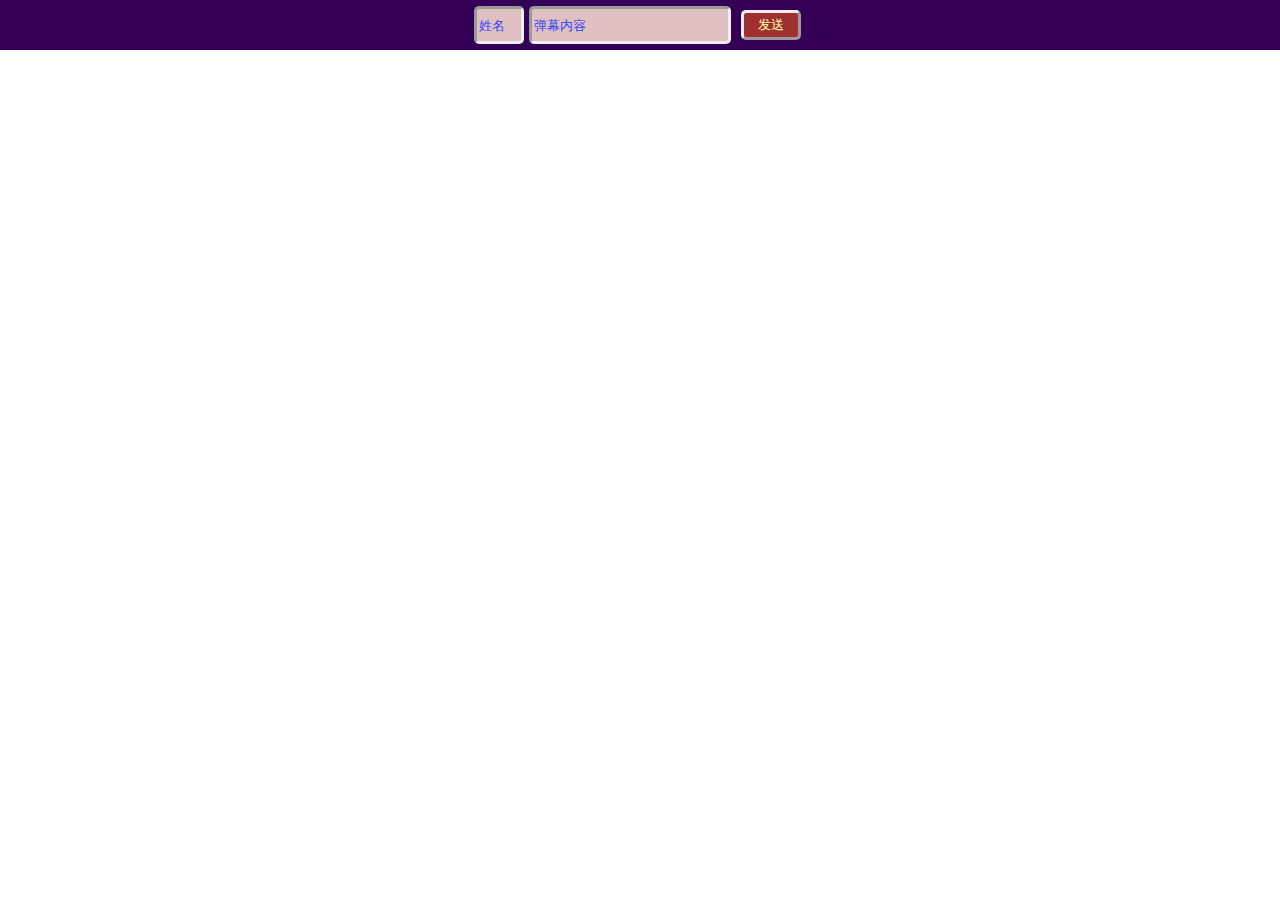
<file: chat.html>
<!DOCTYPE html>
<html>
        <head>
                <meta charset="UTF-8">
                <meta name="viewport" content="width=device-width, initial-scale=1.0, minimum-scale=1.0, maximum-scale=1.0,user-scalable=no"/>
                <title>CHAT</title>
                <style>
                        @keyframes left_to_right{
                                0%{right:-100vw;visibility:visible;}
                                80%{right:100vw;visibility:visible;}
                                81%{visibility:hidden;}
                                100%{visibility:hidden;}
                        }
                        .bullet {
                                position:absolute;
                                visibility:hidden;
                                animation:left_to_right linear 5s;
                                overflow:hidden;
                                -webkit-line-clamp: 1;
                                width: 100vw;
                        }
                        #name {
                                border:inset 3px;
                                border-radius:5px;
                                width:40px;
                                height:30px;
                                background-color:#e0c0c0;
                                transition:width 1s;
                        }
                        #name:focus{
                                border:inset 3px;
                                border-radius:5px;
                                width:80px;
                                height:30px;
                                background-color:#e0c0c0;
                                transition:width 1s;
                        }
                        #content{
                                margin:5px;
                                border:inset 3px;
                                border-radius:5px;
                                width:15%;
                                height:30px;
                                background-color:#e0c0c0;
                                transition:width 1s;
                                vertical-align:center;
                        }
                        #content:focus{
                                border:inset 3px;
                                border-radius:5px;
                                width:35%;
                                height:30px;
                                background-color:#e0c0c0;
                                transition:width 1s;
                        }
                        #panel {
                                display:flex;
                                justify-content:center;
                                align-items:center;
                                position:fixed;
                                background-color:#330055;
                                top:0;
                                left:0px;
                                width:100%;
                                height:50px;
                        }
                        #submit {
                                margin:5px;
                                border:outset;
                                border-radius:5px;
                                color:#ffffaa;
                                background-color:#a03030;
                                width:60px;
                                height:30px;
                                font-size:13px;
                        }
                        input::-webkit-input-placeholder{
                                color:#3040ff;
                        }
                </style>
        </head>
        <body>
                <div id = 'panel'>
                        <input type = text value = '' id = 'name' placeholder = "姓名"/>
                        <input type = text value = '' id = 'content' placeholder = "弹幕内容"/>
                        <button id = 'submit' onclick = "send();">发送</button>
                </div>
                <script>
                        function send(){
                                var name = document.getElementById('name').value;
                                var content = document.getElementById('content').value;
                                if (content.length == 0) {alert('感觉空空的');return;}
                                document.getElementById('content').value = '';
                                if (name){post('NEW '+name+':'+content);}
                                else{post('NEW '+content);}
                                return;
                        }
                        function post(content){
                                var httpRequest = new XMLHttpRequest();
                                httpRequest.open("POST","http://116.62.169.167:2333",true);
                                httpRequest.send(content);
                                httpRequest.onreadystatechange=function(){
                                        if(httpRequest.readyState == 4 && httpRequest.status == 200){
                                                display(JSON.parse(httpRequest.responseText));
                                        }
                                };
                        }
                        var last_bullet = '';
                        function display(magazine){
                                for (var i=0;i<magazine.length;++i){
                                        if (magazine[i] != last_bullet){
                                                put_text(magazine[i]);
                                        }
                                        else {break;}
                                }
                                last_bullet = magazine[0];
                        }
                        function put_text(content){
                                var cont = document.createElement("h1");
                                var bullet = document.createTextNode(content);
                                cont.appendChild(bullet);
                                cont.className = 'bullet';
                                cont.style.top = 10+Math.random()*80+'vh';
                                cont.style.animationDelay = Math.random()*4+'s';                   
                                document.body.appendChild(cont);
                                setTimeout(function(){cont.remove();},10000);
                                return;
                        }
                        setInterval("post('null')",1000);
                </script>
        </body>
</html>
</file>
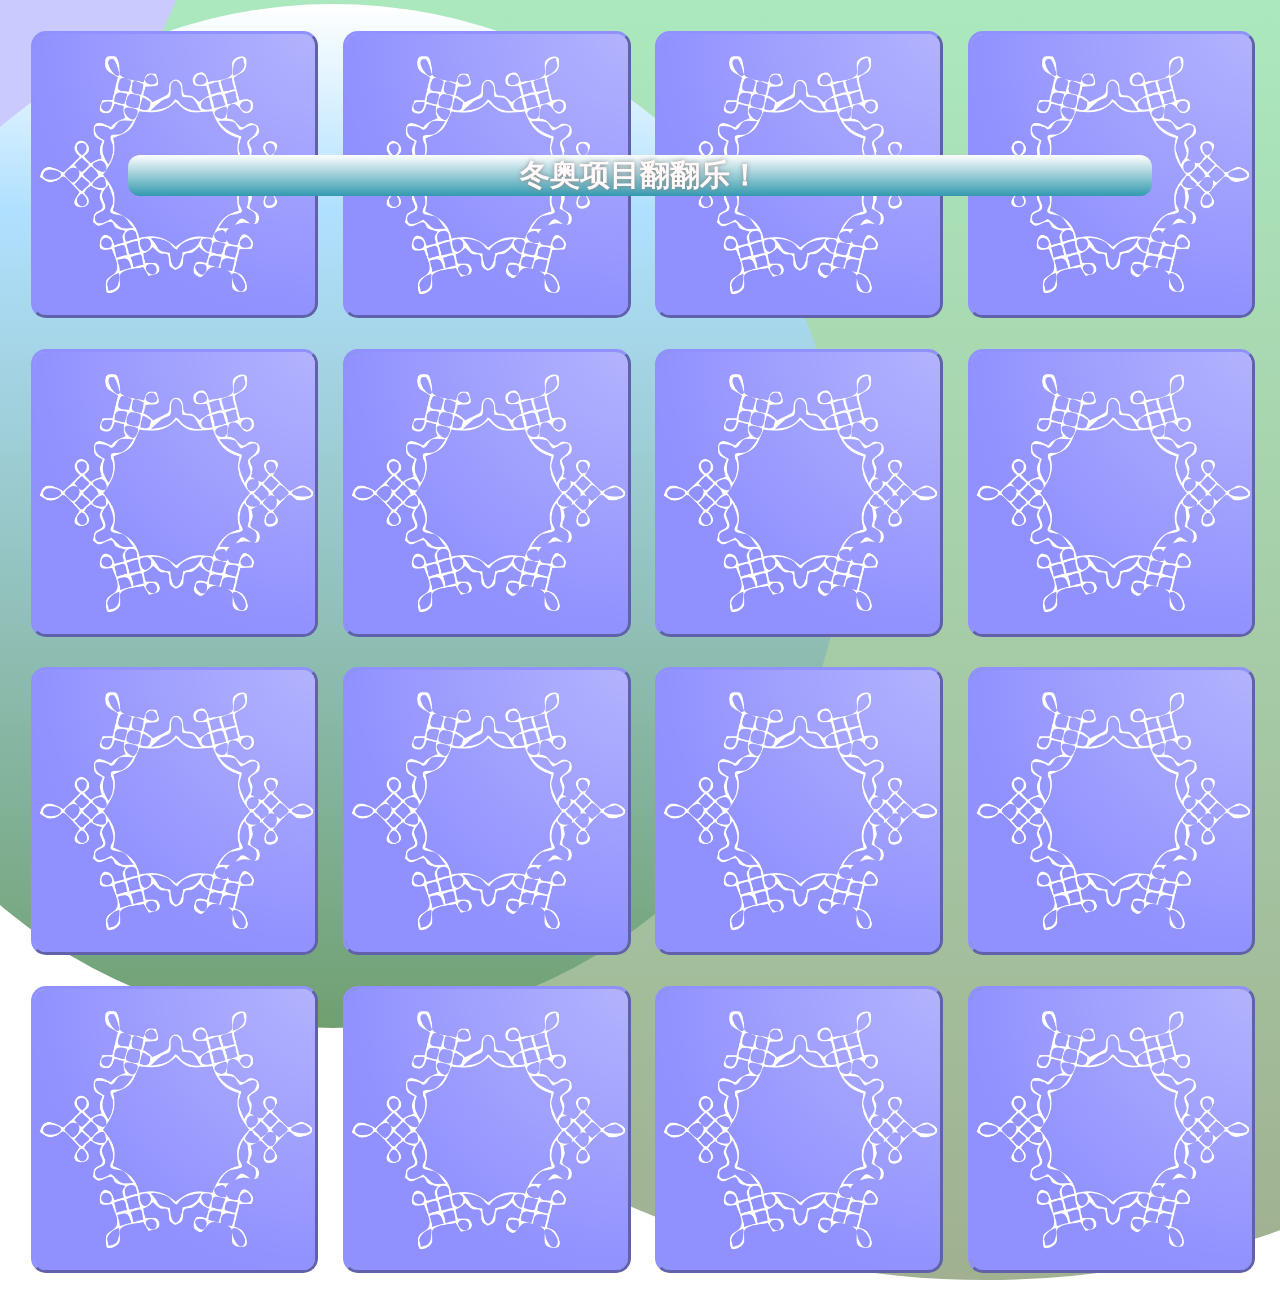
<file: flip.html>
<!DOCTYPE html>
<html>
<head>
<meta name="viewport" content="width=device-width, initial-scale=1.0">
<meta charset="utf-8"> 
<title>翻翻翻</title> 
<style>
        body{
                margin:0px;
                padding:0px;
        }
        #bgcontainer{
                overflow:hidden;
                border-radius:0px;
                background-color:#cacaff;
                position:fixed;
                width:100vw;
                height:100vh;
                padding:0;
                margin:0;
                left:0;
                top:0;
                z-index:-30;
        }
        #mount1{
                position:absolute;
                left:-14vw;
                bottom:-10vw;
                border-radius:40vw;
                width:80vw;
                height:80vw;
                border:None;
                background-image:linear-gradient(0deg,#70a070,#b0e0ff 80%,#FFFFFF);
                z-index:-10;
        }
        #mount2{
                position:absolute;
                right:-47vw;
                top:-40vw;
                border-radius:70vw;
                width:140vw;
                height:140vw;
                border:None;
                background-image:linear-gradient(0deg,#a0b090,#b0ffd0);
                z-index:-20;
        }
        .header{
                position:fixed;
                top:3vh;
                text-align:center;
                vertical-align:center;
                width:80vw;
                padding:0px;margin:10% 10vw;
                color:#fff9f9;
                font-size:30px;
                text-shadow: 0px 0px 5px #888888;
                border-radius:12px;
                border:None;
                background-image:linear-gradient(#ffffff,#3399af);
                z-index:2;
        }
        .grid-container{
                display:grid;
                grid-template-columns:22vw 22vw 22vw 22vw;
                grid-gap:2.4vw 2.4vw;
                padding:calc(50vh - 46.4vw) 0vw;
                margin:2.4vw;
        }
        .container,.front,.back{
                width:22vw;
                height:22vw;
                margin:0px;
                padding:0px;
                border-radius:15px;
        }
        
        .front,.back{
                border-radius:12px;
        }

        .container{
                perspective:px;
                border-radius:15px;
                transform-style:preserve-3d;
                -webkit-transform-style:preserve-3d;
                -o-transform-style:preserve-3d;
                -ms-transform-style:preserve-3d;
                transition:1s;
                border:outset #9090FF;
        }
        .front{
                position:absolute;
                top:0px;
                left:0px;
                background-color:#9090FF;
                -webkit-transform:translateZ(.1px);
                transform:translateZ(.1px);
                background-image:url('https://a4001234567.github.io/images/6121AF17-4596-49CC-B4F7-3872CD876354.png');
                background-size:cover;
        }
        .back{
                position:absolute;
                top:0px;
                left:0px;
                background-color:green;
                -webkit-transform:translateZ(-.1px);
                transform:translateZ(-.1px);
                background-size:cover;
        }
</style>
</head>
<body>
        
        <div id = 'bgcontainer'></div>
        <h1 class = "header">冬奥项目翻翻乐！</h1>
        <div id = 'mount1'></div>
        <div id = 'mount2'></div>
        <div class = "grid-container">
                <div class = "container" id = '1' onclick = 'proc(1)'>
                        <div class = "front" id = 'x'></div>
                        <div class = "back"></div>
                </div>
                <div class = "container" id = '2' onclick = 'proc(2)'>
                        <div class = "front"></div>
                        <div class = "back"></div>
                </div>
                <div class = "container" id = '3' onclick = 'proc(3)'>
                        <div class = "front"></div>
                        <div class = "back"></div>
                </div>
                <div class = "container" id = '4' onclick = 'proc(4)'>
                        <div class = "front"></div>
                        <div class = "back"></div>
                </div>
                <div class = "container" id = '5' onclick = 'proc(5)'>
                        <div class = "front"></div>
                        <div class = "back"></div>
                </div>
                <div class = "container" id = '6' onclick = 'proc(6)'>
                        <div class = "front"></div>
                        <div class = "back"></div>
                </div>
                <div class = "container" id = '7' onclick = 'proc(7)'>
                        <div class = "front"></div>
                        <div class = "back"></div>
                </div>
                <div class = "container" id = '8' onclick = 'proc(8)'>
                        <div class = "front"></div>
                        <div class = "back"></div>
                </div>
                <div class = "container" id = '9' onclick = 'proc(9)'>
                        <div class = "front"></div>
                        <div class = "back"></div>
                </div>
                <div class = "container" id = '10' onclick = 'proc(10)'>
                        <div class = "front"></div>
                        <div class = "back"></div>
                </div>
                <div class = "container" id = '11' onclick = 'proc(11)'>
                        <div class = "front"></div>
                        <div class = "back"></div>
                </div>
                <div class = "container" id = '12' onclick = 'proc(12)'>
                        <div class = "front"></div>
                        <div class = "back"></div>
                </div>
                <div class = "container" id = '13' onclick = 'proc(13)'>
                        <div class = "front"></div>
                        <div class = "back"></div>
                </div>
                <div class = "container" id = '14' onclick = 'proc(14)'>
                        <div class = "front"></div>
                        <div class = "back"></div>
                </div>
                <div class = "container" id = '15' onclick = 'proc(15)'>
                        <div class = "front"></div>
                        <div class = "back"></div>
                </div>
                <div class = "container" id = '16' onclick = 'proc(16)'>
                        <div class = "front"></div>
                        <div class = "back"></div>
                </div>
        </div>
        <script>
                function randomInt(min_v,max_v){
                        return min_v+Math.floor(Math.random()*(max_v-min_v));
                }
                var activated = new Array();
                var category = new Array();
                var lock = 0;
                var cnt = 0;
                var cnt_move = 0;
                var urls = new Array();
                urls = ["https://a4001234567.github.io/images/0C62F473-DC6F-4B2E-8741-6B1F91F9FAA9.png","https://a4001234567.github.io/images/10F7C3E2-4792-433A-B62B-821C85363C04.png","https://a4001234567.github.io/images/17E08A0F-F884-41AC-8C7A-53308E5336D5.png","https://a4001234567.github.io/images/6B97253A-4A68-4D24-88C1-939AE6B7C490.png","https://bpic.51yuansu.com/pic3/cover/02/33/16/59c11a38296fc_610.jpg","https://gimg2.baidu.com/image_search/src=http%3A%2F%2Fpic1.zhimg.com%2Fv2-81dcb196b25707d37994db5de61f58f4_r.jpg%3Fsource%3D1940ef5c&refer=http%3A%2F%2Fpic1.zhimg.com&app=2002&size=f9999,10000&q=a80&n=0&g=0n&fmt=jpeg?sec=1646818914&t=1f3b220aa5e3871940607f37e13efd24","https://gimg2.baidu.com/image_search/src=http%3A%2F%2Fnimg.ws.126.net%2F%3Furl%3Dhttp%3A%2F%2Fdingyue.ws.126.net%2F2021%2F0925%2F3f055544j00qzys4r000ic000hs00aog.jpg%26thumbnail%3D650x2147483647%26quality%3D80%26type%3Djpg&refer=http%3A%2F%2Fnimg.ws.126.net&app=2002&size=f9999,10000&q=a80&n=0&g=0n&fmt=jpeg?sec=1646818953&t=6d8a0f0ba54f984e1d2d0a80c47fe4d8","https://pica.zhimg.com/v2-c6b01dea5ac72ce3c78ac448aaef9f4a_1440w.jpg?source=172ae18b"]
                //urls = ['','','','','','','',''];
                category = [0,0,1,1,2,2,3,3,4,4,5,5,6,6,7,7];
                function shuffle(t_array){
                        for (var i = 0;i+1 < t_array.length;++i){
                                let dest_i = randomInt(i,t_array.length-1);
                                let t = t_array[dest_i];
                                t_array[dest_i] = t_array[i];
                                t_array[i] = t;
                        }
                        return t_array;
                }
                function reset_direction(){
                        for (var i = 1;i<=16;++i){
                                document.getElementById(i).style.transform = null;
                        }
                }
                function init(){
                        activated = new Array();
                        reset_direction();
                        category = [0,0,1,1,2,2,3,3,4,4,5,5,6,6,7,7];
                        shuffle(category);
                        cnt = 0;
                        cnt_move = 0;
                        for(var idx = 1;idx<=16;++idx){
                                document.getElementById(idx).children[1].style.backgroundImage = "url("+urls[category[idx-1]]+")";
                        }
                }
                init();
                function proc(n){
                        if (-1 == category[n-1]) return;
                        if (activated.length >= 2||(activated.length == 1 && activated[0] == n)){
                                for (var i = 0;i<activated.length;++i)
                                        document.getElementById(activated[i]).style.transform = null;
                                activated = new Array();
                                return;
                        }
                        activated.push(n)
                        var cur_element = document.getElementById(n);
                        cur_element.style.transform = "rotateY(180deg)";
                        ++lock;
                        setTimeout("--lock",1000);
                        if (1 == activated.length) return;
                        if ( category[activated[0]-1] != category[activated[1]-1] ){
                                if (!lock){
                                        document.getElementById(activated[0]).style.transform = null;
                                        document.getElementById(activated[1]).style.transform = null;
                                }else{
                                        setTimeout("document.getElementById("+activated[0]+").style.transform = null;",1000);
                                        setTimeout("document.getElementById("+activated[1]+").style.transform = null;",1000);
                                }
                                cnt_move++;
                        }else{
                                category[activated[0]-1] = -1;
                                category[activated[1]-1] = -1;
                                cnt_move++;
                                ++cnt;
                                if (cnt == 8){
                                        congratulate();
                                }
                        }
                        activated = new Array();
                }
                function congratulate(){
                        alert("🎉恭喜你，花费了"+cnt_move+"步！");
                        init();
                }
        </script>
</body>
</html>
</file>
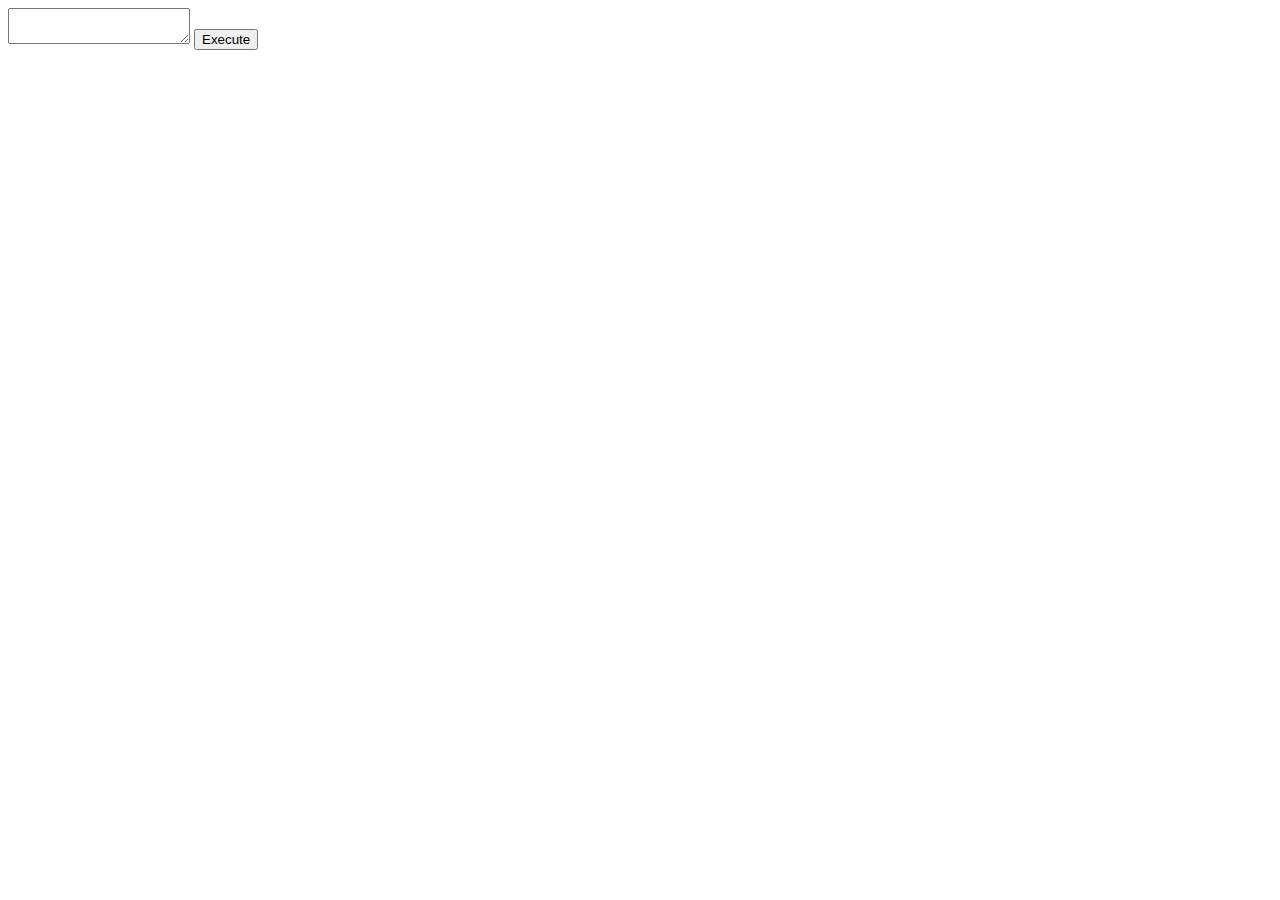
<file: preview.html>
<!DOCTYPE html>
<html>
   <head>
      <meta charset="UTF-8">
      <title>preview</title>
   </head>
	
   <body>
	  <textarea id = 'command'></textarea>
	  <input type = 'button' onclick = 'proc_command();' value = 'Execute'/>
      <script>
		  var element_list = [];
		// Rect X Y W H color
		// Drawing a rectangle with its upper-left corner at the position x,y, with its size w*h, filled with color
		function rect(X,Y,W,H,color){
        		var t=document.createElement("div");
        		t.style.position="absolute";
        		t.style.left=X+'px';
        		t.style.top=Y+'px';
        		t.style.width=W+'px';
        		t.style.height=H+'px';
		        t.style.backgroundColor=color;
        		document.body.appendChild(t);
        		return t;
		}
		function circ(X,Y,r,color){
        var t=document.createElement("div");
        t.style.position="absolute";
        t.style.left=X+'px';
        t.style.top=Y+'px';
        t.style.width=2*parseInt(r)+'px';
        t.style.height=2*parseInt(r)+'px';
        t.style.borderRadius=r+'px';
        t.style.backgroundColor=color;
        document.body.appendChild(t);
        return t;
}
// CLRS
// clear all drawn object
function clrs(){
        for (var i=0;i<element_list.length;++i){
                var temp = element_list[i];
                temp.remove();
        }
        element_list=[];
        return null;
}
// Text X Y size color content
// Display content at X,Y with size and color
function text(X,Y,size,color,content){
        var cont = document.createElement("div");
        cont.style.position="absolute";
        cont.style.left=X+'px';
        cont.style.top=Y+'px';
        cont.style.color=color;
        cont.style.fontSize=size+'px';
        var t = document.createTextNode(content);
        cont.appendChild(t)

        document.body.appendChild(cont);
        return cont;
}
// Tri X Y L R H theta color
// Draw a triangle
function tri(X,Y,L,R,H,theta,color){
        var t=document.createElement("div");
        t.style.position="absolute";
        t.style.left=X+'px';
        t.style.top=Y+'px';
        t.style.borderBottom=H+"px solid "+color;
        t.style.borderLeft=L+"px solid transparent";
        t.style.borderRight=R+"px solid transparent";
        t.style.webkitTransform = "rotate("+theta+"deg)";
        t.style.mozTransform = "rotate("+theta+"deg)";
        t.style.msTransform = "rotate("+theta+"deg)";
        t.style.oTransform = "rotate("+theta+"deg)";
        t.style.transform = "rotate("+theta+"deg)";
        document.body.appendChild(t);
        return t;
}
// Title msg
// for changing the title of the webpage to {msg}
function title(msg){
        document.title = msg;
        	return null;
		}
		  function proc_command(){
		  	var command = document.getElementById('command').value;
		  	var a = command.split('\n');
			var commands = [];
			var j;
		  	for (j in a){
				var cur_command = a[j];
				var splited = cur_command.split(' ');
				if (splited.length > 1){commands.push([splited[0],splited.slice(1)]);}
				else {commands.push([splited[0],]);}
			}
			document.getElementById('command').value = '';
			for (var i=0;i<commands.length;++i){
                var command=commands[i];
                var type=command[0];
                switch(type){
                        case "Rect":
                                element_list.push(rect(command[1][0],command[1][1],command[1][2],command[1][3],command[1][4]));
                                break;
						case "Circ":
                                element_list.push(circ(command[1][0],command[1][1],command[1][2],command[1][3]));
                                break;
                        case "CLRS":
                                clrs();
                                break;
                        case "Text":
                                element_list.push(text(command[1][0],command[1][1],command[1][2],command[1][3],command[1][4]));
                                break;
                        case "Tri":
                                element_list.push(tri(command[1][0],command[1][1],command[1][2],command[1][3],command[1][4],command[1][5],command[1][6]));
                                break;
                        case "Alert":
                                alert(command[1][0]);
                                break;
                        case "Title":
                                title(command[1][0]);
                                break;
                }
        	}
		  }  
	   </script>
   </body>
</html>
</file>
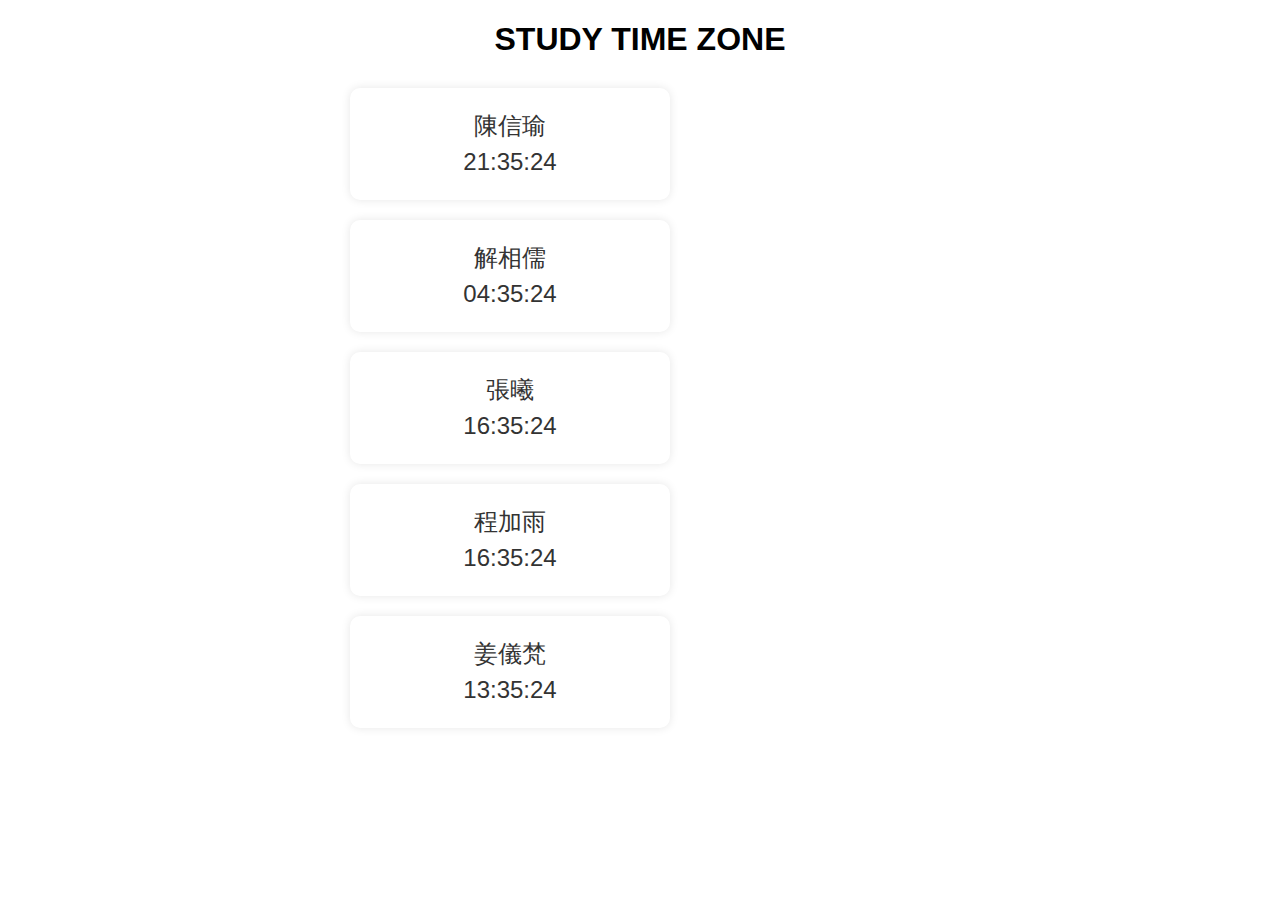
<file: timezone.html>
<!DOCTYPE html>
<html lang="en">
<head>
    <meta charset="UTF-8">
    <meta name="viewport" content="width=device-width, initial-scale=1.0">
	
	<link rel="stylesheet" href="https://naozhong.net.cn/css/style.css?v=36">
    <title>Study Club Time Zone</title>
    <style>
		@font-face {
			font-family: 'EVA';
			src: url('https://a4001234567.github.io/EVA-MATISSE_STANDARD.TTF') format('truetype');
		}
        body {
            font-family: EVA, sans-serif;
            text-align: center;
            margin: 0;
            padding: 0;
        }
        h1 {
            margin-bottom: 20px;
        }
        .clocks {
            display: flex;
            flex-wrap: wrap;
            justify-content: space-between;
            align-items: center;
            max-width: 600px;
            margin: 0 auto;
        }
        .clock {
            width: calc(50% - 20px);
            margin: 10px;
            padding: 20px;
            border-radius: 10px;
            box-shadow: 0 0 10px rgba(0, 0, 0, 0.1);
            background-color: #fff;
            color: #333;
            font-size: 24px;
            line-height: 1.5;
        }
        @media screen and (max-width: 480px) {
            .clock {
                width: 100%;
            }
        }
    </style>
</head>
<body>
    <h1>STUDY TIME ZONE</h1>
    <div class="clocks">
		<div class="clock">陳信瑜<div class="colored digit text-nowrap font-digit" id="cxy"></div></div>
		<div class="clock">解相儒<div class="colored digit text-nowrap font-digit" id="xxr"></div></div>
		<div class="clock">張曦<div class="colored digit text-nowrap font-digit" id="zx"></div></div>
		<div class="clock">程加雨<div class="colored digit text-nowrap font-digit" id="cjy"></div></div>
		<div class="clock">姜儀梵<div class="colored digit text-nowrap font-digit" id="jyf"></div></div>
    </div>
    <script>
        function updateTime() {
            const now = new Date();
            const timeZoneOffsets = {
                cxy: 1,
                xxr: 8,
                zx: -4,
                cjy: -4,
                jyf: -7
            };

            for (const id in timeZoneOffsets) {
                const offset = timeZoneOffsets[id];
                const time = new Date(now.getTime() + (offset * 60 * 60 * 1000));
                const hours = time.getUTCHours().toString().padStart(2, '0');
                const minutes = time.getUTCMinutes().toString().padStart(2, '0');
                const seconds = time.getUTCSeconds().toString().padStart(2, '0');
                const formattedTime = `${hours}:${minutes}:${seconds}`;
                document.getElementById(id).innerText = formattedTime;
            }
        }

        updateTime();
        setInterval(updateTime, 1000);
    </script>
</body>
</html>
</file>
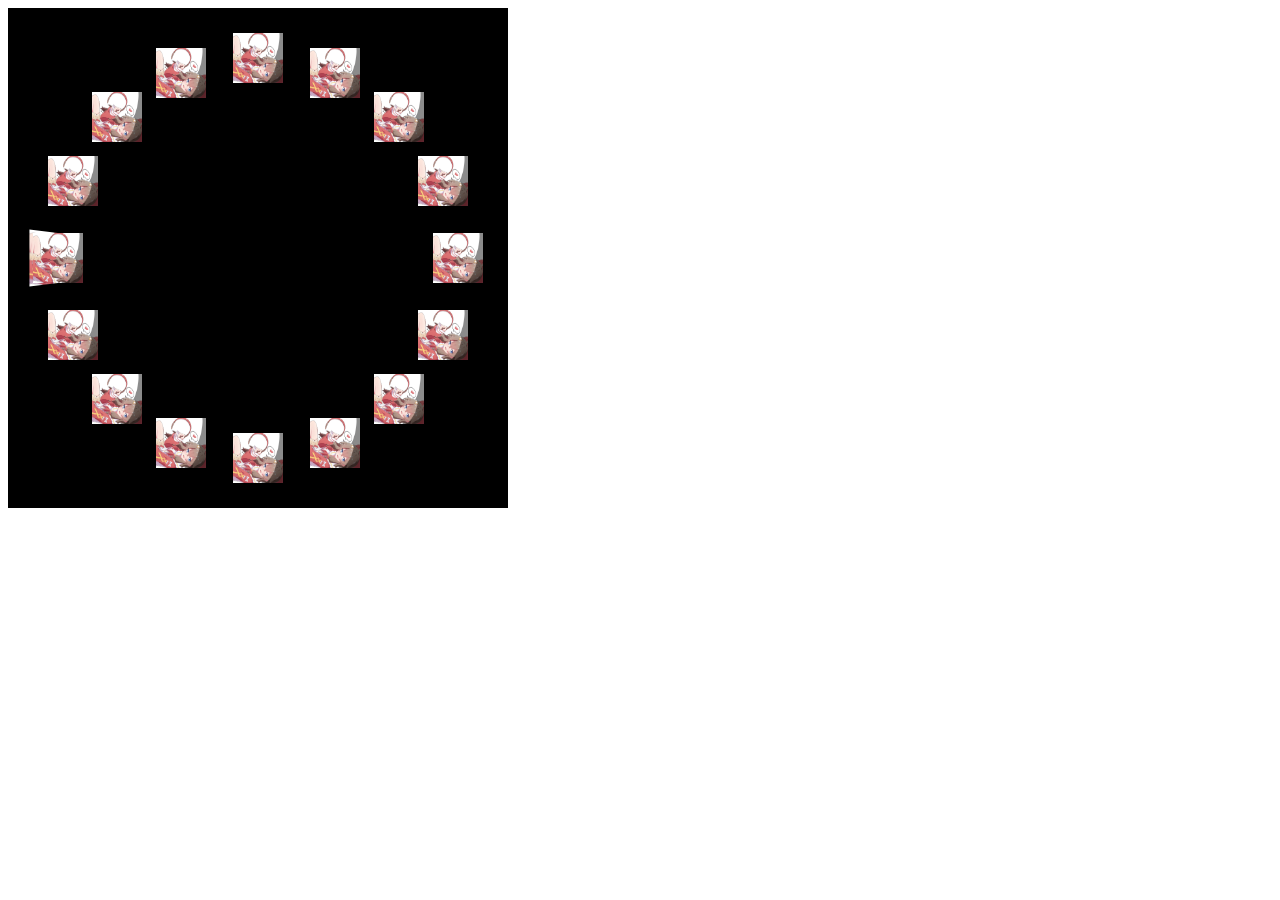
<file: tmp.html>
<!DOCTYPE html>
<html>
<head>
<link rel="stylesheet" href="https://a4001234567.github.io/tunnel.css" type="text/css" />
</head>
<body>
<div id="container">
<img id="aa" src="https://a4001234567.github.io/images/FBF7D2F5-70C9-47C1-BAA2-B47F602C876A.jpeg",alt = "loading"/>
<img id="ab" src="https://a4001234567.github.io/images/FBF7D2F5-70C9-47C1-BAA2-B47F602C876A.jpeg",alt = "loading"/>
<img id="ac" src="https://a4001234567.github.io/images/FBF7D2F5-70C9-47C1-BAA2-B47F602C876A.jpeg",alt = "loading"/>
<img id="ad" src="https://a4001234567.github.io/images/FBF7D2F5-70C9-47C1-BAA2-B47F602C876A.jpeg",alt = "loading"/>
<img id="ae" src="https://a4001234567.github.io/images/FBF7D2F5-70C9-47C1-BAA2-B47F602C876A.jpeg",alt = "loading"/>
<img id="af" src="https://a4001234567.github.io/images/FBF7D2F5-70C9-47C1-BAA2-B47F602C876A.jpeg",alt = "loading"/>
<img id="ag" src="https://a4001234567.github.io/images/FBF7D2F5-70C9-47C1-BAA2-B47F602C876A.jpeg",alt = "loading"/>
<img id="ah" src="https://a4001234567.github.io/images/FBF7D2F5-70C9-47C1-BAA2-B47F602C876A.jpeg",alt = "loading"/>
<img id="ai" src="https://a4001234567.github.io/images/FBF7D2F5-70C9-47C1-BAA2-B47F602C876A.jpeg",alt = "loading"/>
<img id="aj" src="https://a4001234567.github.io/images/FBF7D2F5-70C9-47C1-BAA2-B47F602C876A.jpeg",alt = "loading"/>
<img id="ak" src="https://a4001234567.github.io/images/FBF7D2F5-70C9-47C1-BAA2-B47F602C876A.jpeg",alt = "loading"/>
<img id="al" src="https://a4001234567.github.io/images/FBF7D2F5-70C9-47C1-BAA2-B47F602C876A.jpeg",alt = "loading"/>
<img id="am" src="https://a4001234567.github.io/images/FBF7D2F5-70C9-47C1-BAA2-B47F602C876A.jpeg",alt = "loading"/>
<img id="an" src="https://a4001234567.github.io/images/FBF7D2F5-70C9-47C1-BAA2-B47F602C876A.jpeg",alt = "loading"/>
<img id="ao" src="https://a4001234567.github.io/images/FBF7D2F5-70C9-47C1-BAA2-B47F602C876A.jpeg",alt = "loading"/>
<img id="ap" src="https://a4001234567.github.io/images/FBF7D2F5-70C9-47C1-BAA2-B47F602C876A.jpeg",alt = "loading"/>
<img id="ba" src="https://a4001234567.github.io/images/FBF7D2F5-70C9-47C1-BAA2-B47F602C876A.jpeg",alt = "loading"/>
<img id="bb" src="https://a4001234567.github.io/images/FBF7D2F5-70C9-47C1-BAA2-B47F602C876A.jpeg",alt = "loading"/>
<img id="bc" src="https://a4001234567.github.io/images/FBF7D2F5-70C9-47C1-BAA2-B47F602C876A.jpeg",alt = "loading"/>
<img id="bd" src="https://a4001234567.github.io/images/FBF7D2F5-70C9-47C1-BAA2-B47F602C876A.jpeg",alt = "loading"/>
<img id="be" src="https://a4001234567.github.io/images/FBF7D2F5-70C9-47C1-BAA2-B47F602C876A.jpeg",alt = "loading"/>
<img id="bf" src="https://a4001234567.github.io/images/FBF7D2F5-70C9-47C1-BAA2-B47F602C876A.jpeg",alt = "loading"/>
<img id="bg" src="https://a4001234567.github.io/images/FBF7D2F5-70C9-47C1-BAA2-B47F602C876A.jpeg",alt = "loading"/>
<img id="bh" src="https://a4001234567.github.io/images/FBF7D2F5-70C9-47C1-BAA2-B47F602C876A.jpeg",alt = "loading"/>
<img id="bi" src="https://a4001234567.github.io/images/FBF7D2F5-70C9-47C1-BAA2-B47F602C876A.jpeg",alt = "loading"/>
<img id="bj" src="https://a4001234567.github.io/images/FBF7D2F5-70C9-47C1-BAA2-B47F602C876A.jpeg",alt = "loading"/>
<img id="bk" src="https://a4001234567.github.io/images/FBF7D2F5-70C9-47C1-BAA2-B47F602C876A.jpeg",alt = "loading"/>
<img id="bl" src="https://a4001234567.github.io/images/FBF7D2F5-70C9-47C1-BAA2-B47F602C876A.jpeg",alt = "loading"/>
<img id="bm" src="https://a4001234567.github.io/images/FBF7D2F5-70C9-47C1-BAA2-B47F602C876A.jpeg",alt = "loading"/>
<img id="bn" src="https://a4001234567.github.io/images/FBF7D2F5-70C9-47C1-BAA2-B47F602C876A.jpeg",alt = "loading"/>
<img id="bo" src="https://a4001234567.github.io/images/FBF7D2F5-70C9-47C1-BAA2-B47F602C876A.jpeg",alt = "loading"/>
<img id="bp" src="https://a4001234567.github.io/images/FBF7D2F5-70C9-47C1-BAA2-B47F602C876A.jpeg",alt = "loading"/>
<img id="ca" src="https://a4001234567.github.io/images/FBF7D2F5-70C9-47C1-BAA2-B47F602C876A.jpeg",alt = "loading"/>
<img id="cb" src="https://a4001234567.github.io/images/FBF7D2F5-70C9-47C1-BAA2-B47F602C876A.jpeg",alt = "loading"/>
<img id="cc" src="https://a4001234567.github.io/images/FBF7D2F5-70C9-47C1-BAA2-B47F602C876A.jpeg",alt = "loading"/>
<img id="cd" src="https://a4001234567.github.io/images/FBF7D2F5-70C9-47C1-BAA2-B47F602C876A.jpeg",alt = "loading"/>
<img id="ce" src="https://a4001234567.github.io/images/FBF7D2F5-70C9-47C1-BAA2-B47F602C876A.jpeg",alt = "loading"/>
<img id="cf" src="https://a4001234567.github.io/images/FBF7D2F5-70C9-47C1-BAA2-B47F602C876A.jpeg",alt = "loading"/>
<img id="cg" src="https://a4001234567.github.io/images/FBF7D2F5-70C9-47C1-BAA2-B47F602C876A.jpeg",alt = "loading"/>
<img id="ch" src="https://a4001234567.github.io/images/FBF7D2F5-70C9-47C1-BAA2-B47F602C876A.jpeg",alt = "loading"/>
<img id="ci" src="https://a4001234567.github.io/images/FBF7D2F5-70C9-47C1-BAA2-B47F602C876A.jpeg",alt = "loading"/>
<img id="cj" src="https://a4001234567.github.io/images/FBF7D2F5-70C9-47C1-BAA2-B47F602C876A.jpeg",alt = "loading"/>
<img id="ck" src="https://a4001234567.github.io/images/FBF7D2F5-70C9-47C1-BAA2-B47F602C876A.jpeg",alt = "loading"/>
<img id="cl" src="https://a4001234567.github.io/images/FBF7D2F5-70C9-47C1-BAA2-B47F602C876A.jpeg",alt = "loading"/>
<img id="cm" src="https://a4001234567.github.io/images/FBF7D2F5-70C9-47C1-BAA2-B47F602C876A.jpeg",alt = "loading"/>
<img id="cn" src="https://a4001234567.github.io/images/FBF7D2F5-70C9-47C1-BAA2-B47F602C876A.jpeg",alt = "loading"/>
<img id="co" src="https://a4001234567.github.io/images/FBF7D2F5-70C9-47C1-BAA2-B47F602C876A.jpeg",alt = "loading"/>
<img id="cp" src="https://a4001234567.github.io/images/FBF7D2F5-70C9-47C1-BAA2-B47F602C876A.jpeg",alt = "loading"/>
<img id="da" src="https://a4001234567.github.io/images/FBF7D2F5-70C9-47C1-BAA2-B47F602C876A.jpeg",alt = "loading"/>
<img id="db" src="https://a4001234567.github.io/images/FBF7D2F5-70C9-47C1-BAA2-B47F602C876A.jpeg",alt = "loading"/>
<img id="dc" src="https://a4001234567.github.io/images/FBF7D2F5-70C9-47C1-BAA2-B47F602C876A.jpeg",alt = "loading"/>
<img id="dd" src="https://a4001234567.github.io/images/FBF7D2F5-70C9-47C1-BAA2-B47F602C876A.jpeg",alt = "loading"/>
<img id="de" src="https://a4001234567.github.io/images/FBF7D2F5-70C9-47C1-BAA2-B47F602C876A.jpeg",alt = "loading"/>
<img id="df" src="https://a4001234567.github.io/images/FBF7D2F5-70C9-47C1-BAA2-B47F602C876A.jpeg",alt = "loading"/>
<img id="dg" src="https://a4001234567.github.io/images/FBF7D2F5-70C9-47C1-BAA2-B47F602C876A.jpeg",alt = "loading"/>
<img id="dh" src="https://a4001234567.github.io/images/FBF7D2F5-70C9-47C1-BAA2-B47F602C876A.jpeg",alt = "loading"/>
<img id="di" src="https://a4001234567.github.io/images/FBF7D2F5-70C9-47C1-BAA2-B47F602C876A.jpeg",alt = "loading"/>
<img id="dj" src="https://a4001234567.github.io/images/FBF7D2F5-70C9-47C1-BAA2-B47F602C876A.jpeg",alt = "loading"/>
<img id="dk" src="https://a4001234567.github.io/images/FBF7D2F5-70C9-47C1-BAA2-B47F602C876A.jpeg",alt = "loading"/>
<img id="dl" src="https://a4001234567.github.io/images/FBF7D2F5-70C9-47C1-BAA2-B47F602C876A.jpeg",alt = "loading"/>
<img id="dm" src="https://a4001234567.github.io/images/FBF7D2F5-70C9-47C1-BAA2-B47F602C876A.jpeg",alt = "loading"/>
<img id="dn" src="https://a4001234567.github.io/images/FBF7D2F5-70C9-47C1-BAA2-B47F602C876A.jpeg",alt = "loading"/>
<img id="do" src="https://a4001234567.github.io/images/FBF7D2F5-70C9-47C1-BAA2-B47F602C876A.jpeg",alt = "loading"/>
<img id="dp" src="https://a4001234567.github.io/images/FBF7D2F5-70C9-47C1-BAA2-B47F602C876A.jpeg",alt = "loading"/>
<img id="ea" src="https://a4001234567.github.io/images/FBF7D2F5-70C9-47C1-BAA2-B47F602C876A.jpeg",alt = "loading"/>
<img id="eb" src="https://a4001234567.github.io/images/FBF7D2F5-70C9-47C1-BAA2-B47F602C876A.jpeg",alt = "loading"/>
<img id="ec" src="https://a4001234567.github.io/images/FBF7D2F5-70C9-47C1-BAA2-B47F602C876A.jpeg",alt = "loading"/>
<img id="ed" src="https://a4001234567.github.io/images/FBF7D2F5-70C9-47C1-BAA2-B47F602C876A.jpeg",alt = "loading"/>
<img id="ee" src="https://a4001234567.github.io/images/FBF7D2F5-70C9-47C1-BAA2-B47F602C876A.jpeg",alt = "loading"/>
<img id="ef" src="https://a4001234567.github.io/images/FBF7D2F5-70C9-47C1-BAA2-B47F602C876A.jpeg",alt = "loading"/>
<img id="eg" src="https://a4001234567.github.io/images/FBF7D2F5-70C9-47C1-BAA2-B47F602C876A.jpeg",alt = "loading"/>
<img id="eh" src="https://a4001234567.github.io/images/FBF7D2F5-70C9-47C1-BAA2-B47F602C876A.jpeg",alt = "loading"/>
<img id="ei" src="https://a4001234567.github.io/images/FBF7D2F5-70C9-47C1-BAA2-B47F602C876A.jpeg",alt = "loading"/>
<img id="ej" src="https://a4001234567.github.io/images/FBF7D2F5-70C9-47C1-BAA2-B47F602C876A.jpeg",alt = "loading"/>
<img id="ek" src="https://a4001234567.github.io/images/FBF7D2F5-70C9-47C1-BAA2-B47F602C876A.jpeg",alt = "loading"/>
<img id="el" src="https://a4001234567.github.io/images/FBF7D2F5-70C9-47C1-BAA2-B47F602C876A.jpeg",alt = "loading"/>
<img id="em" src="https://a4001234567.github.io/images/FBF7D2F5-70C9-47C1-BAA2-B47F602C876A.jpeg",alt = "loading"/>
<img id="en" src="https://a4001234567.github.io/images/FBF7D2F5-70C9-47C1-BAA2-B47F602C876A.jpeg",alt = "loading"/>
<img id="eo" src="https://a4001234567.github.io/images/FBF7D2F5-70C9-47C1-BAA2-B47F602C876A.jpeg",alt = "loading"/>
<img id="ep" src="https://a4001234567.github.io/images/FBF7D2F5-70C9-47C1-BAA2-B47F602C876A.jpeg",alt = "loading"/>
<img id="fa" src="https://a4001234567.github.io/images/FBF7D2F5-70C9-47C1-BAA2-B47F602C876A.jpeg",alt = "loading"/>
<img id="fb" src="https://a4001234567.github.io/images/FBF7D2F5-70C9-47C1-BAA2-B47F602C876A.jpeg",alt = "loading"/>
<img id="fc" src="https://a4001234567.github.io/images/FBF7D2F5-70C9-47C1-BAA2-B47F602C876A.jpeg",alt = "loading"/>
<img id="fd" src="https://a4001234567.github.io/images/FBF7D2F5-70C9-47C1-BAA2-B47F602C876A.jpeg",alt = "loading"/>
<img id="fe" src="https://a4001234567.github.io/images/FBF7D2F5-70C9-47C1-BAA2-B47F602C876A.jpeg",alt = "loading"/>
<img id="ff" src="https://a4001234567.github.io/images/FBF7D2F5-70C9-47C1-BAA2-B47F602C876A.jpeg",alt = "loading"/>
<img id="fg" src="https://a4001234567.github.io/images/FBF7D2F5-70C9-47C1-BAA2-B47F602C876A.jpeg",alt = "loading"/>
<img id="fh" src="https://a4001234567.github.io/images/FBF7D2F5-70C9-47C1-BAA2-B47F602C876A.jpeg",alt = "loading"/>
<img id="fi" src="https://a4001234567.github.io/images/FBF7D2F5-70C9-47C1-BAA2-B47F602C876A.jpeg",alt = "loading"/>
<img id="fj" src="https://a4001234567.github.io/images/FBF7D2F5-70C9-47C1-BAA2-B47F602C876A.jpeg",alt = "loading"/>
<img id="fk" src="https://a4001234567.github.io/images/FBF7D2F5-70C9-47C1-BAA2-B47F602C876A.jpeg",alt = "loading"/>
<img id="fl" src="https://a4001234567.github.io/images/FBF7D2F5-70C9-47C1-BAA2-B47F602C876A.jpeg",alt = "loading"/>
<img id="fm" src="https://a4001234567.github.io/images/FBF7D2F5-70C9-47C1-BAA2-B47F602C876A.jpeg",alt = "loading"/>
<img id="fn" src="https://a4001234567.github.io/images/FBF7D2F5-70C9-47C1-BAA2-B47F602C876A.jpeg",alt = "loading"/>
<img id="fo" src="https://a4001234567.github.io/images/FBF7D2F5-70C9-47C1-BAA2-B47F602C876A.jpeg",alt = "loading"/>
<img id="fp" src="https://a4001234567.github.io/images/FBF7D2F5-70C9-47C1-BAA2-B47F602C876A.jpeg",alt = "loading"/>
<img id="ga" src="https://a4001234567.github.io/images/FBF7D2F5-70C9-47C1-BAA2-B47F602C876A.jpeg",alt = "loading"/>
<img id="gb" src="https://a4001234567.github.io/images/FBF7D2F5-70C9-47C1-BAA2-B47F602C876A.jpeg",alt = "loading"/>
<img id="gc" src="https://a4001234567.github.io/images/FBF7D2F5-70C9-47C1-BAA2-B47F602C876A.jpeg",alt = "loading"/>
<img id="gd" src="https://a4001234567.github.io/images/FBF7D2F5-70C9-47C1-BAA2-B47F602C876A.jpeg",alt = "loading"/>
<img id="ge" src="https://a4001234567.github.io/images/FBF7D2F5-70C9-47C1-BAA2-B47F602C876A.jpeg",alt = "loading"/>
<img id="gf" src="https://a4001234567.github.io/images/FBF7D2F5-70C9-47C1-BAA2-B47F602C876A.jpeg",alt = "loading"/>
<img id="gg" src="https://a4001234567.github.io/images/FBF7D2F5-70C9-47C1-BAA2-B47F602C876A.jpeg",alt = "loading"/>
<img id="gh" src="https://a4001234567.github.io/images/FBF7D2F5-70C9-47C1-BAA2-B47F602C876A.jpeg",alt = "loading"/>
<img id="gi" src="https://a4001234567.github.io/images/FBF7D2F5-70C9-47C1-BAA2-B47F602C876A.jpeg",alt = "loading"/>
<img id="gj" src="https://a4001234567.github.io/images/FBF7D2F5-70C9-47C1-BAA2-B47F602C876A.jpeg",alt = "loading"/>
<img id="gk" src="https://a4001234567.github.io/images/FBF7D2F5-70C9-47C1-BAA2-B47F602C876A.jpeg",alt = "loading"/>
<img id="gl" src="https://a4001234567.github.io/images/FBF7D2F5-70C9-47C1-BAA2-B47F602C876A.jpeg",alt = "loading"/>
<img id="gm" src="https://a4001234567.github.io/images/FBF7D2F5-70C9-47C1-BAA2-B47F602C876A.jpeg",alt = "loading"/>
<img id="gn" src="https://a4001234567.github.io/images/FBF7D2F5-70C9-47C1-BAA2-B47F602C876A.jpeg",alt = "loading"/>
<img id="go" src="https://a4001234567.github.io/images/FBF7D2F5-70C9-47C1-BAA2-B47F602C876A.jpeg",alt = "loading"/>
<img id="gp" src="https://a4001234567.github.io/images/FBF7D2F5-70C9-47C1-BAA2-B47F602C876A.jpeg",alt = "loading"/>
<img id="ha" src="https://a4001234567.github.io/images/FBF7D2F5-70C9-47C1-BAA2-B47F602C876A.jpeg",alt = "loading"/>
<img id="hb" src="https://a4001234567.github.io/images/FBF7D2F5-70C9-47C1-BAA2-B47F602C876A.jpeg",alt = "loading"/>
<img id="hc" src="https://a4001234567.github.io/images/FBF7D2F5-70C9-47C1-BAA2-B47F602C876A.jpeg",alt = "loading"/>
<img id="hd" src="https://a4001234567.github.io/images/FBF7D2F5-70C9-47C1-BAA2-B47F602C876A.jpeg",alt = "loading"/>
<img id="he" src="https://a4001234567.github.io/images/FBF7D2F5-70C9-47C1-BAA2-B47F602C876A.jpeg",alt = "loading"/>
<img id="hf" src="https://a4001234567.github.io/images/FBF7D2F5-70C9-47C1-BAA2-B47F602C876A.jpeg",alt = "loading"/>
<img id="hg" src="https://a4001234567.github.io/images/FBF7D2F5-70C9-47C1-BAA2-B47F602C876A.jpeg",alt = "loading"/>
<img id="hh" src="https://a4001234567.github.io/images/FBF7D2F5-70C9-47C1-BAA2-B47F602C876A.jpeg",alt = "loading"/>
<img id="hi" src="https://a4001234567.github.io/images/FBF7D2F5-70C9-47C1-BAA2-B47F602C876A.jpeg",alt = "loading"/>
<img id="hj" src="https://a4001234567.github.io/images/FBF7D2F5-70C9-47C1-BAA2-B47F602C876A.jpeg",alt = "loading"/>
<img id="hk" src="https://a4001234567.github.io/images/FBF7D2F5-70C9-47C1-BAA2-B47F602C876A.jpeg",alt = "loading"/>
<img id="hl" src="https://a4001234567.github.io/images/FBF7D2F5-70C9-47C1-BAA2-B47F602C876A.jpeg",alt = "loading"/>
<img id="hm" src="https://a4001234567.github.io/images/FBF7D2F5-70C9-47C1-BAA2-B47F602C876A.jpeg",alt = "loading"/>
<img id="hn" src="https://a4001234567.github.io/images/FBF7D2F5-70C9-47C1-BAA2-B47F602C876A.jpeg",alt = "loading"/>
<img id="ho" src="https://a4001234567.github.io/images/FBF7D2F5-70C9-47C1-BAA2-B47F602C876A.jpeg",alt = "loading"/>
<img id="hp" src="https://a4001234567.github.io/images/FBF7D2F5-70C9-47C1-BAA2-B47F602C876A.jpeg",alt = "loading"/>
<img id="ia" src="https://a4001234567.github.io/images/FBF7D2F5-70C9-47C1-BAA2-B47F602C876A.jpeg",alt = "loading"/>
<img id="ib" src="https://a4001234567.github.io/images/FBF7D2F5-70C9-47C1-BAA2-B47F602C876A.jpeg",alt = "loading"/>
<img id="ic" src="https://a4001234567.github.io/images/FBF7D2F5-70C9-47C1-BAA2-B47F602C876A.jpeg",alt = "loading"/>
<img id="id" src="https://a4001234567.github.io/images/FBF7D2F5-70C9-47C1-BAA2-B47F602C876A.jpeg",alt = "loading"/>
<img id="ie" src="https://a4001234567.github.io/images/FBF7D2F5-70C9-47C1-BAA2-B47F602C876A.jpeg",alt = "loading"/>
<img id="if" src="https://a4001234567.github.io/images/FBF7D2F5-70C9-47C1-BAA2-B47F602C876A.jpeg",alt = "loading"/>
<img id="ig" src="https://a4001234567.github.io/images/FBF7D2F5-70C9-47C1-BAA2-B47F602C876A.jpeg",alt = "loading"/>
<img id="ih" src="https://a4001234567.github.io/images/FBF7D2F5-70C9-47C1-BAA2-B47F602C876A.jpeg",alt = "loading"/>
<img id="ii" src="https://a4001234567.github.io/images/FBF7D2F5-70C9-47C1-BAA2-B47F602C876A.jpeg",alt = "loading"/>
<img id="ij" src="https://a4001234567.github.io/images/FBF7D2F5-70C9-47C1-BAA2-B47F602C876A.jpeg",alt = "loading"/>
<img id="ik" src="https://a4001234567.github.io/images/FBF7D2F5-70C9-47C1-BAA2-B47F602C876A.jpeg",alt = "loading"/>
<img id="il" src="https://a4001234567.github.io/images/FBF7D2F5-70C9-47C1-BAA2-B47F602C876A.jpeg",alt = "loading"/>
<img id="im" src="https://a4001234567.github.io/images/FBF7D2F5-70C9-47C1-BAA2-B47F602C876A.jpeg",alt = "loading"/>
<img id="in" src="https://a4001234567.github.io/images/FBF7D2F5-70C9-47C1-BAA2-B47F602C876A.jpeg",alt = "loading"/>
<img id="io" src="https://a4001234567.github.io/images/FBF7D2F5-70C9-47C1-BAA2-B47F602C876A.jpeg",alt = "loading"/>
<img id="ip" src="https://a4001234567.github.io/images/FBF7D2F5-70C9-47C1-BAA2-B47F602C876A.jpeg",alt = "loading"/>
<img id="ja" src="https://a4001234567.github.io/images/FBF7D2F5-70C9-47C1-BAA2-B47F602C876A.jpeg",alt = "loading"/>
<img id="jb" src="https://a4001234567.github.io/images/FBF7D2F5-70C9-47C1-BAA2-B47F602C876A.jpeg",alt = "loading"/>
<img id="jc" src="https://a4001234567.github.io/images/FBF7D2F5-70C9-47C1-BAA2-B47F602C876A.jpeg",alt = "loading"/>
<img id="jd" src="https://a4001234567.github.io/images/FBF7D2F5-70C9-47C1-BAA2-B47F602C876A.jpeg",alt = "loading"/>
<img id="je" src="https://a4001234567.github.io/images/FBF7D2F5-70C9-47C1-BAA2-B47F602C876A.jpeg",alt = "loading"/>
<img id="jf" src="https://a4001234567.github.io/images/FBF7D2F5-70C9-47C1-BAA2-B47F602C876A.jpeg",alt = "loading"/>
<img id="jg" src="https://a4001234567.github.io/images/FBF7D2F5-70C9-47C1-BAA2-B47F602C876A.jpeg",alt = "loading"/>
<img id="jh" src="https://a4001234567.github.io/images/FBF7D2F5-70C9-47C1-BAA2-B47F602C876A.jpeg",alt = "loading"/>
<img id="ji" src="https://a4001234567.github.io/images/FBF7D2F5-70C9-47C1-BAA2-B47F602C876A.jpeg",alt = "loading"/>
<img id="jj" src="https://a4001234567.github.io/images/FBF7D2F5-70C9-47C1-BAA2-B47F602C876A.jpeg",alt = "loading"/>
<img id="jk" src="https://a4001234567.github.io/images/FBF7D2F5-70C9-47C1-BAA2-B47F602C876A.jpeg",alt = "loading"/>
<img id="jl" src="https://a4001234567.github.io/images/FBF7D2F5-70C9-47C1-BAA2-B47F602C876A.jpeg",alt = "loading"/>
<img id="jm" src="https://a4001234567.github.io/images/FBF7D2F5-70C9-47C1-BAA2-B47F602C876A.jpeg",alt = "loading"/>
<img id="jn" src="https://a4001234567.github.io/images/FBF7D2F5-70C9-47C1-BAA2-B47F602C876A.jpeg",alt = "loading"/>
<img id="jo" src="https://a4001234567.github.io/images/FBF7D2F5-70C9-47C1-BAA2-B47F602C876A.jpeg",alt = "loading"/>
<img id="jp" src="https://a4001234567.github.io/images/FBF7D2F5-70C9-47C1-BAA2-B47F602C876A.jpeg",alt = "loading"/>
<img id="ka" src="https://a4001234567.github.io/images/FBF7D2F5-70C9-47C1-BAA2-B47F602C876A.jpeg",alt = "loading"/>
<img id="kb" src="https://a4001234567.github.io/images/FBF7D2F5-70C9-47C1-BAA2-B47F602C876A.jpeg",alt = "loading"/>
<img id="kc" src="https://a4001234567.github.io/images/FBF7D2F5-70C9-47C1-BAA2-B47F602C876A.jpeg",alt = "loading"/>
<img id="kd" src="https://a4001234567.github.io/images/FBF7D2F5-70C9-47C1-BAA2-B47F602C876A.jpeg",alt = "loading"/>
<img id="ke" src="https://a4001234567.github.io/images/FBF7D2F5-70C9-47C1-BAA2-B47F602C876A.jpeg",alt = "loading"/>
<img id="kf" src="https://a4001234567.github.io/images/FBF7D2F5-70C9-47C1-BAA2-B47F602C876A.jpeg",alt = "loading"/>
<img id="kg" src="https://a4001234567.github.io/images/FBF7D2F5-70C9-47C1-BAA2-B47F602C876A.jpeg",alt = "loading"/>
<img id="kh" src="https://a4001234567.github.io/images/FBF7D2F5-70C9-47C1-BAA2-B47F602C876A.jpeg",alt = "loading"/>
<img id="ki" src="https://a4001234567.github.io/images/FBF7D2F5-70C9-47C1-BAA2-B47F602C876A.jpeg",alt = "loading"/>
<img id="kj" src="https://a4001234567.github.io/images/FBF7D2F5-70C9-47C1-BAA2-B47F602C876A.jpeg",alt = "loading"/>
<img id="kk" src="https://a4001234567.github.io/images/FBF7D2F5-70C9-47C1-BAA2-B47F602C876A.jpeg",alt = "loading"/>
<img id="kl" src="https://a4001234567.github.io/images/FBF7D2F5-70C9-47C1-BAA2-B47F602C876A.jpeg",alt = "loading"/>
<img id="km" src="https://a4001234567.github.io/images/FBF7D2F5-70C9-47C1-BAA2-B47F602C876A.jpeg",alt = "loading"/>
<img id="kn" src="https://a4001234567.github.io/images/FBF7D2F5-70C9-47C1-BAA2-B47F602C876A.jpeg",alt = "loading"/>
<img id="ko" src="https://a4001234567.github.io/images/FBF7D2F5-70C9-47C1-BAA2-B47F602C876A.jpeg",alt = "loading"/>
<img id="kp" src="https://a4001234567.github.io/images/FBF7D2F5-70C9-47C1-BAA2-B47F602C876A.jpeg",alt = "loading"/>
<img id="la" src="https://a4001234567.github.io/images/FBF7D2F5-70C9-47C1-BAA2-B47F602C876A.jpeg",alt = "loading"/>
<img id="lb" src="https://a4001234567.github.io/images/FBF7D2F5-70C9-47C1-BAA2-B47F602C876A.jpeg",alt = "loading"/>
<img id="lc" src="https://a4001234567.github.io/images/FBF7D2F5-70C9-47C1-BAA2-B47F602C876A.jpeg",alt = "loading"/>
<img id="ld" src="https://a4001234567.github.io/images/FBF7D2F5-70C9-47C1-BAA2-B47F602C876A.jpeg",alt = "loading"/>
<img id="le" src="https://a4001234567.github.io/images/FBF7D2F5-70C9-47C1-BAA2-B47F602C876A.jpeg",alt = "loading"/>
<img id="lf" src="https://a4001234567.github.io/images/FBF7D2F5-70C9-47C1-BAA2-B47F602C876A.jpeg",alt = "loading"/>
<img id="lg" src="https://a4001234567.github.io/images/FBF7D2F5-70C9-47C1-BAA2-B47F602C876A.jpeg",alt = "loading"/>
<img id="lh" src="https://a4001234567.github.io/images/FBF7D2F5-70C9-47C1-BAA2-B47F602C876A.jpeg",alt = "loading"/>
<img id="li" src="https://a4001234567.github.io/images/FBF7D2F5-70C9-47C1-BAA2-B47F602C876A.jpeg",alt = "loading"/>
<img id="lj" src="https://a4001234567.github.io/images/FBF7D2F5-70C9-47C1-BAA2-B47F602C876A.jpeg",alt = "loading"/>
<img id="lk" src="https://a4001234567.github.io/images/FBF7D2F5-70C9-47C1-BAA2-B47F602C876A.jpeg",alt = "loading"/>
<img id="ll" src="https://a4001234567.github.io/images/FBF7D2F5-70C9-47C1-BAA2-B47F602C876A.jpeg",alt = "loading"/>
<img id="lm" src="https://a4001234567.github.io/images/FBF7D2F5-70C9-47C1-BAA2-B47F602C876A.jpeg",alt = "loading"/>
<img id="ln" src="https://a4001234567.github.io/images/FBF7D2F5-70C9-47C1-BAA2-B47F602C876A.jpeg",alt = "loading"/>
<img id="lo" src="https://a4001234567.github.io/images/FBF7D2F5-70C9-47C1-BAA2-B47F602C876A.jpeg",alt = "loading"/>
<img id="lp" src="https://a4001234567.github.io/images/FBF7D2F5-70C9-47C1-BAA2-B47F602C876A.jpeg",alt = "loading"/>
<img id="ma" src="https://a4001234567.github.io/images/FBF7D2F5-70C9-47C1-BAA2-B47F602C876A.jpeg",alt = "loading"/>
<img id="mb" src="https://a4001234567.github.io/images/FBF7D2F5-70C9-47C1-BAA2-B47F602C876A.jpeg",alt = "loading"/>
<img id="mc" src="https://a4001234567.github.io/images/FBF7D2F5-70C9-47C1-BAA2-B47F602C876A.jpeg",alt = "loading"/>
<img id="md" src="https://a4001234567.github.io/images/FBF7D2F5-70C9-47C1-BAA2-B47F602C876A.jpeg",alt = "loading"/>
<img id="me" src="https://a4001234567.github.io/images/FBF7D2F5-70C9-47C1-BAA2-B47F602C876A.jpeg",alt = "loading"/>
<img id="mf" src="https://a4001234567.github.io/images/FBF7D2F5-70C9-47C1-BAA2-B47F602C876A.jpeg",alt = "loading"/>
<img id="mg" src="https://a4001234567.github.io/images/FBF7D2F5-70C9-47C1-BAA2-B47F602C876A.jpeg",alt = "loading"/>
<img id="mh" src="https://a4001234567.github.io/images/FBF7D2F5-70C9-47C1-BAA2-B47F602C876A.jpeg",alt = "loading"/>
<img id="mi" src="https://a4001234567.github.io/images/FBF7D2F5-70C9-47C1-BAA2-B47F602C876A.jpeg",alt = "loading"/>
<img id="mj" src="https://a4001234567.github.io/images/FBF7D2F5-70C9-47C1-BAA2-B47F602C876A.jpeg",alt = "loading"/>
<img id="mk" src="https://a4001234567.github.io/images/FBF7D2F5-70C9-47C1-BAA2-B47F602C876A.jpeg",alt = "loading"/>
<img id="ml" src="https://a4001234567.github.io/images/FBF7D2F5-70C9-47C1-BAA2-B47F602C876A.jpeg",alt = "loading"/>
<img id="mm" src="https://a4001234567.github.io/images/FBF7D2F5-70C9-47C1-BAA2-B47F602C876A.jpeg",alt = "loading"/>
<img id="mn" src="https://a4001234567.github.io/images/FBF7D2F5-70C9-47C1-BAA2-B47F602C876A.jpeg",alt = "loading"/>
<img id="mo" src="https://a4001234567.github.io/images/FBF7D2F5-70C9-47C1-BAA2-B47F602C876A.jpeg",alt = "loading"/>
<img id="mp" src="https://a4001234567.github.io/images/FBF7D2F5-70C9-47C1-BAA2-B47F602C876A.jpeg",alt = "loading"/>
<img id="na" src="https://a4001234567.github.io/images/FBF7D2F5-70C9-47C1-BAA2-B47F602C876A.jpeg",alt = "loading"/>
<img id="nb" src="https://a4001234567.github.io/images/FBF7D2F5-70C9-47C1-BAA2-B47F602C876A.jpeg",alt = "loading"/>
<img id="nc" src="https://a4001234567.github.io/images/FBF7D2F5-70C9-47C1-BAA2-B47F602C876A.jpeg",alt = "loading"/>
<img id="nd" src="https://a4001234567.github.io/images/FBF7D2F5-70C9-47C1-BAA2-B47F602C876A.jpeg",alt = "loading"/>
<img id="ne" src="https://a4001234567.github.io/images/FBF7D2F5-70C9-47C1-BAA2-B47F602C876A.jpeg",alt = "loading"/>
<img id="nf" src="https://a4001234567.github.io/images/FBF7D2F5-70C9-47C1-BAA2-B47F602C876A.jpeg",alt = "loading"/>
<img id="ng" src="https://a4001234567.github.io/images/FBF7D2F5-70C9-47C1-BAA2-B47F602C876A.jpeg",alt = "loading"/>
<img id="nh" src="https://a4001234567.github.io/images/FBF7D2F5-70C9-47C1-BAA2-B47F602C876A.jpeg",alt = "loading"/>
<img id="ni" src="https://a4001234567.github.io/images/FBF7D2F5-70C9-47C1-BAA2-B47F602C876A.jpeg",alt = "loading"/>
<img id="nj" src="https://a4001234567.github.io/images/FBF7D2F5-70C9-47C1-BAA2-B47F602C876A.jpeg",alt = "loading"/>
<img id="nk" src="https://a4001234567.github.io/images/FBF7D2F5-70C9-47C1-BAA2-B47F602C876A.jpeg",alt = "loading"/>
<img id="nl" src="https://a4001234567.github.io/images/FBF7D2F5-70C9-47C1-BAA2-B47F602C876A.jpeg",alt = "loading"/>
<img id="nm" src="https://a4001234567.github.io/images/FBF7D2F5-70C9-47C1-BAA2-B47F602C876A.jpeg",alt = "loading"/>
<img id="nn" src="https://a4001234567.github.io/images/FBF7D2F5-70C9-47C1-BAA2-B47F602C876A.jpeg",alt = "loading"/>
<img id="no" src="https://a4001234567.github.io/images/FBF7D2F5-70C9-47C1-BAA2-B47F602C876A.jpeg",alt = "loading"/>
<img id="np" src="https://a4001234567.github.io/images/FBF7D2F5-70C9-47C1-BAA2-B47F602C876A.jpeg",alt = "loading"/>
<img id="oa" src="https://a4001234567.github.io/images/FBF7D2F5-70C9-47C1-BAA2-B47F602C876A.jpeg",alt = "loading"/>
<img id="ob" src="https://a4001234567.github.io/images/FBF7D2F5-70C9-47C1-BAA2-B47F602C876A.jpeg",alt = "loading"/>
<img id="oc" src="https://a4001234567.github.io/images/FBF7D2F5-70C9-47C1-BAA2-B47F602C876A.jpeg",alt = "loading"/>
<img id="od" src="https://a4001234567.github.io/images/FBF7D2F5-70C9-47C1-BAA2-B47F602C876A.jpeg",alt = "loading"/>
<img id="oe" src="https://a4001234567.github.io/images/FBF7D2F5-70C9-47C1-BAA2-B47F602C876A.jpeg",alt = "loading"/>
<img id="of" src="https://a4001234567.github.io/images/FBF7D2F5-70C9-47C1-BAA2-B47F602C876A.jpeg",alt = "loading"/>
<img id="og" src="https://a4001234567.github.io/images/FBF7D2F5-70C9-47C1-BAA2-B47F602C876A.jpeg",alt = "loading"/>
<img id="oh" src="https://a4001234567.github.io/images/FBF7D2F5-70C9-47C1-BAA2-B47F602C876A.jpeg",alt = "loading"/>
<img id="oi" src="https://a4001234567.github.io/images/FBF7D2F5-70C9-47C1-BAA2-B47F602C876A.jpeg",alt = "loading"/>
<img id="oj" src="https://a4001234567.github.io/images/FBF7D2F5-70C9-47C1-BAA2-B47F602C876A.jpeg",alt = "loading"/>
<img id="ok" src="https://a4001234567.github.io/images/FBF7D2F5-70C9-47C1-BAA2-B47F602C876A.jpeg",alt = "loading"/>
<img id="ol" src="https://a4001234567.github.io/images/FBF7D2F5-70C9-47C1-BAA2-B47F602C876A.jpeg",alt = "loading"/>
<img id="om" src="https://a4001234567.github.io/images/FBF7D2F5-70C9-47C1-BAA2-B47F602C876A.jpeg",alt = "loading"/>
<img id="on" src="https://a4001234567.github.io/images/FBF7D2F5-70C9-47C1-BAA2-B47F602C876A.jpeg",alt = "loading"/>
<img id="oo" src="https://a4001234567.github.io/images/FBF7D2F5-70C9-47C1-BAA2-B47F602C876A.jpeg",alt = "loading"/>
<img id="op" src="https://a4001234567.github.io/images/FBF7D2F5-70C9-47C1-BAA2-B47F602C876A.jpeg",alt = "loading"/>
<img id="pa" src="https://a4001234567.github.io/images/FBF7D2F5-70C9-47C1-BAA2-B47F602C876A.jpeg",alt = "loading"/>
<img id="pb" src="https://a4001234567.github.io/images/FBF7D2F5-70C9-47C1-BAA2-B47F602C876A.jpeg",alt = "loading"/>
<img id="pc" src="https://a4001234567.github.io/images/FBF7D2F5-70C9-47C1-BAA2-B47F602C876A.jpeg",alt = "loading"/>
<img id="pd" src="https://a4001234567.github.io/images/FBF7D2F5-70C9-47C1-BAA2-B47F602C876A.jpeg",alt = "loading"/>
<img id="pe" src="https://a4001234567.github.io/images/FBF7D2F5-70C9-47C1-BAA2-B47F602C876A.jpeg",alt = "loading"/>
<img id="pf" src="https://a4001234567.github.io/images/FBF7D2F5-70C9-47C1-BAA2-B47F602C876A.jpeg",alt = "loading"/>
<img id="pg" src="https://a4001234567.github.io/images/FBF7D2F5-70C9-47C1-BAA2-B47F602C876A.jpeg",alt = "loading"/>
<img id="ph" src="https://a4001234567.github.io/images/FBF7D2F5-70C9-47C1-BAA2-B47F602C876A.jpeg",alt = "loading"/>
<img id="pi" src="https://a4001234567.github.io/images/FBF7D2F5-70C9-47C1-BAA2-B47F602C876A.jpeg",alt = "loading"/>
<img id="pj" src="https://a4001234567.github.io/images/FBF7D2F5-70C9-47C1-BAA2-B47F602C876A.jpeg",alt = "loading"/>
<img id="pk" src="https://a4001234567.github.io/images/FBF7D2F5-70C9-47C1-BAA2-B47F602C876A.jpeg",alt = "loading"/>
<img id="pl" src="https://a4001234567.github.io/images/FBF7D2F5-70C9-47C1-BAA2-B47F602C876A.jpeg",alt = "loading"/>
<img id="pm" src="https://a4001234567.github.io/images/FBF7D2F5-70C9-47C1-BAA2-B47F602C876A.jpeg",alt = "loading"/>
<img id="pn" src="https://a4001234567.github.io/images/FBF7D2F5-70C9-47C1-BAA2-B47F602C876A.jpeg",alt = "loading"/>
<img id="po" src="https://a4001234567.github.io/images/FBF7D2F5-70C9-47C1-BAA2-B47F602C876A.jpeg",alt = "loading"/>
<img id="pp" src="https://a4001234567.github.io/images/FBF7D2F5-70C9-47C1-BAA2-B47F602C876A.jpeg",alt = "loading"/>
</div>
</body>
</html>
</file>
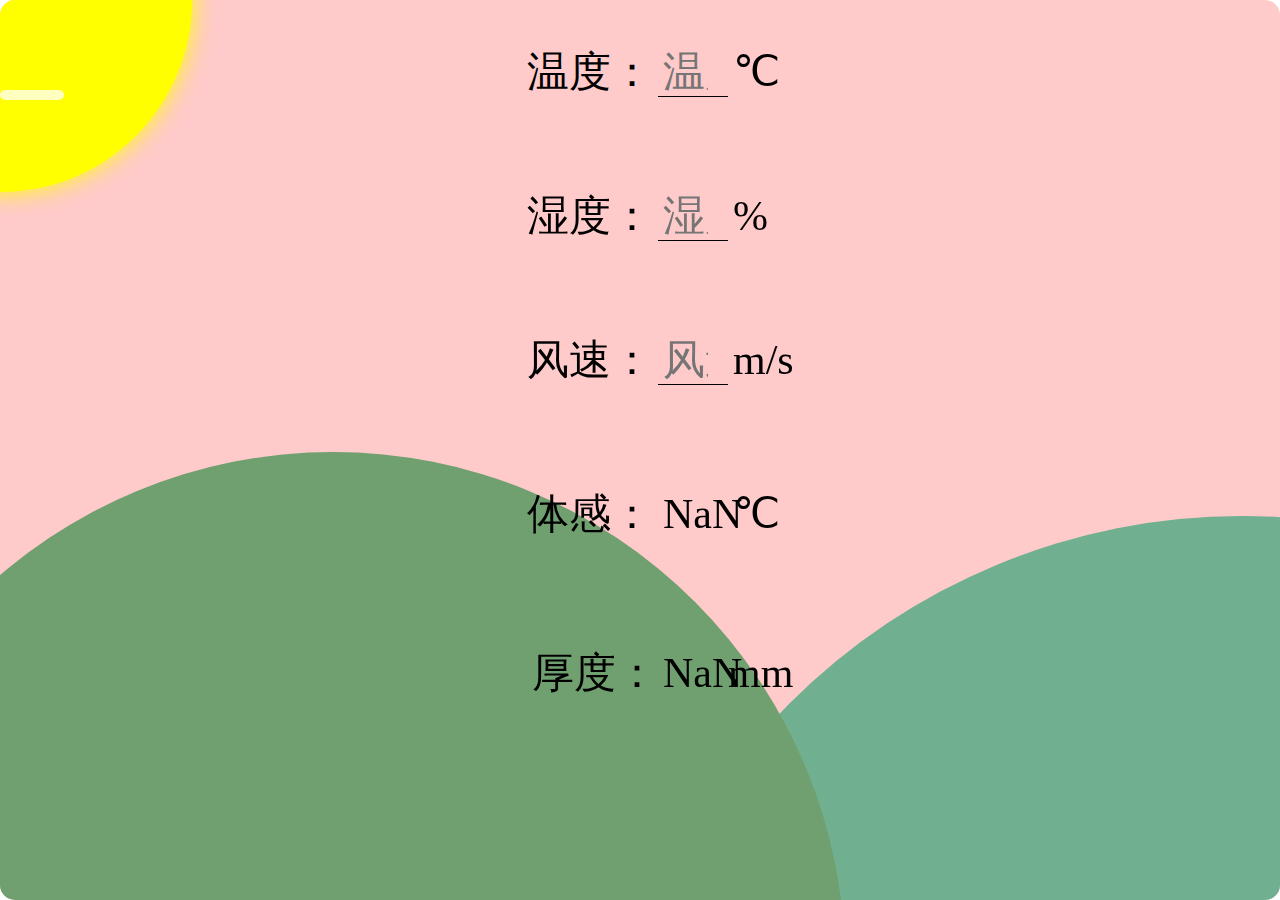
<file: weather.html>
<!DOCTYPE html>
<html>
   <head>
      <meta charset="UTF-8">
      <title>NK Weather</title>
           <style>
                   @keyframes left_to_right{
                           from{left:0%;}
                           to{left:100%;}
                   }
                   @keyframes drop1{
                           from{left:0%;top:0%;}
                           to{left:25%;top:100%;}
                   }
                   @keyframes drop2{
                           from{left:25%;top:0%;}
                           to{left:50%;top:100%;}
                   }
                   @keyframes drop3{
                           from{left:50%;top:0%;}
                           to{left:75%;top:100%;}
                   }
                   @keyframes drop4{
                           from{left:75%;top:0%;}
                           to{left:100%;top:100%;}
                   }
                   #container{
                           overflow:hidden;
                           border-radius:15px;
                           background-color:#ffcaca;
                           text-align:center;
                           line-height:16vh;
                           vertical-align:bottom;
                           justify-content:center;
                           position:fixed;
                           width:100vw;
                           height:100vh;
                           padding:0;
                                   font-size:42px;
                           margin:0;
                                   left:0;
                                           top:0;
                   }
                   #temperature{
                           border:None;
                           border-bottom:solid 1px;
                           width:60px;
                           margin:5px;
                           padding:0px 5px;
                           border-radius:0px;
                           font-size:42px;
                           text-align:center;
                           background-color:transparent;
                   }
                   #relative_humidity{
                           border:None;
                           border-bottom:solid 1px;
                           margin:5px;
                           padding:0px 5px;
                           width:60px;
                           border-radius:0px;
                           font-size:42px;
                           text-align:center;
                           background-color:transparent;
                   }
                   #wind_speed{
                           border:None;
                           border-bottom:solid 1px;
                           width:60px;
                           margin:5px;
                           padding:0px 5px;
                           border-radius:0px;
                           font-size:42px;
                           text-align:center;
                           background-color:transparent;
                   }
                   .unit{
                           margin:0;
                           padding:0;
                           display:inline-block;
                           width:20px;
                           text-align:right;
                   }
                   #feel_like{
                           width:60px;
                           margin:5px;
                           padding:5px;
                           text-align:center;
                           display:inline-block;
                   }
                   #thickness{
                           width:60px;
                           margin:5px;
                           padding:0;
                           display:inline-block;
                           text-align:center;
                   }
                   #circ1{
                           position:absolute;
                           left:-14vw;
                           bottom:-45vw;
                           border-radius:40vw;
                           width:80vw;
                           height:80vw;
                           border:None;
                           background-color:#70a070;
                           z-index:-2;
                   }
                   #circ2{
                           position:absolute;
                           right:-47vw;
                           bottom:-70vw;
                           border-radius:50vw;
                           width:100vw;
                           height:100vw;
                           border:None;
                           background-color:#70b090;
                           z-index:-3;
                   }
                   #sun{
                           position:absolute;
                           left:-15vw;
                           top:-15vw;
                           border-radius:15vw;
                           width:30vw;
                           height:30vw;
                           border:None;
                           box-shadow:0 0 25px yellow;
                           background-color:yellow;
                           z-index:-5;
                   }
                   #cloud1{
                           position:absolute;
                           top:10vh;
                           border-radius:5px;
                           width:5vw;
                           height:10px;
                           background-color:white;
                           opacity:0.75;
                           animation:left_to_right 5s infinite linear;
                           z-index:-4
                   }
                   #cloud2{
                           position:absolute;
                           top:9vh;
                           border-radius:5px;
                           left:-200px;
                           width:5vw;
                           height:10px;
                           opacity:0.75;
                           background-color:white;
                           animation:left_to_right 10s infinite linear;
                           z-index:-4;
                           animation-delay:3s;
                           -webkit-animation-delay:3s;
                   }
                   #cloud3{
                           position:absolute;
                           top:12vh;
                           border-radius:5px;
                           left:-200px;
                           width:5vw;
                           height:10px;
                           opacity:0.75;
                           background-color:white;
                           animation:left_to_right 8s infinite linear;
                           z-index:-4;
                           animation-delay:7s;
                           -webkit-animation-delay:7s;
                   }
                   #cloud4{
                           position:absolute;
                           top:13vh;
                           border-radius:5px;
                           left:-200px;
                           width:5vw;
                           height:10px;
                           opacity:0.75;
                           background-color:white;
                           animation:left_to_right 8s infinite linear;
                           z-index:-4;
                           animation-delay:4s;
                           -webkit-animation-delay:4s;
                   }
                   #rain_drop1{
                           visibility:hidden;
                           position:absolute;
                           top:-30px;
                           width:3px;
                           height:20px;
                           border-radius:1.5px;
                           background-color:#3377bb;
                           opacity:0.5;
                           z-index:-6;
                           animation:drop1 4s linear infinite;
                           -webkit-transform:rotateZ(-15deg);
                           transform:rotateZ(-15deg);
                   }
                   #rain_drop2{
                           visibility:hidden;
                           position:absolute;
                           top:-30px;
                           width:3px;
                           height:20px;
                           border-radius:1.5px;
                           background-color:#3377bb;
                           opacity:0.5;
                           z-index:-6;
                           animation:drop1 4s linear infinite;
                           animation-delay: 2s;
                           -webkit-transform:rotateZ(-15deg);
                           transform:rotateZ(-15deg);
                   }
                   #rain_drop3{
                           visibility:hidden;
                           position:absolute;
                           top:-30px;
                           width:3px;
                           height:20px;
                           border-radius:1.5px;
                           background-color:#3377bb;
                           opacity:0.5;
                           z-index:-6;
                           animation:drop2 4s linear infinite;
                           animation-delay:1s;
                           -webkit-transform:rotateZ(-15deg);
                           transform:rotateZ(-15deg);
                   }
                   #rain_drop4{
                           visibility:hidden;
                           position:absolute;
                           top:-30px;
                           width:3px;
                           height:20px;
                           border-radius:1.5px;
                           background-color:#3377bb;
                           opacity:0.5;
                           z-index:-6;
                           animation:drop2 4s linear infinite;
                           animation-delay: 3s;
                           -webkit-transform:rotateZ(-15deg);
                           transform:rotateZ(-15deg);
                   }
                   #rain_drop5{
                           visibility:hidden;
                           position:absolute;
                           top:-30px;
                           width:3px;
                           height:20px;
                           border-radius:1.5px;
                           background-color:#3377bb;
                           opacity:0.5;
                           z-index:-6;
                           animation:drop3 4s linear infinite;
                           animation-delay:1.5s;
                           -webkit-transform:rotateZ(-15deg);
                           transform:rotateZ(-15deg);
                   }
                   #rain_drop6{
                           visibility:hidden;
                           position:absolute;
                           top:-30px;
                           width:3px;
                           height:20px;
                           border-radius:1.5px;
                           background-color:#3377bb;
                           opacity:0.5;
                           z-index:-6;
                           animation:drop3 4s linear infinite;
                           animation-delay: 2.8s;
                           -webkit-transform:rotateZ(-15deg);
                           transform:rotateZ(-15deg);
                   }
                   #rain_drop7{
                           visibility:hidden;
                           position:absolute;
                           top:-30px;
                           width:3px;
                           height:20px;
                           border-radius:1.5px;
                           background-color:#3377bb;
                           opacity:0.5;
                           z-index:-6;
                           animation:drop4 4s linear infinite;
                           animation-delay:0.2s;
                           -webkit-transform:rotateZ(-15deg);
                           transform:rotateZ(-15deg);
                   }
                   #rain_drop8{
                           visibility:hidden;
                           position:absolute;
                           top:-30px;
                           width:3px;
                           height:20px;
                           border-radius:1.5px;
                           background-color:#3377bb;
                           opacity:0.5;
                           z-index:-6;
                           animation:drop4 4s linear infinite;
                           animation-delay: 3.2s;
                           -webkit-transform:rotateZ(-15deg);
                           transform:rotateZ(-15deg);
                   }
           </style>
   </head>
        
   <body><div id = "container">
           <div id = "circ1"></div>
           <div id = "circ2"></div>
           <div id = "cloud1"></div>
           <div id = "cloud2"></div>
           <div id = "cloud3"></div>
           <div id = "cloud4"></div>
           <div id = "rain_drop1"></div>
           <div id = "rain_drop2"></div>
           <div id = "rain_drop3"></div>
           <div id = "rain_drop4"></div>
           <div id = "rain_drop5"></div>
           <div id = "rain_drop6"></div>
           <div id = "rain_drop7"></div>
           <div id = "rain_drop8"></div>
           <div id = "sun"></div>
           温度：<input id = "temperature" type = 'number' placeholder = "温度"/><span class = 'unit'>℃</span><br/>
           湿度：<input id = "relative_humidity" type = 'number' placeholder = "湿度"/><span class = 'unit'>%</span><br/>
           风速：<input id = "wind_speed" type = 'number' placeholder = "风速"/><span class = 'unit'>m/s</span><br/>
           体感：<div id = "feel_like">feel_like</div><span class = 'unit'>℃</span></br>
           厚度：<div id = "thickness">sickness</div><span class = 'unit'>mm</span>
           </div>
           <script>
                   function apply(stuff){
                           var temp = stuff['now'];
                           var at = temp['feelsLike'];
                           var rh = temp['humidity'];
                           var t = temp['temp'];
                           var v = temp['windSpeed'];
                           var cond = temp['text'];
                           document.getElementById("temperature").value = t;
                           document.getElementById("relative_humidity").value = rh;
                           document.getElementById("wind_speed").value = v;
                           document.getElementById("feel_like").innerHTML = at;
                           if (cond == "阴")document.getElementById("sun").style.opacity=0.75;
                           if (cond == "雾"||cond == "霾")document.getElementById("container").style.filter="blur(1px) saturate(60%)";
                           for (var i = 0;i<cond.length;++i){
                                   if (cond[i] == "雨"||cond[i] == "雪"){
                                           for (var idx = 1;idx<9;++idx){
                                                   document.getElementById("rain_drop"+idx).style.visibility = "visible";
                                           }
                                   }
                           }
                   }
        function post(contentsus){
                        var httpRequest = new XMLHttpRequest();
                        httpRequest.open("GET","https://devapi.qweather.com/v7/weather/now?location=101031500&key=00b38cba828149d1ad759d2fa8f270b6",true);
                        httpRequest.send();
                        httpRequest.onreadystatechange=function(){
                          if(httpRequest.readyState == 4 && httpRequest.status == 200){
                                 apply(JSON.parse(httpRequest.responseText));
                                 }
                        };
                }
                   function calc(){
                           var T = parseInt(document.getElementById("temperature").value);
                           var v = parseInt(document.getElementById("wind_speed").value);
                           var RH = parseInt(document.getElementById("relative_humidity").value);
                           var e = RH*6.105/100*Math.exp(17.27*T/(237.15+T));
                           var AT = 1.07*T+0.2*e-0.65*v-2.7;
                           if (AT < 0) document.getElementById("feel_like").innerHTML = AT.toFixed();
                           else document.getElementById("feel_like").innerHTML = AT.toFixed(1);
                           document.getElementById("thickness").innerHTML = (0.61*(25.8-AT)/(1-0.01165*v*v)).toFixed();
                   }
                post();
                setInterval("calc()",100);
           </script>
   </body>
</html>
</file>
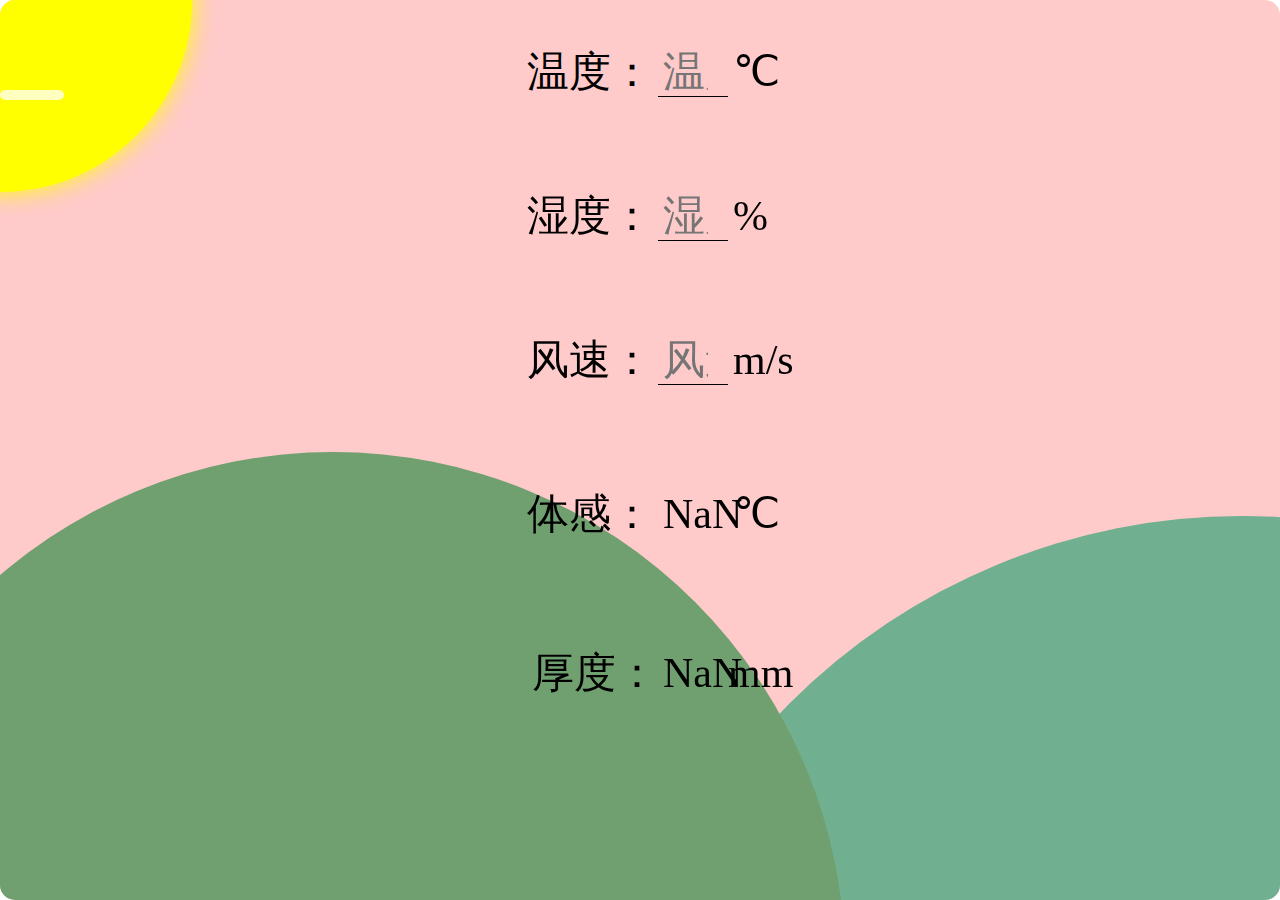
<file: weather_rain.html>
<!DOCTYPE html>
<html>
   <head>
      <meta charset="UTF-8">
      <title>NK Weather</title>
           <style>
                   @keyframes left_to_right{
                           from{left:0%;}
                           to{left:100%;}
                   }
                   @keyframes drop1{
                           from{left:0%;top:0%;}
                           to{left:25%;top:100%;}
                   }
                   @keyframes drop2{
                           from{left:25%;top:0%;}
                           to{left:50%;top:100%;}
                   }
                   @keyframes drop3{
                           from{left:50%;top:0%;}
                           to{left:75%;top:100%;}
                   }
                   @keyframes drop4{
                           from{left:75%;top:0%;}
                           to{left:100%;top:100%;}
                   }
                   #container{
                           overflow:hidden;
                           border-radius:15px;
                           background-color:#ffcaca;
                           text-align:center;
                           line-height:16vh;
                           vertical-align:bottom;
                           justify-content:center;
                           position:fixed;
                           width:100vw;
                           height:100vh;
                           padding:0;
                                   font-size:42px;
                           margin:0;
                                   left:0;
                                           top:0;
                   }
                   #temperature{
                           border:None;
                           border-bottom:solid 1px;
                           width:60px;
                           margin:5px;
                           padding:0px 5px;
                           border-radius:0px;
                           font-size:42px;
                           text-align:center;
                           background-color:transparent;
                   }
                   #relative_humidity{
                           border:None;
                           border-bottom:solid 1px;
                           margin:5px;
                           padding:0px 5px;
                           width:60px;
                           border-radius:0px;
                           font-size:42px;
                           text-align:center;
                           background-color:transparent;
                   }
                   #wind_speed{
                           border:None;
                           border-bottom:solid 1px;
                           width:60px;
                           margin:5px;
                           padding:0px 5px;
                           border-radius:0px;
                           font-size:42px;
                           text-align:center;
                           background-color:transparent;
                   }
                   .unit{
                           margin:0;
                           padding:0;
                           display:inline-block;
                           width:20px;
                           text-align:right;
                   }
                   #feel_like{
                           width:60px;
                           margin:5px;
                           padding:5px;
                           text-align:center;
                           display:inline-block;
                   }
                   #thickness{
                           width:60px;
                           margin:5px;
                           padding:0;
                           display:inline-block;
                           text-align:center;
                   }
                   #circ1{
                           position:absolute;
                           left:-14vw;
                           bottom:-45vw;
                           border-radius:40vw;
                           width:80vw;
                           height:80vw;
                           border:None;
                           background-color:#70a070;
                           z-index:-2;
                   }
                   #circ2{
                           position:absolute;
                           right:-47vw;
                           bottom:-70vw;
                           border-radius:50vw;
                           width:100vw;
                           height:100vw;
                           border:None;
                           background-color:#70b090;
                           z-index:-3;
                   }
                   #sun{
                           position:absolute;
                           left:-15vw;
                           top:-15vw;
                           border-radius:15vw;
                           width:30vw;
                           height:30vw;
                           border:None;
                           box-shadow:0 0 25px yellow;
                           background-color:yellow;
                           z-index:-5;
                   }
                   #cloud1{
                           position:absolute;
                           top:10vh;
                           border-radius:5px;
                           width:5vw;
                           height:10px;
                           background-color:white;
                           opacity:0.75;
                           animation:left_to_right 5s infinite linear;
                           z-index:-4
                   }
                   #cloud2{
                           position:absolute;
                           top:9vh;
                           border-radius:5px;
                           left:-200px;
                           width:5vw;
                           height:10px;
                           opacity:0.75;
                           background-color:white;
                           animation:left_to_right 10s infinite linear;
                           z-index:-4;
                           animation-delay:3s;
                           -webkit-animation-delay:3s;
                   }
                   #cloud3{
                           position:absolute;
                           top:12vh;
                           border-radius:5px;
                           left:-200px;
                           width:5vw;
                           height:10px;
                           opacity:0.75;
                           background-color:white;
                           animation:left_to_right 8s infinite linear;
                           z-index:-4;
                           animation-delay:7s;
                           -webkit-animation-delay:7s;
                   }
                   #cloud4{
                           position:absolute;
                           top:13vh;
                           border-radius:5px;
                           left:-200px;
                           width:5vw;
                           height:10px;
                           opacity:0.75;
                           background-color:white;
                           animation:left_to_right 8s infinite linear;
                           z-index:-4;
                           animation-delay:4s;
                           -webkit-animation-delay:4s;
                   }
                   #rain_drop1{
                           visibility:hidden;
                           position:absolute;
                           top:-30px;
                           width:3px;
                           height:20px;
                           border-radius:1.5px;
                           background-color:#3377bb;
                           opacity:0.5;
                           z-index:-6;
                           animation:drop1 4s linear infinite;
                           -webkit-transform:rotateZ(-15deg);
                           transform:rotateZ(-15deg);
                   }
                   #rain_drop2{
                           visibility:hidden;
                           position:absolute;
                           top:-30px;
                           width:3px;
                           height:20px;
                           border-radius:1.5px;
                           background-color:#3377bb;
                           opacity:0.5;
                           z-index:-6;
                           animation:drop1 4s linear infinite;
                           animation-delay: 2s;
                           -webkit-transform:rotateZ(-15deg);
                           transform:rotateZ(-15deg);
                   }
                   #rain_drop3{
                           visibility:hidden;
                           position:absolute;
                           top:-30px;
                           width:3px;
                           height:20px;
                           border-radius:1.5px;
                           background-color:#3377bb;
                           opacity:0.5;
                           z-index:-6;
                           animation:drop2 4s linear infinite;
                           animation-delay:1s;
                           -webkit-transform:rotateZ(-15deg);
                           transform:rotateZ(-15deg);
                   }
                   #rain_drop4{
                           visibility:hidden;
                           position:absolute;
                           top:-30px;
                           width:3px;
                           height:20px;
                           border-radius:1.5px;
                           background-color:#3377bb;
                           opacity:0.5;
                           z-index:-6;
                           animation:drop2 4s linear infinite;
                           animation-delay: 3s;
                           -webkit-transform:rotateZ(-15deg);
                           transform:rotateZ(-15deg);
                   }
                   #rain_drop5{
                           visibility:hidden;
                           position:absolute;
                           top:-30px;
                           width:3px;
                           height:20px;
                           border-radius:1.5px;
                           background-color:#3377bb;
                           opacity:0.5;
                           z-index:-6;
                           animation:drop3 4s linear infinite;
                           animation-delay:1.5s;
                           -webkit-transform:rotateZ(-15deg);
                           transform:rotateZ(-15deg);
                   }
                   #rain_drop6{
                           visibility:hidden;
                           position:absolute;
                           top:-30px;
                           width:3px;
                           height:20px;
                           border-radius:1.5px;
                           background-color:#3377bb;
                           opacity:0.5;
                           z-index:-6;
                           animation:drop3 4s linear infinite;
                           animation-delay: 2.8s;
                           -webkit-transform:rotateZ(-15deg);
                           transform:rotateZ(-15deg);
                   }
                   #rain_drop7{
                           visibility:hidden;
                           position:absolute;
                           top:-30px;
                           width:3px;
                           height:20px;
                           border-radius:1.5px;
                           background-color:#3377bb;
                           opacity:0.5;
                           z-index:-6;
                           animation:drop4 4s linear infinite;
                           animation-delay:0.2s;
                           -webkit-transform:rotateZ(-15deg);
                           transform:rotateZ(-15deg);
                   }
                   #rain_drop8{
                           visibility:hidden;
                           position:absolute;
                           top:-30px;
                           width:3px;
                           height:20px;
                           border-radius:1.5px;
                           background-color:#3377bb;
                           opacity:0.5;
                           z-index:-6;
                           animation:drop4 4s linear infinite;
                           animation-delay: 3.2s;
                           -webkit-transform:rotateZ(-15deg);
                           transform:rotateZ(-15deg);
                   }
           </style>
   </head>
        
   <body><div id = "container">
           <div id = "circ1"></div>
           <div id = "circ2"></div>
           <div id = "cloud1"></div>
           <div id = "cloud2"></div>
           <div id = "cloud3"></div>
           <div id = "cloud4"></div>
           <div id = "rain_drop1"></div>
           <div id = "rain_drop2"></div>
           <div id = "rain_drop3"></div>
           <div id = "rain_drop4"></div>
           <div id = "rain_drop5"></div>
           <div id = "rain_drop6"></div>
           <div id = "rain_drop7"></div>
           <div id = "rain_drop8"></div>
           <div id = "sun"></div>
           温度：<input id = "temperature" type = 'number' placeholder = "温度"/><span class = 'unit'>℃</span><br/>
           湿度：<input id = "relative_humidity" type = 'number' placeholder = "湿度"/><span class = 'unit'>%</span><br/>
           风速：<input id = "wind_speed" type = 'number' placeholder = "风速"/><span class = 'unit'>m/s</span><br/>
           体感：<div id = "feel_like">feel_like</div><span class = 'unit'>℃</span></br>
           厚度：<div id = "thickness">sickness</div><span class = 'unit'>mm</span>
           </div>
           <script>
                   function apply(stuff){
                           var temp = stuff['HeWeather6'][0]['now'];
                           var at = temp['fl'];
                           var rh = temp['hum'];
                           var t = temp['tmp'];
                           var v = (temp['wind_spd']/3.6).toFixed();
                           var cond = temp['cond_txt'];
                           document.getElementById("temperature").value = t;
                           document.getElementById("relative_humidity").value = rh;
                           document.getElementById("wind_speed").value = v;
                           document.getElementById("feel_like").innerHTML = at;
                           if (cond == "阴")document.getElementById("sun").style.opacity=0.75;
                           if (cond == "雾"||cond == "霾")document.getElementById("container").style.filter="blur(1px) saturate(60%)";
                           for (var i = 0;i<cond.length;++i){
                                   if (true){
                                           for (var idx = 1;idx<9;++idx){
                                                   document.getElementById("rain_drop"+idx).style.visibility = "visible";
                                           }
                                   }
                           }
                   }
        function post(contentsus){
                        var httpRequest = new XMLHttpRequest();
                        httpRequest.open("POST","https://free-api.heweather.net/s6/weather/now?location=120104&key=00b38cba828149d1ad759d2fa8f270b6",true);
                        httpRequest.send();
                        httpRequest.onreadystatechange=function(){
                          if(httpRequest.readyState == 4 && httpRequest.status == 200){
                                 apply(JSON.parse(httpRequest.responseText));
                                 }
                        };
                }
                   function calc(){
                           var T = parseInt(document.getElementById("temperature").value);
                           var v = parseInt(document.getElementById("wind_speed").value);
                           var RH = parseInt(document.getElementById("relative_humidity").value);
                           var e = RH*6.105/100*Math.exp(17.27*T/(237.15+T));
                           var AT = 1.07*T+0.2*e-0.65*v-2.7;
                           document.getElementById("feel_like").innerHTML = AT.toFixed(1);
                           document.getElementById("thickness").innerHTML = (0.61*(25.8-AT)/(1-0.01165*v*v)).toFixed();
                   }
                post();
                setInterval("calc()",100);
           </script>
   </body>
</html>
</file>
